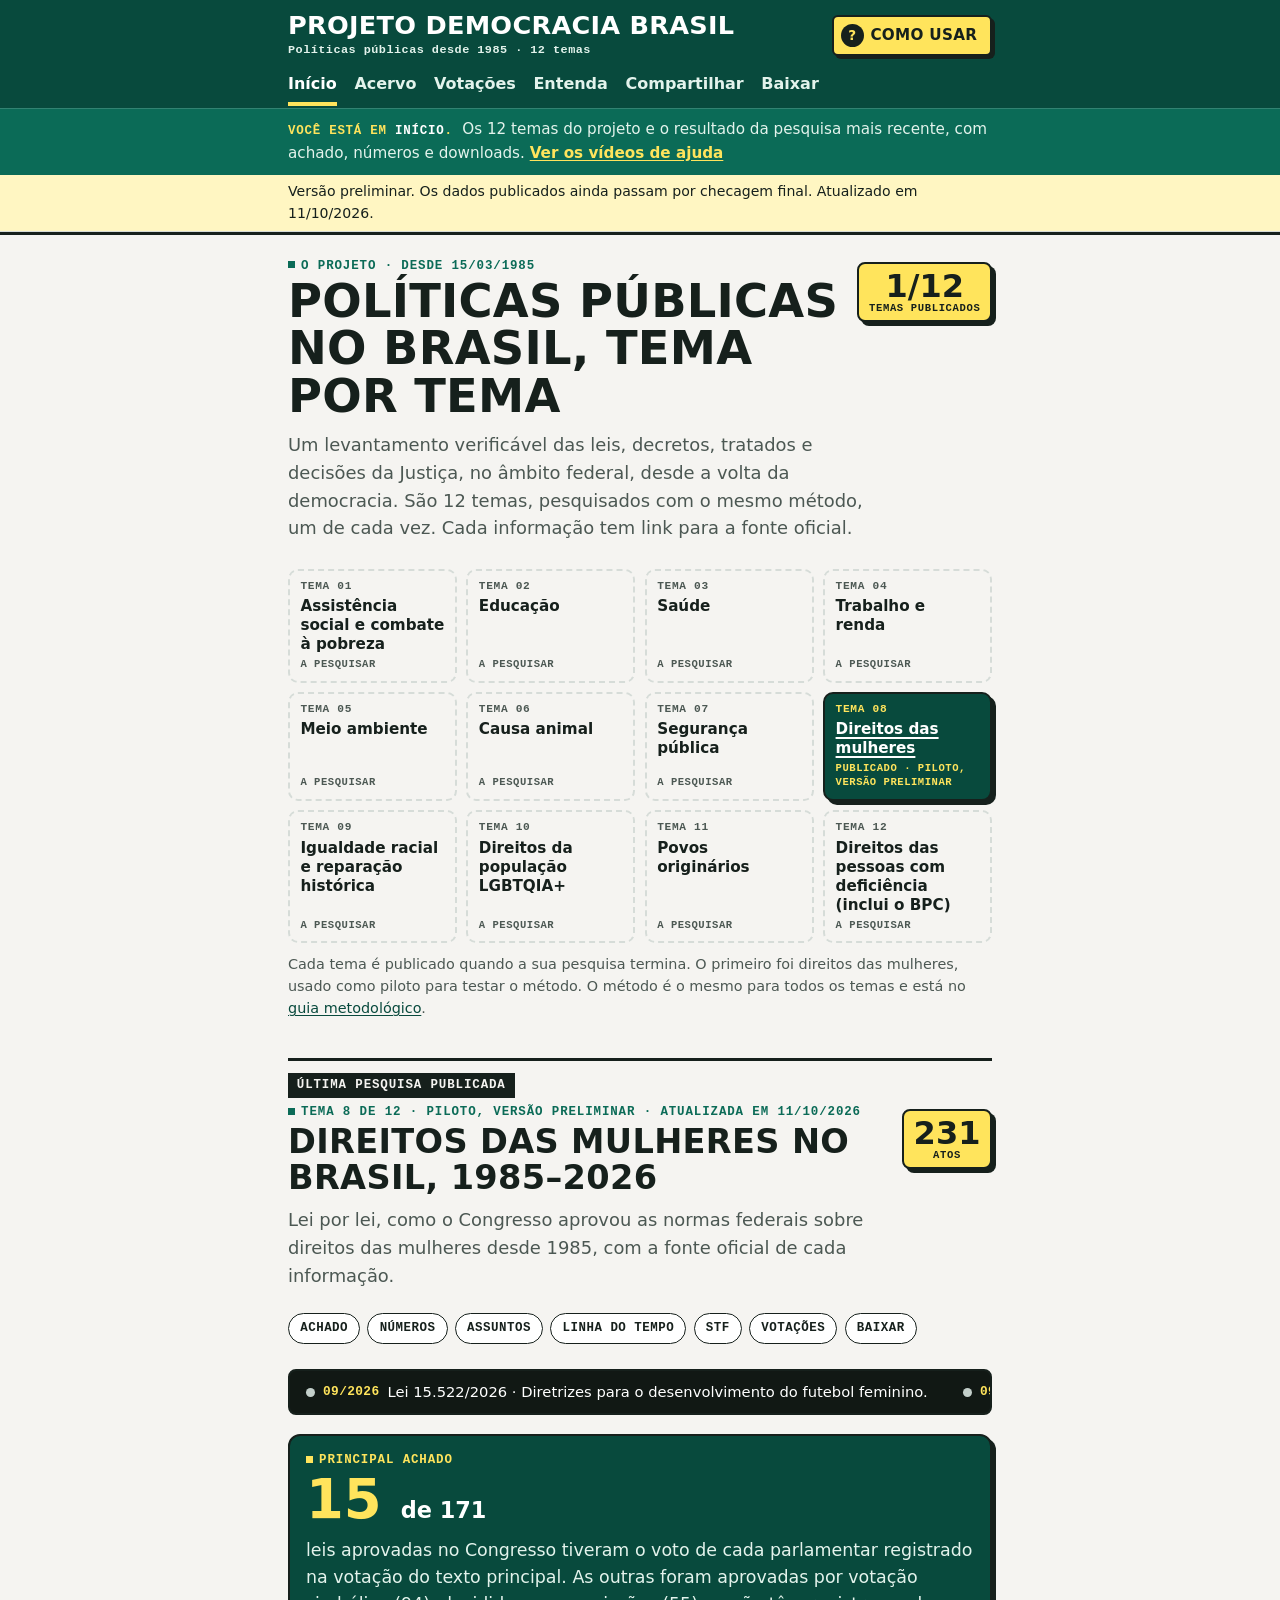
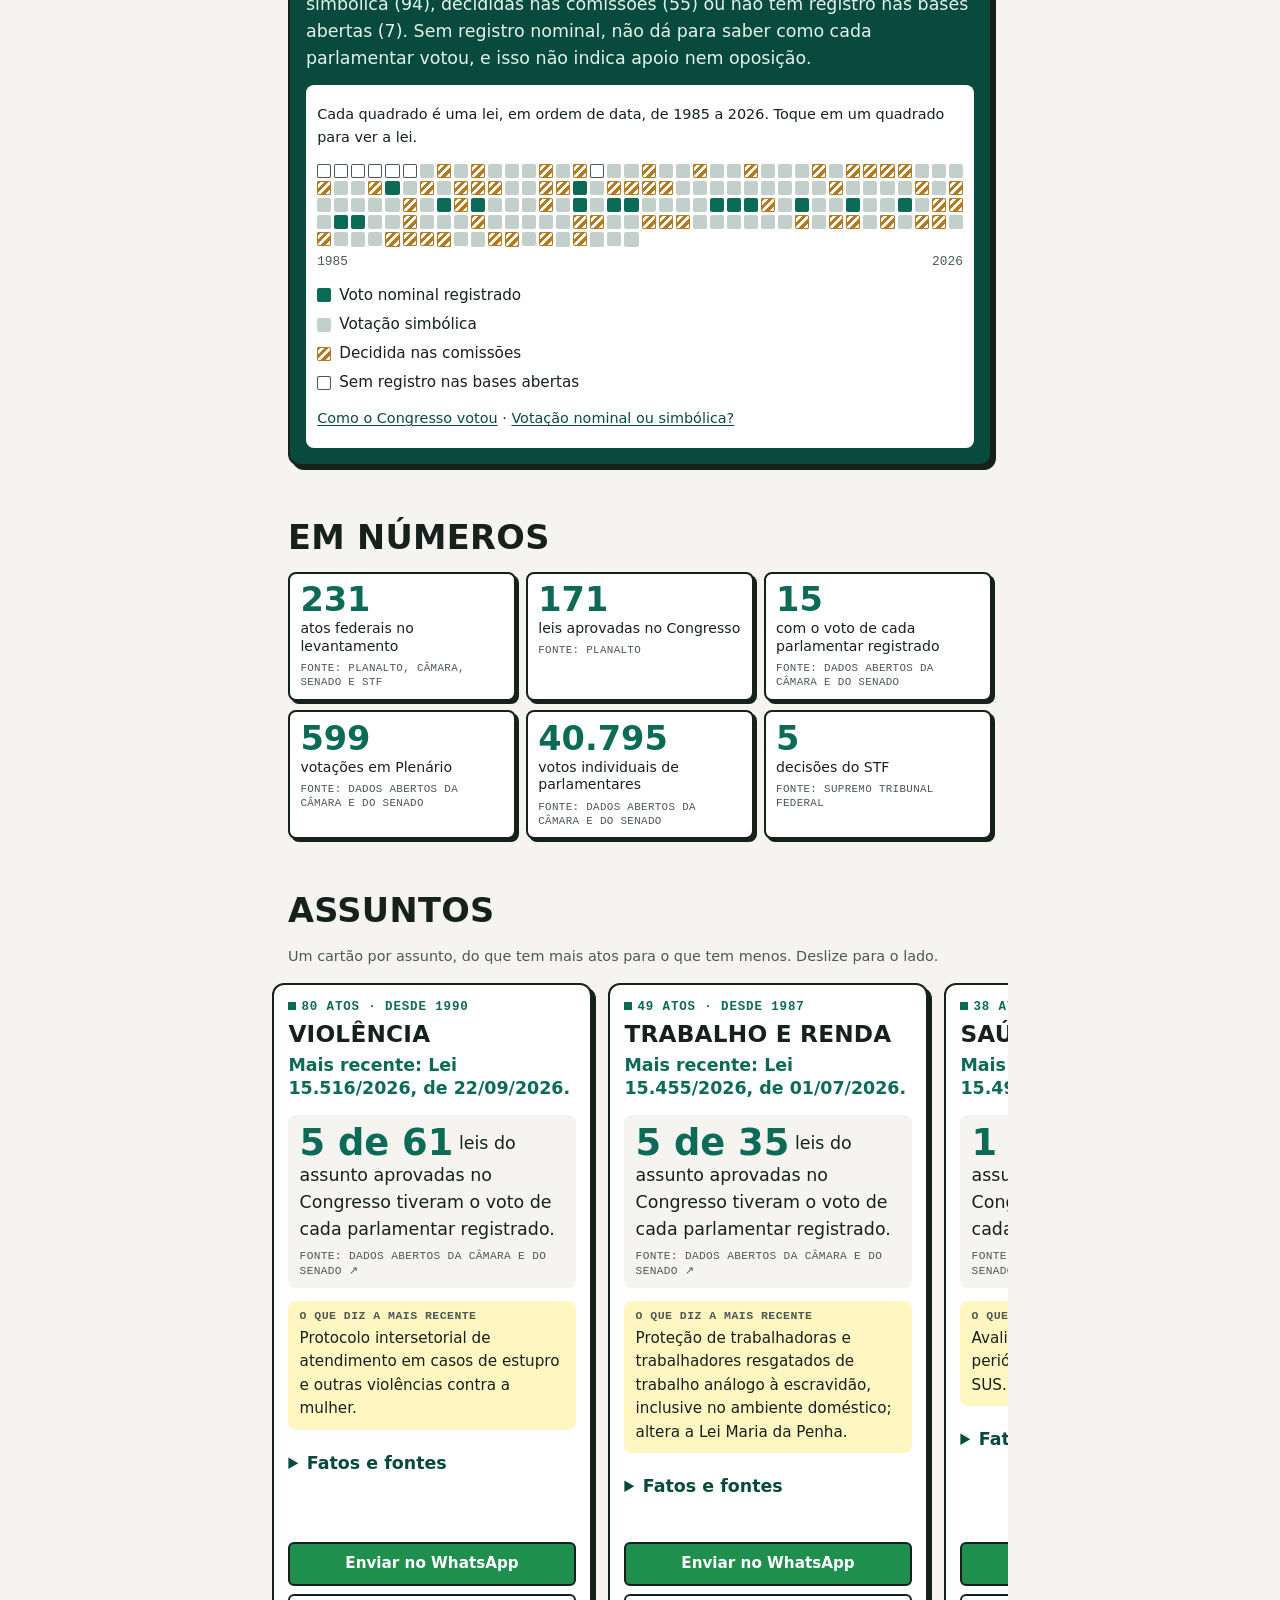
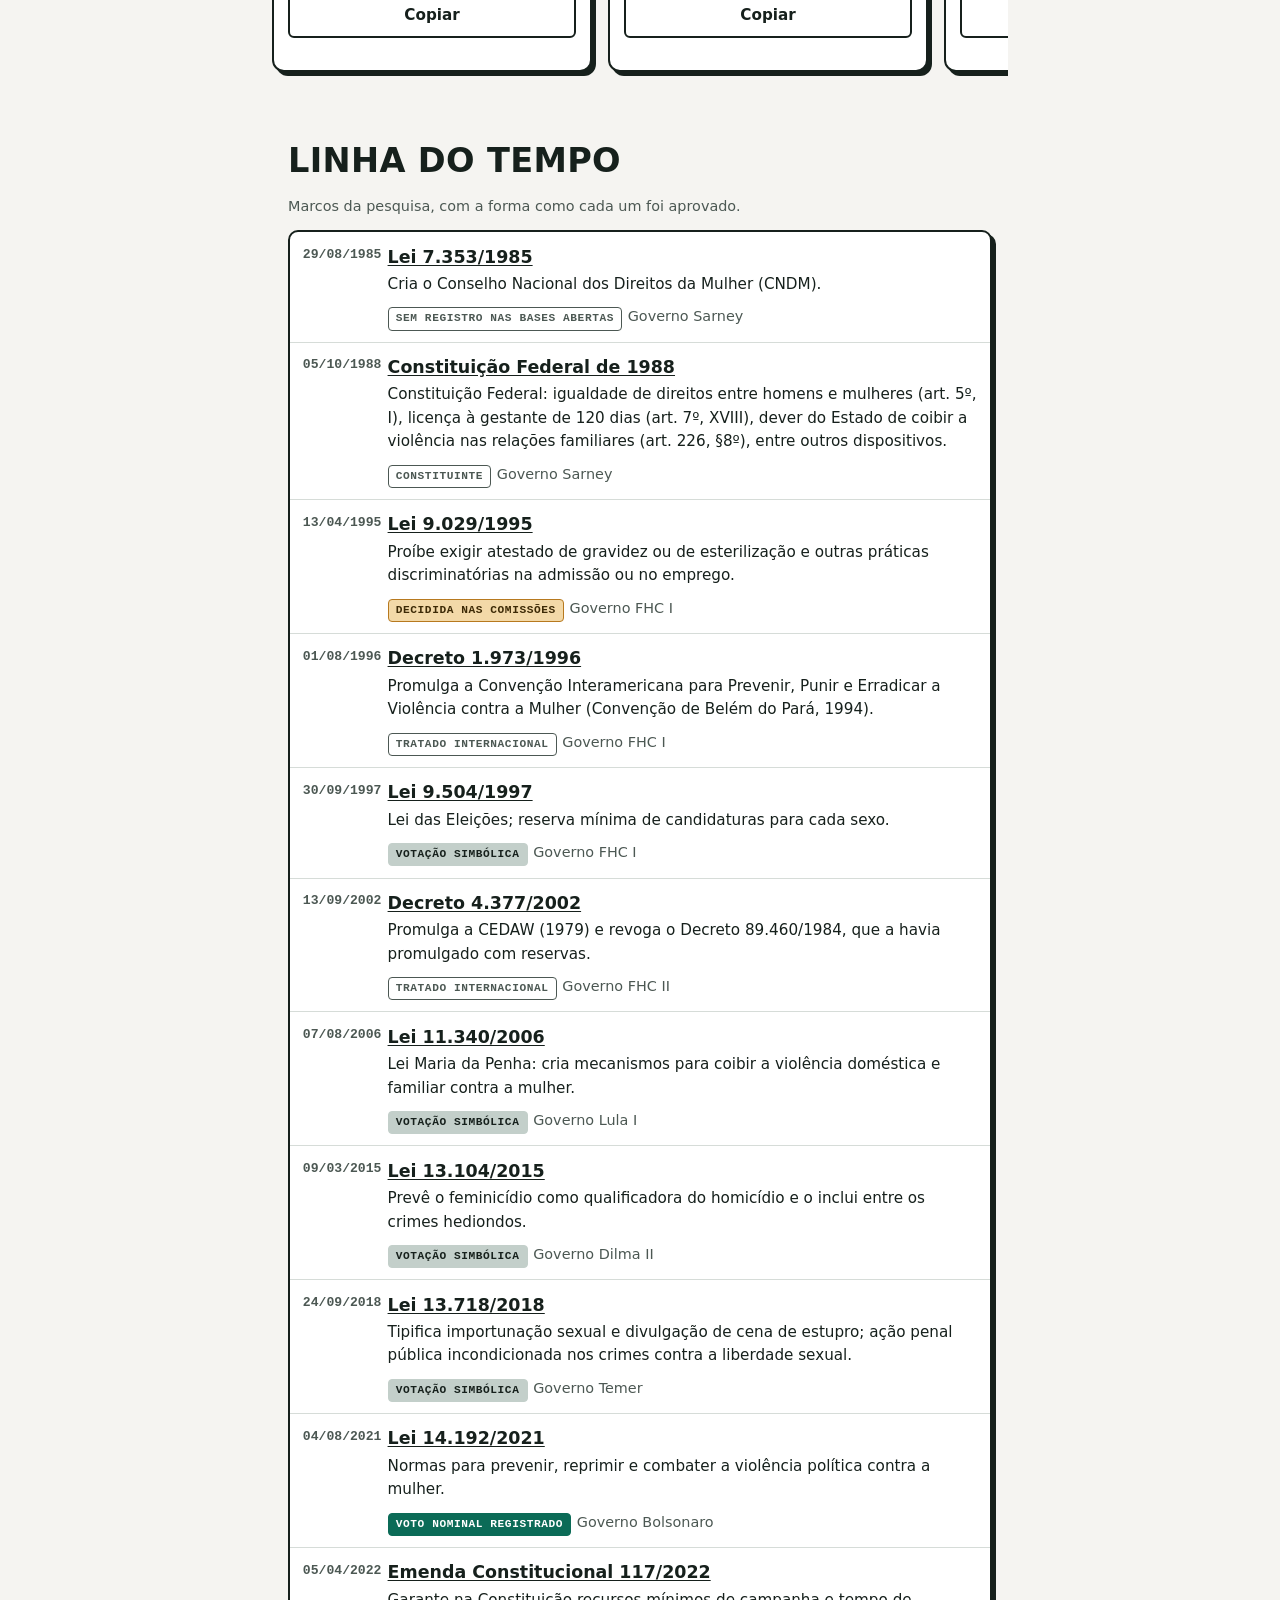
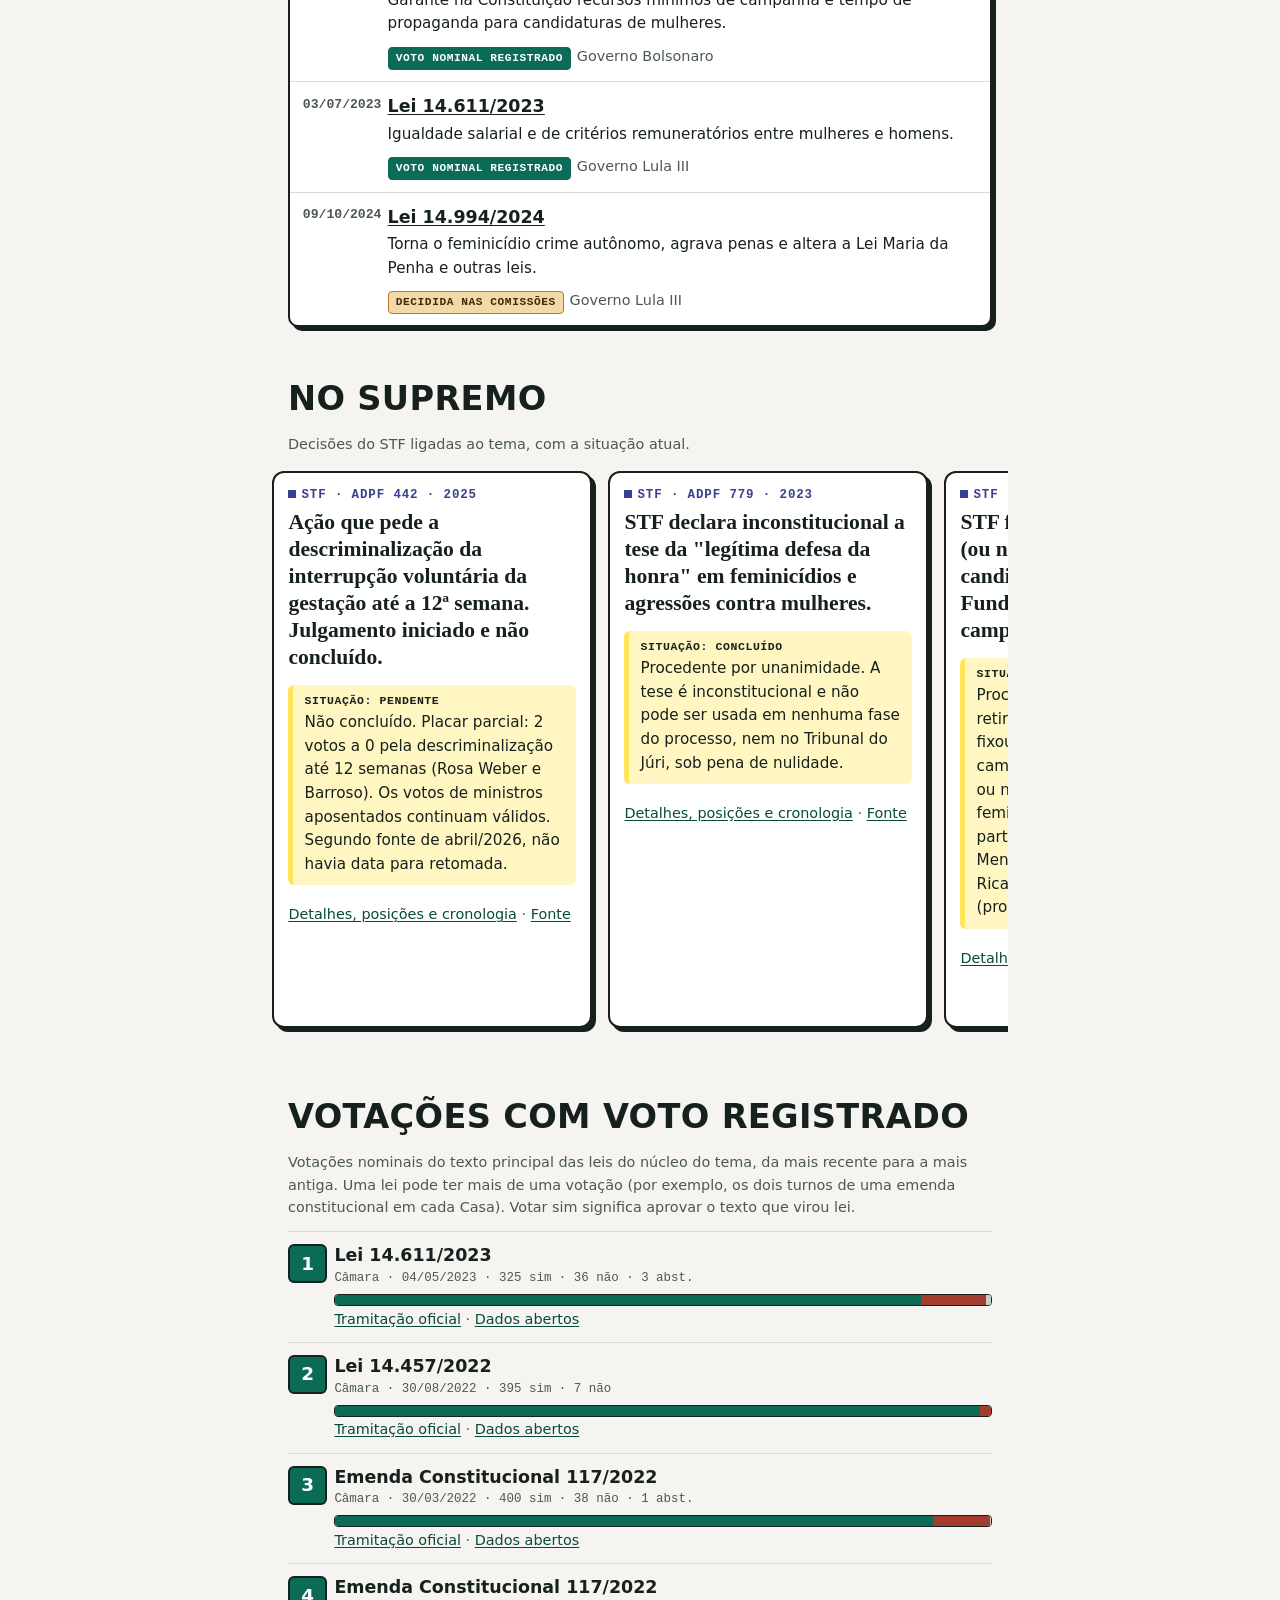
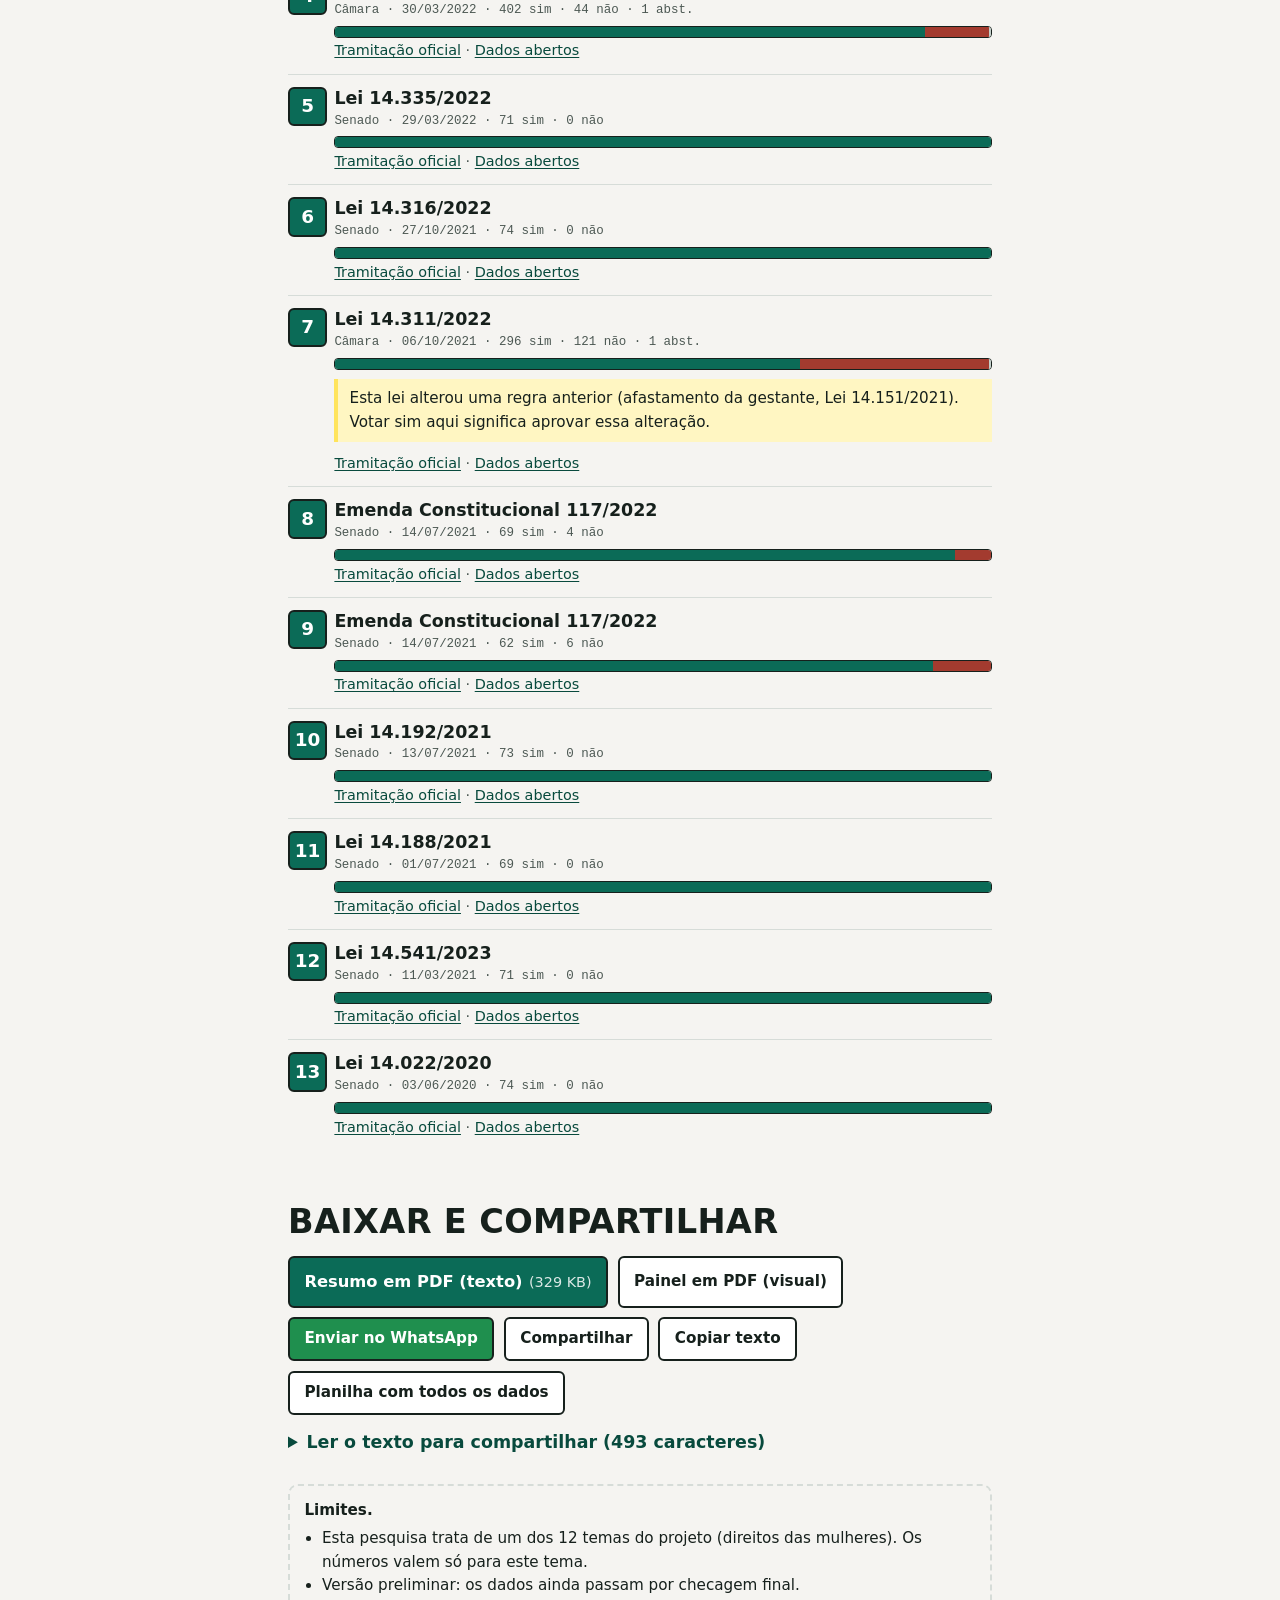
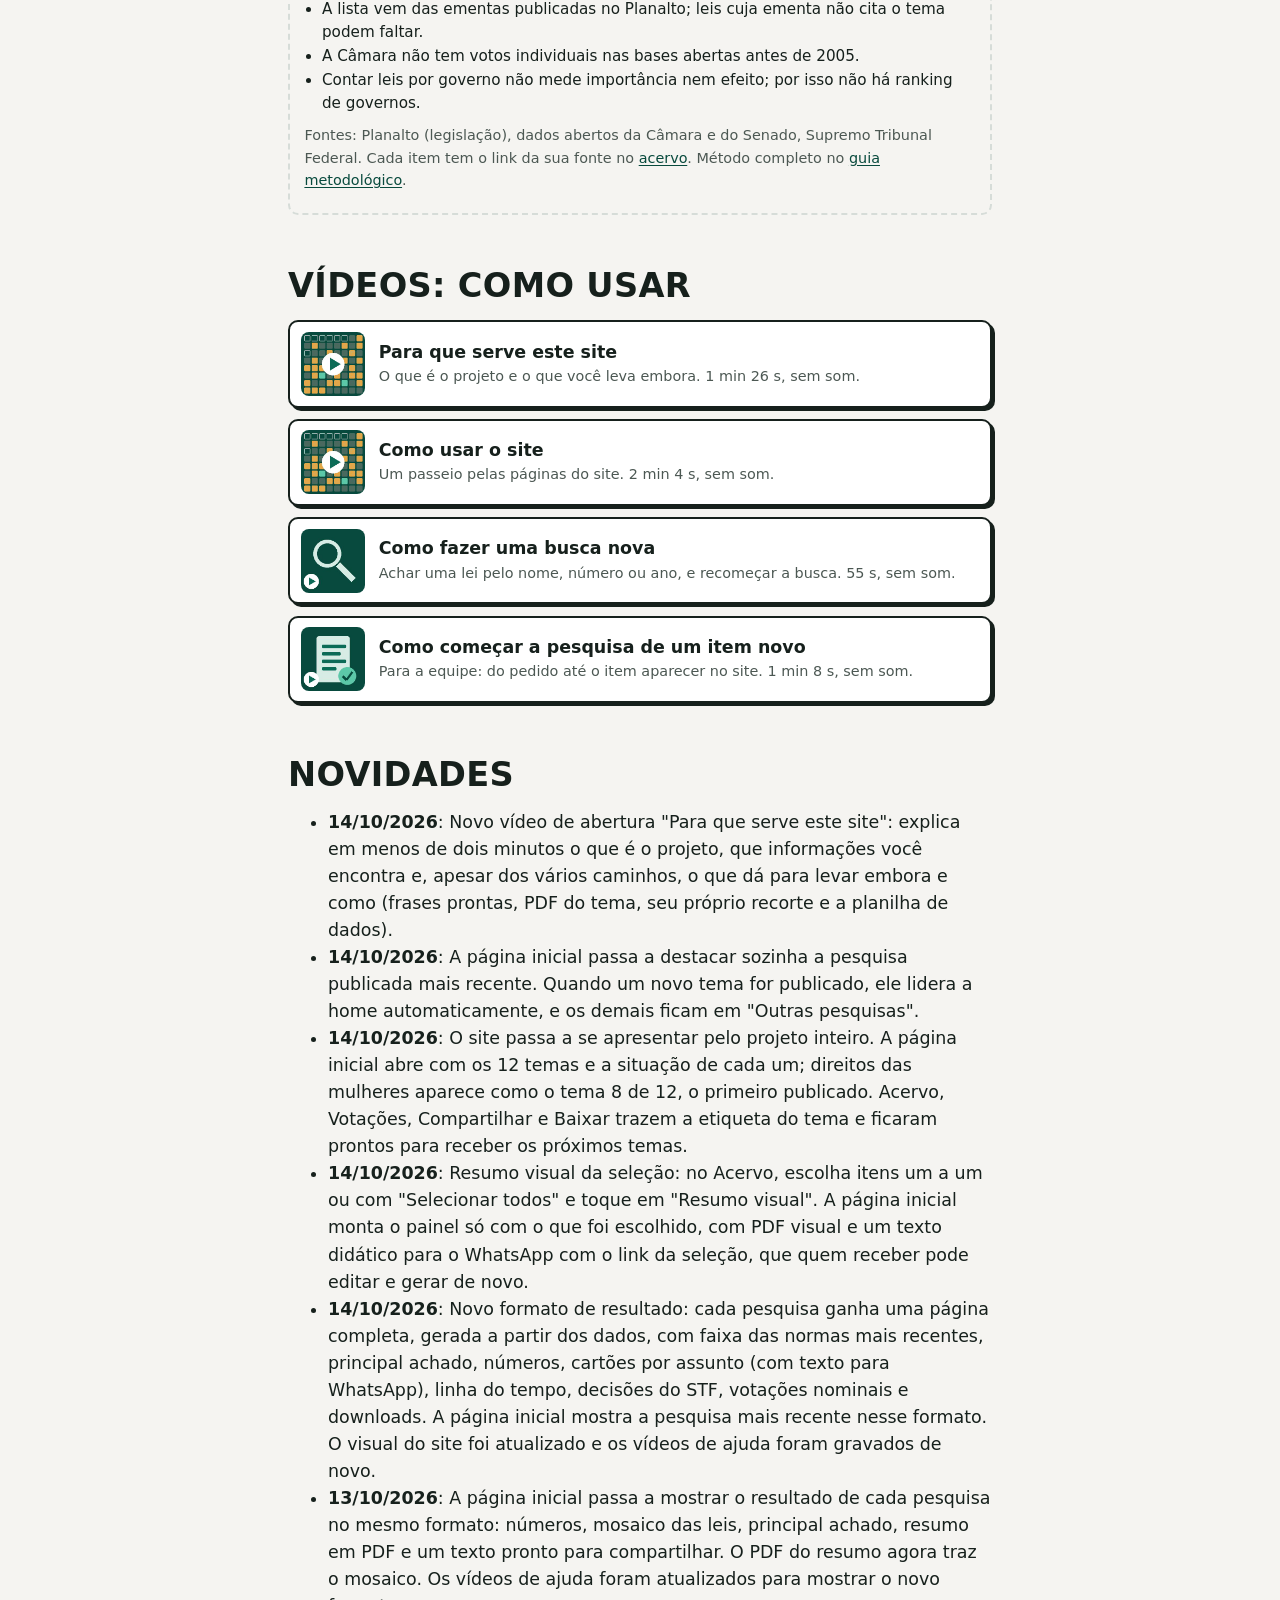
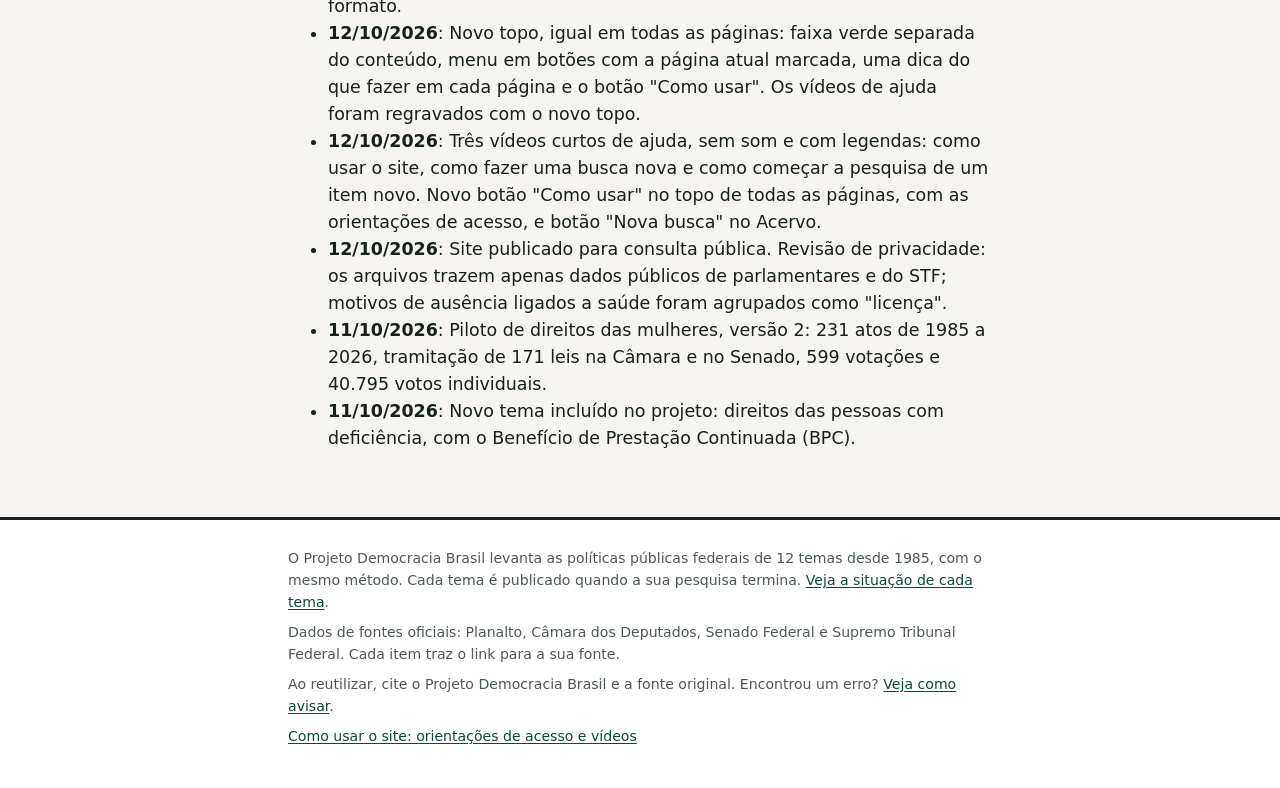
<file: index.html>
<!doctype html>
<html lang="pt-BR">
<head>
<meta charset="utf-8">
<meta name="viewport" content="width=device-width,initial-scale=1">
<title>Projeto Democracia Brasil</title>
<meta name="description" content="Levantamento verificável das políticas públicas federais no Brasil desde 1985, em 12 temas, com fontes oficiais.">
<meta property="og:title" content="Projeto Democracia Brasil">
<meta property="og:description" content="Levantamento verificável das políticas públicas federais no Brasil desde 1985, em 12 temas, com fontes oficiais.">
<meta name="theme-color" content="#084a3d">
<link rel="icon" href="assets/icone.svg" type="image/svg+xml">
<link rel="stylesheet" href="assets/estilo.css?v=e6513063">
</head>
<body>
<a class="pular" href="#conteudo">Pular para o conteúdo</a>
<header class="topo">
<div class="topo-marca"><div class="coluna">
<a class="marca-site" href="index.html">Projeto Democracia Brasil<span class="marca-sub">Políticas públicas desde 1985 · 12 temas</span></a>
<a class="ajuda" href="como-usar.html"><span aria-hidden="true">?</span>Como usar</a>
</div></div>
<nav class="menu" aria-label="Seções"><div class="coluna"><a href="index.html" aria-current="page">Início</a><a href="acervo.html">Acervo</a><a href="votacoes.html">Votações</a><a href="entenda.html">Entenda</a><a href="compartilhar.html">Compartilhar</a><a href="baixar.html">Baixar</a></div></nav>
<div class="orientacao"><div class="coluna"><span class="voce">Você está em <strong>Início</strong>.</span> Os 12 temas do projeto e o resultado da pesquisa mais recente, com achado, números e downloads. <a href="como-usar.html#videos">Ver os vídeos de ajuda</a></div></div>
<div class="aviso"><div class="coluna">Versão preliminar. Os dados publicados ainda passam por checagem final. Atualizado em 11/10/2026.</div></div>
</header>
<main id="conteudo"><div class="coluna">

<section class="projeto" id="temas" aria-labelledby="titulo-projeto">
<div class="r-abertura">
<div><p class="rotulo">O projeto · desde 15/03/1985</p>
<h1 id="titulo-projeto">Políticas públicas no Brasil, tema por tema</h1></div>
<div class="contador" aria-label="1 de 12 temas publicados"><strong>1/12</strong><span>temas publicados</span></div>
<p class="lead">Um levantamento verificável das leis, decretos, tratados e decisões da Justiça, no âmbito federal, desde a volta da democracia. São 12 temas, pesquisados com o mesmo método, um de cada vez. Cada informação tem link para a fonte oficial.</p>
</div>
<ol class="temas" aria-label="Os 12 temas do projeto"><li><span class="num">Tema 01</span><span class="nome">Assistência social e combate à pobreza</span><span class="situ">A pesquisar</span></li><li><span class="num">Tema 02</span><span class="nome">Educação</span><span class="situ">A pesquisar</span></li><li><span class="num">Tema 03</span><span class="nome">Saúde</span><span class="situ">A pesquisar</span></li><li><span class="num">Tema 04</span><span class="nome">Trabalho e renda</span><span class="situ">A pesquisar</span></li><li><span class="num">Tema 05</span><span class="nome">Meio ambiente</span><span class="situ">A pesquisar</span></li><li><span class="num">Tema 06</span><span class="nome">Causa animal</span><span class="situ">A pesquisar</span></li><li><span class="num">Tema 07</span><span class="nome">Segurança pública</span><span class="situ">A pesquisar</span></li><li class="publicado"><a href="pesquisa-direitos-das-mulheres.html"><span class="num">Tema 08</span><span class="nome">Direitos das mulheres</span><span class="situ">Publicado · piloto, versão preliminar</span></a></li><li><span class="num">Tema 09</span><span class="nome">Igualdade racial e reparação histórica</span><span class="situ">A pesquisar</span></li><li><span class="num">Tema 10</span><span class="nome">Direitos da população LGBTQIA+</span><span class="situ">A pesquisar</span></li><li><span class="num">Tema 11</span><span class="nome">Povos originários</span><span class="situ">A pesquisar</span></li><li><span class="num">Tema 12</span><span class="nome">Direitos das pessoas com deficiência (inclui o BPC)</span><span class="situ">A pesquisar</span></li></ol>
<p class="pequeno">Cada tema é publicado quando a sua pesquisa termina. O primeiro foi direitos das mulheres, usado como piloto para testar o método. O método é o mesmo para todos os temas e está no <a href="downloads/guia_metodologico.md">guia metodológico</a>.</p>
</section>

<div id="painel-selecao" hidden></div>
<div id="resultado-destaque">
<p class="divisor"><span>Última pesquisa publicada</span></p>
<section class="resultado" id="pesquisa-direitos-das-mulheres" aria-labelledby="titulo-direitos-das-mulheres">
<div class="r-abertura">
<div><p class="rotulo">Tema 8 de 12 · Piloto, versão preliminar · atualizada em 11/10/2026</p>
<h2 id="titulo-direitos-das-mulheres">Direitos das mulheres no Brasil, 1985–2026</h2></div>
<div class="contador" aria-label="231 atos no levantamento"><strong>231</strong><span>atos</span></div>
<p class="lead">Lei por lei, como o Congresso aprovou as normas federais sobre direitos das mulheres desde 1985, com a fonte oficial de cada informação.</p>
</div>
<nav class="sumario" aria-label="Partes do resultado"><a href="#achado-direitos-das-mulheres">Achado</a><a href="#numeros-direitos-das-mulheres">Números</a><a href="#assuntos-direitos-das-mulheres">Assuntos</a><a href="#tempo-direitos-das-mulheres">Linha do tempo</a><a href="#stf-direitos-das-mulheres">STF</a><a href="#votos-direitos-das-mulheres">Votações</a><a href="#baixar-direitos-das-mulheres">Baixar</a></nav>
<div class="faixa" role="region" aria-label="Normas mais recentes da pesquisa"><div class="trilho"><a href="acervo.html#MUL-2026-021"><i class="simbolica" aria-hidden="true"></i><b>09/2026</b>Lei 15.522/2026 · Diretrizes para o desenvolvimento do futebol feminino.</a><a href="acervo.html#MUL-2026-020"><i class="simbolica" aria-hidden="true"></i><b>09/2026</b>Lei 15.516/2026 · Protocolo intersetorial de atendimento em casos de estupro e outras vi…</a><a href="acervo.html#MUL-2026-019"><i class="simbolica" aria-hidden="true"></i><b>09/2026</b>Lei 15.493/2026 · Avaliação médica completa e periódica da saúde da mulher no SUS.</a><a href="acervo.html#MUL-2026-016"><i class="comissoes" aria-hidden="true"></i><b>07/2026</b>Lei 15.478/2026 · Divulgação do serviço telefônico de denúncias de violência contra a mu…</a><a href="acervo.html#MUL-2026-017"><i class="outro" aria-hidden="true"></i><b>07/2026</b>Decreto 13.083/2026 · Sistema Integrado Mulher Segura e painel público de monitoramento.</a><a href="acervo.html#MUL-2026-018"><i class="outro" aria-hidden="true"></i><b>07/2026</b>Decreto 13.084/2026 · Programa Alerta Mulher Segura; regulamenta a monitoração eletrônica pr…</a><a href="acervo.html#MUL-2026-015"><i class="simbolica" aria-hidden="true"></i><b>07/2026</b>Lei 15.474/2026 · Regras para aerossol de extratos vegetais para defesa pessoal da mulhe…</a><a href="acervo.html#MUL-2026-014"><i class="comissoes" aria-hidden="true"></i><b>07/2026</b>Lei 15.466/2026 · Cria o Banco Nacional de Boas Práticas contra a violência contra a mul…</a><a href="acervo.html#MUL-2026-013"><i class="simbolica" aria-hidden="true"></i><b>07/2026</b>Lei 15.455/2026 · Proteção de trabalhadoras e trabalhadores resgatados de trabalho análo…</a><a href="acervo.html#MUL-2026-012"><i class="comissoes" aria-hidden="true"></i><b>06/2026</b>Lei 15.451/2026 · Prioriza o abastecimento de alimentos à rede de acolhimento de mulhere…</a><a href="acervo.html#MUL-2026-MP15438"><i class="comissoes" aria-hidden="true"></i><b>06/2026</b>Lei 15.438/2026 · Altera a Lei Maria da Penha e o Código Penal: prazo maior para queixa …</a><a href="acervo.html#MUL-2026-011"><i class="simbolica" aria-hidden="true"></i><b>06/2026</b>Lei 15.423/2026 · Divulgação, na Voz do Brasil, dos serviços da rede de enfrentamento à …</a><span aria-hidden="true" style="display:contents"><a tabindex="-1" href="acervo.html#MUL-2026-021"><i class="simbolica" aria-hidden="true"></i><b>09/2026</b>Lei 15.522/2026 · Diretrizes para o desenvolvimento do futebol feminino.</a><a tabindex="-1" href="acervo.html#MUL-2026-020"><i class="simbolica" aria-hidden="true"></i><b>09/2026</b>Lei 15.516/2026 · Protocolo intersetorial de atendimento em casos de estupro e outras vi…</a><a tabindex="-1" href="acervo.html#MUL-2026-019"><i class="simbolica" aria-hidden="true"></i><b>09/2026</b>Lei 15.493/2026 · Avaliação médica completa e periódica da saúde da mulher no SUS.</a><a tabindex="-1" href="acervo.html#MUL-2026-016"><i class="comissoes" aria-hidden="true"></i><b>07/2026</b>Lei 15.478/2026 · Divulgação do serviço telefônico de denúncias de violência contra a mu…</a><a tabindex="-1" href="acervo.html#MUL-2026-017"><i class="outro" aria-hidden="true"></i><b>07/2026</b>Decreto 13.083/2026 · Sistema Integrado Mulher Segura e painel público de monitoramento.</a><a tabindex="-1" href="acervo.html#MUL-2026-018"><i class="outro" aria-hidden="true"></i><b>07/2026</b>Decreto 13.084/2026 · Programa Alerta Mulher Segura; regulamenta a monitoração eletrônica pr…</a><a tabindex="-1" href="acervo.html#MUL-2026-015"><i class="simbolica" aria-hidden="true"></i><b>07/2026</b>Lei 15.474/2026 · Regras para aerossol de extratos vegetais para defesa pessoal da mulhe…</a><a tabindex="-1" href="acervo.html#MUL-2026-014"><i class="comissoes" aria-hidden="true"></i><b>07/2026</b>Lei 15.466/2026 · Cria o Banco Nacional de Boas Práticas contra a violência contra a mul…</a><a tabindex="-1" href="acervo.html#MUL-2026-013"><i class="simbolica" aria-hidden="true"></i><b>07/2026</b>Lei 15.455/2026 · Proteção de trabalhadoras e trabalhadores resgatados de trabalho análo…</a><a tabindex="-1" href="acervo.html#MUL-2026-012"><i class="comissoes" aria-hidden="true"></i><b>06/2026</b>Lei 15.451/2026 · Prioriza o abastecimento de alimentos à rede de acolhimento de mulhere…</a><a tabindex="-1" href="acervo.html#MUL-2026-MP15438"><i class="comissoes" aria-hidden="true"></i><b>06/2026</b>Lei 15.438/2026 · Altera a Lei Maria da Penha e o Código Penal: prazo maior para queixa …</a><a tabindex="-1" href="acervo.html#MUL-2026-011"><i class="simbolica" aria-hidden="true"></i><b>06/2026</b>Lei 15.423/2026 · Divulgação, na Voz do Brasil, dos serviços da rede de enfrentamento à …</a></span></div></div>

<div class="achado" id="achado-direitos-das-mulheres">
<p class="rotulo">Principal achado</p>
<p class="grande">15 <small>de 171</small></p>
<p>leis aprovadas no Congresso tiveram o voto de cada parlamentar registrado na votação do texto principal. As outras foram aprovadas por votação simbólica (94), decididas nas comissões (55) ou não têm registro nas bases abertas (7). Sem registro nominal, não dá para saber como cada parlamentar votou, e isso não indica apoio nem oposição.</p>
<div class="painel">
<p class="pequeno">Cada quadrado é uma lei, em ordem de data, de 1985 a 2026. Toque em um quadrado para ver a lei.</p>
<div class="mosaico" role="list" aria-label="Leis em ordem de data"><a class="s-sem-registro" href="acervo.html#MUL-1985-002" title="Lei 7.353/1985: sem registro nas bases abertas" aria-label="Lei 7.353/1985, sem registro nas bases abertas"></a><a class="s-sem-registro" href="acervo.html#MUL-1985-004" title="Lei 7.417/1985: sem registro nas bases abertas" aria-label="Lei 7.417/1985, sem registro nas bases abertas"></a><a class="s-sem-registro" href="acervo.html#MUL-1985-005" title="Lei 7.437/1985: sem registro nas bases abertas" aria-label="Lei 7.437/1985, sem registro nas bases abertas"></a><a class="s-sem-registro" href="acervo.html#MUL-1987-001" title="Lei 7.622/1987: sem registro nas bases abertas" aria-label="Lei 7.622/1987, sem registro nas bases abertas"></a><a class="s-sem-registro" href="acervo.html#MUL-1987-002" title="Lei 7.644/1987: sem registro nas bases abertas" aria-label="Lei 7.644/1987, sem registro nas bases abertas"></a><a class="s-sem-registro" href="acervo.html#MUL-1989-001" title="Lei 7.855/1989: sem registro nas bases abertas" aria-label="Lei 7.855/1989, sem registro nas bases abertas"></a><a class="s-simbolica" href="acervo.html#MUL-1990-001" title="Lei 8.072/1990: votação simbólica" aria-label="Lei 8.072/1990, votação simbólica"></a><a class="s-comissoes" href="acervo.html#MUL-1991-001" title="Lei 8.194/1991: decidida nas comissões" aria-label="Lei 8.194/1991, decidida nas comissões"></a><a class="s-simbolica" href="acervo.html#MUL-1994-001" title="Lei 8.861/1994: votação simbólica" aria-label="Lei 8.861/1994, votação simbólica"></a><a class="s-comissoes" href="acervo.html#MUL-1995-001" title="Lei 9.029/1995: decidida nas comissões" aria-label="Lei 9.029/1995, decidida nas comissões"></a><a class="s-simbolica" href="acervo.html#MUL-1995-002" title="Lei 9.100/1995: votação simbólica" aria-label="Lei 9.100/1995, votação simbólica"></a><a class="s-simbolica" href="acervo.html#MUL-1996-001" title="Lei 9.263/1996: votação simbólica" aria-label="Lei 9.263/1996, votação simbólica"></a><a class="s-simbolica" href="acervo.html#MUL-1997-001" title="Lei 9.504/1997: votação simbólica" aria-label="Lei 9.504/1997, votação simbólica"></a><a class="s-comissoes" href="acervo.html#MUL-1997-002" title="Lei 9.520/1997: decidida nas comissões" aria-label="Lei 9.520/1997, decidida nas comissões"></a><a class="s-simbolica" href="acervo.html#MUL-1999-001" title="Lei 9.797/1999: votação simbólica" aria-label="Lei 9.797/1999, votação simbólica"></a><a class="s-comissoes" href="acervo.html#MUL-1999-002" title="Lei 9.799/1999: decidida nas comissões" aria-label="Lei 9.799/1999, decidida nas comissões"></a><a class="s-sem-registro" href="acervo.html#MUL-2001-001" title="Lei 10.208/2001: sem registro nas bases abertas" aria-label="Lei 10.208/2001, sem registro nas bases abertas"></a><a class="s-simbolica" href="acervo.html#MUL-2001-002" title="Lei 10.223/2001: votação simbólica" aria-label="Lei 10.223/2001, votação simbólica"></a><a class="s-simbolica" href="acervo.html#MUL-2001-003" title="Lei 10.224/2001: votação simbólica" aria-label="Lei 10.224/2001, votação simbólica"></a><a class="s-comissoes" href="acervo.html#MUL-2001-004" title="Lei 10.244/2001: decidida nas comissões" aria-label="Lei 10.244/2001, decidida nas comissões"></a><a class="s-simbolica" href="acervo.html#MUL-2002-001" title="Lei 10.406/2002: votação simbólica" aria-label="Lei 10.406/2002, votação simbólica"></a><a class="s-simbolica" href="acervo.html#MUL-2002-002" title="Lei 10.421/2002: votação simbólica" aria-label="Lei 10.421/2002, votação simbólica"></a><a class="s-comissoes" href="acervo.html#MUL-2002-003" title="Lei 10.516/2002: decidida nas comissões" aria-label="Lei 10.516/2002, decidida nas comissões"></a><a class="s-simbolica" href="acervo.html#MUL-2003-001" title="Lei 10.683/2003: votação simbólica" aria-label="Lei 10.683/2003, votação simbólica"></a><a class="s-simbolica" href="acervo.html#MUL-2003-003" title="Lei 10.710/2003: votação simbólica" aria-label="Lei 10.710/2003, votação simbólica"></a><a class="s-comissoes" href="acervo.html#MUL-2003-004" title="Lei 10.714/2003: decidida nas comissões" aria-label="Lei 10.714/2003, decidida nas comissões"></a><a class="s-simbolica" href="acervo.html#MUL-2003-005" title="Lei 10.778/2003: votação simbólica" aria-label="Lei 10.778/2003, votação simbólica"></a><a class="s-simbolica" href="acervo.html#MUL-2004-003" title="Lei 10.886/2004: votação simbólica" aria-label="Lei 10.886/2004, votação simbólica"></a><a class="s-simbolica" href="acervo.html#MUL-2005-002" title="Lei 11.106/2005: votação simbólica" aria-label="Lei 11.106/2005, votação simbólica"></a><a class="s-comissoes" href="acervo.html#MUL-2005-003" title="Lei 11.108/2005: decidida nas comissões" aria-label="Lei 11.108/2005, decidida nas comissões"></a><a class="s-simbolica" href="acervo.html#MUL-2006-001" title="Lei 11.340/2006: votação simbólica" aria-label="Lei 11.340/2006, votação simbólica"></a><a class="s-comissoes" href="acervo.html#MUL-2007-001" title="Lei 11.634/2007: decidida nas comissões" aria-label="Lei 11.634/2007, decidida nas comissões"></a><a class="s-comissoes" href="acervo.html#MUL-2008-003" title="Lei 11.664/2008: decidida nas comissões" aria-label="Lei 11.664/2008, decidida nas comissões"></a><a class="s-comissoes" href="acervo.html#MUL-2008-004" title="Lei 11.770/2008: decidida nas comissões" aria-label="Lei 11.770/2008, decidida nas comissões"></a><a class="s-comissoes" href="acervo.html#MUL-2008-005" title="Lei 11.804/2008: decidida nas comissões" aria-label="Lei 11.804/2008, decidida nas comissões"></a><a class="s-simbolica" href="acervo.html#MUL-2009-001" title="Lei 11.942/2009: votação simbólica" aria-label="Lei 11.942/2009, votação simbólica"></a><a class="s-simbolica" href="acervo.html#MUL-2009-002" title="Lei 12.015/2009: votação simbólica" aria-label="Lei 12.015/2009, votação simbólica"></a><a class="s-simbolica" href="acervo.html#MUL-2009-003" title="Lei 12.034/2009: votação simbólica" aria-label="Lei 12.034/2009, votação simbólica"></a><a class="s-comissoes" href="acervo.html#MUL-2009-004" title="Lei 12.121/2009: decidida nas comissões" aria-label="Lei 12.121/2009, decidida nas comissões"></a><a class="s-simbolica" href="acervo.html#MUL-2010-001" title="Lei 12.227/2010: votação simbólica" aria-label="Lei 12.227/2010, votação simbólica"></a><a class="s-simbolica" href="acervo.html#MUL-2011-001" title="Lei 12.470/2011: votação simbólica" aria-label="Lei 12.470/2011, votação simbólica"></a><a class="s-comissoes" href="acervo.html#MUL-2012-002" title="Lei 12.605/2012: decidida nas comissões" aria-label="Lei 12.605/2012, decidida nas comissões"></a><a class="s-nominal" href="acervo.html#MUL-2013-002" title="Emenda Constitucional 72/2013: voto nominal registrado" aria-label="Emenda Constitucional 72/2013, voto nominal registrado"></a><a class="s-simbolica" href="acervo.html#MUL-2013-003" title="Lei 12.802/2013: votação simbólica" aria-label="Lei 12.802/2013, votação simbólica"></a><a class="s-comissoes" href="acervo.html#MUL-2013-004" title="Lei 12.812/2013: decidida nas comissões" aria-label="Lei 12.812/2013, decidida nas comissões"></a><a class="s-simbolica" href="acervo.html#MUL-2013-005" title="Lei 12.845/2013: votação simbólica" aria-label="Lei 12.845/2013, votação simbólica"></a><a class="s-comissoes" href="acervo.html#MUL-2013-008" title="Lei 12.895/2013: decidida nas comissões" aria-label="Lei 12.895/2013, decidida nas comissões"></a><a class="s-comissoes" href="acervo.html#MUL-2014-002" title="Lei 12.964/2014: decidida nas comissões" aria-label="Lei 12.964/2014, decidida nas comissões"></a><a class="s-comissoes" href="acervo.html#MUL-2014-003" title="Lei 13.014/2014: decidida nas comissões" aria-label="Lei 13.014/2014, decidida nas comissões"></a><a class="s-simbolica" href="acervo.html#MUL-2014-004" title="Lei 13.025/2014: votação simbólica" aria-label="Lei 13.025/2014, votação simbólica"></a><a class="s-simbolica" href="acervo.html#MUL-2015-001" title="Lei 13.104/2015: votação simbólica" aria-label="Lei 13.104/2015, votação simbólica"></a><a class="s-comissoes" href="acervo.html#MUL-2015-002" title="Lei 13.109/2015: decidida nas comissões" aria-label="Lei 13.109/2015, decidida nas comissões"></a><a class="s-comissoes" href="acervo.html#MUL-2015-003" title="Lei 13.112/2015: decidida nas comissões" aria-label="Lei 13.112/2015, decidida nas comissões"></a><a class="s-nominal" href="acervo.html#MUL-2015-004" title="Lei Complementar 150/2015: voto nominal registrado" aria-label="Lei Complementar 150/2015, voto nominal registrado"></a><a class="s-simbolica" href="acervo.html#MUL-2015-005" title="Lei 13.165/2015: votação simbólica" aria-label="Lei 13.165/2015, votação simbólica"></a><a class="s-comissoes" href="acervo.html#MUL-2015-006" title="Lei 13.239/2015: decidida nas comissões" aria-label="Lei 13.239/2015, decidida nas comissões"></a><a class="s-comissoes" href="acervo.html#MUL-2016-002" title="Lei 13.287/2016: decidida nas comissões" aria-label="Lei 13.287/2016, decidida nas comissões"></a><a class="s-comissoes" href="acervo.html#MUL-2016-003" title="Lei 13.362/2016: decidida nas comissões" aria-label="Lei 13.362/2016, decidida nas comissões"></a><a class="s-comissoes" href="acervo.html#MUL-2016-004" title="Lei 13.363/2016: decidida nas comissões" aria-label="Lei 13.363/2016, decidida nas comissões"></a><a class="s-simbolica" href="acervo.html#MUL-2017-001" title="Lei 13.427/2017: votação simbólica" aria-label="Lei 13.427/2017, votação simbólica"></a><a class="s-simbolica" href="acervo.html#MUL-2017-002" title="Lei 13.434/2017: votação simbólica" aria-label="Lei 13.434/2017, votação simbólica"></a><a class="s-simbolica" href="acervo.html#MUL-2017-003" title="Lei 13.436/2017: votação simbólica" aria-label="Lei 13.436/2017, votação simbólica"></a><a class="s-simbolica" href="acervo.html#MUL-2017-MP13505" title="Lei 13.505/2017: votação simbólica" aria-label="Lei 13.505/2017, votação simbólica"></a><a class="s-simbolica" href="acervo.html#MUL-2017-004" title="Lei 13.522/2017: votação simbólica" aria-label="Lei 13.522/2017, votação simbólica"></a><a class="s-simbolica" href="acervo.html#MUL-2017-006" title="Lei 13.536/2017: votação simbólica" aria-label="Lei 13.536/2017, votação simbólica"></a><a class="s-simbolica" href="acervo.html#MUL-2018-MP13641" title="Lei 13.641/2018: votação simbólica" aria-label="Lei 13.641/2018, votação simbólica"></a><a class="s-simbolica" href="acervo.html#MUL-2018-002" title="Lei 13.642/2018: votação simbólica" aria-label="Lei 13.642/2018, votação simbólica"></a><a class="s-simbolica" href="acervo.html#MUL-2018-005" title="Lei 13.718/2018: votação simbólica" aria-label="Lei 13.718/2018, votação simbólica"></a><a class="s-comissoes" href="acervo.html#MUL-2018-006" title="Lei 13.721/2018: decidida nas comissões" aria-label="Lei 13.721/2018, decidida nas comissões"></a><a class="s-simbolica" href="acervo.html#MUL-2018-009" title="Lei 13.769/2018: votação simbólica" aria-label="Lei 13.769/2018, votação simbólica"></a><a class="s-simbolica" href="acervo.html#MUL-2018-010" title="Lei 13.770/2018: votação simbólica" aria-label="Lei 13.770/2018, votação simbólica"></a><a class="s-simbolica" href="acervo.html#MUL-2018-MP13772" title="Lei 13.772/2018: votação simbólica" aria-label="Lei 13.772/2018, votação simbólica"></a><a class="s-simbolica" href="acervo.html#MUL-2019-MP13827" title="Lei 13.827/2019: votação simbólica" aria-label="Lei 13.827/2019, votação simbólica"></a><a class="s-comissoes" href="acervo.html#MUL-2019-MP13836" title="Lei 13.836/2019: decidida nas comissões" aria-label="Lei 13.836/2019, decidida nas comissões"></a><a class="s-simbolica" href="acervo.html#MUL-2019-MP13871" title="Lei 13.871/2019: votação simbólica" aria-label="Lei 13.871/2019, votação simbólica"></a><a class="s-comissoes" href="acervo.html#MUL-2019-002" title="Lei 13.872/2019: decidida nas comissões" aria-label="Lei 13.872/2019, decidida nas comissões"></a><a class="s-simbolica" href="acervo.html#MUL-2019-MP13880" title="Lei 13.880/2019: votação simbólica" aria-label="Lei 13.880/2019, votação simbólica"></a><a class="s-simbolica" href="acervo.html#MUL-2019-MP13882" title="Lei 13.882/2019: votação simbólica" aria-label="Lei 13.882/2019, votação simbólica"></a><a class="s-simbolica" href="acervo.html#MUL-2019-MP13894" title="Lei 13.894/2019: votação simbólica" aria-label="Lei 13.894/2019, votação simbólica"></a><a class="s-simbolica" href="acervo.html#MUL-2019-004" title="Lei 13.902/2019: votação simbólica" aria-label="Lei 13.902/2019, votação simbólica"></a><a class="s-simbolica" href="acervo.html#MUL-2019-005" title="Lei 13.931/2019: votação simbólica" aria-label="Lei 13.931/2019, votação simbólica"></a><a class="s-comissoes" href="acervo.html#MUL-2020-001" title="Lei 13.980/2020: decidida nas comissões" aria-label="Lei 13.980/2020, decidida nas comissões"></a><a class="s-simbolica" href="acervo.html#MUL-2020-MP13984" title="Lei 13.984/2020: votação simbólica" aria-label="Lei 13.984/2020, votação simbólica"></a><a class="s-nominal" href="acervo.html#MUL-2020-002" title="Lei 14.022/2020: voto nominal registrado" aria-label="Lei 14.022/2020, voto nominal registrado"></a><a class="s-comissoes" href="acervo.html#MUL-2020-003" title="Lei 14.069/2020: decidida nas comissões" aria-label="Lei 14.069/2020, decidida nas comissões"></a><a class="s-nominal" href="acervo.html#MUL-2021-001" title="Lei 14.132/2021: voto nominal registrado" aria-label="Lei 14.132/2021, voto nominal registrado"></a><a class="s-simbolica" href="acervo.html#MUL-2021-002" title="Lei 14.149/2021: votação simbólica" aria-label="Lei 14.149/2021, votação simbólica"></a><a class="s-simbolica" href="acervo.html#MUL-2021-003" title="Lei 14.151/2021: votação simbólica" aria-label="Lei 14.151/2021, votação simbólica"></a><a class="s-simbolica" href="acervo.html#MUL-2021-004" title="Lei 14.152/2021: votação simbólica" aria-label="Lei 14.152/2021, votação simbólica"></a><a class="s-comissoes" href="acervo.html#MUL-2021-005" title="Lei 14.164/2021: decidida nas comissões" aria-label="Lei 14.164/2021, decidida nas comissões"></a><a class="s-simbolica" href="acervo.html#MUL-2021-006" title="Lei 14.171/2021: votação simbólica" aria-label="Lei 14.171/2021, votação simbólica"></a><a class="s-nominal" href="acervo.html#MUL-2021-007" title="Lei 14.188/2021: voto nominal registrado" aria-label="Lei 14.188/2021, voto nominal registrado"></a><a class="s-simbolica" href="acervo.html#MUL-2021-008" title="Lei 14.190/2021: votação simbólica" aria-label="Lei 14.190/2021, votação simbólica"></a><a class="s-nominal" href="acervo.html#MUL-2021-009" title="Lei 14.192/2021: voto nominal registrado" aria-label="Lei 14.192/2021, voto nominal registrado"></a><a class="s-nominal" href="acervo.html#MUL-2021-010" title="Emenda Constitucional 111/2021: voto nominal registrado" aria-label="Emenda Constitucional 111/2021, voto nominal registrado"></a><a class="s-simbolica" href="acervo.html#MUL-2021-011" title="Lei 14.214/2021: votação simbólica" aria-label="Lei 14.214/2021, votação simbólica"></a><a class="s-simbolica" href="acervo.html#MUL-2021-012" title="Lei 14.232/2021: votação simbólica" aria-label="Lei 14.232/2021, votação simbólica"></a><a class="s-simbolica" href="acervo.html#MUL-2021-013" title="Lei 14.245/2021: votação simbólica" aria-label="Lei 14.245/2021, votação simbólica"></a><a class="s-simbolica" href="acervo.html#MUL-2022-MP14310" title="Lei 14.310/2022: votação simbólica" aria-label="Lei 14.310/2022, votação simbólica"></a><a class="s-nominal" href="acervo.html#MUL-2022-003" title="Lei 14.311/2022: voto nominal registrado" aria-label="Lei 14.311/2022, voto nominal registrado"></a><a class="s-nominal" href="acervo.html#MUL-2022-004" title="Lei 14.316/2022: voto nominal registrado" aria-label="Lei 14.316/2022, voto nominal registrado"></a><a class="s-nominal" href="acervo.html#MUL-2022-005" title="Emenda Constitucional 117/2022: voto nominal registrado" aria-label="Emenda Constitucional 117/2022, voto nominal registrado"></a><a class="s-comissoes" href="acervo.html#MUL-2022-006" title="Lei 14.326/2022: decidida nas comissões" aria-label="Lei 14.326/2022, decidida nas comissões"></a><a class="s-simbolica" href="acervo.html#MUL-2022-007" title="Lei 14.330/2022: votação simbólica" aria-label="Lei 14.330/2022, votação simbólica"></a><a class="s-nominal" href="acervo.html#MUL-2022-008" title="Lei 14.335/2022: voto nominal registrado" aria-label="Lei 14.335/2022, voto nominal registrado"></a><a class="s-simbolica" href="acervo.html#MUL-2022-009" title="Lei 14.443/2022: votação simbólica" aria-label="Lei 14.443/2022, votação simbólica"></a><a class="s-simbolica" href="acervo.html#MUL-2022-010" title="Lei 14.450/2022: votação simbólica" aria-label="Lei 14.450/2022, votação simbólica"></a><a class="s-nominal" href="acervo.html#MUL-2022-011" title="Lei 14.457/2022: voto nominal registrado" aria-label="Lei 14.457/2022, voto nominal registrado"></a><a class="s-simbolica" href="acervo.html#MUL-2023-006" title="Lei 14.538/2023: votação simbólica" aria-label="Lei 14.538/2023, votação simbólica"></a><a class="s-simbolica" href="acervo.html#MUL-2023-007" title="Lei 14.540/2023: votação simbólica" aria-label="Lei 14.540/2023, votação simbólica"></a><a class="s-nominal" href="acervo.html#MUL-2023-008" title="Lei 14.541/2023: voto nominal registrado" aria-label="Lei 14.541/2023, voto nominal registrado"></a><a class="s-simbolica" href="acervo.html#MUL-2023-009" title="Lei 14.542/2023: votação simbólica" aria-label="Lei 14.542/2023, votação simbólica"></a><a class="s-comissoes" href="acervo.html#MUL-2023-MP14550" title="Lei 14.550/2023: decidida nas comissões" aria-label="Lei 14.550/2023, decidida nas comissões"></a><a class="s-comissoes" href="acervo.html#MUL-2023-012" title="Lei 14.583/2023: decidida nas comissões" aria-label="Lei 14.583/2023, decidida nas comissões"></a><a class="s-simbolica" href="acervo.html#MUL-2023-013" title="Lei 14.598/2023: votação simbólica" aria-label="Lei 14.598/2023, votação simbólica"></a><a class="s-nominal" href="acervo.html#MUL-2023-014" title="Lei 14.600/2023: voto nominal registrado" aria-label="Lei 14.600/2023, voto nominal registrado"></a><a class="s-nominal" href="acervo.html#MUL-2023-015" title="Lei 14.611/2023: voto nominal registrado" aria-label="Lei 14.611/2023, voto nominal registrado"></a><a class="s-simbolica" href="acervo.html#MUL-2023-016" title="Lei 14.612/2023: votação simbólica" aria-label="Lei 14.612/2023, votação simbólica"></a><a class="s-simbolica" href="acervo.html#MUL-2023-017" title="Lei 14.614/2023: votação simbólica" aria-label="Lei 14.614/2023, votação simbólica"></a><a class="s-comissoes" href="acervo.html#MUL-2023-022" title="Lei 14.660/2023: decidida nas comissões" aria-label="Lei 14.660/2023, decidida nas comissões"></a><a class="s-simbolica" href="acervo.html#MUL-2023-MP14674" title="Lei 14.674/2023: votação simbólica" aria-label="Lei 14.674/2023, votação simbólica"></a><a class="s-simbolica" href="acervo.html#MUL-2023-023" title="Lei 14.682/2023: votação simbólica" aria-label="Lei 14.682/2023, votação simbólica"></a><a class="s-simbolica" href="acervo.html#MUL-2023-024" title="Lei 14.683/2023: votação simbólica" aria-label="Lei 14.683/2023, votação simbólica"></a><a class="s-comissoes" href="acervo.html#MUL-2023-025" title="Lei 14.713/2023: decidida nas comissões" aria-label="Lei 14.713/2023, decidida nas comissões"></a><a class="s-simbolica" href="acervo.html#MUL-2023-026" title="Lei 14.717/2023: votação simbólica" aria-label="Lei 14.717/2023, votação simbólica"></a><a class="s-simbolica" href="acervo.html#MUL-2023-027" title="Lei 14.721/2023: votação simbólica" aria-label="Lei 14.721/2023, votação simbólica"></a><a class="s-simbolica" href="acervo.html#MUL-2023-029" title="Lei 14.737/2023: votação simbólica" aria-label="Lei 14.737/2023, votação simbólica"></a><a class="s-simbolica" href="acervo.html#MUL-2023-030" title="Lei 14.786/2023: votação simbólica" aria-label="Lei 14.786/2023, votação simbólica"></a><a class="s-simbolica" href="acervo.html#MUL-2024-002" title="Lei 14.847/2024: votação simbólica" aria-label="Lei 14.847/2024, votação simbólica"></a><a class="s-comissoes" href="acervo.html#MUL-2024-MP14857" title="Lei 14.857/2024: decidida nas comissões" aria-label="Lei 14.857/2024, decidida nas comissões"></a><a class="s-comissoes" href="acervo.html#MUL-2024-MP14887" title="Lei 14.887/2024: decidida nas comissões" aria-label="Lei 14.887/2024, decidida nas comissões"></a><a class="s-simbolica" href="acervo.html#MUL-2024-003" title="Lei 14.899/2024: votação simbólica" aria-label="Lei 14.899/2024, votação simbólica"></a><a class="s-simbolica" href="acervo.html#MUL-2024-004" title="Lei 14.925/2024: votação simbólica" aria-label="Lei 14.925/2024, votação simbólica"></a><a class="s-comissoes" href="acervo.html#MUL-2024-006" title="Lei 14.986/2024: decidida nas comissões" aria-label="Lei 14.986/2024, decidida nas comissões"></a><a class="s-comissoes" href="acervo.html#MUL-2024-007" title="Lei 14.994/2024: decidida nas comissões" aria-label="Lei 14.994/2024, decidida nas comissões"></a><a class="s-comissoes" href="acervo.html#MUL-2024-008" title="Lei 15.035/2024: decidida nas comissões" aria-label="Lei 15.035/2024, decidida nas comissões"></a><a class="s-simbolica" href="acervo.html#MUL-2025-001" title="Lei 15.116/2025: votação simbólica" aria-label="Lei 15.116/2025, votação simbólica"></a><a class="s-simbolica" href="acervo.html#MUL-2025-002" title="Lei 15.123/2025: votação simbólica" aria-label="Lei 15.123/2025, votação simbólica"></a><a class="s-simbolica" href="acervo.html#MUL-2025-003" title="Lei 15.124/2025: votação simbólica" aria-label="Lei 15.124/2025, votação simbólica"></a><a class="s-simbolica" href="acervo.html#MUL-2025-MP15125" title="Lei 15.125/2025: votação simbólica" aria-label="Lei 15.125/2025, votação simbólica"></a><a class="s-simbolica" href="acervo.html#MUL-2025-005" title="Lei 15.139/2025: votação simbólica" aria-label="Lei 15.139/2025, votação simbólica"></a><a class="s-simbolica" href="acervo.html#MUL-2025-007" title="Lei 15.160/2025: votação simbólica" aria-label="Lei 15.160/2025, votação simbólica"></a><a class="s-comissoes" href="acervo.html#MUL-2025-008" title="Lei 15.171/2025: decidida nas comissões" aria-label="Lei 15.171/2025, decidida nas comissões"></a><a class="s-simbolica" href="acervo.html#MUL-2025-009" title="Lei 15.177/2025: votação simbólica" aria-label="Lei 15.177/2025, votação simbólica"></a><a class="s-comissoes" href="acervo.html#MUL-2025-010" title="Lei 15.198/2025: decidida nas comissões" aria-label="Lei 15.198/2025, decidida nas comissões"></a><a class="s-comissoes" href="acervo.html#MUL-2025-MP15212" title="Lei 15.212/2025: decidida nas comissões" aria-label="Lei 15.212/2025, decidida nas comissões"></a><a class="s-simbolica" href="acervo.html#MUL-2025-011" title="Lei 15.214/2025: votação simbólica" aria-label="Lei 15.214/2025, votação simbólica"></a><a class="s-comissoes" href="acervo.html#MUL-2025-012" title="Lei 15.222/2025: decidida nas comissões" aria-label="Lei 15.222/2025, decidida nas comissões"></a><a class="s-simbolica" href="acervo.html#MUL-2025-015" title="Lei 15.281/2025: votação simbólica" aria-label="Lei 15.281/2025, votação simbólica"></a><a class="s-comissoes" href="acervo.html#MUL-2025-016" title="Lei 15.284/2025: decidida nas comissões" aria-label="Lei 15.284/2025, decidida nas comissões"></a><a class="s-comissoes" href="acervo.html#MUL-2026-001" title="Lei 15.336/2026: decidida nas comissões" aria-label="Lei 15.336/2026, decidida nas comissões"></a><a class="s-simbolica" href="acervo.html#MUL-2026-004" title="Lei 15.377/2026: votação simbólica" aria-label="Lei 15.377/2026, votação simbólica"></a><a class="s-comissoes" href="acervo.html#MUL-2026-MP15380" title="Lei 15.380/2026: decidida nas comissões" aria-label="Lei 15.380/2026, decidida nas comissões"></a><a class="s-simbolica" href="acervo.html#MUL-2026-MP15383" title="Lei 15.383/2026: votação simbólica" aria-label="Lei 15.383/2026, votação simbólica"></a><a class="s-simbolica" href="acervo.html#MUL-2026-005" title="Lei 15.384/2026: votação simbólica" aria-label="Lei 15.384/2026, votação simbólica"></a><a class="s-simbolica" href="acervo.html#MUL-2026-006" title="Lei 15.409/2026: votação simbólica" aria-label="Lei 15.409/2026, votação simbólica"></a><a class="s-comissoes" href="acervo.html#MUL-2026-007" title="Lei 15.410/2026: decidida nas comissões" aria-label="Lei 15.410/2026, decidida nas comissões"></a><a class="s-comissoes" href="acervo.html#MUL-2026-MP15411" title="Lei 15.411/2026: decidida nas comissões" aria-label="Lei 15.411/2026, decidida nas comissões"></a><a class="s-comissoes" href="acervo.html#MUL-2026-MP15412" title="Lei 15.412/2026: decidida nas comissões" aria-label="Lei 15.412/2026, decidida nas comissões"></a><a class="s-comissoes" href="acervo.html#MUL-2026-009" title="Lei 15.415/2026: decidida nas comissões" aria-label="Lei 15.415/2026, decidida nas comissões"></a><a class="s-simbolica" href="acervo.html#MUL-2026-010" title="Lei 15.421/2026: votação simbólica" aria-label="Lei 15.421/2026, votação simbólica"></a><a class="s-simbolica" href="acervo.html#MUL-2026-011" title="Lei 15.423/2026: votação simbólica" aria-label="Lei 15.423/2026, votação simbólica"></a><a class="s-comissoes" href="acervo.html#MUL-2026-MP15438" title="Lei 15.438/2026: decidida nas comissões" aria-label="Lei 15.438/2026, decidida nas comissões"></a><a class="s-comissoes" href="acervo.html#MUL-2026-012" title="Lei 15.451/2026: decidida nas comissões" aria-label="Lei 15.451/2026, decidida nas comissões"></a><a class="s-simbolica" href="acervo.html#MUL-2026-013" title="Lei 15.455/2026: votação simbólica" aria-label="Lei 15.455/2026, votação simbólica"></a><a class="s-comissoes" href="acervo.html#MUL-2026-014" title="Lei 15.466/2026: decidida nas comissões" aria-label="Lei 15.466/2026, decidida nas comissões"></a><a class="s-simbolica" href="acervo.html#MUL-2026-015" title="Lei 15.474/2026: votação simbólica" aria-label="Lei 15.474/2026, votação simbólica"></a><a class="s-comissoes" href="acervo.html#MUL-2026-016" title="Lei 15.478/2026: decidida nas comissões" aria-label="Lei 15.478/2026, decidida nas comissões"></a><a class="s-simbolica" href="acervo.html#MUL-2026-019" title="Lei 15.493/2026: votação simbólica" aria-label="Lei 15.493/2026, votação simbólica"></a><a class="s-simbolica" href="acervo.html#MUL-2026-020" title="Lei 15.516/2026: votação simbólica" aria-label="Lei 15.516/2026, votação simbólica"></a><a class="s-simbolica" href="acervo.html#MUL-2026-021" title="Lei 15.522/2026: votação simbólica" aria-label="Lei 15.522/2026, votação simbólica"></a></div>
<div class="eixo" aria-hidden="true"><span>1985</span><span>2026</span></div>
<ul class="legenda"><li><i class="s-nominal" aria-hidden="true"></i>Voto nominal registrado</li><li><i class="s-simbolica" aria-hidden="true"></i>Votação simbólica</li><li><i class="s-comissoes" aria-hidden="true"></i>Decidida nas comissões</li><li><i class="s-sem-registro" aria-hidden="true"></i>Sem registro nas bases abertas</li></ul>
<p class="pequeno"><a href="votacoes.html">Como o Congresso votou</a> · <a href="entenda.html#votacao">Votação nominal ou simbólica?</a></p>
</div>
</div>

<h2 id="numeros-direitos-das-mulheres">Em números</h2>
<ul class="grade-numeros"><li><strong>231</strong><span>atos federais no levantamento</span><em>Fonte: Planalto, Câmara, Senado e STF</em></li><li><strong>171</strong><span>leis aprovadas no Congresso</span><em>Fonte: Planalto</em></li><li><strong>15</strong><span>com o voto de cada parlamentar registrado</span><em>Fonte: Dados abertos da Câmara e do Senado</em></li><li><strong>599</strong><span>votações em Plenário</span><em>Fonte: Dados abertos da Câmara e do Senado</em></li><li><strong>40.795</strong><span>votos individuais de parlamentares</span><em>Fonte: Dados abertos da Câmara e do Senado</em></li><li><strong>5</strong><span>decisões do STF</span><em>Fonte: Supremo Tribunal Federal</em></li></ul>

<h2 id="assuntos-direitos-das-mulheres">Assuntos</h2>
<p class="pequeno">Um cartão por assunto, do que tem mais atos para o que tem menos. Deslize para o lado.</p>
<div class="carrossel"><article class="ccard" id="assunto-violencia">
<p class="rotulo">80 atos · desde 1990</p>
<h3>Violência</h3>
<p class="chamada">Mais recente: Lei 15.516/2026, de 22/09/2026.</p>
<div class="dado"><span class="n">5 de 61</span>leis do assunto aprovadas no Congresso tiveram o voto de cada parlamentar registrado.<span class="fonte">Fonte: dados abertos da Câmara e do Senado ↗</span></div>
<div class="recente"><b>O que diz a mais recente</b>Protocolo intersetorial de atendimento em casos de estupro e outras violências contra a mulher.</div>
<details class="mais"><summary>Fatos e fontes</summary><ul class="fatos"><li><a href="acervo.html#MUL-2026-020">Lei 15.516/2026</a> (2026): Protocolo intersetorial de atendimento em casos de estupro e outras violências contra a mulher. <a href="https://www.planalto.gov.br/ccivil_03/_ato2023-2026/2026/lei/L15516.htm" rel="noopener">texto oficial</a></li><li><a href="acervo.html#MUL-2026-016">Lei 15.478/2026</a> (2026): Divulgação do serviço telefônico de denúncias de violência contra a mulher. <a href="https://www.planalto.gov.br/ccivil_03/_ato2023-2026/2026/lei/L15478.htm" rel="noopener">texto oficial</a></li><li><a href="acervo.html#MUL-2026-017">Decreto 13.083/2026</a> (2026): Sistema Integrado Mulher Segura e painel público de monitoramento. <a href="https://www.planalto.gov.br/ccivil_03/_ato2023-2026/2026/decreto/d13083.htm" rel="noopener">texto oficial</a></li><li><a href="acervo.html#MUL-2026-018">Decreto 13.084/2026</a> (2026): Programa Alerta Mulher Segura; regulamenta a monitoração eletrônica prevista na Lei Maria da Penha. <a href="https://www.planalto.gov.br/ccivil_03/_ato2023-2026/2026/decreto/d13084.htm" rel="noopener">texto oficial</a></li><li><a href="acervo.html#MUL-2026-015">Lei 15.474/2026</a> (2026): Regras para aerossol de extratos vegetais para defesa pessoal da mulher. <a href="https://www.planalto.gov.br/ccivil_03/_ato2023-2026/2026/lei/L15474.htm" rel="noopener">texto oficial</a></li></ul>
<p class="pequeno"><a href="acervo.html?assunto=Viol%C3%AAncia">Ver os 80 atos no acervo</a></p></details>
<p class="post" id="t-assunto-violencia" hidden>Projeto Democracia Brasil · Tema 8 de 12: Direitos das mulheres (piloto, versão preliminar) — Violência.

O levantamento reúne 80 atos federais sobre o assunto desde 1990. Das 61 leis aprovadas no Congresso, 5 tiveram o voto de cada parlamentar registrado na votação do texto principal.

Fonte: https://dadosabertos.camara.leg.br
Resumo: https://adrianacorradi.github.io/projeto-democracia-brasil/pesquisa-direitos-das-mulheres.html#assunto-violencia</p>
<div class="acoes"><a class="botao zap" href="https://wa.me/?text=Projeto%20Democracia%20Brasil%20%C2%B7%20Tema%208%20de%2012%3A%20Direitos%20das%20mulheres%20%28piloto%2C%20vers%C3%A3o%20preliminar%29%20%E2%80%94%20Viol%C3%AAncia.%0A%0AO%20levantamento%20re%C3%BAne%2080%20atos%20federais%20sobre%20o%20assunto%20desde%201990.%20Das%2061%20leis%20aprovadas%20no%20Congresso%2C%205%20tiveram%20o%20voto%20de%20cada%20parlamentar%20registrado%20na%20vota%C3%A7%C3%A3o%20do%20texto%20principal.%0A%0AFonte%3A%20https%3A//dadosabertos.camara.leg.br%0AResumo%3A%20https%3A//adrianacorradi.github.io/projeto-democracia-brasil/pesquisa-direitos-das-mulheres.html%23assunto-violencia" target="_blank" rel="noopener">Enviar no WhatsApp</a><button type="button" data-copiar="t-assunto-violencia">Copiar</button></div>
<p class="status" role="status"></p>
</article><article class="ccard" id="assunto-trabalho-e-renda">
<p class="rotulo">49 atos · desde 1987</p>
<h3>Trabalho e renda</h3>
<p class="chamada">Mais recente: Lei 15.455/2026, de 01/07/2026.</p>
<div class="dado"><span class="n">5 de 35</span>leis do assunto aprovadas no Congresso tiveram o voto de cada parlamentar registrado.<span class="fonte">Fonte: dados abertos da Câmara e do Senado ↗</span></div>
<div class="recente"><b>O que diz a mais recente</b>Proteção de trabalhadoras e trabalhadores resgatados de trabalho análogo à escravidão, inclusive no ambiente doméstico; altera a Lei Maria da Penha.</div>
<details class="mais"><summary>Fatos e fontes</summary><ul class="fatos"><li><a href="acervo.html#MUL-2026-013">Lei 15.455/2026</a> (2026): Proteção de trabalhadoras e trabalhadores resgatados de trabalho análogo à escravidão, inclusive no ambiente doméstico; altera a Lei Maria da Penha. <a href="https://www.planalto.gov.br/ccivil_03/_ato2023-2026/2026/lei/L15455.htm" rel="noopener">texto oficial</a></li><li><a href="acervo.html#MUL-2026-009">Lei 15.415/2026</a> (2026): Prazo para concessão do salário-maternidade pago pela Previdência. <a href="https://www.planalto.gov.br/ccivil_03/_ato2023-2026/2026/lei/L15415.htm" rel="noopener">texto oficial</a></li><li><a href="acervo.html#MUL-2025-012">Lei 15.222/2025</a> (2025): Prorroga a licença-maternidade em até 120 dias após a alta hospitalar da mãe e do recém-nascido. <a href="https://www.planalto.gov.br/ccivil_03/_ato2023-2026/2025/lei/L15222.htm" rel="noopener">texto oficial</a></li><li><a href="acervo.html#MUL-2025-009">Lei 15.177/2025</a> (2025): Reserva mínima de mulheres em conselhos de administração das empresas que especifica. <a href="https://www.planalto.gov.br/ccivil_03/_ato2023-2026/2025/lei/L15177.htm" rel="noopener">texto oficial</a></li><li><a href="acervo.html#MUL-2025-006">Decreto 12.516/2025</a> (2025): Altera o Decreto 11.430/2023 (mão de obra de mulheres vítimas de violência em contratações públicas). <a href="https://www.planalto.gov.br/ccivil_03/_ato2023-2026/2025/decreto/D12516.htm" rel="noopener">texto oficial</a></li></ul>
<p class="pequeno"><a href="acervo.html?assunto=Trabalho%20e%20renda">Ver os 49 atos no acervo</a></p></details>
<p class="post" id="t-assunto-trabalho-e-renda" hidden>Projeto Democracia Brasil · Tema 8 de 12: Direitos das mulheres (piloto, versão preliminar) — Trabalho e renda.

O levantamento reúne 49 atos federais sobre o assunto desde 1987. Das 35 leis aprovadas no Congresso, 5 tiveram o voto de cada parlamentar registrado na votação do texto principal.

Fonte: https://dadosabertos.camara.leg.br
Resumo: https://adrianacorradi.github.io/projeto-democracia-brasil/pesquisa-direitos-das-mulheres.html#assunto-trabalho-e-renda</p>
<div class="acoes"><a class="botao zap" href="https://wa.me/?text=Projeto%20Democracia%20Brasil%20%C2%B7%20Tema%208%20de%2012%3A%20Direitos%20das%20mulheres%20%28piloto%2C%20vers%C3%A3o%20preliminar%29%20%E2%80%94%20Trabalho%20e%20renda.%0A%0AO%20levantamento%20re%C3%BAne%2049%20atos%20federais%20sobre%20o%20assunto%20desde%201987.%20Das%2035%20leis%20aprovadas%20no%20Congresso%2C%205%20tiveram%20o%20voto%20de%20cada%20parlamentar%20registrado%20na%20vota%C3%A7%C3%A3o%20do%20texto%20principal.%0A%0AFonte%3A%20https%3A//dadosabertos.camara.leg.br%0AResumo%3A%20https%3A//adrianacorradi.github.io/projeto-democracia-brasil/pesquisa-direitos-das-mulheres.html%23assunto-trabalho-e-renda" target="_blank" rel="noopener">Enviar no WhatsApp</a><button type="button" data-copiar="t-assunto-trabalho-e-renda">Copiar</button></div>
<p class="status" role="status"></p>
</article><article class="ccard" id="assunto-saude">
<p class="rotulo">38 atos · desde 1999</p>
<h3>Saúde</h3>
<p class="chamada">Mais recente: Lei 15.493/2026, de 02/09/2026.</p>
<div class="dado"><span class="n">1 de 35</span>leis do assunto aprovadas no Congresso tiveram o voto de cada parlamentar registrado.<span class="fonte">Fonte: dados abertos da Câmara e do Senado ↗</span></div>
<div class="recente"><b>O que diz a mais recente</b>Avaliação médica completa e periódica da saúde da mulher no SUS.</div>
<details class="mais"><summary>Fatos e fontes</summary><ul class="fatos"><li><a href="acervo.html#MUL-2026-019">Lei 15.493/2026</a> (2026): Avaliação médica completa e periódica da saúde da mulher no SUS. <a href="https://www.planalto.gov.br/ccivil_03/_ato2023-2026/2026/lei/L15493.htm" rel="noopener">texto oficial</a></li><li><a href="acervo.html#MUL-2026-004">Lei 15.377/2026</a> (2026): Empresas devem informar empregados sobre vacinação, HPV e cânceres de mama, colo do útero e próstata. <a href="https://www.planalto.gov.br/ccivil_03/_ato2023-2026/2026/lei/L15377.htm" rel="noopener">texto oficial</a></li><li><a href="acervo.html#MUL-2025-016">Lei 15.284/2025</a> (2025): Assegura mamografia a todas as mulheres a partir dos 40 anos. <a href="https://www.planalto.gov.br/ccivil_03/_ato2023-2026/2025/lei/L15284.htm" rel="noopener">texto oficial</a></li><li><a href="acervo.html#MUL-2025-015">Lei 15.281/2025</a> (2025): Estratégia de saúde voltada às mulheres alcoolistas. <a href="https://www.planalto.gov.br/ccivil_03/_ato2023-2026/2025/lei/L15281.htm" rel="noopener">texto oficial</a></li><li><a href="acervo.html#MUL-2025-010">Lei 15.198/2025</a> (2025): Ações de enfrentamento do parto prematuro; institui o Novembro Roxo. <a href="https://www.planalto.gov.br/ccivil_03/_ato2023-2026/2025/lei/L15198.htm" rel="noopener">texto oficial</a></li></ul>
<p class="pequeno"><a href="acervo.html?assunto=Sa%C3%BAde">Ver os 38 atos no acervo</a></p></details>
<p class="post" id="t-assunto-saude" hidden>Projeto Democracia Brasil · Tema 8 de 12: Direitos das mulheres (piloto, versão preliminar) — Saúde.

O levantamento reúne 38 atos federais sobre o assunto desde 1999. Das 35 leis aprovadas no Congresso, 1 teve o voto de cada parlamentar registrado na votação do texto principal.

Fonte: https://dadosabertos.camara.leg.br
Resumo: https://adrianacorradi.github.io/projeto-democracia-brasil/pesquisa-direitos-das-mulheres.html#assunto-saude</p>
<div class="acoes"><a class="botao zap" href="https://wa.me/?text=Projeto%20Democracia%20Brasil%20%C2%B7%20Tema%208%20de%2012%3A%20Direitos%20das%20mulheres%20%28piloto%2C%20vers%C3%A3o%20preliminar%29%20%E2%80%94%20Sa%C3%BAde.%0A%0AO%20levantamento%20re%C3%BAne%2038%20atos%20federais%20sobre%20o%20assunto%20desde%201999.%20Das%2035%20leis%20aprovadas%20no%20Congresso%2C%201%20teve%20o%20voto%20de%20cada%20parlamentar%20registrado%20na%20vota%C3%A7%C3%A3o%20do%20texto%20principal.%0A%0AFonte%3A%20https%3A//dadosabertos.camara.leg.br%0AResumo%3A%20https%3A//adrianacorradi.github.io/projeto-democracia-brasil/pesquisa-direitos-das-mulheres.html%23assunto-saude" target="_blank" rel="noopener">Enviar no WhatsApp</a><button type="button" data-copiar="t-assunto-saude">Copiar</button></div>
<p class="status" role="status"></p>
</article><article class="ccard" id="assunto-institucional">
<p class="rotulo">21 atos · desde 1985</p>
<h3>Institucional</h3>
<p class="chamada">Mais recente: Lei 15.336/2026, de 08/01/2026.</p>
<div class="dado"><span class="n">1 de 7</span>leis do assunto aprovadas no Congresso tiveram o voto de cada parlamentar registrado.<span class="fonte">Fonte: dados abertos da Câmara e do Senado ↗</span></div>
<div class="recente"><b>O que diz a mais recente</b>Publicação periódica de relatórios do registro unificado de dados sobre violência contra as mulheres.</div>
<details class="mais"><summary>Fatos e fontes</summary><ul class="fatos"><li><a href="acervo.html#MUL-2026-001">Lei 15.336/2026</a> (2026): Publicação periódica de relatórios do registro unificado de dados sobre violência contra as mulheres. <a href="https://www.planalto.gov.br/ccivil_03/_ato2023-2026/2026/lei/L15336.htm" rel="noopener">texto oficial</a></li><li><a href="acervo.html#MUL-2025-011">Lei 15.214/2025</a> (2025): Cria o Selo Cidade Mulher para municípios com políticas efetivas para mulheres. <a href="https://www.planalto.gov.br/ccivil_03/_ato2023-2026/2025/lei/L15214.htm" rel="noopener">texto oficial</a></li><li><a href="acervo.html#MUL-2025-004">Decreto 12.443/2025</a> (2025): Revoga os Decretos 9.585 e 9.586 de 2018 (V Conferência e Sistema Nacional de Políticas para as Mulheres). <a href="https://www.planalto.gov.br/ccivil_03/_ato2023-2026/2025/decreto/D12443.htm" rel="noopener">texto oficial</a></li><li><a href="acervo.html#MUL-2023-014">Lei 14.600/2023</a> (2023): Organização da Presidência e dos Ministérios; inclui o Ministério das Mulheres. <a href="https://www.planalto.gov.br/ccivil_03/_ato2023-2026/2023/lei/L14600.htm" rel="noopener">texto oficial</a></li><li><a href="acervo.html#MUL-2021-012">Lei 14.232/2021</a> (2021): Política Nacional de Dados e Informações sobre Violência contra as Mulheres (PNAINFO). <a href="https://www.planalto.gov.br/ccivil_03/_ato2019-2022/2021/lei/L14232.htm" rel="noopener">texto oficial</a></li></ul>
<p class="pequeno"><a href="acervo.html?assunto=Institucional">Ver os 21 atos no acervo</a></p></details>
<p class="post" id="t-assunto-institucional" hidden>Projeto Democracia Brasil · Tema 8 de 12: Direitos das mulheres (piloto, versão preliminar) — Institucional.

O levantamento reúne 21 atos federais sobre o assunto desde 1985. Das 7 leis aprovadas no Congresso, 1 teve o voto de cada parlamentar registrado na votação do texto principal.

Fonte: https://dadosabertos.camara.leg.br
Resumo: https://adrianacorradi.github.io/projeto-democracia-brasil/pesquisa-direitos-das-mulheres.html#assunto-institucional</p>
<div class="acoes"><a class="botao zap" href="https://wa.me/?text=Projeto%20Democracia%20Brasil%20%C2%B7%20Tema%208%20de%2012%3A%20Direitos%20das%20mulheres%20%28piloto%2C%20vers%C3%A3o%20preliminar%29%20%E2%80%94%20Institucional.%0A%0AO%20levantamento%20re%C3%BAne%2021%20atos%20federais%20sobre%20o%20assunto%20desde%201985.%20Das%207%20leis%20aprovadas%20no%20Congresso%2C%201%20teve%20o%20voto%20de%20cada%20parlamentar%20registrado%20na%20vota%C3%A7%C3%A3o%20do%20texto%20principal.%0A%0AFonte%3A%20https%3A//dadosabertos.camara.leg.br%0AResumo%3A%20https%3A//adrianacorradi.github.io/projeto-democracia-brasil/pesquisa-direitos-das-mulheres.html%23assunto-institucional" target="_blank" rel="noopener">Enviar no WhatsApp</a><button type="button" data-copiar="t-assunto-institucional">Copiar</button></div>
<p class="status" role="status"></p>
</article><article class="ccard" id="assunto-justica-e-sistema-prisional">
<p class="rotulo">10 atos · desde 1985</p>
<h3>Justiça e sistema prisional</h3>
<p class="chamada">Mais recente: Lei 15.410/2026, de 20/05/2026.</p>
<div class="dado"><span class="n">0 de 8</span>leis do assunto aprovadas no Congresso tiveram o voto de cada parlamentar registrado.<span class="fonte">Fonte: dados abertos da Câmara e do Senado ↗</span></div>
<div class="recente"><b>O que diz a mais recente</b>Altera a Lei de Execução Penal para reforçar a proteção da mulher vítima de violência doméstica.</div>
<details class="mais"><summary>Fatos e fontes</summary><ul class="fatos"><li><a href="acervo.html#MUL-2026-007">Lei 15.410/2026</a> (2026): Altera a Lei de Execução Penal para reforçar a proteção da mulher vítima de violência doméstica. <a href="https://www.planalto.gov.br/ccivil_03/_ato2023-2026/2026/lei/L15410.htm" rel="noopener">texto oficial</a></li><li><a href="acervo.html#MUL-2022-006">Lei 14.326/2022</a> (2022): Tratamento humanitário à mulher presa gestante ou puérpera. <a href="https://www.planalto.gov.br/ccivil_03/_ato2019-2022/2022/lei/L14326.htm" rel="noopener">texto oficial</a></li><li><a href="acervo.html#MUL-2019-001">Decreto 9.871/2019</a> (2019): Comitê Gestor da Política Nacional de Atenção às Mulheres em Situação de Privação de Liberdade e Egressas. <a href="https://www.planalto.gov.br/ccivil_03/_ato2019-2022/2019/decreto/D9871.htm" rel="noopener">texto oficial</a></li><li><a href="acervo.html#MUL-2018-009">Lei 13.769/2018</a> (2018): Substituição da prisão preventiva por domiciliar para gestantes e mães responsáveis por crianças ou pessoas com deficiência. <a href="https://www.planalto.gov.br/ccivil_03/_ato2015-2018/2018/lei/L13769.htm" rel="noopener">texto oficial</a></li><li><a href="acervo.html#MUL-2018-003">Decreto 9.370/2018</a> (2018): Indulto especial e comutação de penas a mulheres presas que menciona, por ocasião do Dia das Mães. <a href="https://www.planalto.gov.br/ccivil_03/_Ato2015-2018/2018/Decreto/D9370.htm" rel="noopener">texto oficial</a></li></ul>
<p class="pequeno"><a href="acervo.html?assunto=Justi%C3%A7a%20e%20sistema%20prisional">Ver os 10 atos no acervo</a></p></details>
<p class="post" id="t-assunto-justica-e-sistema-prisional" hidden>Projeto Democracia Brasil · Tema 8 de 12: Direitos das mulheres (piloto, versão preliminar) — Justiça e sistema prisional.

O levantamento reúne 10 atos federais sobre o assunto desde 1985. Das 8 leis aprovadas no Congresso, nenhuma teve o voto de cada parlamentar registrado na votação do texto principal.

Fonte: https://dadosabertos.camara.leg.br
Resumo: https://adrianacorradi.github.io/projeto-democracia-brasil/pesquisa-direitos-das-mulheres.html#assunto-justica-e-sistema-prisional</p>
<div class="acoes"><a class="botao zap" href="https://wa.me/?text=Projeto%20Democracia%20Brasil%20%C2%B7%20Tema%208%20de%2012%3A%20Direitos%20das%20mulheres%20%28piloto%2C%20vers%C3%A3o%20preliminar%29%20%E2%80%94%20Justi%C3%A7a%20e%20sistema%20prisional.%0A%0AO%20levantamento%20re%C3%BAne%2010%20atos%20federais%20sobre%20o%20assunto%20desde%201985.%20Das%208%20leis%20aprovadas%20no%20Congresso%2C%20nenhuma%20teve%20o%20voto%20de%20cada%20parlamentar%20registrado%20na%20vota%C3%A7%C3%A3o%20do%20texto%20principal.%0A%0AFonte%3A%20https%3A//dadosabertos.camara.leg.br%0AResumo%3A%20https%3A//adrianacorradi.github.io/projeto-democracia-brasil/pesquisa-direitos-das-mulheres.html%23assunto-justica-e-sistema-prisional" target="_blank" rel="noopener">Enviar no WhatsApp</a><button type="button" data-copiar="t-assunto-justica-e-sistema-prisional">Copiar</button></div>
<p class="status" role="status"></p>
</article><article class="ccard" id="assunto-representacao-politica">
<p class="rotulo">9 atos · desde 1995</p>
<h3>Representação política</h3>
<p class="chamada">Mais recente: Decreto 11.485/2023, de 06/04/2023.</p>
<div class="dado"><span class="n">3 de 7</span>leis do assunto aprovadas no Congresso tiveram o voto de cada parlamentar registrado.<span class="fonte">Fonte: dados abertos da Câmara e do Senado ↗</span></div>
<div class="recente"><b>O que diz a mais recente</b>Grupo de trabalho para propor a Política Nacional de Enfrentamento à Violência Política contra as Mulheres.</div>
<details class="mais"><summary>Fatos e fontes</summary><ul class="fatos"><li><a href="acervo.html#MUL-2023-010">Decreto 11.485/2023</a> (2023): Grupo de trabalho para propor a Política Nacional de Enfrentamento à Violência Política contra as Mulheres. <a href="https://www.planalto.gov.br/ccivil_03/_ato2023-2026/2023/decreto/D11485.htm" rel="noopener">texto oficial</a></li><li><a href="acervo.html#MUL-2022-005">Emenda Constitucional 117/2022</a> (2022): Garante na Constituição recursos mínimos de campanha e tempo de propaganda para candidaturas de mulheres. <a href="https://www.planalto.gov.br/ccivil_03/constituicao/emendas/emc/emc117.htm" rel="noopener">texto oficial</a></li><li><a href="acervo.html#MUL-2021-010">Emenda Constitucional 111/2021</a> (2021): Reforma eleitoral; votos dados a mulheres e a pessoas negras contam em dobro para a distribuição de recursos partidários. <a href="https://www.planalto.gov.br/ccivil_03/constituicao/emendas/emc/emc111.htm" rel="noopener">texto oficial</a></li><li><a href="acervo.html#MUL-2021-009">Lei 14.192/2021</a> (2021): Normas para prevenir, reprimir e combater a violência política contra a mulher. <a href="https://www.planalto.gov.br/ccivil_03/_ato2019-2022/2021/lei/L14192.htm" rel="noopener">texto oficial</a></li><li><a href="acervo.html#MUL-2018-001">STF — ADI 5617</a> (2018): STF fixa em no mínimo 30% (ou na proporção das candidaturas) os recursos do Fundo Partidário para campanhas de mulheres. <a href="https://apps.tre-sc.jus.br/site/fileadmin/arquivos/jurisprudencia/clipping/2018/37_18/02.pdf" rel="noopener">texto oficial</a></li></ul>
<p class="pequeno"><a href="acervo.html?assunto=Representa%C3%A7%C3%A3o%20pol%C3%ADtica">Ver os 9 atos no acervo</a></p></details>
<p class="post" id="t-assunto-representacao-politica" hidden>Projeto Democracia Brasil · Tema 8 de 12: Direitos das mulheres (piloto, versão preliminar) — Representação política.

O levantamento reúne 9 atos federais sobre o assunto desde 1995. Das 7 leis aprovadas no Congresso, 3 tiveram o voto de cada parlamentar registrado na votação do texto principal.

Fonte: https://dadosabertos.camara.leg.br
Resumo: https://adrianacorradi.github.io/projeto-democracia-brasil/pesquisa-direitos-das-mulheres.html#assunto-representacao-politica</p>
<div class="acoes"><a class="botao zap" href="https://wa.me/?text=Projeto%20Democracia%20Brasil%20%C2%B7%20Tema%208%20de%2012%3A%20Direitos%20das%20mulheres%20%28piloto%2C%20vers%C3%A3o%20preliminar%29%20%E2%80%94%20Representa%C3%A7%C3%A3o%20pol%C3%ADtica.%0A%0AO%20levantamento%20re%C3%BAne%209%20atos%20federais%20sobre%20o%20assunto%20desde%201995.%20Das%207%20leis%20aprovadas%20no%20Congresso%2C%203%20tiveram%20o%20voto%20de%20cada%20parlamentar%20registrado%20na%20vota%C3%A7%C3%A3o%20do%20texto%20principal.%0A%0AFonte%3A%20https%3A//dadosabertos.camara.leg.br%0AResumo%3A%20https%3A//adrianacorradi.github.io/projeto-democracia-brasil/pesquisa-direitos-das-mulheres.html%23assunto-representacao-politica" target="_blank" rel="noopener">Enviar no WhatsApp</a><button type="button" data-copiar="t-assunto-representacao-politica">Copiar</button></div>
<p class="status" role="status"></p>
</article><article class="ccard" id="assunto-direitos-civis-e-familia">
<p class="rotulo">8 atos · desde 1985</p>
<h3>Direitos civis e família</h3>
<p class="chamada">Mais recente: Lei 14.713/2023, de 30/10/2023.</p>
<div class="dado"><span class="n">0 de 5</span>leis do assunto aprovadas no Congresso tiveram o voto de cada parlamentar registrado.<span class="fonte">Fonte: dados abertos da Câmara e do Senado ↗</span></div>
<div class="recente"><b>O que diz a mais recente</b>Risco de violência doméstica como impedimento à guarda compartilhada.</div>
<details class="mais"><summary>Fatos e fontes</summary><ul class="fatos"><li><a href="acervo.html#MUL-2023-025">Lei 14.713/2023</a> (2023): Risco de violência doméstica como impedimento à guarda compartilhada. <a href="https://www.planalto.gov.br/ccivil_03/_ato2023-2026/2023/lei/L14713.htm" rel="noopener">texto oficial</a></li><li><a href="acervo.html#MUL-2015-003">Lei 13.112/2015</a> (2015): Permite à mulher, em igualdade de condições, registrar o nascimento do filho. <a href="https://www.planalto.gov.br/ccivil_03/_ato2015-2018/2015/lei/L13112.htm" rel="noopener">texto oficial</a></li><li><a href="acervo.html#MUL-2008-005">Lei 11.804/2008</a> (2008): Disciplina o direito a alimentos gravídicos. <a href="https://www.planalto.gov.br/ccivil_03/_ato2007-2010/2008/lei/L11804.htm" rel="noopener">texto oficial</a></li><li><a href="acervo.html#MUL-2002-005">Decreto 4.377/2002</a> (2002): Promulga a CEDAW (1979) e revoga o Decreto 89.460/1984, que a havia promulgado com reservas. <a href="https://www.planalto.gov.br/ccivil_03/decreto/2002/D4377.htm" rel="noopener">texto oficial</a></li><li><a href="acervo.html#MUL-2002-004">Decreto 4.316/2002</a> (2002): Promulga o Protocolo Facultativo à Convenção sobre a Eliminação de Todas as Formas de Discriminação contra a Mulher (CEDAW). <a href="https://www.planalto.gov.br/ccivil_03/decreto/2002/D4316.htm" rel="noopener">texto oficial</a></li></ul>
<p class="pequeno"><a href="acervo.html?assunto=Direitos%20civis%20e%20fam%C3%ADlia">Ver os 8 atos no acervo</a></p></details>
<p class="post" id="t-assunto-direitos-civis-e-familia" hidden>Projeto Democracia Brasil · Tema 8 de 12: Direitos das mulheres (piloto, versão preliminar) — Direitos civis e família.

O levantamento reúne 8 atos federais sobre o assunto desde 1985. Das 5 leis aprovadas no Congresso, nenhuma teve o voto de cada parlamentar registrado na votação do texto principal.

Fonte: https://dadosabertos.camara.leg.br
Resumo: https://adrianacorradi.github.io/projeto-democracia-brasil/pesquisa-direitos-das-mulheres.html#assunto-direitos-civis-e-familia</p>
<div class="acoes"><a class="botao zap" href="https://wa.me/?text=Projeto%20Democracia%20Brasil%20%C2%B7%20Tema%208%20de%2012%3A%20Direitos%20das%20mulheres%20%28piloto%2C%20vers%C3%A3o%20preliminar%29%20%E2%80%94%20Direitos%20civis%20e%20fam%C3%ADlia.%0A%0AO%20levantamento%20re%C3%BAne%208%20atos%20federais%20sobre%20o%20assunto%20desde%201985.%20Das%205%20leis%20aprovadas%20no%20Congresso%2C%20nenhuma%20teve%20o%20voto%20de%20cada%20parlamentar%20registrado%20na%20vota%C3%A7%C3%A3o%20do%20texto%20principal.%0A%0AFonte%3A%20https%3A//dadosabertos.camara.leg.br%0AResumo%3A%20https%3A//adrianacorradi.github.io/projeto-democracia-brasil/pesquisa-direitos-das-mulheres.html%23assunto-direitos-civis-e-familia" target="_blank" rel="noopener">Enviar no WhatsApp</a><button type="button" data-copiar="t-assunto-direitos-civis-e-familia">Copiar</button></div>
<p class="status" role="status"></p>
</article><article class="ccard" id="assunto-educacao-e-cultura">
<p class="rotulo">6 atos · desde 2012</p>
<h3>Educação e cultura</h3>
<p class="chamada">Mais recente: Lei 15.124/2025, de 24/04/2025.</p>
<div class="dado"><span class="n">0 de 6</span>leis do assunto aprovadas no Congresso tiveram o voto de cada parlamentar registrado.<span class="fonte">Fonte: dados abertos da Câmara e do Senado ↗</span></div>
<div class="recente"><b>O que diz a mais recente</b>Veda discriminação contra estudantes e pesquisadores por gestação, parto, nascimento ou adoção em seleções de bolsas.</div>
<details class="mais"><summary>Fatos e fontes</summary><ul class="fatos"><li><a href="acervo.html#MUL-2025-003">Lei 15.124/2025</a> (2025): Veda discriminação contra estudantes e pesquisadores por gestação, parto, nascimento ou adoção em seleções de bolsas. <a href="https://www.planalto.gov.br/ccivil_03/_ato2023-2026/2025/lei/L15124.htm" rel="noopener">texto oficial</a></li><li><a href="acervo.html#MUL-2024-006">Lei 14.986/2024</a> (2024): Inclui experiências e perspectivas femininas nos conteúdos curriculares. <a href="https://www.planalto.gov.br/ccivil_03/_ato2023-2026/2024/lei/L14986.htm" rel="noopener">texto oficial</a></li><li><a href="acervo.html#MUL-2024-004">Lei 14.925/2024</a> (2024): Prorrogação de prazos de cursos e pesquisas por parto, nascimento de filho ou adoção. <a href="https://www.planalto.gov.br/ccivil_03/_ato2023-2026/2024/lei/L14925.htm" rel="noopener">texto oficial</a></li><li><a href="acervo.html#MUL-2023-012">Lei 14.583/2023</a> (2023): Difusão, por órgãos públicos, de direitos fundamentais, especialmente de mulheres, crianças, adolescentes e idosos. <a href="https://www.planalto.gov.br/ccivil_03/_ato2023-2026/2023/lei/L14583.htm" rel="noopener">texto oficial</a></li><li><a href="acervo.html#MUL-2021-005">Lei 14.164/2021</a> (2021): Inclui na educação básica conteúdo sobre prevenção da violência contra a mulher. <a href="https://www.planalto.gov.br/ccivil_03/_ato2019-2022/2021/lei/L14164.htm" rel="noopener">texto oficial</a></li></ul>
<p class="pequeno"><a href="acervo.html?assunto=Educa%C3%A7%C3%A3o%20e%20cultura">Ver os 6 atos no acervo</a></p></details>
<p class="post" id="t-assunto-educacao-e-cultura" hidden>Projeto Democracia Brasil · Tema 8 de 12: Direitos das mulheres (piloto, versão preliminar) — Educação e cultura.

O levantamento reúne 6 atos federais sobre o assunto desde 2012. Das 6 leis aprovadas no Congresso, nenhuma teve o voto de cada parlamentar registrado na votação do texto principal.

Fonte: https://dadosabertos.camara.leg.br
Resumo: https://adrianacorradi.github.io/projeto-democracia-brasil/pesquisa-direitos-das-mulheres.html#assunto-educacao-e-cultura</p>
<div class="acoes"><a class="botao zap" href="https://wa.me/?text=Projeto%20Democracia%20Brasil%20%C2%B7%20Tema%208%20de%2012%3A%20Direitos%20das%20mulheres%20%28piloto%2C%20vers%C3%A3o%20preliminar%29%20%E2%80%94%20Educa%C3%A7%C3%A3o%20e%20cultura.%0A%0AO%20levantamento%20re%C3%BAne%206%20atos%20federais%20sobre%20o%20assunto%20desde%202012.%20Das%206%20leis%20aprovadas%20no%20Congresso%2C%20nenhuma%20teve%20o%20voto%20de%20cada%20parlamentar%20registrado%20na%20vota%C3%A7%C3%A3o%20do%20texto%20principal.%0A%0AFonte%3A%20https%3A//dadosabertos.camara.leg.br%0AResumo%3A%20https%3A//adrianacorradi.github.io/projeto-democracia-brasil/pesquisa-direitos-das-mulheres.html%23assunto-educacao-e-cultura" target="_blank" rel="noopener">Enviar no WhatsApp</a><button type="button" data-copiar="t-assunto-educacao-e-cultura">Copiar</button></div>
<p class="status" role="status"></p>
</article><article class="ccard" id="assunto-esporte">
<p class="rotulo">4 atos · desde 2023</p>
<h3>Esporte</h3>
<p class="chamada">Mais recente: Lei 15.522/2026, de 28/09/2026.</p>
<div class="dado"><span class="n">0 de 3</span>leis do assunto aprovadas no Congresso tiveram o voto de cada parlamentar registrado.<span class="fonte">Fonte: dados abertos da Câmara e do Senado ↗</span></div>
<div class="recente"><b>O que diz a mais recente</b>Diretrizes para o desenvolvimento do futebol feminino.</div>
<details class="mais"><summary>Fatos e fontes</summary><ul class="fatos"><li><a href="acervo.html#MUL-2026-021">Lei 15.522/2026</a> (2026): Diretrizes para o desenvolvimento do futebol feminino. <a href="https://www.planalto.gov.br/ccivil_03/_ato2023-2026/2026/lei/L15522.htm" rel="noopener">texto oficial</a></li><li><a href="acervo.html#MUL-2026-010">Lei 15.421/2026</a> (2026): Medidas para a Copa do Mundo Feminina FIFA 2027 e prêmio às jogadoras dos torneios de 1988 e 1991. <a href="https://www.planalto.gov.br/ccivil_03/_ato2023-2026/2026/lei/L15421.htm" rel="noopener">texto oficial</a></li><li><a href="acervo.html#MUL-2023-017">Lei 14.614/2023</a> (2023): Garante às atletas gestantes ou puérperas do Bolsa-Atleta o respeito à maternidade. <a href="https://www.planalto.gov.br/ccivil_03/_ato2023-2026/2023/lei/L14614.htm" rel="noopener">texto oficial</a></li><li><a href="acervo.html#MUL-2023-005">Decreto 11.458/2023</a> (2023): Estratégia Nacional para o Futebol Feminino. <a href="https://www.planalto.gov.br/ccivil_03/_ato2023-2026/2023/decreto/D11458.htm" rel="noopener">texto oficial</a></li></ul>
<p class="pequeno"><a href="acervo.html?assunto=Esporte">Ver os 4 atos no acervo</a></p></details>
<p class="post" id="t-assunto-esporte" hidden>Projeto Democracia Brasil · Tema 8 de 12: Direitos das mulheres (piloto, versão preliminar) — Esporte.

O levantamento reúne 4 atos federais sobre o assunto desde 2023. Das 3 leis aprovadas no Congresso, nenhuma teve o voto de cada parlamentar registrado na votação do texto principal.

Fonte: https://dadosabertos.camara.leg.br
Resumo: https://adrianacorradi.github.io/projeto-democracia-brasil/pesquisa-direitos-das-mulheres.html#assunto-esporte</p>
<div class="acoes"><a class="botao zap" href="https://wa.me/?text=Projeto%20Democracia%20Brasil%20%C2%B7%20Tema%208%20de%2012%3A%20Direitos%20das%20mulheres%20%28piloto%2C%20vers%C3%A3o%20preliminar%29%20%E2%80%94%20Esporte.%0A%0AO%20levantamento%20re%C3%BAne%204%20atos%20federais%20sobre%20o%20assunto%20desde%202023.%20Das%203%20leis%20aprovadas%20no%20Congresso%2C%20nenhuma%20teve%20o%20voto%20de%20cada%20parlamentar%20registrado%20na%20vota%C3%A7%C3%A3o%20do%20texto%20principal.%0A%0AFonte%3A%20https%3A//dadosabertos.camara.leg.br%0AResumo%3A%20https%3A//adrianacorradi.github.io/projeto-democracia-brasil/pesquisa-direitos-das-mulheres.html%23assunto-esporte" target="_blank" rel="noopener">Enviar no WhatsApp</a><button type="button" data-copiar="t-assunto-esporte">Copiar</button></div>
<p class="status" role="status"></p>
</article><article class="ccard" id="assunto-direitos-reprodutivos">
<p class="rotulo">4 atos · desde 1996</p>
<h3>Direitos reprodutivos</h3>
<p class="chamada">Mais recente: STF — ADPF 442, de 17/10/2025.</p>
<div class="dado"><span class="n">0 de 2</span>leis do assunto aprovadas no Congresso tiveram o voto de cada parlamentar registrado.<span class="fonte">Fonte: dados abertos da Câmara e do Senado ↗</span></div>
<div class="recente"><b>O que diz a mais recente</b>Ação que pede a descriminalização da interrupção voluntária da gestação até a 12ª semana. Julgamento iniciado e não concluído.</div>
<details class="mais"><summary>Fatos e fontes</summary><ul class="fatos"><li><a href="acervo.html#MUL-2025-014">STF — ADPF 442</a> (2025): Ação que pede a descriminalização da interrupção voluntária da gestação até a 12ª semana. Julgamento iniciado e não concluído. <a href="https://www.poder360.com.br/poder-justica/fachin-retira-descriminalizacao-do-aborto-da-pauta-apos-barroso-votar/" rel="noopener">texto oficial</a></li><li><a href="acervo.html#MUL-2022-009">Lei 14.443/2022</a> (2022): Altera a lei do planejamento familiar: prazo para oferta de contraceptivos e novas condições para a esterilização. <a href="https://www.planalto.gov.br/ccivil_03/_ato2019-2022/2022/lei/L14443.htm" rel="noopener">texto oficial</a></li><li><a href="acervo.html#MUL-2012-003">STF — ADPF 54</a> (2012): STF decide que a interrupção da gestação de feto anencéfalo não é crime. <a href="https://www.dizerodireito.com.br/2012/04/decisao-do-stf-na-adpf-54-nao-existe.html" rel="noopener">texto oficial</a></li><li><a href="acervo.html#MUL-1996-001">Lei 9.263/1996</a> (1996): Regula o planejamento familiar (art. 226, §7º, da Constituição), inclusive regras de esterilização. <a href="https://www.planalto.gov.br/ccivil_03/Leis/L9263.htm" rel="noopener">texto oficial</a></li></ul>
<p class="pequeno"><a href="acervo.html?assunto=Direitos%20reprodutivos">Ver os 4 atos no acervo</a></p></details>
<p class="post" id="t-assunto-direitos-reprodutivos" hidden>Projeto Democracia Brasil · Tema 8 de 12: Direitos das mulheres (piloto, versão preliminar) — Direitos reprodutivos.

O levantamento reúne 4 atos federais sobre o assunto desde 1996. Das 2 leis aprovadas no Congresso, nenhuma teve o voto de cada parlamentar registrado na votação do texto principal.

Fonte: https://dadosabertos.camara.leg.br
Resumo: https://adrianacorradi.github.io/projeto-democracia-brasil/pesquisa-direitos-das-mulheres.html#assunto-direitos-reprodutivos</p>
<div class="acoes"><a class="botao zap" href="https://wa.me/?text=Projeto%20Democracia%20Brasil%20%C2%B7%20Tema%208%20de%2012%3A%20Direitos%20das%20mulheres%20%28piloto%2C%20vers%C3%A3o%20preliminar%29%20%E2%80%94%20Direitos%20reprodutivos.%0A%0AO%20levantamento%20re%C3%BAne%204%20atos%20federais%20sobre%20o%20assunto%20desde%201996.%20Das%202%20leis%20aprovadas%20no%20Congresso%2C%20nenhuma%20teve%20o%20voto%20de%20cada%20parlamentar%20registrado%20na%20vota%C3%A7%C3%A3o%20do%20texto%20principal.%0A%0AFonte%3A%20https%3A//dadosabertos.camara.leg.br%0AResumo%3A%20https%3A//adrianacorradi.github.io/projeto-democracia-brasil/pesquisa-direitos-das-mulheres.html%23assunto-direitos-reprodutivos" target="_blank" rel="noopener">Enviar no WhatsApp</a><button type="button" data-copiar="t-assunto-direitos-reprodutivos">Copiar</button></div>
<p class="status" role="status"></p>
</article><article class="ccard" id="assunto-assistencia-e-renda">
<p class="rotulo">2 atos · desde 2014</p>
<h3>Assistência e renda</h3>
<p class="chamada">Mais recente: Lei 14.171/2021, de 10/06/2021.</p>
<div class="dado"><span class="n">0 de 2</span>leis do assunto aprovadas no Congresso tiveram o voto de cada parlamentar registrado.<span class="fonte">Fonte: dados abertos da Câmara e do Senado ↗</span></div>
<div class="recente"><b>O que diz a mais recente</b>Proteção à mulher provedora de família monoparental no recebimento do auxílio emergencial.</div>
<details class="mais"><summary>Fatos e fontes</summary><ul class="fatos"><li><a href="acervo.html#MUL-2021-006">Lei 14.171/2021</a> (2021): Proteção à mulher provedora de família monoparental no recebimento do auxílio emergencial. <a href="https://www.planalto.gov.br/ccivil_03/_ato2019-2022/2021/lei/L14171.htm" rel="noopener">texto oficial</a></li><li><a href="acervo.html#MUL-2014-003">Lei 13.014/2014</a> (2014): Benefícios da assistência social pagos preferencialmente à mulher responsável pela família. <a href="https://www.planalto.gov.br/ccivil_03/_Ato2011-2014/2014/Lei/L13014.htm" rel="noopener">texto oficial</a></li></ul>
<p class="pequeno"><a href="acervo.html?assunto=Assist%C3%AAncia%20e%20renda">Ver os 2 atos no acervo</a></p></details>
<p class="post" id="t-assunto-assistencia-e-renda" hidden>Projeto Democracia Brasil · Tema 8 de 12: Direitos das mulheres (piloto, versão preliminar) — Assistência e renda.

O levantamento reúne 2 atos federais sobre o assunto desde 2014. Das 2 leis aprovadas no Congresso, nenhuma teve o voto de cada parlamentar registrado na votação do texto principal.

Fonte: https://dadosabertos.camara.leg.br
Resumo: https://adrianacorradi.github.io/projeto-democracia-brasil/pesquisa-direitos-das-mulheres.html#assunto-assistencia-e-renda</p>
<div class="acoes"><a class="botao zap" href="https://wa.me/?text=Projeto%20Democracia%20Brasil%20%C2%B7%20Tema%208%20de%2012%3A%20Direitos%20das%20mulheres%20%28piloto%2C%20vers%C3%A3o%20preliminar%29%20%E2%80%94%20Assist%C3%AAncia%20e%20renda.%0A%0AO%20levantamento%20re%C3%BAne%202%20atos%20federais%20sobre%20o%20assunto%20desde%202014.%20Das%202%20leis%20aprovadas%20no%20Congresso%2C%20nenhuma%20teve%20o%20voto%20de%20cada%20parlamentar%20registrado%20na%20vota%C3%A7%C3%A3o%20do%20texto%20principal.%0A%0AFonte%3A%20https%3A//dadosabertos.camara.leg.br%0AResumo%3A%20https%3A//adrianacorradi.github.io/projeto-democracia-brasil/pesquisa-direitos-das-mulheres.html%23assunto-assistencia-e-renda" target="_blank" rel="noopener">Enviar no WhatsApp</a><button type="button" data-copiar="t-assunto-assistencia-e-renda">Copiar</button></div>
<p class="status" role="status"></p>
</article></div>

<h2 id="tempo-direitos-das-mulheres">Linha do tempo</h2>
<p class="pequeno">Marcos da pesquisa, com a forma como cada um foi aprovado.</p>
<ol class="tempo"><li><time datetime="1985-08-29">29/08/1985</time><div><div class="t-ato"><a href="acervo.html#MUL-1985-002">Lei 7.353/1985</a></div><p>Cria o Conselho Nacional dos Direitos da Mulher (CNDM).</p><span class="selo sem-registro">Sem registro nas bases abertas</span> <span class="pequeno">Governo Sarney</span></div></li><li><time datetime="1988-10-05">05/10/1988</time><div><div class="t-ato"><a href="acervo.html#MUL-1988-002">Constituição Federal de 1988</a></div><p>Constituição Federal: igualdade de direitos entre homens e mulheres (art. 5º, I), licença à gestante de 120 dias (art. 7º, XVIII), dever do Estado de coibir a violência nas relações familiares (art. 226, §8º), entre outros dispositivos.</p><span class="selo outro">Constituinte</span> <span class="pequeno">Governo Sarney</span></div></li><li><time datetime="1995-04-13">13/04/1995</time><div><div class="t-ato"><a href="acervo.html#MUL-1995-001">Lei 9.029/1995</a></div><p>Proíbe exigir atestado de gravidez ou de esterilização e outras práticas discriminatórias na admissão ou no emprego.</p><span class="selo comissoes">Decidida nas comissões</span> <span class="pequeno">Governo FHC I</span></div></li><li><time datetime="1996-08-01">01/08/1996</time><div><div class="t-ato"><a href="acervo.html#MUL-1996-002">Decreto 1.973/1996</a></div><p>Promulga a Convenção Interamericana para Prevenir, Punir e Erradicar a Violência contra a Mulher (Convenção de Belém do Pará, 1994).</p><span class="selo outro">Tratado internacional</span> <span class="pequeno">Governo FHC I</span></div></li><li><time datetime="1997-09-30">30/09/1997</time><div><div class="t-ato"><a href="acervo.html#MUL-1997-001">Lei 9.504/1997</a></div><p>Lei das Eleições; reserva mínima de candidaturas para cada sexo.</p><span class="selo simbolica">Votação simbólica</span> <span class="pequeno">Governo FHC I</span></div></li><li><time datetime="2002-09-13">13/09/2002</time><div><div class="t-ato"><a href="acervo.html#MUL-2002-005">Decreto 4.377/2002</a></div><p>Promulga a CEDAW (1979) e revoga o Decreto 89.460/1984, que a havia promulgado com reservas.</p><span class="selo outro">Tratado internacional</span> <span class="pequeno">Governo FHC II</span></div></li><li><time datetime="2006-08-07">07/08/2006</time><div><div class="t-ato"><a href="acervo.html#MUL-2006-001">Lei 11.340/2006</a></div><p>Lei Maria da Penha: cria mecanismos para coibir a violência doméstica e familiar contra a mulher.</p><span class="selo simbolica">Votação simbólica</span> <span class="pequeno">Governo Lula I</span></div></li><li><time datetime="2015-03-09">09/03/2015</time><div><div class="t-ato"><a href="acervo.html#MUL-2015-001">Lei 13.104/2015</a></div><p>Prevê o feminicídio como qualificadora do homicídio e o inclui entre os crimes hediondos.</p><span class="selo simbolica">Votação simbólica</span> <span class="pequeno">Governo Dilma II</span></div></li><li><time datetime="2018-09-24">24/09/2018</time><div><div class="t-ato"><a href="acervo.html#MUL-2018-005">Lei 13.718/2018</a></div><p>Tipifica importunação sexual e divulgação de cena de estupro; ação penal pública incondicionada nos crimes contra a liberdade sexual.</p><span class="selo simbolica">Votação simbólica</span> <span class="pequeno">Governo Temer</span></div></li><li><time datetime="2021-08-04">04/08/2021</time><div><div class="t-ato"><a href="acervo.html#MUL-2021-009">Lei 14.192/2021</a></div><p>Normas para prevenir, reprimir e combater a violência política contra a mulher.</p><span class="selo nominal">Voto nominal registrado</span> <span class="pequeno">Governo Bolsonaro</span></div></li><li><time datetime="2022-04-05">05/04/2022</time><div><div class="t-ato"><a href="acervo.html#MUL-2022-005">Emenda Constitucional 117/2022</a></div><p>Garante na Constituição recursos mínimos de campanha e tempo de propaganda para candidaturas de mulheres.</p><span class="selo nominal">Voto nominal registrado</span> <span class="pequeno">Governo Bolsonaro</span></div></li><li><time datetime="2023-07-03">03/07/2023</time><div><div class="t-ato"><a href="acervo.html#MUL-2023-015">Lei 14.611/2023</a></div><p>Igualdade salarial e de critérios remuneratórios entre mulheres e homens.</p><span class="selo nominal">Voto nominal registrado</span> <span class="pequeno">Governo Lula III</span></div></li><li><time datetime="2024-10-09">09/10/2024</time><div><div class="t-ato"><a href="acervo.html#MUL-2024-007">Lei 14.994/2024</a></div><p>Torna o feminicídio crime autônomo, agrava penas e altera a Lei Maria da Penha e outras leis.</p><span class="selo comissoes">Decidida nas comissões</span> <span class="pequeno">Governo Lula III</span></div></li></ol>

<h2 id="stf-direitos-das-mulheres">No Supremo</h2><p class="pequeno">Decisões do STF ligadas ao tema, com a situação atual.</p><div class="carrossel"><article class="ccard stf">
<p class="rotulo">STF · ADPF 442 · 2025</p>
<h3>Ação que pede a descriminalização da interrupção voluntária da gestação até a 12ª semana. Julgamento iniciado e não concluído.</h3>
<div class="fato"><b>Situação: Pendente</b>Não concluído. Placar parcial: 2 votos a 0 pela descriminalização até 12 semanas (Rosa Weber e Barroso). Os votos de ministros aposentados continuam válidos. Segundo fonte de abril/2026, não havia data para retomada.</div>
<p class="pequeno"><a href="acervo.html#MUL-2025-014">Detalhes, posições e cronologia</a> · <a href="https://www.poder360.com.br/poder-justica/fachin-retira-descriminalizacao-do-aborto-da-pauta-apos-barroso-votar/" rel="noopener">Fonte</a></p>
</article><article class="ccard stf">
<p class="rotulo">STF · ADPF 779 · 2023</p>
<h3>STF declara inconstitucional a tese da &quot;legítima defesa da honra&quot; em feminicídios e agressões contra mulheres.</h3>
<div class="fato"><b>Situação: Concluído</b>Procedente por unanimidade. A tese é inconstitucional e não pode ser usada em nenhuma fase do processo, nem no Tribunal do Júri, sob pena de nulidade.</div>
<p class="pequeno"><a href="acervo.html#MUL-2023-018">Detalhes, posições e cronologia</a> · <a href="https://www.sedep.com.br/?p=141626" rel="noopener">Fonte</a></p>
</article><article class="ccard stf">
<p class="rotulo">STF · ADI 5617 · 2018</p>
<h3>STF fixa em no mínimo 30% (ou na proporção das candidaturas) os recursos do Fundo Partidário para campanhas de mulheres.</h3>
<div class="fato"><b>Situação: Concluído</b>Procedente por maioria. O STF retirou o limite de três eleições e fixou o mínimo de recursos para campanhas de mulheres em 30%, ou na proporção das candidaturas femininas, se maior. Vencidos em parte: Marco Aurélio e Gilmar Mendes (procedência parcial) e Ricardo Lewandowski (procedência mais ampla).</div>
<p class="pequeno"><a href="acervo.html#MUL-2018-001">Detalhes, posições e cronologia</a> · <a href="https://apps.tre-sc.jus.br/site/fileadmin/arquivos/jurisprudencia/clipping/2018/37_18/02.pdf" rel="noopener">Fonte</a></p>
</article><article class="ccard stf">
<p class="rotulo">STF · ADPF 54 · 2012</p>
<h3>STF decide que a interrupção da gestação de feto anencéfalo não é crime.</h3>
<div class="fato"><b>Situação: Concluído</b>Procedente por 8 votos a 2: interromper a gestação de feto anencéfalo não é crime, e não é preciso autorização judicial, bastando o diagnóstico. Dias Toffoli não votou (impedido por ter atuado no caso como Advogado-Geral da União).</div>
<p class="pequeno"><a href="acervo.html#MUL-2012-003">Detalhes, posições e cronologia</a> · <a href="https://www.dizerodireito.com.br/2012/04/decisao-do-stf-na-adpf-54-nao-existe.html" rel="noopener">Fonte</a></p>
</article><article class="ccard stf">
<p class="rotulo">STF · ADI 4424 e ADC 19 · 2012</p>
<h3>STF confirma a constitucionalidade da Lei Maria da Penha (ADC 19) e decide que a lesão corporal leve em violência doméstica contra a mulher é de ação penal pública incondicionada (ADI 4424).</h3>
<div class="fato"><b>Situação: Concluído</b>ADC 19 procedente por unanimidade. ADI 4424 procedente por maioria, vencido o ministro Cezar Peluso: a ação penal nesses casos passa a ser pública incondicionada, sem depender de representação da vítima.</div>
<p class="pequeno"><a href="acervo.html#MUL-2012-001">Detalhes, posições e cronologia</a> · <a href="https://www.migalhas.com.br/quentes/149908/stf-reescreve-lei-maria-da-penha" rel="noopener">Fonte</a></p>
</article></div>

<h2 id="votos-direitos-das-mulheres">Votações com voto registrado</h2><p class="pequeno">Votações nominais do texto principal das leis do núcleo do tema, da mais recente para a mais antiga. Uma lei pode ter mais de uma votação (por exemplo, os dois turnos de uma emenda constitucional em cada Casa). Votar sim significa aprovar o texto que virou lei.</p><ol class="ranking"><li><div><div class="r-titulo">Lei 14.611/2023</div>
<div class="r-meta">Câmara · 04/05/2023 · 325 sim · 36 não · 3 abst.</div>
<div class="barra" aria-hidden="true"><span class="b-sim" style="width:89.29%"></span><span class="b-nao" style="width:9.89%"></span><span class="b-abst" style="width:0.82%"></span></div>

<div class="pequeno"><a href="https://www.camara.leg.br/proposicoesWeb/fichadetramitacao?idProposicao=2351179" rel="noopener">Tramitação oficial</a> · <a href="https://dadosabertos.camara.leg.br/api/v2/votacoes/2351179-51/votos" rel="noopener">Dados abertos</a></div></div></li><li><div><div class="r-titulo">Lei 14.457/2022</div>
<div class="r-meta">Câmara · 30/08/2022 · 395 sim · 7 não</div>
<div class="barra" aria-hidden="true"><span class="b-sim" style="width:98.26%"></span><span class="b-nao" style="width:1.74%"></span></div>

<div class="pequeno"><a href="https://www.camara.leg.br/proposicoesWeb/fichadetramitacao?idProposicao=2321689" rel="noopener">Tramitação oficial</a> · <a href="https://dadosabertos.camara.leg.br/api/v2/votacoes/2321689-50/votos" rel="noopener">Dados abertos</a></div></div></li><li><div><div class="r-titulo">Emenda Constitucional 117/2022</div>
<div class="r-meta">Câmara · 30/03/2022 · 400 sim · 38 não · 1 abst.</div>
<div class="barra" aria-hidden="true"><span class="b-sim" style="width:91.12%"></span><span class="b-nao" style="width:8.66%"></span><span class="b-abst" style="width:0.23%"></span></div>

<div class="pequeno"><a href="https://www.camara.leg.br/proposicoesWeb/fichadetramitacao?idProposicao=2293703" rel="noopener">Tramitação oficial</a> · <a href="https://dadosabertos.camara.leg.br/api/v2/votacoes/2293703-138/votos" rel="noopener">Dados abertos</a></div></div></li><li><div><div class="r-titulo">Emenda Constitucional 117/2022</div>
<div class="r-meta">Câmara · 30/03/2022 · 402 sim · 44 não · 1 abst.</div>
<div class="barra" aria-hidden="true"><span class="b-sim" style="width:89.93%"></span><span class="b-nao" style="width:9.84%"></span><span class="b-abst" style="width:0.22%"></span></div>

<div class="pequeno"><a href="https://www.camara.leg.br/proposicoesWeb/fichadetramitacao?idProposicao=2293703" rel="noopener">Tramitação oficial</a> · <a href="https://dadosabertos.camara.leg.br/api/v2/votacoes/2293703-120/votos" rel="noopener">Dados abertos</a></div></div></li><li><div><div class="r-titulo">Lei 14.335/2022</div>
<div class="r-meta">Senado · 29/03/2022 · 71 sim · 0 não</div>
<div class="barra" aria-hidden="true"><span class="b-sim" style="width:100.00%"></span></div>

<div class="pequeno"><a href="https://www25.senado.leg.br/web/atividade/materias/-/materia/119334" rel="noopener">Tramitação oficial</a> · <a href="https://legis.senado.leg.br/dadosabertos/votacao?codigoMateria=119334" rel="noopener">Dados abertos</a></div></div></li><li><div><div class="r-titulo">Lei 14.316/2022</div>
<div class="r-meta">Senado · 27/10/2021 · 74 sim · 0 não</div>
<div class="barra" aria-hidden="true"><span class="b-sim" style="width:100.00%"></span></div>

<div class="pequeno"><a href="https://www25.senado.leg.br/web/atividade/materias/-/materia/146093" rel="noopener">Tramitação oficial</a> · <a href="https://legis.senado.leg.br/dadosabertos/votacao?codigoMateria=146093" rel="noopener">Dados abertos</a></div></div></li><li><div><div class="r-titulo">Lei 14.311/2022</div>
<div class="r-meta">Câmara · 06/10/2021 · 296 sim · 121 não · 1 abst.</div>
<div class="barra" aria-hidden="true"><span class="b-sim" style="width:70.81%"></span><span class="b-nao" style="width:28.95%"></span><span class="b-abst" style="width:0.24%"></span></div>
<p class="nota">Esta lei alterou uma regra anterior (afastamento da gestante, Lei 14.151/2021). Votar sim aqui significa aprovar essa alteração.</p>
<div class="pequeno"><a href="https://www.camara.leg.br/proposicoesWeb/fichadetramitacao?idProposicao=2285889" rel="noopener">Tramitação oficial</a> · <a href="https://dadosabertos.camara.leg.br/api/v2/votacoes/2285889-91/votos" rel="noopener">Dados abertos</a></div></div></li><li><div><div class="r-titulo">Emenda Constitucional 117/2022</div>
<div class="r-meta">Senado · 14/07/2021 · 69 sim · 4 não</div>
<div class="barra" aria-hidden="true"><span class="b-sim" style="width:94.52%"></span><span class="b-nao" style="width:5.48%"></span></div>

<div class="pequeno"><a href="https://www25.senado.leg.br/web/atividade/materias/-/materia/148962" rel="noopener">Tramitação oficial</a> · <a href="https://legis.senado.leg.br/dadosabertos/votacao?codigoMateria=148962" rel="noopener">Dados abertos</a></div></div></li><li><div><div class="r-titulo">Emenda Constitucional 117/2022</div>
<div class="r-meta">Senado · 14/07/2021 · 62 sim · 6 não</div>
<div class="barra" aria-hidden="true"><span class="b-sim" style="width:91.18%"></span><span class="b-nao" style="width:8.82%"></span></div>

<div class="pequeno"><a href="https://www25.senado.leg.br/web/atividade/materias/-/materia/148962" rel="noopener">Tramitação oficial</a> · <a href="https://legis.senado.leg.br/dadosabertos/votacao?codigoMateria=148962" rel="noopener">Dados abertos</a></div></div></li><li><div><div class="r-titulo">Lei 14.192/2021</div>
<div class="r-meta">Senado · 13/07/2021 · 73 sim · 0 não</div>
<div class="barra" aria-hidden="true"><span class="b-sim" style="width:100.00%"></span></div>

<div class="pequeno"><a href="https://www25.senado.leg.br/web/atividade/materias/-/materia/146095" rel="noopener">Tramitação oficial</a> · <a href="https://legis.senado.leg.br/dadosabertos/votacao?codigoMateria=146095" rel="noopener">Dados abertos</a></div></div></li><li><div><div class="r-titulo">Lei 14.188/2021</div>
<div class="r-meta">Senado · 01/07/2021 · 69 sim · 0 não</div>
<div class="barra" aria-hidden="true"><span class="b-sim" style="width:100.00%"></span></div>

<div class="pequeno"><a href="https://www25.senado.leg.br/web/atividade/materias/-/materia/148849" rel="noopener">Tramitação oficial</a> · <a href="https://legis.senado.leg.br/dadosabertos/votacao?codigoMateria=148849" rel="noopener">Dados abertos</a></div></div></li><li><div><div class="r-titulo">Lei 14.541/2023</div>
<div class="r-meta">Senado · 11/03/2021 · 71 sim · 0 não</div>
<div class="barra" aria-hidden="true"><span class="b-sim" style="width:100.00%"></span></div>

<div class="pequeno"><a href="https://www25.senado.leg.br/web/atividade/materias/-/materia/141133" rel="noopener">Tramitação oficial</a> · <a href="https://legis.senado.leg.br/dadosabertos/votacao?codigoMateria=141133" rel="noopener">Dados abertos</a></div></div></li><li><div><div class="r-titulo">Lei 14.022/2020</div>
<div class="r-meta">Senado · 03/06/2020 · 74 sim · 0 não</div>
<div class="barra" aria-hidden="true"><span class="b-sim" style="width:100.00%"></span></div>

<div class="pequeno"><a href="https://www25.senado.leg.br/web/atividade/materias/-/materia/142091" rel="noopener">Tramitação oficial</a> · <a href="https://legis.senado.leg.br/dadosabertos/votacao?codigoMateria=142091" rel="noopener">Dados abertos</a></div></div></li></ol>

<h2 id="baixar-direitos-das-mulheres" class="so-tela">Baixar e compartilhar</h2>
<div class="acoes-pesquisa">
<a class="botao cheio" href="downloads/resumo_piloto_direitos_mulheres.pdf" download>Resumo em PDF (texto) <span class="pequeno">(329 KB)</span></a>
<button type="button" data-imprimir="pesquisa-direitos-das-mulheres">Painel em PDF (visual)</button>
<a class="botao zap" href="https://wa.me/?text=Projeto%20Democracia%20Brasil%20%C2%B7%20Tema%208%20de%2012%3A%20Direitos%20das%20mulheres%20%28piloto%2C%20vers%C3%A3o%20preliminar%29.%0A%0ADesde%201985%2C%20das%20171%20leis%2C%20leis%20complementares%20e%20emendas%20constitucionais%20sobre%20o%20tema%2C%20s%C3%B3%2015%20tiveram%20o%20voto%20de%20cada%20parlamentar%20registrado%20no%20texto%20principal.%20As%20outras%3A%20vota%C3%A7%C3%A3o%20simb%C3%B3lica%20%2894%29%2C%20s%C3%B3%20nas%20comiss%C3%B5es%20%2855%29%20ou%20sem%20registro%20nas%20bases%20abertas%20%287%29.%0A%0AFonte%3A%20https%3A//dadosabertos.camara.leg.br%0AResumo%3A%20https%3A//adrianacorradi.github.io/projeto-democracia-brasil/pesquisa-direitos-das-mulheres.html" target="_blank" rel="noopener">Enviar no WhatsApp</a>
<button type="button" data-copiar="texto-direitos-das-mulheres" data-share>Compartilhar</button>
<button type="button" data-copiar="texto-direitos-das-mulheres">Copiar texto</button>
<a class="botao" href="downloads/planilha_piloto_direitos_mulheres.xlsx" download>Planilha com todos os dados</a>
</div>
<p class="status" id="status-direitos-das-mulheres" role="status"></p>
<details class="mais"><summary>Ler o texto para compartilhar (493 caracteres)</summary><p class="post" id="texto-direitos-das-mulheres">Projeto Democracia Brasil · Tema 8 de 12: Direitos das mulheres (piloto, versão preliminar).

Desde 1985, das 171 leis, leis complementares e emendas constitucionais sobre o tema, só 15 tiveram o voto de cada parlamentar registrado no texto principal. As outras: votação simbólica (94), só nas comissões (55) ou sem registro nas bases abertas (7).

Fonte: https://dadosabertos.camara.leg.br
Resumo: https://adrianacorradi.github.io/projeto-democracia-brasil/pesquisa-direitos-das-mulheres.html</p></details>

<div class="limites"><strong>Limites.</strong>
<ul>
<li>Esta pesquisa trata de um dos 12 temas do projeto (direitos das mulheres). Os números valem só para este tema.</li>
<li>Versão preliminar: os dados ainda passam por checagem final.</li>
<li>A lista vem das ementas publicadas no Planalto; leis cuja ementa não cita o tema podem faltar.</li>
<li>A Câmara não tem votos individuais nas bases abertas antes de 2005.</li>
<li>Contar leis por governo não mede importância nem efeito; por isso não há ranking de governos.</li>
</ul>
<p class="pequeno">Fontes: Planalto (legislação), dados abertos da Câmara e do Senado, Supremo Tribunal Federal. Cada item tem o link da sua fonte no <a href="acervo.html">acervo</a>. Método completo no <a href="downloads/guia_metodologico.md">guia metodológico</a>.</p>
</div>
</section>
</div>


<h2 id="videos">Vídeos: como usar</h2>
<div class="videos"><details class="video-tutorial" id="video-para-que-serve">
<summary><img src="assets/video-para-que-serve-mini.jpg" alt="" width="64" height="64"><span><strong>Para que serve este site</strong><br><span class="pequeno">O que é o projeto e o que você leva embora. 1 min 26 s, sem som.</span></span></summary>
<div class="video-caixa">
<video controls preload="none" playsinline data-poster="assets/video-para-que-serve-capa.jpg" width="540" height="960" aria-describedby="roteiro-para-que-serve">
<source src="assets/video-para-que-serve.mp4" type="video/mp4">
Seu navegador não toca este vídeo. <a href="assets/video-para-que-serve.mp4">Baixe o vídeo</a>.
</video>
<p class="pequeno"><a href="assets/video-para-que-serve.mp4" download>Baixar o vídeo</a> (2,1 MB). Sem som, com legendas.</p>
<details class="mais" id="roteiro-para-que-serve"><summary>Ler o que o vídeo mostra</summary><ol><li><strong>O que é.</strong> Este site reúne, lei por lei, as políticas públicas federais do Brasil desde 1985, sempre com a fonte oficial.</li><li><strong>Início.</strong> São 12 temas. Cada um é pesquisado com o mesmo método e entra no site quando a pesquisa fica pronta.</li><li><strong>Início.</strong> Cada tema publicado traz o resultado completo: o principal achado, os números e as leis, com a fonte.</li><li><strong>O que você leva.</strong> Apesar dos vários caminhos, você leva quatro coisas daqui. Veja cada uma e onde encontrar.</li><li><strong>1 · Compartilhar.</strong> Frases prontas, com a fonte oficial, para copiar ou enviar no WhatsApp. Ficam na página “Compartilhar”.</li><li><strong>2 · Baixar o tema.</strong> O tema inteiro em PDF: um resumo em texto e um painel visual. Ficam no fim de cada resultado.</li><li><strong>3 · Seu recorte.</strong> No “Acervo”, escolha as leis que quiser e toque em “Resumo visual”: um painel só do seu recorte.</li><li><strong>3 · Seu recorte.</strong> Do seu recorte você baixa o PDF, envia no WhatsApp ou copia um link que a pessoa pode editar.</li><li><strong>4 · Os dados.</strong> A planilha completa e os dados em CSV, para a sua própria análise, ficam na página “Baixar”.</li></ol></details>
</div>
</details><details class="video-tutorial" id="video-como-usar">
<summary><img src="assets/video-como-usar-mini.jpg" alt="" width="64" height="64"><span><strong>Como usar o site</strong><br><span class="pequeno">Um passeio pelas páginas do site. 2 min 4 s, sem som.</span></span></summary>
<div class="video-caixa">
<video controls preload="none" playsinline data-poster="assets/video-como-usar-capa.jpg" width="540" height="960" aria-describedby="roteiro-como-usar">
<source src="assets/video-como-usar.mp4" type="video/mp4">
Seu navegador não toca este vídeo. <a href="assets/video-como-usar.mp4">Baixe o vídeo</a>.
</video>
<p class="pequeno"><a href="assets/video-como-usar.mp4" download>Baixar o vídeo</a> (4,3 MB). Sem som, com legendas.</p>
<details class="mais" id="roteiro-como-usar"><summary>Ler o que o vídeo mostra</summary><ol><li><strong>Em todas as páginas.</strong> No alto de cada página ficam o menu, uma dica do que fazer ali e o botão “Como usar”.</li><li><strong>Início.</strong> A página inicial abre pelos 12 temas do projeto. Cada um mostra se já foi pesquisado.</li><li><strong>Início.</strong> Abaixo dos temas, a pesquisa mais recente, com o resultado completo e o principal achado.</li><li><strong>Início.</strong> A cor mostra como a lei foi votada. Verde: o voto de cada parlamentar foi registrado.</li><li><strong>Início.</strong> Os cartões de assunto deslizam para o lado. Cada um traz um número, a fonte e botões para enviar.</li><li><strong>Início.</strong> No fim do resultado, baixe o resumo em PDF ou compartilhe o texto pronto, com a fonte oficial.</li><li><strong>Início.</strong> Toque em um quadrado para abrir a lei.</li><li><strong>Acervo.</strong> A ficha mostra quem propôs, como a lei foi votada na Câmara e no Senado e o link para o texto oficial.</li><li><strong>Acervo.</strong> No Acervo, busque por palavra, número da lei ou ano.</li><li><strong>Acervo.</strong> Em “Filtrar”, escolha o tipo de ato, o governo, o assunto ou a forma de votação.</li><li><strong>Acervo.</strong> Escolha leis uma a uma ou toque em “Selecionar todos”. Depois, toque em “Resumo visual”.</li><li><strong>Resumo visual.</strong> O painel mostra só as leis escolhidas. Baixe em PDF ou envie no WhatsApp, com o link para editar.</li><li><strong>Votações.</strong> Veja o placar das votações com voto registrado e como votou cada partido.</li><li><strong>Entenda.</strong> O caminho de uma lei e o significado de cada termo, em linguagem simples.</li><li><strong>Compartilhar.</strong> Textos curtos com a fonte oficial, prontos para copiar e enviar.</li><li><strong>Baixar.</strong> O resumo em PDF, a planilha completa e os dados abertos para baixar.</li></ol></details>
</div>
</details><details class="video-tutorial" id="video-nova-busca">
<summary><img src="assets/video-nova-busca-mini.jpg" alt="" width="64" height="64"><span><strong>Como fazer uma busca nova</strong><br><span class="pequeno">Achar uma lei pelo nome, número ou ano, e recomeçar a busca. 55 s, sem som.</span></span></summary>
<div class="video-caixa">
<video controls preload="none" playsinline data-poster="assets/video-nova-busca-capa.jpg" width="540" height="960" aria-describedby="roteiro-nova-busca">
<source src="assets/video-nova-busca.mp4" type="video/mp4">
Seu navegador não toca este vídeo. <a href="assets/video-nova-busca.mp4">Baixe o vídeo</a>.
</video>
<p class="pequeno"><a href="assets/video-nova-busca.mp4" download>Baixar o vídeo</a> (0,9 MB). Sem som, com legendas.</p>
<details class="mais" id="roteiro-nova-busca"><summary>Ler o que o vídeo mostra</summary><ol><li><strong>Acervo.</strong> Para procurar uma lei, toque em Acervo, no menu do alto da página.</li><li><strong>Acervo.</strong> Toque na caixa de busca e escreva uma palavra, o número da lei ou o ano.</li><li><strong>Acervo.</strong> A lista mostra só o que foi encontrado. O total aparece logo abaixo da busca.</li><li><strong>Acervo.</strong> Toque em “Detalhes e fontes” para ver a ficha e o link do texto oficial.</li><li><strong>Acervo.</strong> Para procurar outro item, toque em “Nova busca”. O texto e os filtros voltam ao início.</li><li><strong>Acervo.</strong> Agora escreva o novo termo. Exemplo: o número de uma lei, como 9.504.</li><li><strong>Acervo.</strong> Quer ver só um tipo de ato, um governo ou um assunto? Use “Filtrar”.</li></ol></details>
</div>
</details><details class="video-tutorial" id="video-pesquisa-item-novo">
<summary><img src="assets/video-pesquisa-item-novo-mini.jpg" alt="" width="64" height="64"><span><strong>Como começar a pesquisa de um item novo</strong><br><span class="pequeno">Para a equipe: do pedido até o item aparecer no site. 1 min 8 s, sem som.</span></span></summary>
<div class="video-caixa">
<video controls preload="none" playsinline data-poster="assets/video-pesquisa-item-novo-capa.jpg" width="540" height="960" aria-describedby="roteiro-pesquisa-item-novo">
<source src="assets/video-pesquisa-item-novo.mp4" type="video/mp4">
Seu navegador não toca este vídeo. <a href="assets/video-pesquisa-item-novo.mp4">Baixe o vídeo</a>.
</video>
<p class="pequeno"><a href="assets/video-pesquisa-item-novo.mp4" download>Baixar o vídeo</a> (1,5 MB). Sem som, com legendas.</p>
<details class="mais" id="roteiro-pesquisa-item-novo"><summary>Ler o que o vídeo mostra</summary><ol><li><strong>Antes de começar.</strong> Abra o Projeto Democracia Brasil no app do Claude, no computador, e comece uma conversa nova.</li><li><strong>O pedido.</strong> Escreva qual é o item e o tema. Peça para seguir o guia metodológico e a regra de fechamento.</li><li><strong>A ficha.</strong> A ficha é conferida no texto oficial: data, governo na data, autor e papel do governo, com as fontes.</li><li><strong>As votações.</strong> Depois, a tramitação e as votações: nominal, simbólica ou nas comissões, com placar e votos por partido.</li><li><strong>As saídas.</strong> O item entra na planilha e no site. O resultado da pesquisa, o PDF e os textos são atualizados.</li><li><strong>Pesquisa nova.</strong> Se for um tema novo, a pesquisa ganha a própria página de resultado, no mesmo formato.</li><li><strong>A conferência.</strong> No fim, a resposta lista o que foi atualizado e o que ficou pendente. Confira as fontes antes de divulgar.</li></ol></details>
</div>
</details></div>

<h2 id="novidades">Novidades</h2>
<ul><li><strong>14/10/2026</strong>: Novo vídeo de abertura &quot;Para que serve este site&quot;: explica em menos de dois minutos o que é o projeto, que informações você encontra e, apesar dos vários caminhos, o que dá para levar embora e como (frases prontas, PDF do tema, seu próprio recorte e a planilha de dados).</li><li><strong>14/10/2026</strong>: A página inicial passa a destacar sozinha a pesquisa publicada mais recente. Quando um novo tema for publicado, ele lidera a home automaticamente, e os demais ficam em &quot;Outras pesquisas&quot;.</li><li><strong>14/10/2026</strong>: O site passa a se apresentar pelo projeto inteiro. A página inicial abre com os 12 temas e a situação de cada um; direitos das mulheres aparece como o tema 8 de 12, o primeiro publicado. Acervo, Votações, Compartilhar e Baixar trazem a etiqueta do tema e ficaram prontos para receber os próximos temas.</li><li><strong>14/10/2026</strong>: Resumo visual da seleção: no Acervo, escolha itens um a um ou com &quot;Selecionar todos&quot; e toque em &quot;Resumo visual&quot;. A página inicial monta o painel só com o que foi escolhido, com PDF visual e um texto didático para o WhatsApp com o link da seleção, que quem receber pode editar e gerar de novo.</li><li><strong>14/10/2026</strong>: Novo formato de resultado: cada pesquisa ganha uma página completa, gerada a partir dos dados, com faixa das normas mais recentes, principal achado, números, cartões por assunto (com texto para WhatsApp), linha do tempo, decisões do STF, votações nominais e downloads. A página inicial mostra a pesquisa mais recente nesse formato. O visual do site foi atualizado e os vídeos de ajuda foram gravados de novo.</li><li><strong>13/10/2026</strong>: A página inicial passa a mostrar o resultado de cada pesquisa no mesmo formato: números, mosaico das leis, principal achado, resumo em PDF e um texto pronto para compartilhar. O PDF do resumo agora traz o mosaico. Os vídeos de ajuda foram atualizados para mostrar o novo formato.</li><li><strong>12/10/2026</strong>: Novo topo, igual em todas as páginas: faixa verde separada do conteúdo, menu em botões com a página atual marcada, uma dica do que fazer em cada página e o botão &quot;Como usar&quot;. Os vídeos de ajuda foram regravados com o novo topo.</li><li><strong>12/10/2026</strong>: Três vídeos curtos de ajuda, sem som e com legendas: como usar o site, como fazer uma busca nova e como começar a pesquisa de um item novo. Novo botão &quot;Como usar&quot; no topo de todas as páginas, com as orientações de acesso, e botão &quot;Nova busca&quot; no Acervo.</li><li><strong>12/10/2026</strong>: Site publicado para consulta pública. Revisão de privacidade: os arquivos trazem apenas dados públicos de parlamentares e do STF; motivos de ausência ligados a saúde foram agrupados como &quot;licença&quot;.</li><li><strong>11/10/2026</strong>: Piloto de direitos das mulheres, versão 2: 231 atos de 1985 a 2026, tramitação de 171 leis na Câmara e no Senado, 599 votações e 40.795 votos individuais.</li><li><strong>11/10/2026</strong>: Novo tema incluído no projeto: direitos das pessoas com deficiência, com o Benefício de Prestação Continuada (BPC).</li></ul>

</div></main>
<footer class="rodape"><div class="coluna">
<p>O Projeto Democracia Brasil levanta as políticas públicas federais de 12 temas desde 1985, com o mesmo método. Cada tema é publicado quando a sua pesquisa termina. <a href="index.html#temas">Veja a situação de cada tema</a>.</p>
<p>Dados de fontes oficiais: Planalto, Câmara dos Deputados, Senado Federal e Supremo Tribunal Federal. Cada item traz o link para a sua fonte.</p>
<p>Ao reutilizar, cite o Projeto Democracia Brasil e a fonte original. Encontrou um erro? <a href="como-usar.html#erro">Veja como avisar</a>.</p>
<p><a href="como-usar.html">Como usar o site: orientações de acesso e vídeos</a></p>
</div></footer>
<script src="assets/app.js?v=cb744279" defer></script>
</body>
</html>
</file>
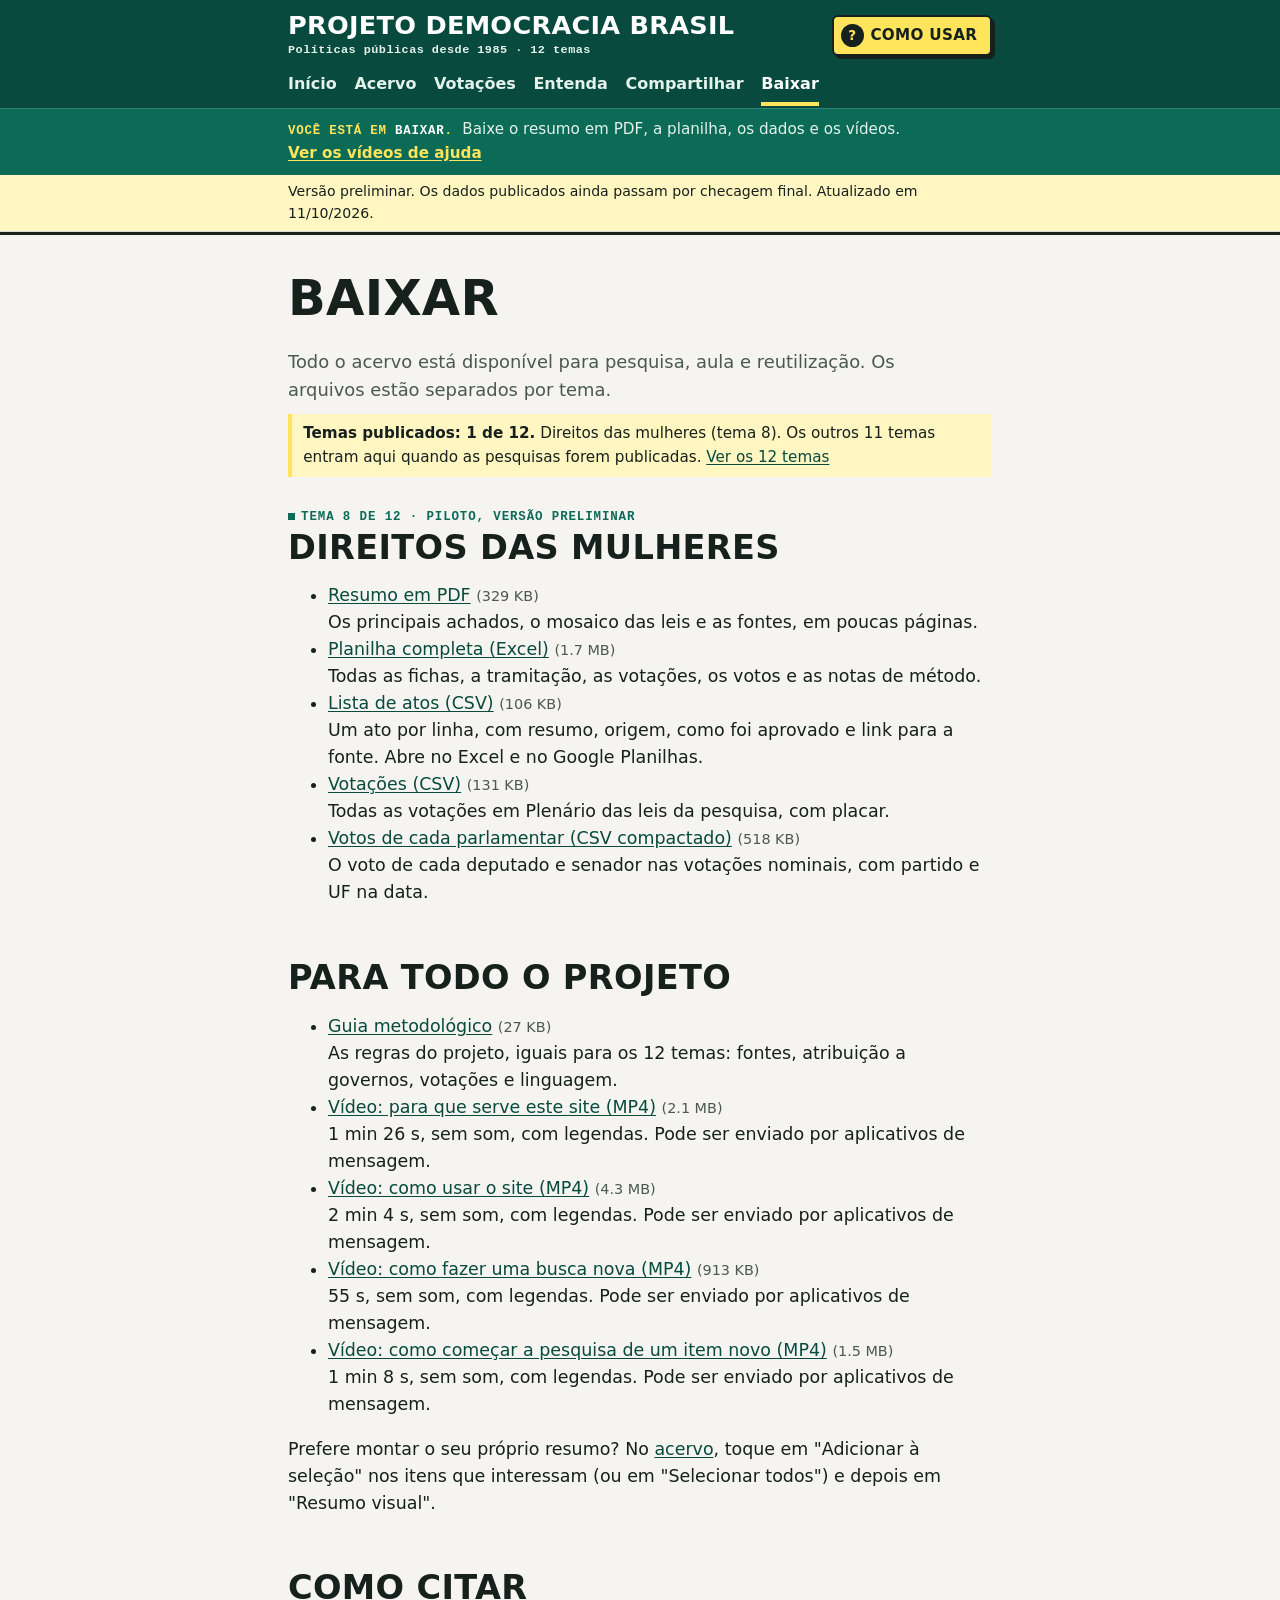
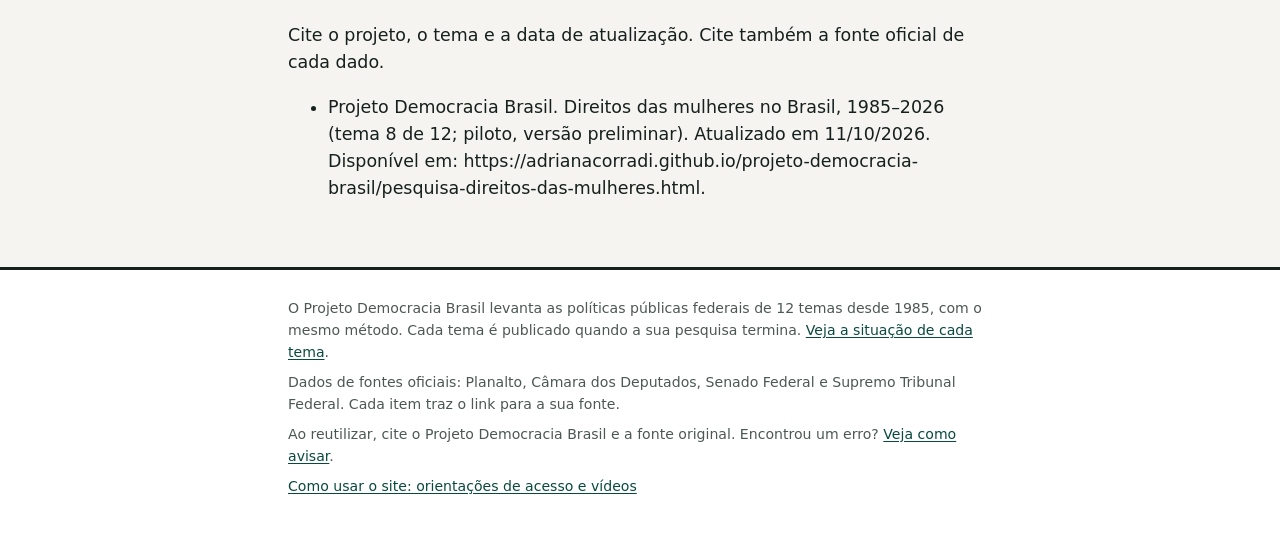
<file: baixar.html>
<!doctype html>
<html lang="pt-BR">
<head>
<meta charset="utf-8">
<meta name="viewport" content="width=device-width,initial-scale=1">
<title>Baixar — Projeto Democracia Brasil</title>
<meta name="description" content="Downloads de cada tema publicado (resumo em PDF, planilha e listas em CSV) e o guia metodológico do projeto.">
<meta property="og:title" content="Baixar — Projeto Democracia Brasil">
<meta property="og:description" content="Downloads de cada tema publicado (resumo em PDF, planilha e listas em CSV) e o guia metodológico do projeto.">
<meta name="theme-color" content="#084a3d">
<link rel="icon" href="assets/icone.svg" type="image/svg+xml">
<link rel="stylesheet" href="assets/estilo.css?v=e6513063">
</head>
<body>
<a class="pular" href="#conteudo">Pular para o conteúdo</a>
<header class="topo">
<div class="topo-marca"><div class="coluna">
<a class="marca-site" href="index.html">Projeto Democracia Brasil<span class="marca-sub">Políticas públicas desde 1985 · 12 temas</span></a>
<a class="ajuda" href="como-usar.html"><span aria-hidden="true">?</span>Como usar</a>
</div></div>
<nav class="menu" aria-label="Seções"><div class="coluna"><a href="index.html">Início</a><a href="acervo.html">Acervo</a><a href="votacoes.html">Votações</a><a href="entenda.html">Entenda</a><a href="compartilhar.html">Compartilhar</a><a href="baixar.html" aria-current="page">Baixar</a></div></nav>
<div class="orientacao"><div class="coluna"><span class="voce">Você está em <strong>Baixar</strong>.</span> Baixe o resumo em PDF, a planilha, os dados e os vídeos. <a href="como-usar.html#videos">Ver os vídeos de ajuda</a></div></div>
<div class="aviso"><div class="coluna">Versão preliminar. Os dados publicados ainda passam por checagem final. Atualizado em 11/10/2026.</div></div>
</header>
<main id="conteudo"><div class="coluna">

<h1>Baixar</h1>
<p class="lead">Todo o acervo está disponível para pesquisa, aula e reutilização. Os arquivos estão separados por tema.</p>
<p class="nota nota-tema"><strong>Temas publicados: 1 de 12.</strong> Direitos das mulheres (tema 8). Os outros 11 temas entram aqui quando as pesquisas forem publicadas. <a href="index.html#temas">Ver os 12 temas</a></p>
<section class="tema-bloco" id="baixar-direitos-das-mulheres" aria-labelledby="bt-direitos-das-mulheres">
<p class="rotulo">Tema 8 de 12 · Piloto, versão preliminar</p>
<h2 id="bt-direitos-das-mulheres">Direitos das mulheres</h2>
<ul><li><a href="downloads/resumo_piloto_direitos_mulheres.pdf" download>Resumo em PDF</a> <span class="pequeno">(329 KB)</span><br>Os principais achados, o mosaico das leis e as fontes, em poucas páginas.</li><li><a href="downloads/planilha_piloto_direitos_mulheres.xlsx" download>Planilha completa (Excel)</a> <span class="pequeno">(1.7 MB)</span><br>Todas as fichas, a tramitação, as votações, os votos e as notas de método.</li><li><a href="downloads/atos_direitos_mulheres.csv" download>Lista de atos (CSV)</a> <span class="pequeno">(106 KB)</span><br>Um ato por linha, com resumo, origem, como foi aprovado e link para a fonte. Abre no Excel e no Google Planilhas.</li><li><a href="downloads/votacoes_plenario.csv" download>Votações (CSV)</a> <span class="pequeno">(131 KB)</span><br>Todas as votações em Plenário das leis da pesquisa, com placar.</li><li><a href="downloads/votos_nominais.zip" download>Votos de cada parlamentar (CSV compactado)</a> <span class="pequeno">(518 KB)</span><br>O voto de cada deputado e senador nas votações nominais, com partido e UF na data.</li></ul>
</section>
<h2 id="baixar-projeto">Para todo o projeto</h2>
<ul><li><a href="downloads/guia_metodologico.md" download>Guia metodológico</a> <span class="pequeno">(27 KB)</span><br>As regras do projeto, iguais para os 12 temas: fontes, atribuição a governos, votações e linguagem.</li><li><a href="assets/video-para-que-serve.mp4" download>Vídeo: para que serve este site (MP4)</a> <span class="pequeno">(2.1 MB)</span><br>1 min 26 s, sem som, com legendas. Pode ser enviado por aplicativos de mensagem.</li><li><a href="assets/video-como-usar.mp4" download>Vídeo: como usar o site (MP4)</a> <span class="pequeno">(4.3 MB)</span><br>2 min 4 s, sem som, com legendas. Pode ser enviado por aplicativos de mensagem.</li><li><a href="assets/video-nova-busca.mp4" download>Vídeo: como fazer uma busca nova (MP4)</a> <span class="pequeno">(913 KB)</span><br>55 s, sem som, com legendas. Pode ser enviado por aplicativos de mensagem.</li><li><a href="assets/video-pesquisa-item-novo.mp4" download>Vídeo: como começar a pesquisa de um item novo (MP4)</a> <span class="pequeno">(1.5 MB)</span><br>1 min 8 s, sem som, com legendas. Pode ser enviado por aplicativos de mensagem.</li></ul>
<p>Prefere montar o seu próprio resumo? No <a href="acervo.html">acervo</a>, toque em "Adicionar à seleção" nos itens que interessam (ou em "Selecionar todos") e depois em "Resumo visual".</p>
<h2>Como citar</h2>
<p>Cite o projeto, o tema e a data de atualização. Cite também a fonte oficial de cada dado.</p>
<ul><li>Projeto Democracia Brasil. Direitos das mulheres no Brasil, 1985–2026 (tema 8 de 12; piloto, versão preliminar). Atualizado em 11/10/2026. Disponível em: https://adrianacorradi.github.io/projeto-democracia-brasil/pesquisa-direitos-das-mulheres.html.</li></ul>

</div></main>
<footer class="rodape"><div class="coluna">
<p>O Projeto Democracia Brasil levanta as políticas públicas federais de 12 temas desde 1985, com o mesmo método. Cada tema é publicado quando a sua pesquisa termina. <a href="index.html#temas">Veja a situação de cada tema</a>.</p>
<p>Dados de fontes oficiais: Planalto, Câmara dos Deputados, Senado Federal e Supremo Tribunal Federal. Cada item traz o link para a sua fonte.</p>
<p>Ao reutilizar, cite o Projeto Democracia Brasil e a fonte original. Encontrou um erro? <a href="como-usar.html#erro">Veja como avisar</a>.</p>
<p><a href="como-usar.html">Como usar o site: orientações de acesso e vídeos</a></p>
</div></footer>

</body>
</html>
</file>
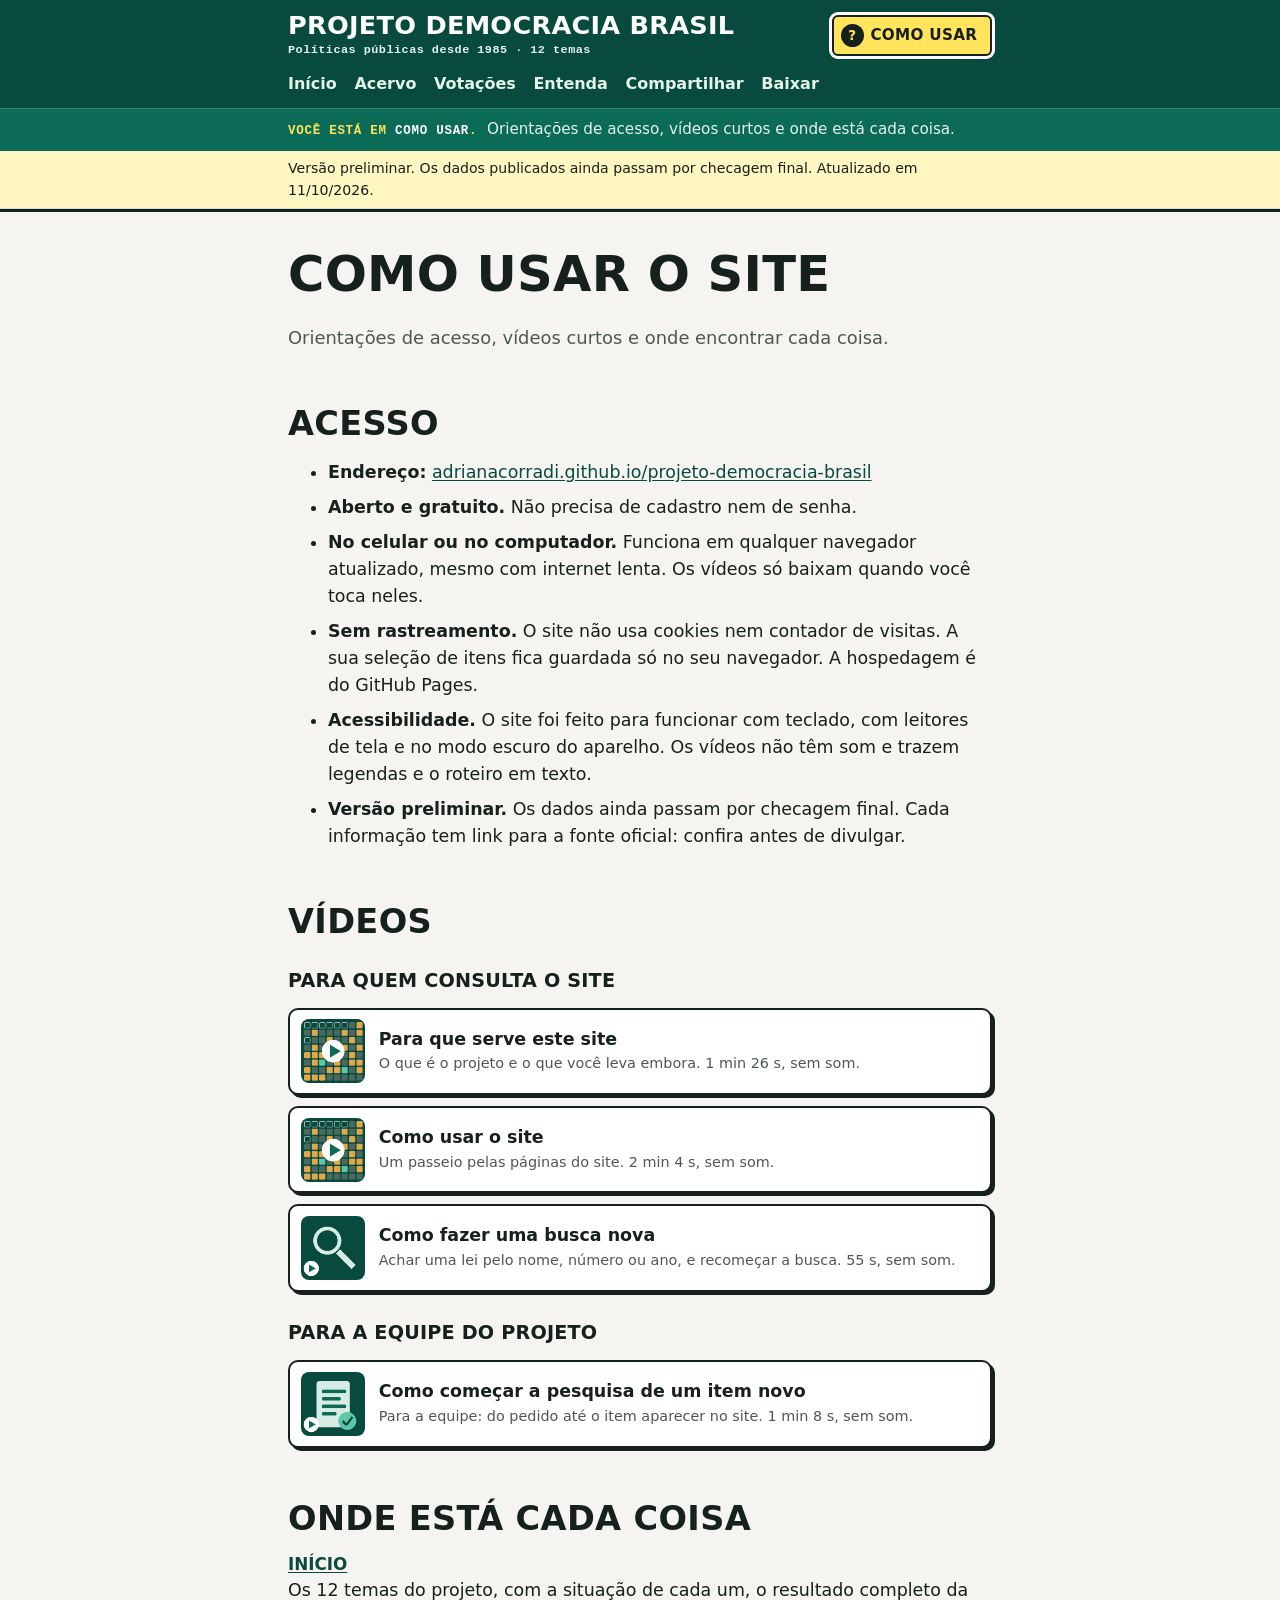
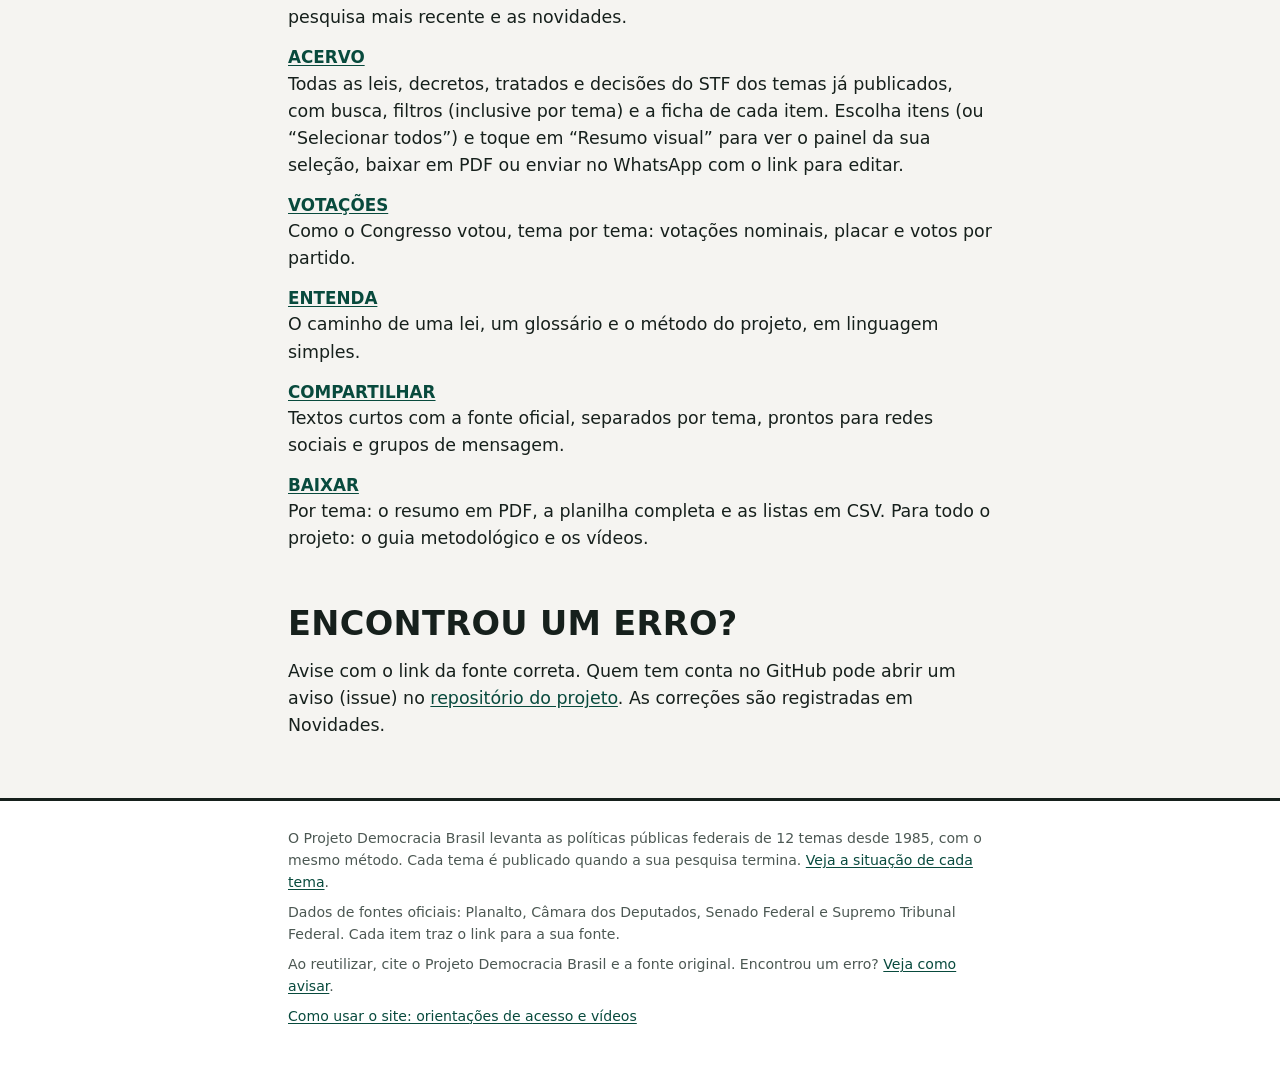
<file: como-usar.html>
<!doctype html>
<html lang="pt-BR">
<head>
<meta charset="utf-8">
<meta name="viewport" content="width=device-width,initial-scale=1">
<title>Como usar — Projeto Democracia Brasil</title>
<meta name="description" content="Orientações de acesso, vídeos curtos e onde encontrar cada informação no site.">
<meta property="og:title" content="Como usar — Projeto Democracia Brasil">
<meta property="og:description" content="Orientações de acesso, vídeos curtos e onde encontrar cada informação no site.">
<meta name="theme-color" content="#084a3d">
<link rel="icon" href="assets/icone.svg" type="image/svg+xml">
<link rel="stylesheet" href="assets/estilo.css?v=e6513063">
</head>
<body>
<a class="pular" href="#conteudo">Pular para o conteúdo</a>
<header class="topo">
<div class="topo-marca"><div class="coluna">
<a class="marca-site" href="index.html">Projeto Democracia Brasil<span class="marca-sub">Políticas públicas desde 1985 · 12 temas</span></a>
<a class="ajuda" href="como-usar.html" aria-current="page"><span aria-hidden="true">?</span>Como usar</a>
</div></div>
<nav class="menu" aria-label="Seções"><div class="coluna"><a href="index.html">Início</a><a href="acervo.html">Acervo</a><a href="votacoes.html">Votações</a><a href="entenda.html">Entenda</a><a href="compartilhar.html">Compartilhar</a><a href="baixar.html">Baixar</a></div></nav>
<div class="orientacao"><div class="coluna"><span class="voce">Você está em <strong>Como usar</strong>.</span> Orientações de acesso, vídeos curtos e onde está cada coisa.</div></div>
<div class="aviso"><div class="coluna">Versão preliminar. Os dados publicados ainda passam por checagem final. Atualizado em 11/10/2026.</div></div>
</header>
<main id="conteudo"><div class="coluna">

<h1>Como usar o site</h1>
<p class="lead">Orientações de acesso, vídeos curtos e onde encontrar cada coisa.</p>

<h2 id="acesso">Acesso</h2>
<ul class="acesso">
<li><strong>Endereço:</strong> <a href="https://adrianacorradi.github.io/projeto-democracia-brasil/">adrianacorradi.github.io/projeto-democracia-brasil</a></li>
<li><strong>Aberto e gratuito.</strong> Não precisa de cadastro nem de senha.</li>
<li><strong>No celular ou no computador.</strong> Funciona em qualquer navegador atualizado, mesmo com internet lenta. Os vídeos só baixam quando você toca neles.</li>
<li><strong>Sem rastreamento.</strong> O site não usa cookies nem contador de visitas. A sua seleção de itens fica guardada só no seu navegador. A hospedagem é do GitHub Pages.</li>
<li><strong>Acessibilidade.</strong> O site foi feito para funcionar com teclado, com leitores de tela e no modo escuro do aparelho. Os vídeos não têm som e trazem legendas e o roteiro em texto.</li>
<li><strong>Versão preliminar.</strong> Os dados ainda passam por checagem final. Cada informação tem link para a fonte oficial: confira antes de divulgar.</li>
</ul>

<h2 id="videos">Vídeos</h2>
<h3>Para quem consulta o site</h3>
<div class="videos"><details class="video-tutorial" id="video-para-que-serve">
<summary><img src="assets/video-para-que-serve-mini.jpg" alt="" width="64" height="64"><span><strong>Para que serve este site</strong><br><span class="pequeno">O que é o projeto e o que você leva embora. 1 min 26 s, sem som.</span></span></summary>
<div class="video-caixa">
<video controls preload="none" playsinline data-poster="assets/video-para-que-serve-capa.jpg" width="540" height="960" aria-describedby="roteiro-para-que-serve">
<source src="assets/video-para-que-serve.mp4" type="video/mp4">
Seu navegador não toca este vídeo. <a href="assets/video-para-que-serve.mp4">Baixe o vídeo</a>.
</video>
<p class="pequeno"><a href="assets/video-para-que-serve.mp4" download>Baixar o vídeo</a> (2,1 MB). Sem som, com legendas.</p>
<details class="mais" id="roteiro-para-que-serve"><summary>Ler o que o vídeo mostra</summary><ol><li><strong>O que é.</strong> Este site reúne, lei por lei, as políticas públicas federais do Brasil desde 1985, sempre com a fonte oficial.</li><li><strong>Início.</strong> São 12 temas. Cada um é pesquisado com o mesmo método e entra no site quando a pesquisa fica pronta.</li><li><strong>Início.</strong> Cada tema publicado traz o resultado completo: o principal achado, os números e as leis, com a fonte.</li><li><strong>O que você leva.</strong> Apesar dos vários caminhos, você leva quatro coisas daqui. Veja cada uma e onde encontrar.</li><li><strong>1 · Compartilhar.</strong> Frases prontas, com a fonte oficial, para copiar ou enviar no WhatsApp. Ficam na página “Compartilhar”.</li><li><strong>2 · Baixar o tema.</strong> O tema inteiro em PDF: um resumo em texto e um painel visual. Ficam no fim de cada resultado.</li><li><strong>3 · Seu recorte.</strong> No “Acervo”, escolha as leis que quiser e toque em “Resumo visual”: um painel só do seu recorte.</li><li><strong>3 · Seu recorte.</strong> Do seu recorte você baixa o PDF, envia no WhatsApp ou copia um link que a pessoa pode editar.</li><li><strong>4 · Os dados.</strong> A planilha completa e os dados em CSV, para a sua própria análise, ficam na página “Baixar”.</li></ol></details>
</div>
</details><details class="video-tutorial" id="video-como-usar">
<summary><img src="assets/video-como-usar-mini.jpg" alt="" width="64" height="64"><span><strong>Como usar o site</strong><br><span class="pequeno">Um passeio pelas páginas do site. 2 min 4 s, sem som.</span></span></summary>
<div class="video-caixa">
<video controls preload="none" playsinline data-poster="assets/video-como-usar-capa.jpg" width="540" height="960" aria-describedby="roteiro-como-usar">
<source src="assets/video-como-usar.mp4" type="video/mp4">
Seu navegador não toca este vídeo. <a href="assets/video-como-usar.mp4">Baixe o vídeo</a>.
</video>
<p class="pequeno"><a href="assets/video-como-usar.mp4" download>Baixar o vídeo</a> (4,3 MB). Sem som, com legendas.</p>
<details class="mais" id="roteiro-como-usar"><summary>Ler o que o vídeo mostra</summary><ol><li><strong>Em todas as páginas.</strong> No alto de cada página ficam o menu, uma dica do que fazer ali e o botão “Como usar”.</li><li><strong>Início.</strong> A página inicial abre pelos 12 temas do projeto. Cada um mostra se já foi pesquisado.</li><li><strong>Início.</strong> Abaixo dos temas, a pesquisa mais recente, com o resultado completo e o principal achado.</li><li><strong>Início.</strong> A cor mostra como a lei foi votada. Verde: o voto de cada parlamentar foi registrado.</li><li><strong>Início.</strong> Os cartões de assunto deslizam para o lado. Cada um traz um número, a fonte e botões para enviar.</li><li><strong>Início.</strong> No fim do resultado, baixe o resumo em PDF ou compartilhe o texto pronto, com a fonte oficial.</li><li><strong>Início.</strong> Toque em um quadrado para abrir a lei.</li><li><strong>Acervo.</strong> A ficha mostra quem propôs, como a lei foi votada na Câmara e no Senado e o link para o texto oficial.</li><li><strong>Acervo.</strong> No Acervo, busque por palavra, número da lei ou ano.</li><li><strong>Acervo.</strong> Em “Filtrar”, escolha o tipo de ato, o governo, o assunto ou a forma de votação.</li><li><strong>Acervo.</strong> Escolha leis uma a uma ou toque em “Selecionar todos”. Depois, toque em “Resumo visual”.</li><li><strong>Resumo visual.</strong> O painel mostra só as leis escolhidas. Baixe em PDF ou envie no WhatsApp, com o link para editar.</li><li><strong>Votações.</strong> Veja o placar das votações com voto registrado e como votou cada partido.</li><li><strong>Entenda.</strong> O caminho de uma lei e o significado de cada termo, em linguagem simples.</li><li><strong>Compartilhar.</strong> Textos curtos com a fonte oficial, prontos para copiar e enviar.</li><li><strong>Baixar.</strong> O resumo em PDF, a planilha completa e os dados abertos para baixar.</li></ol></details>
</div>
</details><details class="video-tutorial" id="video-nova-busca">
<summary><img src="assets/video-nova-busca-mini.jpg" alt="" width="64" height="64"><span><strong>Como fazer uma busca nova</strong><br><span class="pequeno">Achar uma lei pelo nome, número ou ano, e recomeçar a busca. 55 s, sem som.</span></span></summary>
<div class="video-caixa">
<video controls preload="none" playsinline data-poster="assets/video-nova-busca-capa.jpg" width="540" height="960" aria-describedby="roteiro-nova-busca">
<source src="assets/video-nova-busca.mp4" type="video/mp4">
Seu navegador não toca este vídeo. <a href="assets/video-nova-busca.mp4">Baixe o vídeo</a>.
</video>
<p class="pequeno"><a href="assets/video-nova-busca.mp4" download>Baixar o vídeo</a> (0,9 MB). Sem som, com legendas.</p>
<details class="mais" id="roteiro-nova-busca"><summary>Ler o que o vídeo mostra</summary><ol><li><strong>Acervo.</strong> Para procurar uma lei, toque em Acervo, no menu do alto da página.</li><li><strong>Acervo.</strong> Toque na caixa de busca e escreva uma palavra, o número da lei ou o ano.</li><li><strong>Acervo.</strong> A lista mostra só o que foi encontrado. O total aparece logo abaixo da busca.</li><li><strong>Acervo.</strong> Toque em “Detalhes e fontes” para ver a ficha e o link do texto oficial.</li><li><strong>Acervo.</strong> Para procurar outro item, toque em “Nova busca”. O texto e os filtros voltam ao início.</li><li><strong>Acervo.</strong> Agora escreva o novo termo. Exemplo: o número de uma lei, como 9.504.</li><li><strong>Acervo.</strong> Quer ver só um tipo de ato, um governo ou um assunto? Use “Filtrar”.</li></ol></details>
</div>
</details></div>
<h3>Para a equipe do projeto</h3>
<div class="videos"><details class="video-tutorial" id="video-pesquisa-item-novo">
<summary><img src="assets/video-pesquisa-item-novo-mini.jpg" alt="" width="64" height="64"><span><strong>Como começar a pesquisa de um item novo</strong><br><span class="pequeno">Para a equipe: do pedido até o item aparecer no site. 1 min 8 s, sem som.</span></span></summary>
<div class="video-caixa">
<video controls preload="none" playsinline data-poster="assets/video-pesquisa-item-novo-capa.jpg" width="540" height="960" aria-describedby="roteiro-pesquisa-item-novo">
<source src="assets/video-pesquisa-item-novo.mp4" type="video/mp4">
Seu navegador não toca este vídeo. <a href="assets/video-pesquisa-item-novo.mp4">Baixe o vídeo</a>.
</video>
<p class="pequeno"><a href="assets/video-pesquisa-item-novo.mp4" download>Baixar o vídeo</a> (1,5 MB). Sem som, com legendas.</p>
<details class="mais" id="roteiro-pesquisa-item-novo"><summary>Ler o que o vídeo mostra</summary><ol><li><strong>Antes de começar.</strong> Abra o Projeto Democracia Brasil no app do Claude, no computador, e comece uma conversa nova.</li><li><strong>O pedido.</strong> Escreva qual é o item e o tema. Peça para seguir o guia metodológico e a regra de fechamento.</li><li><strong>A ficha.</strong> A ficha é conferida no texto oficial: data, governo na data, autor e papel do governo, com as fontes.</li><li><strong>As votações.</strong> Depois, a tramitação e as votações: nominal, simbólica ou nas comissões, com placar e votos por partido.</li><li><strong>As saídas.</strong> O item entra na planilha e no site. O resultado da pesquisa, o PDF e os textos são atualizados.</li><li><strong>Pesquisa nova.</strong> Se for um tema novo, a pesquisa ganha a própria página de resultado, no mesmo formato.</li><li><strong>A conferência.</strong> No fim, a resposta lista o que foi atualizado e o que ficou pendente. Confira as fontes antes de divulgar.</li></ol></details>
</div>
</details></div>

<h2 id="onde">Onde está cada coisa</h2>
<dl class="glossario"><dt><a href="index.html">Início</a></dt><dd>Os 12 temas do projeto, com a situação de cada um, o resultado completo da pesquisa mais recente e as novidades.</dd><dt><a href="acervo.html">Acervo</a></dt><dd>Todas as leis, decretos, tratados e decisões do STF dos temas já publicados, com busca, filtros (inclusive por tema) e a ficha de cada item. Escolha itens (ou “Selecionar todos”) e toque em “Resumo visual” para ver o painel da sua seleção, baixar em PDF ou enviar no WhatsApp com o link para editar.</dd><dt><a href="votacoes.html">Votações</a></dt><dd>Como o Congresso votou, tema por tema: votações nominais, placar e votos por partido.</dd><dt><a href="entenda.html">Entenda</a></dt><dd>O caminho de uma lei, um glossário e o método do projeto, em linguagem simples.</dd><dt><a href="compartilhar.html">Compartilhar</a></dt><dd>Textos curtos com a fonte oficial, separados por tema, prontos para redes sociais e grupos de mensagem.</dd><dt><a href="baixar.html">Baixar</a></dt><dd>Por tema: o resumo em PDF, a planilha completa e as listas em CSV. Para todo o projeto: o guia metodológico e os vídeos.</dd></dl>

<h2 id="erro">Encontrou um erro?</h2>
<p>Avise com o link da fonte correta. Quem tem conta no GitHub pode abrir um aviso (issue) no <a href="https://github.com/adrianacorradi/projeto-democracia-brasil/issues">repositório do projeto</a>. As correções são registradas em Novidades.</p>

</div></main>
<footer class="rodape"><div class="coluna">
<p>O Projeto Democracia Brasil levanta as políticas públicas federais de 12 temas desde 1985, com o mesmo método. Cada tema é publicado quando a sua pesquisa termina. <a href="index.html#temas">Veja a situação de cada tema</a>.</p>
<p>Dados de fontes oficiais: Planalto, Câmara dos Deputados, Senado Federal e Supremo Tribunal Federal. Cada item traz o link para a sua fonte.</p>
<p>Ao reutilizar, cite o Projeto Democracia Brasil e a fonte original. Encontrou um erro? <a href="como-usar.html#erro">Veja como avisar</a>.</p>
<p><a href="como-usar.html">Como usar o site: orientações de acesso e vídeos</a></p>
</div></footer>
<script src="assets/app.js?v=cb744279" defer></script>
</body>
</html>
</file>
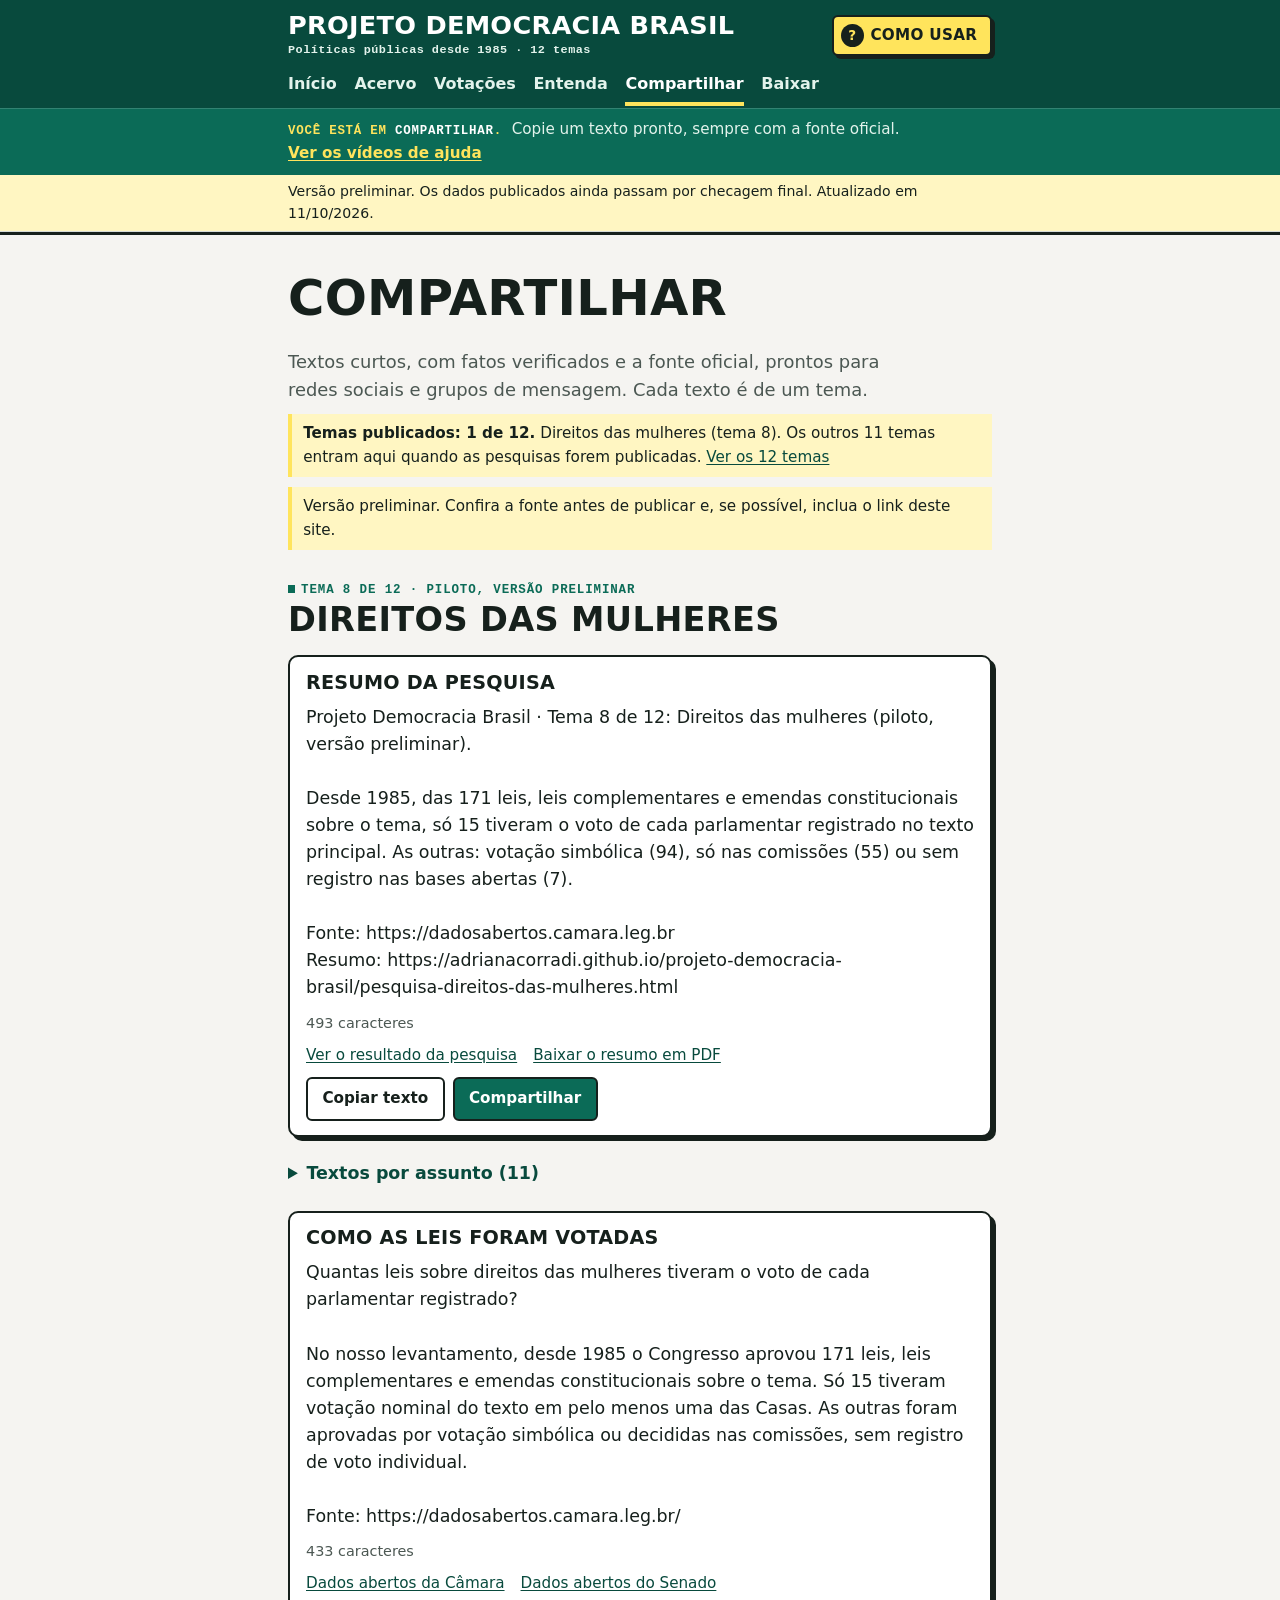
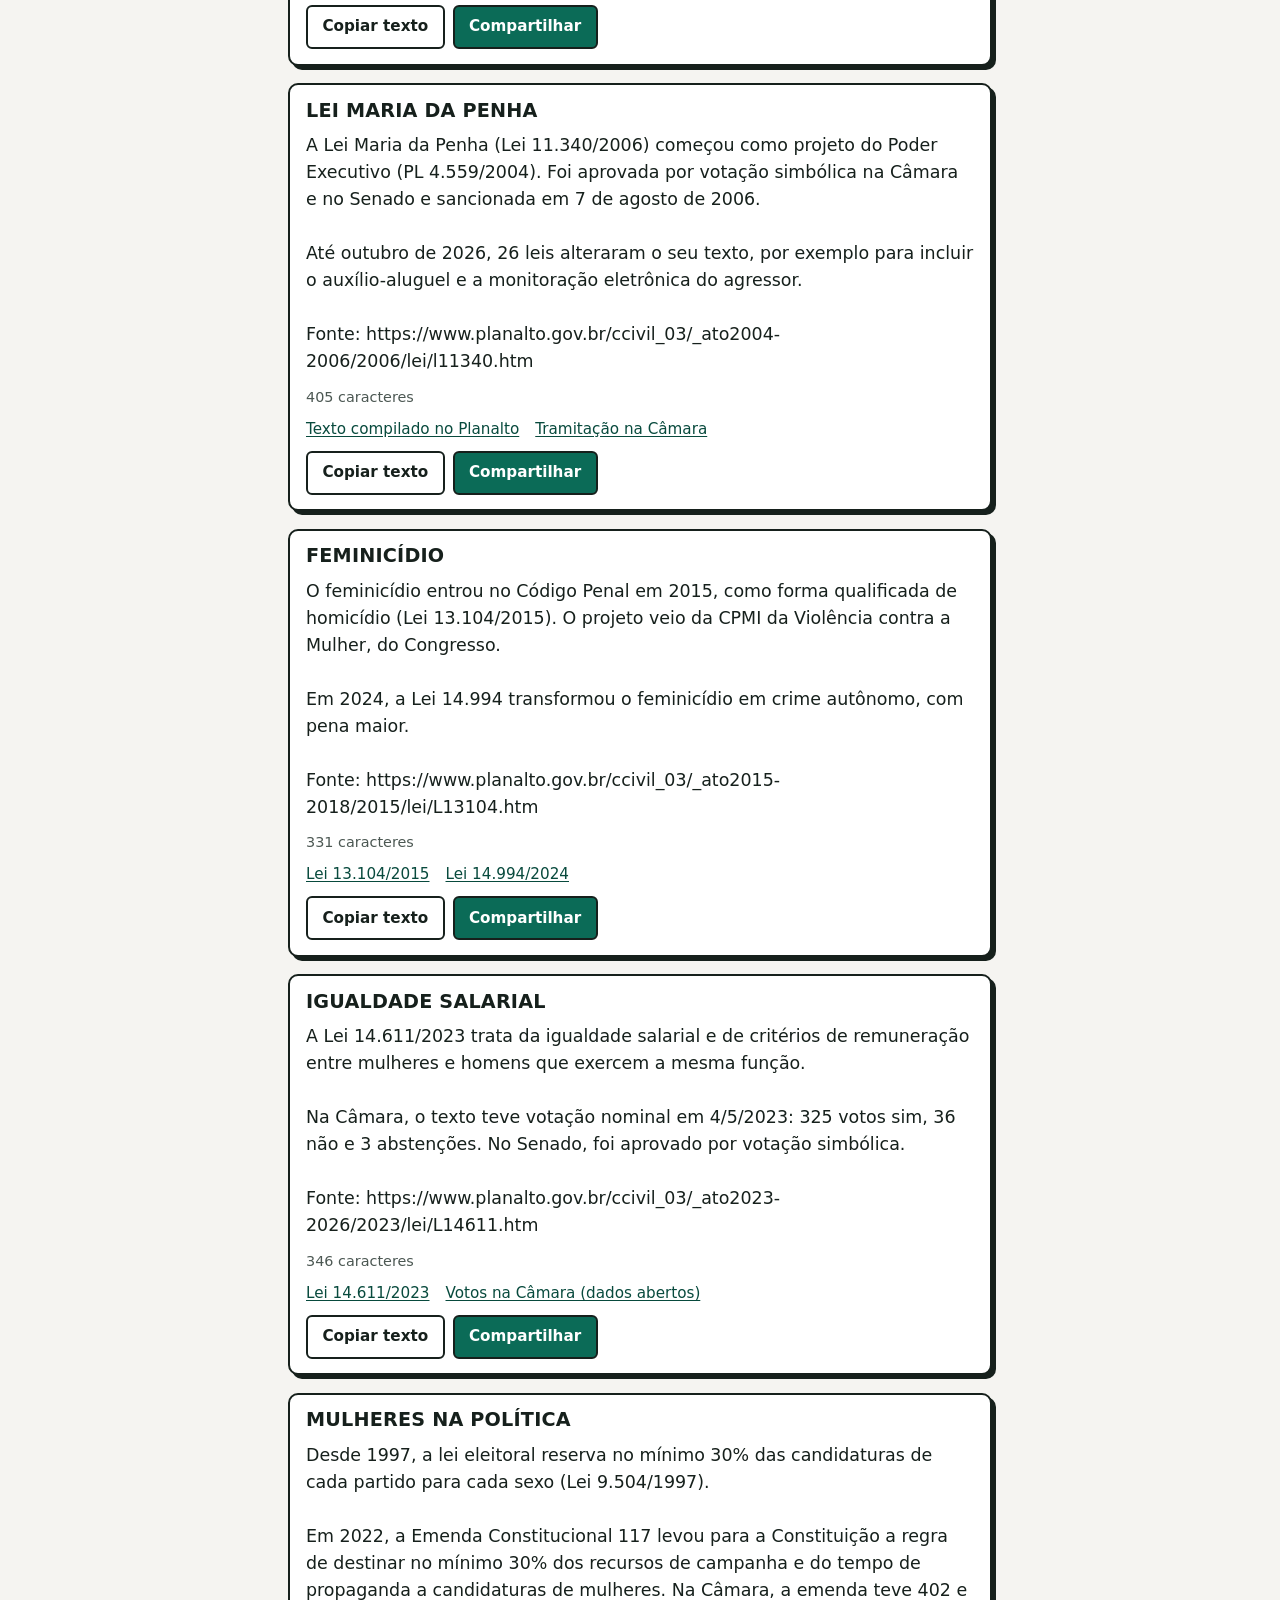
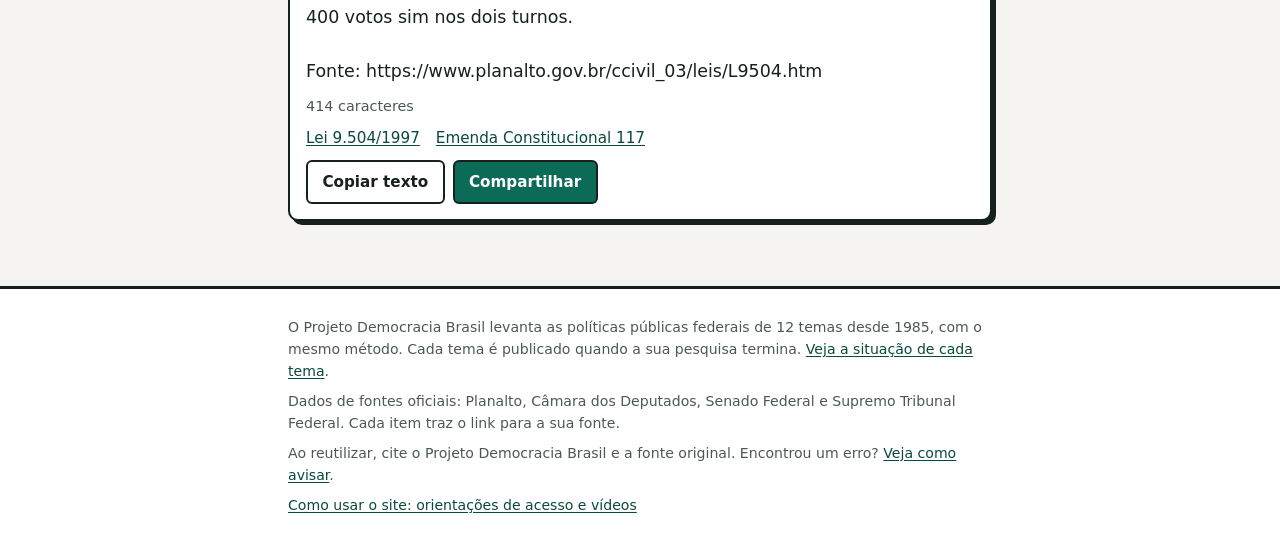
<file: compartilhar.html>
<!doctype html>
<html lang="pt-BR">
<head>
<meta charset="utf-8">
<meta name="viewport" content="width=device-width,initial-scale=1">
<title>Compartilhar — Projeto Democracia Brasil</title>
<meta name="description" content="Textos prontos com fatos verificados de cada tema publicado, sempre com a fonte oficial.">
<meta property="og:title" content="Compartilhar — Projeto Democracia Brasil">
<meta property="og:description" content="Textos prontos com fatos verificados de cada tema publicado, sempre com a fonte oficial.">
<meta name="theme-color" content="#084a3d">
<link rel="icon" href="assets/icone.svg" type="image/svg+xml">
<link rel="stylesheet" href="assets/estilo.css?v=e6513063">
</head>
<body>
<a class="pular" href="#conteudo">Pular para o conteúdo</a>
<header class="topo">
<div class="topo-marca"><div class="coluna">
<a class="marca-site" href="index.html">Projeto Democracia Brasil<span class="marca-sub">Políticas públicas desde 1985 · 12 temas</span></a>
<a class="ajuda" href="como-usar.html"><span aria-hidden="true">?</span>Como usar</a>
</div></div>
<nav class="menu" aria-label="Seções"><div class="coluna"><a href="index.html">Início</a><a href="acervo.html">Acervo</a><a href="votacoes.html">Votações</a><a href="entenda.html">Entenda</a><a href="compartilhar.html" aria-current="page">Compartilhar</a><a href="baixar.html">Baixar</a></div></nav>
<div class="orientacao"><div class="coluna"><span class="voce">Você está em <strong>Compartilhar</strong>.</span> Copie um texto pronto, sempre com a fonte oficial. <a href="como-usar.html#videos">Ver os vídeos de ajuda</a></div></div>
<div class="aviso"><div class="coluna">Versão preliminar. Os dados publicados ainda passam por checagem final. Atualizado em 11/10/2026.</div></div>
</header>
<main id="conteudo"><div class="coluna">

<h1>Compartilhar</h1>
<p class="lead">Textos curtos, com fatos verificados e a fonte oficial, prontos para redes sociais e grupos de mensagem. Cada texto é de um tema.</p>
<p class="nota nota-tema"><strong>Temas publicados: 1 de 12.</strong> Direitos das mulheres (tema 8). Os outros 11 temas entram aqui quando as pesquisas forem publicadas. <a href="index.html#temas">Ver os 12 temas</a></p>
<p class="nota">Versão preliminar. Confira a fonte antes de publicar e, se possível, inclua o link deste site.</p>
<section class="tema-bloco" id="compartilhar-direitos-das-mulheres" aria-labelledby="ct-direitos-das-mulheres">
<p class="rotulo">Tema 8 de 12 · Piloto, versão preliminar</p>
<h2 id="ct-direitos-das-mulheres">Direitos das mulheres</h2>
<div class="cartao" id="resumo-direitos-das-mulheres">
<h3>Resumo da pesquisa</h3>
<p class="post" id="t-resumo-direitos-das-mulheres">Projeto Democracia Brasil · Tema 8 de 12: Direitos das mulheres (piloto, versão preliminar).

Desde 1985, das 171 leis, leis complementares e emendas constitucionais sobre o tema, só 15 tiveram o voto de cada parlamentar registrado no texto principal. As outras: votação simbólica (94), só nas comissões (55) ou sem registro nas bases abertas (7).

Fonte: https://dadosabertos.camara.leg.br
Resumo: https://adrianacorradi.github.io/projeto-democracia-brasil/pesquisa-direitos-das-mulheres.html</p>
<p class="pequeno">493 caracteres</p>
<p class="fontes"><a href="pesquisa-direitos-das-mulheres.html">Ver o resultado da pesquisa</a><a href="downloads/resumo_piloto_direitos_mulheres.pdf" download>Baixar o resumo em PDF</a></p>
<div class="acoes"><button type="button" data-copiar="t-resumo-direitos-das-mulheres">Copiar texto</button><button type="button" class="cheio" data-copiar="t-resumo-direitos-das-mulheres" data-share>Compartilhar</button></div>
</div><details class="mais"><summary>Textos por assunto (11)</summary><div class="cartao"><h3>Violência</h3><p class="post" id="t-direitos-das-mulheres-violencia">Projeto Democracia Brasil · Tema 8 de 12: Direitos das mulheres (piloto, versão preliminar) — Violência.

O levantamento reúne 80 atos federais sobre o assunto desde 1990. Das 61 leis aprovadas no Congresso, 5 tiveram o voto de cada parlamentar registrado na votação do texto principal.

Fonte: https://dadosabertos.camara.leg.br
Resumo: https://adrianacorradi.github.io/projeto-democracia-brasil/pesquisa-direitos-das-mulheres.html#assunto-violencia</p>
<p class="pequeno">450 caracteres</p><div class="acoes"><a class="botao zap" href="https://wa.me/?text=Projeto%20Democracia%20Brasil%20%C2%B7%20Tema%208%20de%2012%3A%20Direitos%20das%20mulheres%20%28piloto%2C%20vers%C3%A3o%20preliminar%29%20%E2%80%94%20Viol%C3%AAncia.%0A%0AO%20levantamento%20re%C3%BAne%2080%20atos%20federais%20sobre%20o%20assunto%20desde%201990.%20Das%2061%20leis%20aprovadas%20no%20Congresso%2C%205%20tiveram%20o%20voto%20de%20cada%20parlamentar%20registrado%20na%20vota%C3%A7%C3%A3o%20do%20texto%20principal.%0A%0AFonte%3A%20https%3A//dadosabertos.camara.leg.br%0AResumo%3A%20https%3A//adrianacorradi.github.io/projeto-democracia-brasil/pesquisa-direitos-das-mulheres.html%23assunto-violencia" target="_blank" rel="noopener">Enviar no WhatsApp</a><button type="button" data-copiar="t-direitos-das-mulheres-violencia">Copiar</button></div><p class="status" role="status"></p></div><div class="cartao"><h3>Trabalho e renda</h3><p class="post" id="t-direitos-das-mulheres-trabalho-e-renda">Projeto Democracia Brasil · Tema 8 de 12: Direitos das mulheres (piloto, versão preliminar) — Trabalho e renda.

O levantamento reúne 49 atos federais sobre o assunto desde 1987. Das 35 leis aprovadas no Congresso, 5 tiveram o voto de cada parlamentar registrado na votação do texto principal.

Fonte: https://dadosabertos.camara.leg.br
Resumo: https://adrianacorradi.github.io/projeto-democracia-brasil/pesquisa-direitos-das-mulheres.html#assunto-trabalho-e-renda</p>
<p class="pequeno">464 caracteres</p><div class="acoes"><a class="botao zap" href="https://wa.me/?text=Projeto%20Democracia%20Brasil%20%C2%B7%20Tema%208%20de%2012%3A%20Direitos%20das%20mulheres%20%28piloto%2C%20vers%C3%A3o%20preliminar%29%20%E2%80%94%20Trabalho%20e%20renda.%0A%0AO%20levantamento%20re%C3%BAne%2049%20atos%20federais%20sobre%20o%20assunto%20desde%201987.%20Das%2035%20leis%20aprovadas%20no%20Congresso%2C%205%20tiveram%20o%20voto%20de%20cada%20parlamentar%20registrado%20na%20vota%C3%A7%C3%A3o%20do%20texto%20principal.%0A%0AFonte%3A%20https%3A//dadosabertos.camara.leg.br%0AResumo%3A%20https%3A//adrianacorradi.github.io/projeto-democracia-brasil/pesquisa-direitos-das-mulheres.html%23assunto-trabalho-e-renda" target="_blank" rel="noopener">Enviar no WhatsApp</a><button type="button" data-copiar="t-direitos-das-mulheres-trabalho-e-renda">Copiar</button></div><p class="status" role="status"></p></div><div class="cartao"><h3>Saúde</h3><p class="post" id="t-direitos-das-mulheres-saude">Projeto Democracia Brasil · Tema 8 de 12: Direitos das mulheres (piloto, versão preliminar) — Saúde.

O levantamento reúne 38 atos federais sobre o assunto desde 1999. Das 35 leis aprovadas no Congresso, 1 teve o voto de cada parlamentar registrado na votação do texto principal.

Fonte: https://dadosabertos.camara.leg.br
Resumo: https://adrianacorradi.github.io/projeto-democracia-brasil/pesquisa-direitos-das-mulheres.html#assunto-saude</p>
<p class="pequeno">439 caracteres</p><div class="acoes"><a class="botao zap" href="https://wa.me/?text=Projeto%20Democracia%20Brasil%20%C2%B7%20Tema%208%20de%2012%3A%20Direitos%20das%20mulheres%20%28piloto%2C%20vers%C3%A3o%20preliminar%29%20%E2%80%94%20Sa%C3%BAde.%0A%0AO%20levantamento%20re%C3%BAne%2038%20atos%20federais%20sobre%20o%20assunto%20desde%201999.%20Das%2035%20leis%20aprovadas%20no%20Congresso%2C%201%20teve%20o%20voto%20de%20cada%20parlamentar%20registrado%20na%20vota%C3%A7%C3%A3o%20do%20texto%20principal.%0A%0AFonte%3A%20https%3A//dadosabertos.camara.leg.br%0AResumo%3A%20https%3A//adrianacorradi.github.io/projeto-democracia-brasil/pesquisa-direitos-das-mulheres.html%23assunto-saude" target="_blank" rel="noopener">Enviar no WhatsApp</a><button type="button" data-copiar="t-direitos-das-mulheres-saude">Copiar</button></div><p class="status" role="status"></p></div><div class="cartao"><h3>Institucional</h3><p class="post" id="t-direitos-das-mulheres-institucional">Projeto Democracia Brasil · Tema 8 de 12: Direitos das mulheres (piloto, versão preliminar) — Institucional.

O levantamento reúne 21 atos federais sobre o assunto desde 1985. Das 7 leis aprovadas no Congresso, 1 teve o voto de cada parlamentar registrado na votação do texto principal.

Fonte: https://dadosabertos.camara.leg.br
Resumo: https://adrianacorradi.github.io/projeto-democracia-brasil/pesquisa-direitos-das-mulheres.html#assunto-institucional</p>
<p class="pequeno">454 caracteres</p><div class="acoes"><a class="botao zap" href="https://wa.me/?text=Projeto%20Democracia%20Brasil%20%C2%B7%20Tema%208%20de%2012%3A%20Direitos%20das%20mulheres%20%28piloto%2C%20vers%C3%A3o%20preliminar%29%20%E2%80%94%20Institucional.%0A%0AO%20levantamento%20re%C3%BAne%2021%20atos%20federais%20sobre%20o%20assunto%20desde%201985.%20Das%207%20leis%20aprovadas%20no%20Congresso%2C%201%20teve%20o%20voto%20de%20cada%20parlamentar%20registrado%20na%20vota%C3%A7%C3%A3o%20do%20texto%20principal.%0A%0AFonte%3A%20https%3A//dadosabertos.camara.leg.br%0AResumo%3A%20https%3A//adrianacorradi.github.io/projeto-democracia-brasil/pesquisa-direitos-das-mulheres.html%23assunto-institucional" target="_blank" rel="noopener">Enviar no WhatsApp</a><button type="button" data-copiar="t-direitos-das-mulheres-institucional">Copiar</button></div><p class="status" role="status"></p></div><div class="cartao"><h3>Justiça e sistema prisional</h3><p class="post" id="t-direitos-das-mulheres-justica-e-sistema-prisional">Projeto Democracia Brasil · Tema 8 de 12: Direitos das mulheres (piloto, versão preliminar) — Justiça e sistema prisional.

O levantamento reúne 10 atos federais sobre o assunto desde 1985. Das 8 leis aprovadas no Congresso, nenhuma teve o voto de cada parlamentar registrado na votação do texto principal.

Fonte: https://dadosabertos.camara.leg.br
Resumo: https://adrianacorradi.github.io/projeto-democracia-brasil/pesquisa-direitos-das-mulheres.html#assunto-justica-e-sistema-prisional</p>
<p class="pequeno">488 caracteres</p><div class="acoes"><a class="botao zap" href="https://wa.me/?text=Projeto%20Democracia%20Brasil%20%C2%B7%20Tema%208%20de%2012%3A%20Direitos%20das%20mulheres%20%28piloto%2C%20vers%C3%A3o%20preliminar%29%20%E2%80%94%20Justi%C3%A7a%20e%20sistema%20prisional.%0A%0AO%20levantamento%20re%C3%BAne%2010%20atos%20federais%20sobre%20o%20assunto%20desde%201985.%20Das%208%20leis%20aprovadas%20no%20Congresso%2C%20nenhuma%20teve%20o%20voto%20de%20cada%20parlamentar%20registrado%20na%20vota%C3%A7%C3%A3o%20do%20texto%20principal.%0A%0AFonte%3A%20https%3A//dadosabertos.camara.leg.br%0AResumo%3A%20https%3A//adrianacorradi.github.io/projeto-democracia-brasil/pesquisa-direitos-das-mulheres.html%23assunto-justica-e-sistema-prisional" target="_blank" rel="noopener">Enviar no WhatsApp</a><button type="button" data-copiar="t-direitos-das-mulheres-justica-e-sistema-prisional">Copiar</button></div><p class="status" role="status"></p></div><div class="cartao"><h3>Representação política</h3><p class="post" id="t-direitos-das-mulheres-representacao-politica">Projeto Democracia Brasil · Tema 8 de 12: Direitos das mulheres (piloto, versão preliminar) — Representação política.

O levantamento reúne 9 atos federais sobre o assunto desde 1995. Das 7 leis aprovadas no Congresso, 3 tiveram o voto de cada parlamentar registrado na votação do texto principal.

Fonte: https://dadosabertos.camara.leg.br
Resumo: https://adrianacorradi.github.io/projeto-democracia-brasil/pesquisa-direitos-das-mulheres.html#assunto-representacao-politica</p>
<p class="pequeno">474 caracteres</p><div class="acoes"><a class="botao zap" href="https://wa.me/?text=Projeto%20Democracia%20Brasil%20%C2%B7%20Tema%208%20de%2012%3A%20Direitos%20das%20mulheres%20%28piloto%2C%20vers%C3%A3o%20preliminar%29%20%E2%80%94%20Representa%C3%A7%C3%A3o%20pol%C3%ADtica.%0A%0AO%20levantamento%20re%C3%BAne%209%20atos%20federais%20sobre%20o%20assunto%20desde%201995.%20Das%207%20leis%20aprovadas%20no%20Congresso%2C%203%20tiveram%20o%20voto%20de%20cada%20parlamentar%20registrado%20na%20vota%C3%A7%C3%A3o%20do%20texto%20principal.%0A%0AFonte%3A%20https%3A//dadosabertos.camara.leg.br%0AResumo%3A%20https%3A//adrianacorradi.github.io/projeto-democracia-brasil/pesquisa-direitos-das-mulheres.html%23assunto-representacao-politica" target="_blank" rel="noopener">Enviar no WhatsApp</a><button type="button" data-copiar="t-direitos-das-mulheres-representacao-politica">Copiar</button></div><p class="status" role="status"></p></div><div class="cartao"><h3>Direitos civis e família</h3><p class="post" id="t-direitos-das-mulheres-direitos-civis-e-familia">Projeto Democracia Brasil · Tema 8 de 12: Direitos das mulheres (piloto, versão preliminar) — Direitos civis e família.

O levantamento reúne 8 atos federais sobre o assunto desde 1985. Das 5 leis aprovadas no Congresso, nenhuma teve o voto de cada parlamentar registrado na votação do texto principal.

Fonte: https://dadosabertos.camara.leg.br
Resumo: https://adrianacorradi.github.io/projeto-democracia-brasil/pesquisa-direitos-das-mulheres.html#assunto-direitos-civis-e-familia</p>
<p class="pequeno">481 caracteres</p><div class="acoes"><a class="botao zap" href="https://wa.me/?text=Projeto%20Democracia%20Brasil%20%C2%B7%20Tema%208%20de%2012%3A%20Direitos%20das%20mulheres%20%28piloto%2C%20vers%C3%A3o%20preliminar%29%20%E2%80%94%20Direitos%20civis%20e%20fam%C3%ADlia.%0A%0AO%20levantamento%20re%C3%BAne%208%20atos%20federais%20sobre%20o%20assunto%20desde%201985.%20Das%205%20leis%20aprovadas%20no%20Congresso%2C%20nenhuma%20teve%20o%20voto%20de%20cada%20parlamentar%20registrado%20na%20vota%C3%A7%C3%A3o%20do%20texto%20principal.%0A%0AFonte%3A%20https%3A//dadosabertos.camara.leg.br%0AResumo%3A%20https%3A//adrianacorradi.github.io/projeto-democracia-brasil/pesquisa-direitos-das-mulheres.html%23assunto-direitos-civis-e-familia" target="_blank" rel="noopener">Enviar no WhatsApp</a><button type="button" data-copiar="t-direitos-das-mulheres-direitos-civis-e-familia">Copiar</button></div><p class="status" role="status"></p></div><div class="cartao"><h3>Educação e cultura</h3><p class="post" id="t-direitos-das-mulheres-educacao-e-cultura">Projeto Democracia Brasil · Tema 8 de 12: Direitos das mulheres (piloto, versão preliminar) — Educação e cultura.

O levantamento reúne 6 atos federais sobre o assunto desde 2012. Das 6 leis aprovadas no Congresso, nenhuma teve o voto de cada parlamentar registrado na votação do texto principal.

Fonte: https://dadosabertos.camara.leg.br
Resumo: https://adrianacorradi.github.io/projeto-democracia-brasil/pesquisa-direitos-das-mulheres.html#assunto-educacao-e-cultura</p>
<p class="pequeno">469 caracteres</p><div class="acoes"><a class="botao zap" href="https://wa.me/?text=Projeto%20Democracia%20Brasil%20%C2%B7%20Tema%208%20de%2012%3A%20Direitos%20das%20mulheres%20%28piloto%2C%20vers%C3%A3o%20preliminar%29%20%E2%80%94%20Educa%C3%A7%C3%A3o%20e%20cultura.%0A%0AO%20levantamento%20re%C3%BAne%206%20atos%20federais%20sobre%20o%20assunto%20desde%202012.%20Das%206%20leis%20aprovadas%20no%20Congresso%2C%20nenhuma%20teve%20o%20voto%20de%20cada%20parlamentar%20registrado%20na%20vota%C3%A7%C3%A3o%20do%20texto%20principal.%0A%0AFonte%3A%20https%3A//dadosabertos.camara.leg.br%0AResumo%3A%20https%3A//adrianacorradi.github.io/projeto-democracia-brasil/pesquisa-direitos-das-mulheres.html%23assunto-educacao-e-cultura" target="_blank" rel="noopener">Enviar no WhatsApp</a><button type="button" data-copiar="t-direitos-das-mulheres-educacao-e-cultura">Copiar</button></div><p class="status" role="status"></p></div><div class="cartao"><h3>Esporte</h3><p class="post" id="t-direitos-das-mulheres-esporte">Projeto Democracia Brasil · Tema 8 de 12: Direitos das mulheres (piloto, versão preliminar) — Esporte.

O levantamento reúne 4 atos federais sobre o assunto desde 2023. Das 3 leis aprovadas no Congresso, nenhuma teve o voto de cada parlamentar registrado na votação do texto principal.

Fonte: https://dadosabertos.camara.leg.br
Resumo: https://adrianacorradi.github.io/projeto-democracia-brasil/pesquisa-direitos-das-mulheres.html#assunto-esporte</p>
<p class="pequeno">447 caracteres</p><div class="acoes"><a class="botao zap" href="https://wa.me/?text=Projeto%20Democracia%20Brasil%20%C2%B7%20Tema%208%20de%2012%3A%20Direitos%20das%20mulheres%20%28piloto%2C%20vers%C3%A3o%20preliminar%29%20%E2%80%94%20Esporte.%0A%0AO%20levantamento%20re%C3%BAne%204%20atos%20federais%20sobre%20o%20assunto%20desde%202023.%20Das%203%20leis%20aprovadas%20no%20Congresso%2C%20nenhuma%20teve%20o%20voto%20de%20cada%20parlamentar%20registrado%20na%20vota%C3%A7%C3%A3o%20do%20texto%20principal.%0A%0AFonte%3A%20https%3A//dadosabertos.camara.leg.br%0AResumo%3A%20https%3A//adrianacorradi.github.io/projeto-democracia-brasil/pesquisa-direitos-das-mulheres.html%23assunto-esporte" target="_blank" rel="noopener">Enviar no WhatsApp</a><button type="button" data-copiar="t-direitos-das-mulheres-esporte">Copiar</button></div><p class="status" role="status"></p></div><div class="cartao"><h3>Direitos reprodutivos</h3><p class="post" id="t-direitos-das-mulheres-direitos-reprodutivos">Projeto Democracia Brasil · Tema 8 de 12: Direitos das mulheres (piloto, versão preliminar) — Direitos reprodutivos.

O levantamento reúne 4 atos federais sobre o assunto desde 1996. Das 2 leis aprovadas no Congresso, nenhuma teve o voto de cada parlamentar registrado na votação do texto principal.

Fonte: https://dadosabertos.camara.leg.br
Resumo: https://adrianacorradi.github.io/projeto-democracia-brasil/pesquisa-direitos-das-mulheres.html#assunto-direitos-reprodutivos</p>
<p class="pequeno">475 caracteres</p><div class="acoes"><a class="botao zap" href="https://wa.me/?text=Projeto%20Democracia%20Brasil%20%C2%B7%20Tema%208%20de%2012%3A%20Direitos%20das%20mulheres%20%28piloto%2C%20vers%C3%A3o%20preliminar%29%20%E2%80%94%20Direitos%20reprodutivos.%0A%0AO%20levantamento%20re%C3%BAne%204%20atos%20federais%20sobre%20o%20assunto%20desde%201996.%20Das%202%20leis%20aprovadas%20no%20Congresso%2C%20nenhuma%20teve%20o%20voto%20de%20cada%20parlamentar%20registrado%20na%20vota%C3%A7%C3%A3o%20do%20texto%20principal.%0A%0AFonte%3A%20https%3A//dadosabertos.camara.leg.br%0AResumo%3A%20https%3A//adrianacorradi.github.io/projeto-democracia-brasil/pesquisa-direitos-das-mulheres.html%23assunto-direitos-reprodutivos" target="_blank" rel="noopener">Enviar no WhatsApp</a><button type="button" data-copiar="t-direitos-das-mulheres-direitos-reprodutivos">Copiar</button></div><p class="status" role="status"></p></div><div class="cartao"><h3>Assistência e renda</h3><p class="post" id="t-direitos-das-mulheres-assistencia-e-renda">Projeto Democracia Brasil · Tema 8 de 12: Direitos das mulheres (piloto, versão preliminar) — Assistência e renda.

O levantamento reúne 2 atos federais sobre o assunto desde 2014. Das 2 leis aprovadas no Congresso, nenhuma teve o voto de cada parlamentar registrado na votação do texto principal.

Fonte: https://dadosabertos.camara.leg.br
Resumo: https://adrianacorradi.github.io/projeto-democracia-brasil/pesquisa-direitos-das-mulheres.html#assunto-assistencia-e-renda</p>
<p class="pequeno">471 caracteres</p><div class="acoes"><a class="botao zap" href="https://wa.me/?text=Projeto%20Democracia%20Brasil%20%C2%B7%20Tema%208%20de%2012%3A%20Direitos%20das%20mulheres%20%28piloto%2C%20vers%C3%A3o%20preliminar%29%20%E2%80%94%20Assist%C3%AAncia%20e%20renda.%0A%0AO%20levantamento%20re%C3%BAne%202%20atos%20federais%20sobre%20o%20assunto%20desde%202014.%20Das%202%20leis%20aprovadas%20no%20Congresso%2C%20nenhuma%20teve%20o%20voto%20de%20cada%20parlamentar%20registrado%20na%20vota%C3%A7%C3%A3o%20do%20texto%20principal.%0A%0AFonte%3A%20https%3A//dadosabertos.camara.leg.br%0AResumo%3A%20https%3A//adrianacorradi.github.io/projeto-democracia-brasil/pesquisa-direitos-das-mulheres.html%23assunto-assistencia-e-renda" target="_blank" rel="noopener">Enviar no WhatsApp</a><button type="button" data-copiar="t-direitos-das-mulheres-assistencia-e-renda">Copiar</button></div><p class="status" role="status"></p></div></details><div class="cartao" id="post-votacao">
<h3>Como as leis foram votadas</h3>
<p class="post" id="t-post-votacao">Quantas leis sobre direitos das mulheres tiveram o voto de cada parlamentar registrado?

No nosso levantamento, desde 1985 o Congresso aprovou 171 leis, leis complementares e emendas constitucionais sobre o tema. Só 15 tiveram votação nominal do texto em pelo menos uma das Casas. As outras foram aprovadas por votação simbólica ou decididas nas comissões, sem registro de voto individual.

Fonte: https://dadosabertos.camara.leg.br/</p>
<p class="pequeno">433 caracteres</p>
<p class="fontes"><a href="https://dadosabertos.camara.leg.br/" rel="noopener">Dados abertos da Câmara</a><a href="https://legis.senado.leg.br/dadosabertos/" rel="noopener">Dados abertos do Senado</a></p>
<div class="acoes"><button type="button" data-copiar="t-post-votacao">Copiar texto</button><button type="button" class="cheio" data-copiar="t-post-votacao" data-share>Compartilhar</button></div>
</div><div class="cartao" id="post-maria-da-penha">
<h3>Lei Maria da Penha</h3>
<p class="post" id="t-post-maria-da-penha">A Lei Maria da Penha (Lei 11.340/2006) começou como projeto do Poder Executivo (PL 4.559/2004). Foi aprovada por votação simbólica na Câmara e no Senado e sancionada em 7 de agosto de 2006.

Até outubro de 2026, 26 leis alteraram o seu texto, por exemplo para incluir o auxílio-aluguel e a monitoração eletrônica do agressor.

Fonte: https://www.planalto.gov.br/ccivil_03/_ato2004-2006/2006/lei/l11340.htm</p>
<p class="pequeno">405 caracteres</p>
<p class="fontes"><a href="https://www.planalto.gov.br/ccivil_03/_ato2004-2006/2006/lei/l11340.htm" rel="noopener">Texto compilado no Planalto</a><a href="https://www.camara.leg.br/proposicoesWeb/fichadetramitacao?idProposicao=272058" rel="noopener">Tramitação na Câmara</a></p>
<div class="acoes"><button type="button" data-copiar="t-post-maria-da-penha">Copiar texto</button><button type="button" class="cheio" data-copiar="t-post-maria-da-penha" data-share>Compartilhar</button></div>
</div><div class="cartao" id="post-feminicidio">
<h3>Feminicídio</h3>
<p class="post" id="t-post-feminicidio">O feminicídio entrou no Código Penal em 2015, como forma qualificada de homicídio (Lei 13.104/2015). O projeto veio da CPMI da Violência contra a Mulher, do Congresso.

Em 2024, a Lei 14.994 transformou o feminicídio em crime autônomo, com pena maior.

Fonte: https://www.planalto.gov.br/ccivil_03/_ato2015-2018/2015/lei/L13104.htm</p>
<p class="pequeno">331 caracteres</p>
<p class="fontes"><a href="https://www.planalto.gov.br/ccivil_03/_ato2015-2018/2015/lei/L13104.htm" rel="noopener">Lei 13.104/2015</a><a href="https://www.planalto.gov.br/ccivil_03/_ato2023-2026/2024/lei/L14994.htm" rel="noopener">Lei 14.994/2024</a></p>
<div class="acoes"><button type="button" data-copiar="t-post-feminicidio">Copiar texto</button><button type="button" class="cheio" data-copiar="t-post-feminicidio" data-share>Compartilhar</button></div>
</div><div class="cartao" id="post-igualdade-salarial">
<h3>Igualdade salarial</h3>
<p class="post" id="t-post-igualdade-salarial">A Lei 14.611/2023 trata da igualdade salarial e de critérios de remuneração entre mulheres e homens que exercem a mesma função.

Na Câmara, o texto teve votação nominal em 4/5/2023: 325 votos sim, 36 não e 3 abstenções. No Senado, foi aprovado por votação simbólica.

Fonte: https://www.planalto.gov.br/ccivil_03/_ato2023-2026/2023/lei/L14611.htm</p>
<p class="pequeno">346 caracteres</p>
<p class="fontes"><a href="https://www.planalto.gov.br/ccivil_03/_ato2023-2026/2023/lei/L14611.htm" rel="noopener">Lei 14.611/2023</a><a href="https://dadosabertos.camara.leg.br/api/v2/votacoes/2351179-51/votos" rel="noopener">Votos na Câmara (dados abertos)</a></p>
<div class="acoes"><button type="button" data-copiar="t-post-igualdade-salarial">Copiar texto</button><button type="button" class="cheio" data-copiar="t-post-igualdade-salarial" data-share>Compartilhar</button></div>
</div><div class="cartao" id="post-candidaturas">
<h3>Mulheres na política</h3>
<p class="post" id="t-post-candidaturas">Desde 1997, a lei eleitoral reserva no mínimo 30% das candidaturas de cada partido para cada sexo (Lei 9.504/1997).

Em 2022, a Emenda Constitucional 117 levou para a Constituição a regra de destinar no mínimo 30% dos recursos de campanha e do tempo de propaganda a candidaturas de mulheres. Na Câmara, a emenda teve 402 e 400 votos sim nos dois turnos.

Fonte: https://www.planalto.gov.br/ccivil_03/leis/L9504.htm</p>
<p class="pequeno">414 caracteres</p>
<p class="fontes"><a href="https://www.planalto.gov.br/ccivil_03/leis/L9504.htm" rel="noopener">Lei 9.504/1997</a><a href="https://www.planalto.gov.br/ccivil_03/constituicao/emendas/emc/emc117.htm" rel="noopener">Emenda Constitucional 117</a></p>
<div class="acoes"><button type="button" data-copiar="t-post-candidaturas">Copiar texto</button><button type="button" class="cheio" data-copiar="t-post-candidaturas" data-share>Compartilhar</button></div>
</div></section>
<p class="status" id="status" role="status"></p>

</div></main>
<footer class="rodape"><div class="coluna">
<p>O Projeto Democracia Brasil levanta as políticas públicas federais de 12 temas desde 1985, com o mesmo método. Cada tema é publicado quando a sua pesquisa termina. <a href="index.html#temas">Veja a situação de cada tema</a>.</p>
<p>Dados de fontes oficiais: Planalto, Câmara dos Deputados, Senado Federal e Supremo Tribunal Federal. Cada item traz o link para a sua fonte.</p>
<p>Ao reutilizar, cite o Projeto Democracia Brasil e a fonte original. Encontrou um erro? <a href="como-usar.html#erro">Veja como avisar</a>.</p>
<p><a href="como-usar.html">Como usar o site: orientações de acesso e vídeos</a></p>
</div></footer>
<script src="assets/app.js?v=cb744279" defer></script>
</body>
</html>
</file>
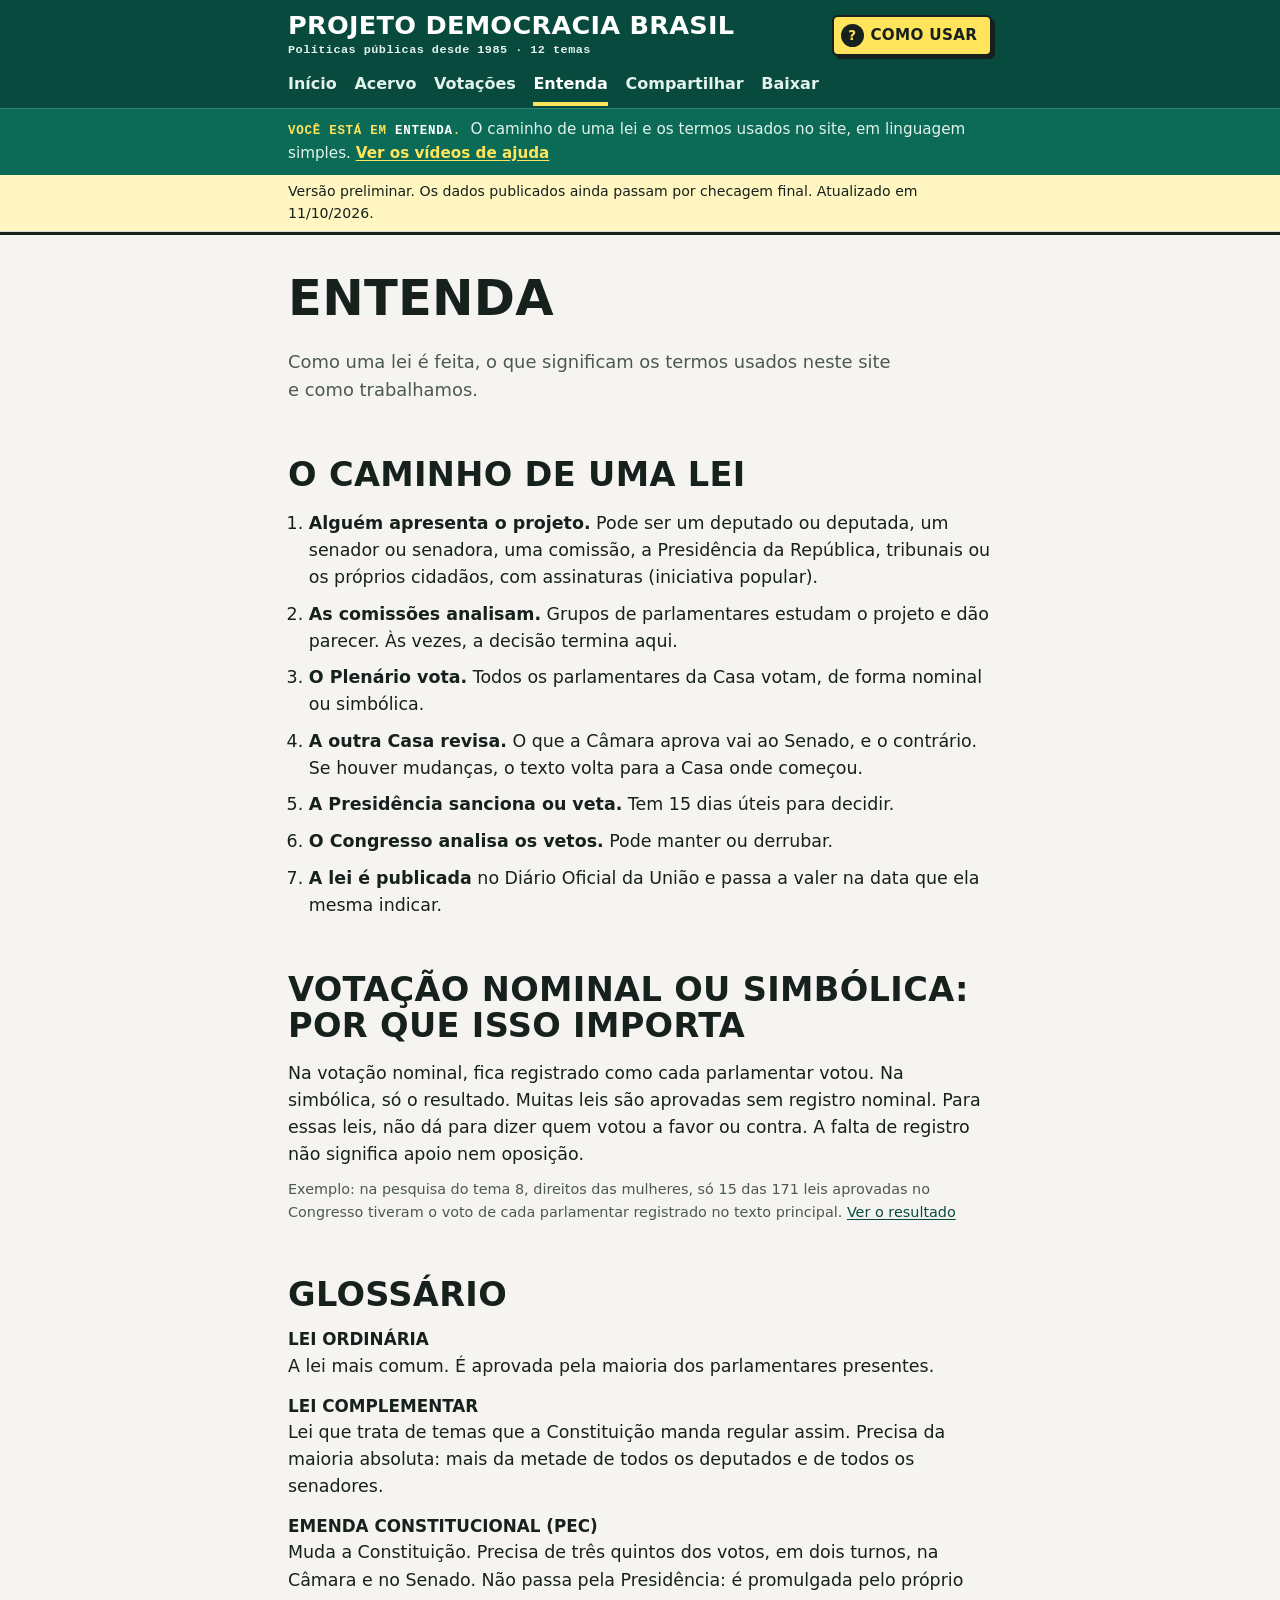
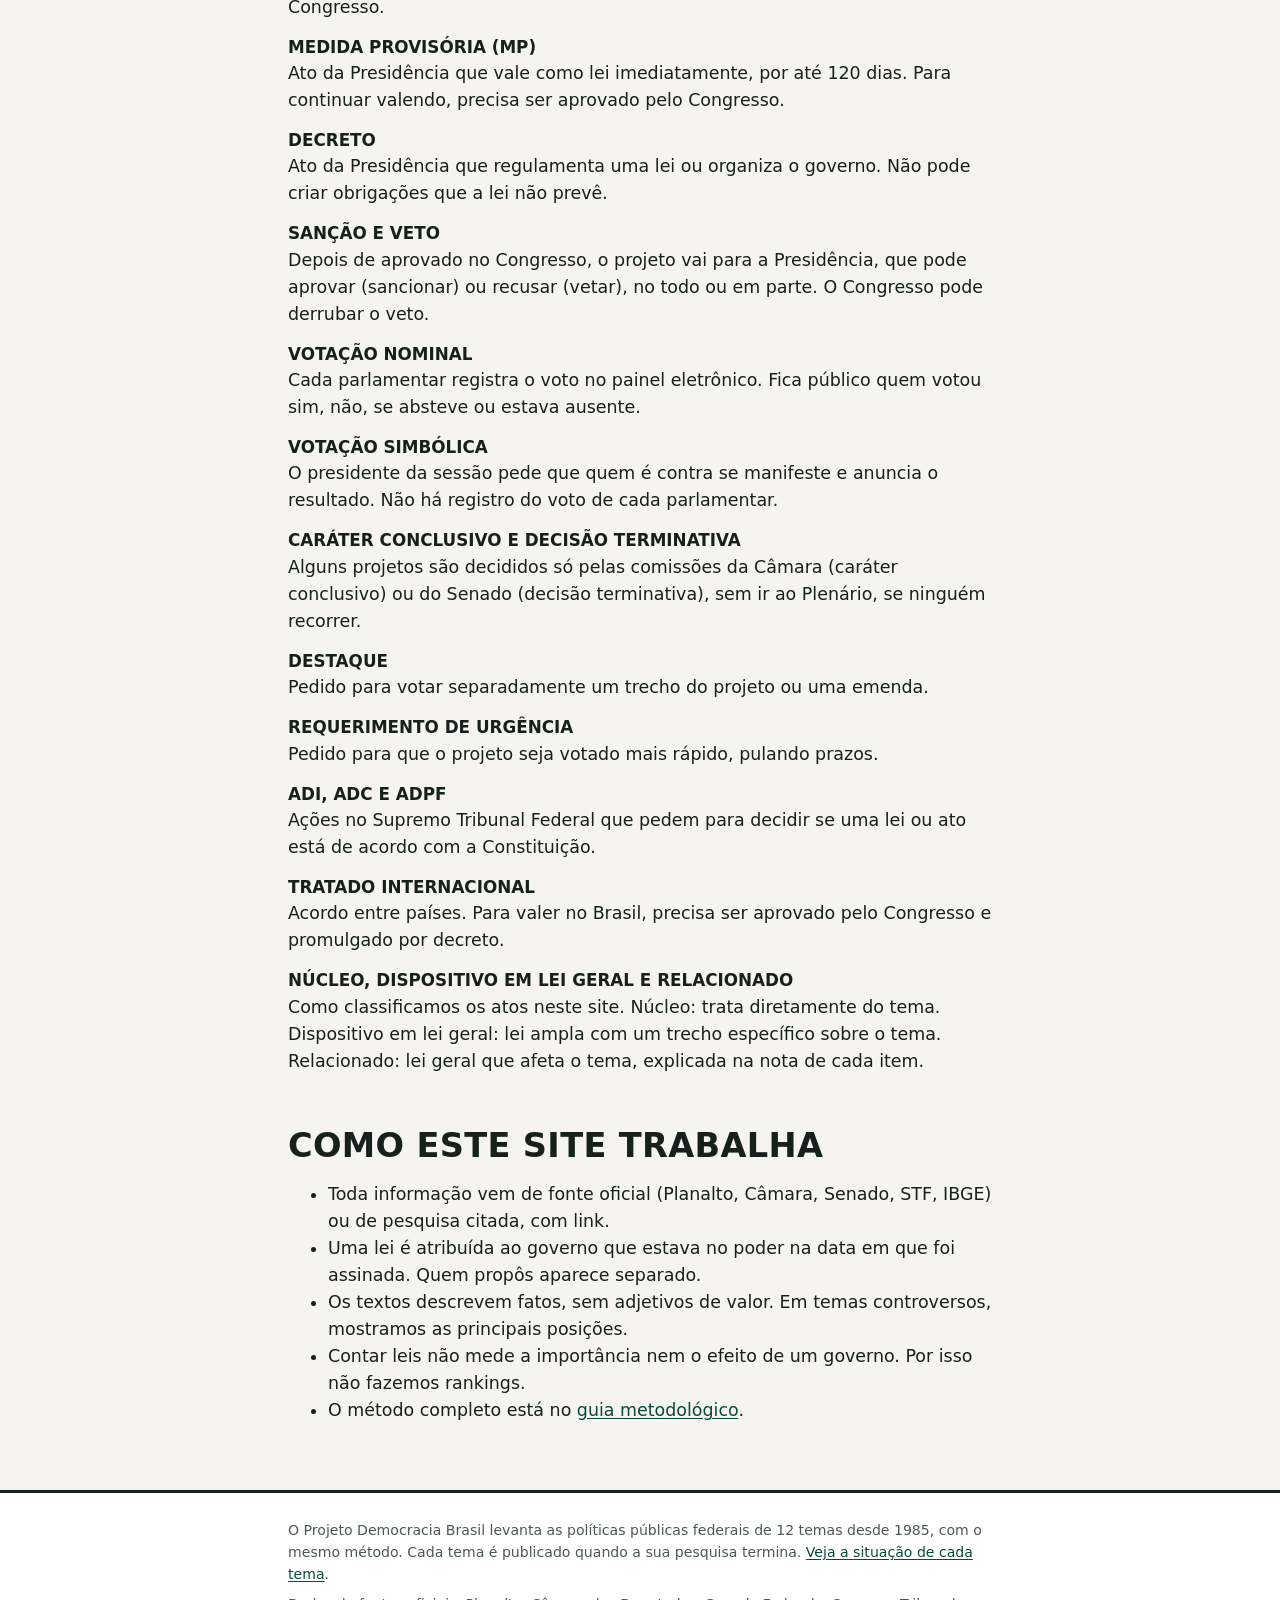
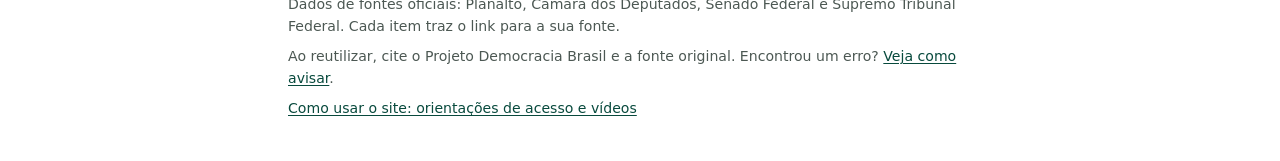
<file: entenda.html>
<!doctype html>
<html lang="pt-BR">
<head>
<meta charset="utf-8">
<meta name="viewport" content="width=device-width,initial-scale=1">
<title>Entenda — Projeto Democracia Brasil</title>
<meta name="description" content="Como uma lei é feita, glossário e método do projeto, em linguagem simples.">
<meta property="og:title" content="Entenda — Projeto Democracia Brasil">
<meta property="og:description" content="Como uma lei é feita, glossário e método do projeto, em linguagem simples.">
<meta name="theme-color" content="#084a3d">
<link rel="icon" href="assets/icone.svg" type="image/svg+xml">
<link rel="stylesheet" href="assets/estilo.css?v=e6513063">
</head>
<body>
<a class="pular" href="#conteudo">Pular para o conteúdo</a>
<header class="topo">
<div class="topo-marca"><div class="coluna">
<a class="marca-site" href="index.html">Projeto Democracia Brasil<span class="marca-sub">Políticas públicas desde 1985 · 12 temas</span></a>
<a class="ajuda" href="como-usar.html"><span aria-hidden="true">?</span>Como usar</a>
</div></div>
<nav class="menu" aria-label="Seções"><div class="coluna"><a href="index.html">Início</a><a href="acervo.html">Acervo</a><a href="votacoes.html">Votações</a><a href="entenda.html" aria-current="page">Entenda</a><a href="compartilhar.html">Compartilhar</a><a href="baixar.html">Baixar</a></div></nav>
<div class="orientacao"><div class="coluna"><span class="voce">Você está em <strong>Entenda</strong>.</span> O caminho de uma lei e os termos usados no site, em linguagem simples. <a href="como-usar.html#videos">Ver os vídeos de ajuda</a></div></div>
<div class="aviso"><div class="coluna">Versão preliminar. Os dados publicados ainda passam por checagem final. Atualizado em 11/10/2026.</div></div>
</header>
<main id="conteudo"><div class="coluna">

<h1>Entenda</h1>
<p class="lead">Como uma lei é feita, o que significam os termos usados neste site e como trabalhamos.</p>

<h2 id="caminho">O caminho de uma lei</h2>
<ol class="passos">
<li><strong>Alguém apresenta o projeto.</strong> Pode ser um deputado ou deputada, um senador ou senadora, uma comissão, a Presidência da República, tribunais ou os próprios cidadãos, com assinaturas (iniciativa popular).</li>
<li><strong>As comissões analisam.</strong> Grupos de parlamentares estudam o projeto e dão parecer. Às vezes, a decisão termina aqui.</li>
<li><strong>O Plenário vota.</strong> Todos os parlamentares da Casa votam, de forma nominal ou simbólica.</li>
<li><strong>A outra Casa revisa.</strong> O que a Câmara aprova vai ao Senado, e o contrário. Se houver mudanças, o texto volta para a Casa onde começou.</li>
<li><strong>A Presidência sanciona ou veta.</strong> Tem 15 dias úteis para decidir.</li>
<li><strong>O Congresso analisa os vetos.</strong> Pode manter ou derrubar.</li>
<li><strong>A lei é publicada</strong> no Diário Oficial da União e passa a valer na data que ela mesma indicar.</li>
</ol>

<h2 id="votacao">Votação nominal ou simbólica: por que isso importa</h2>
<p>Na votação nominal, fica registrado como cada parlamentar votou. Na simbólica, só o resultado. Muitas leis são aprovadas sem registro nominal. Para essas leis, não dá para dizer quem votou a favor ou contra. A falta de registro não significa apoio nem oposição.</p>
<p class="pequeno">Exemplo: na pesquisa do tema 8, direitos das mulheres, só 15 das 171 leis aprovadas no Congresso tiveram o voto de cada parlamentar registrado no texto principal. <a href="pesquisa-direitos-das-mulheres.html#achado-direitos-das-mulheres">Ver o resultado</a></p>

<h2>Glossário</h2>
<dl class="glossario"><dt>Lei ordinária</dt><dd>A lei mais comum. É aprovada pela maioria dos parlamentares presentes.</dd><dt>Lei complementar</dt><dd>Lei que trata de temas que a Constituição manda regular assim. Precisa da maioria absoluta: mais da metade de todos os deputados e de todos os senadores.</dd><dt>Emenda constitucional (PEC)</dt><dd>Muda a Constituição. Precisa de três quintos dos votos, em dois turnos, na Câmara e no Senado. Não passa pela Presidência: é promulgada pelo próprio Congresso.</dd><dt>Medida provisória (MP)</dt><dd>Ato da Presidência que vale como lei imediatamente, por até 120 dias. Para continuar valendo, precisa ser aprovado pelo Congresso.</dd><dt>Decreto</dt><dd>Ato da Presidência que regulamenta uma lei ou organiza o governo. Não pode criar obrigações que a lei não prevê.</dd><dt>Sanção e veto</dt><dd>Depois de aprovado no Congresso, o projeto vai para a Presidência, que pode aprovar (sancionar) ou recusar (vetar), no todo ou em parte. O Congresso pode derrubar o veto.</dd><dt>Votação nominal</dt><dd>Cada parlamentar registra o voto no painel eletrônico. Fica público quem votou sim, não, se absteve ou estava ausente.</dd><dt>Votação simbólica</dt><dd>O presidente da sessão pede que quem é contra se manifeste e anuncia o resultado. Não há registro do voto de cada parlamentar.</dd><dt>Caráter conclusivo e decisão terminativa</dt><dd>Alguns projetos são decididos só pelas comissões da Câmara (caráter conclusivo) ou do Senado (decisão terminativa), sem ir ao Plenário, se ninguém recorrer.</dd><dt>Destaque</dt><dd>Pedido para votar separadamente um trecho do projeto ou uma emenda.</dd><dt>Requerimento de urgência</dt><dd>Pedido para que o projeto seja votado mais rápido, pulando prazos.</dd><dt>ADI, ADC e ADPF</dt><dd>Ações no Supremo Tribunal Federal que pedem para decidir se uma lei ou ato está de acordo com a Constituição.</dd><dt>Tratado internacional</dt><dd>Acordo entre países. Para valer no Brasil, precisa ser aprovado pelo Congresso e promulgado por decreto.</dd><dt>Núcleo, dispositivo em lei geral e relacionado</dt><dd>Como classificamos os atos neste site. Núcleo: trata diretamente do tema. Dispositivo em lei geral: lei ampla com um trecho específico sobre o tema. Relacionado: lei geral que afeta o tema, explicada na nota de cada item.</dd></dl>

<h2 id="metodo">Como este site trabalha</h2>
<ul>
<li>Toda informação vem de fonte oficial (Planalto, Câmara, Senado, STF, IBGE) ou de pesquisa citada, com link.</li>
<li>Uma lei é atribuída ao governo que estava no poder na data em que foi assinada. Quem propôs aparece separado.</li>
<li>Os textos descrevem fatos, sem adjetivos de valor. Em temas controversos, mostramos as principais posições.</li>
<li>Contar leis não mede a importância nem o efeito de um governo. Por isso não fazemos rankings.</li>
<li>O método completo está no <a href="downloads/guia_metodologico.md">guia metodológico</a>.</li>
</ul>

</div></main>
<footer class="rodape"><div class="coluna">
<p>O Projeto Democracia Brasil levanta as políticas públicas federais de 12 temas desde 1985, com o mesmo método. Cada tema é publicado quando a sua pesquisa termina. <a href="index.html#temas">Veja a situação de cada tema</a>.</p>
<p>Dados de fontes oficiais: Planalto, Câmara dos Deputados, Senado Federal e Supremo Tribunal Federal. Cada item traz o link para a sua fonte.</p>
<p>Ao reutilizar, cite o Projeto Democracia Brasil e a fonte original. Encontrou um erro? <a href="como-usar.html#erro">Veja como avisar</a>.</p>
<p><a href="como-usar.html">Como usar o site: orientações de acesso e vídeos</a></p>
</div></footer>

</body>
</html>
</file>
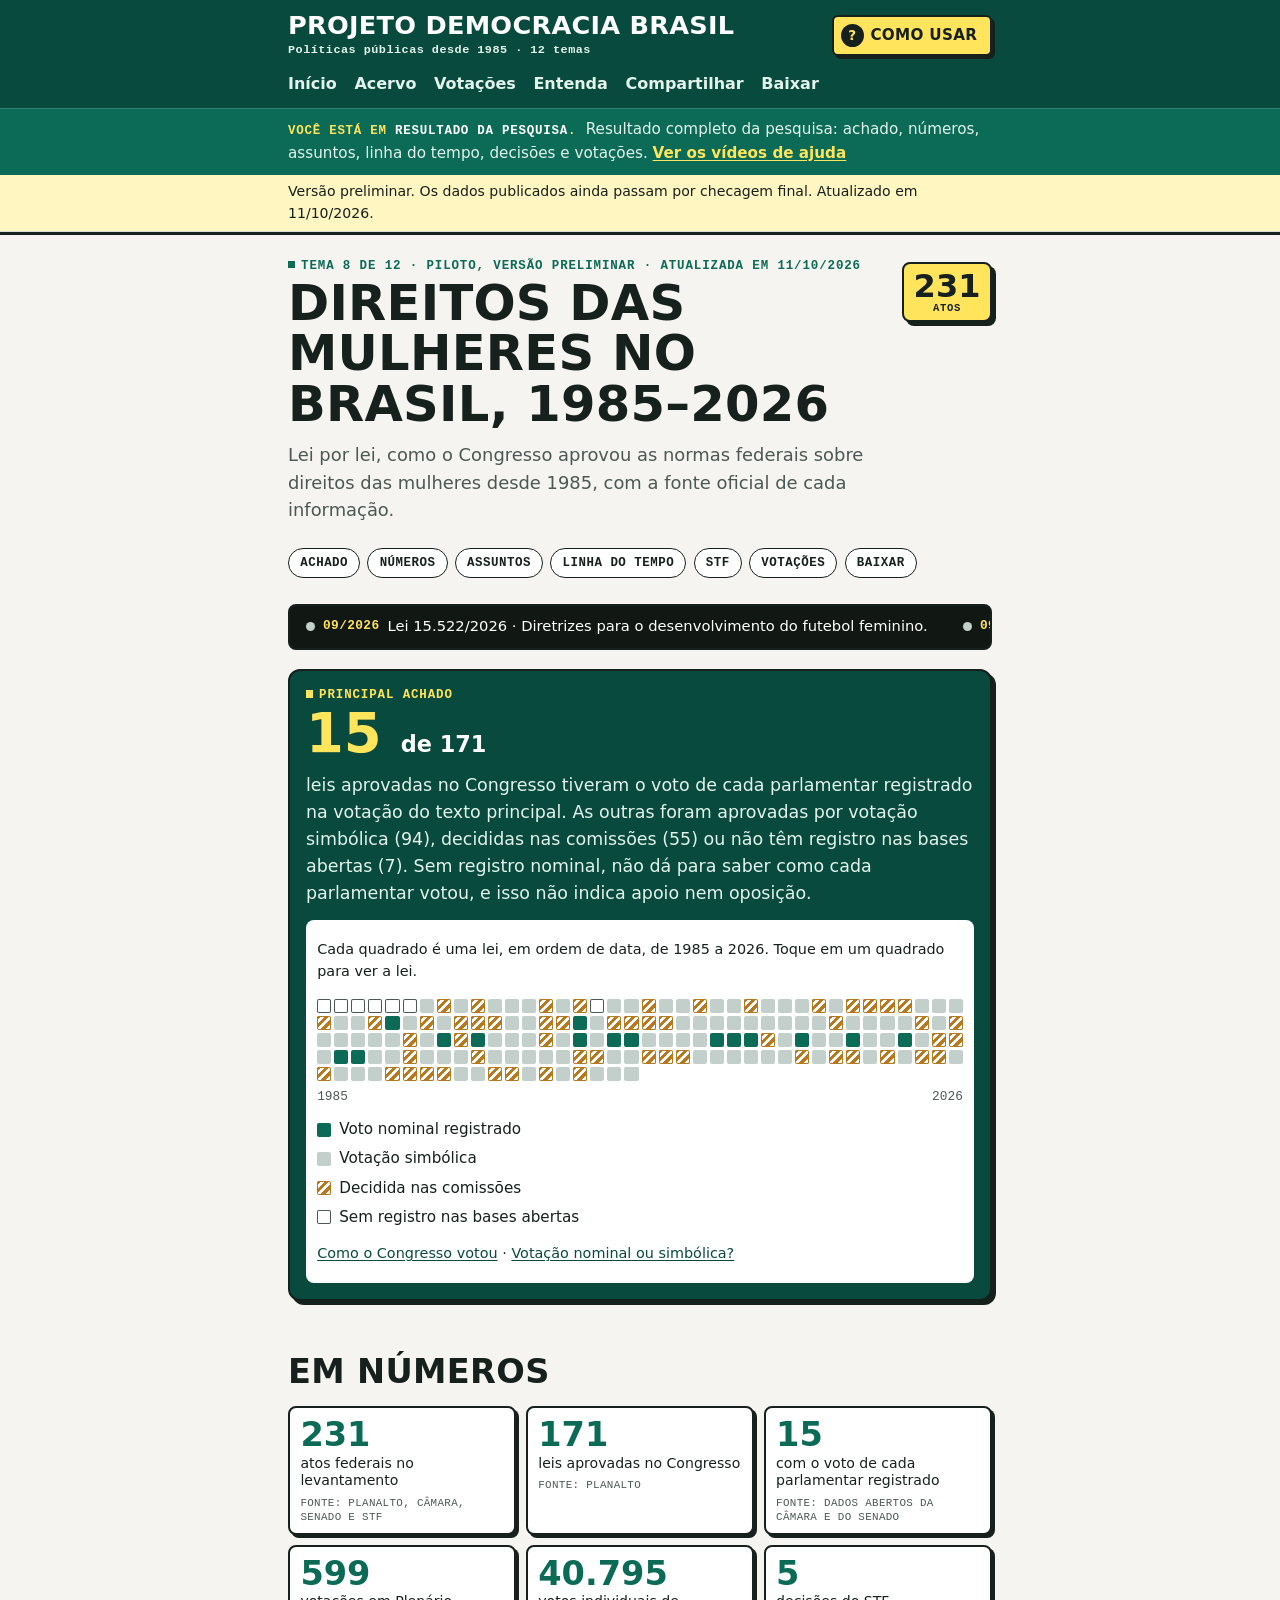
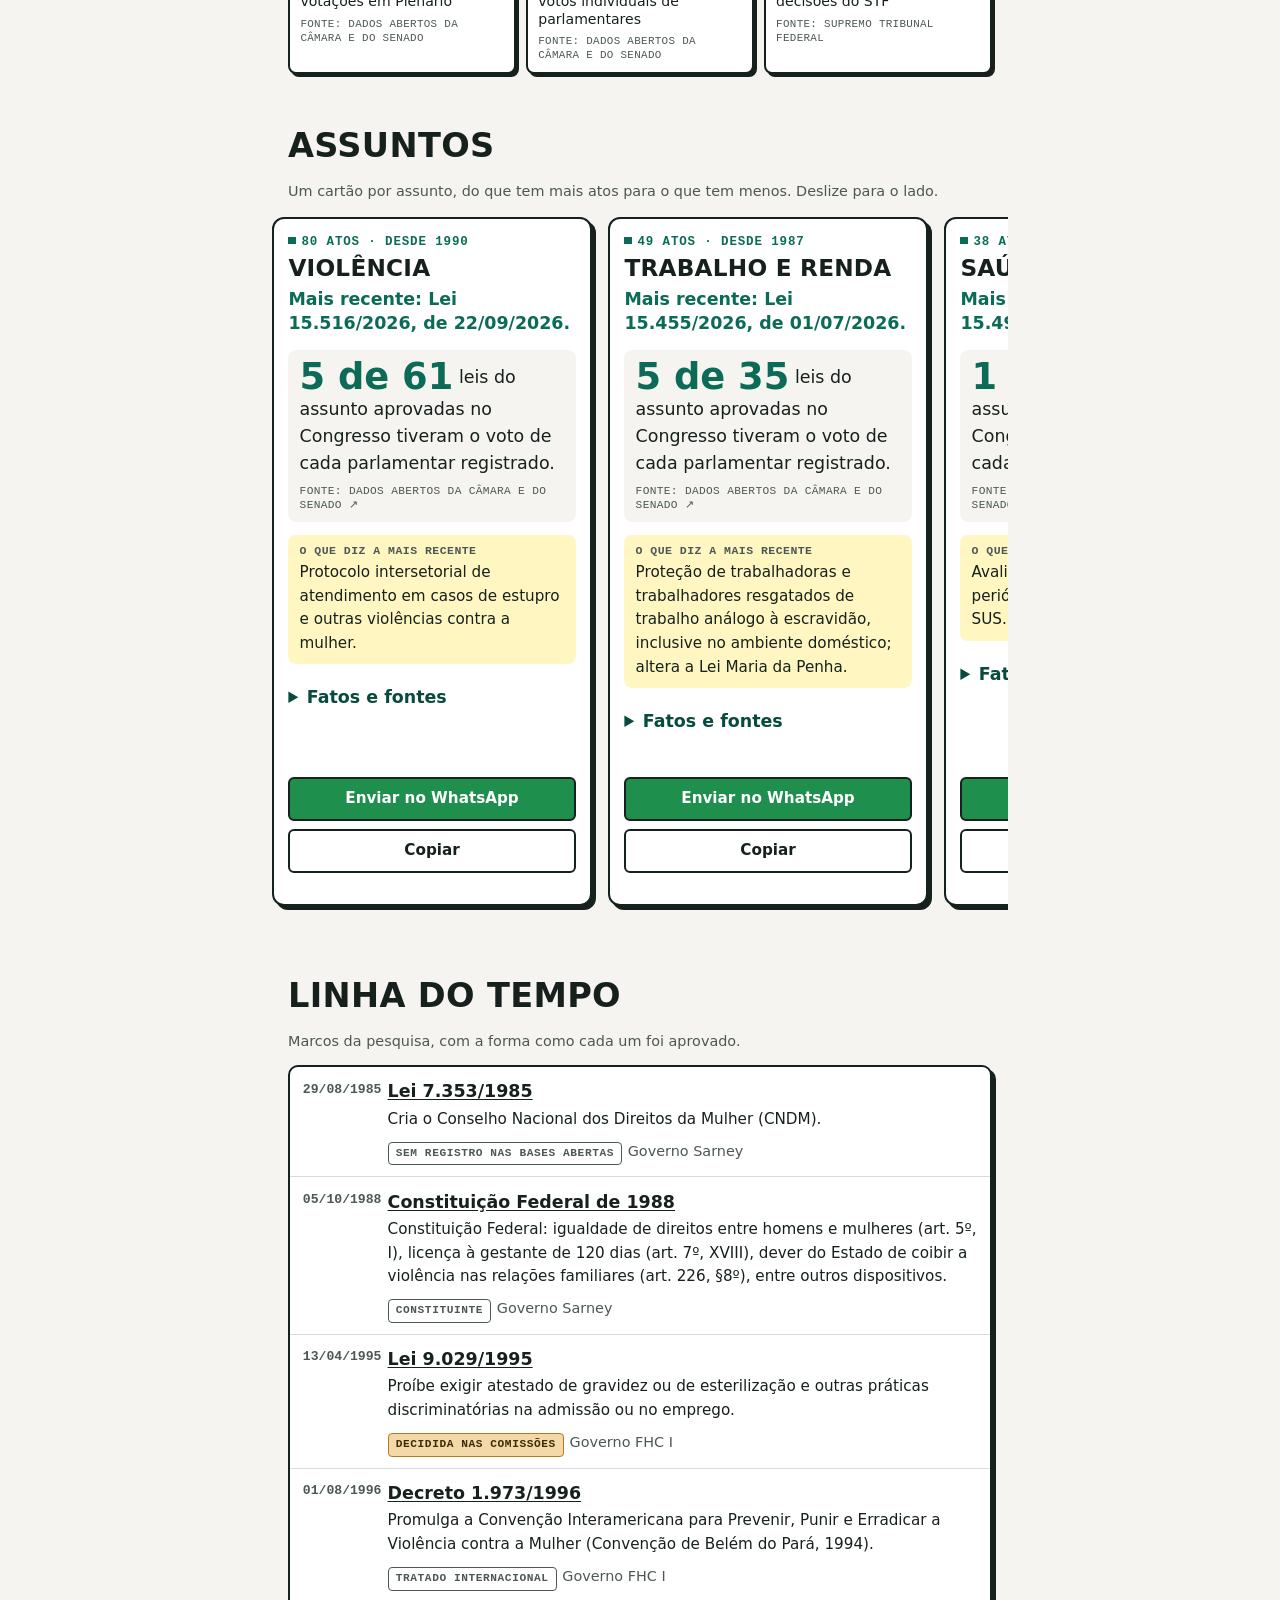
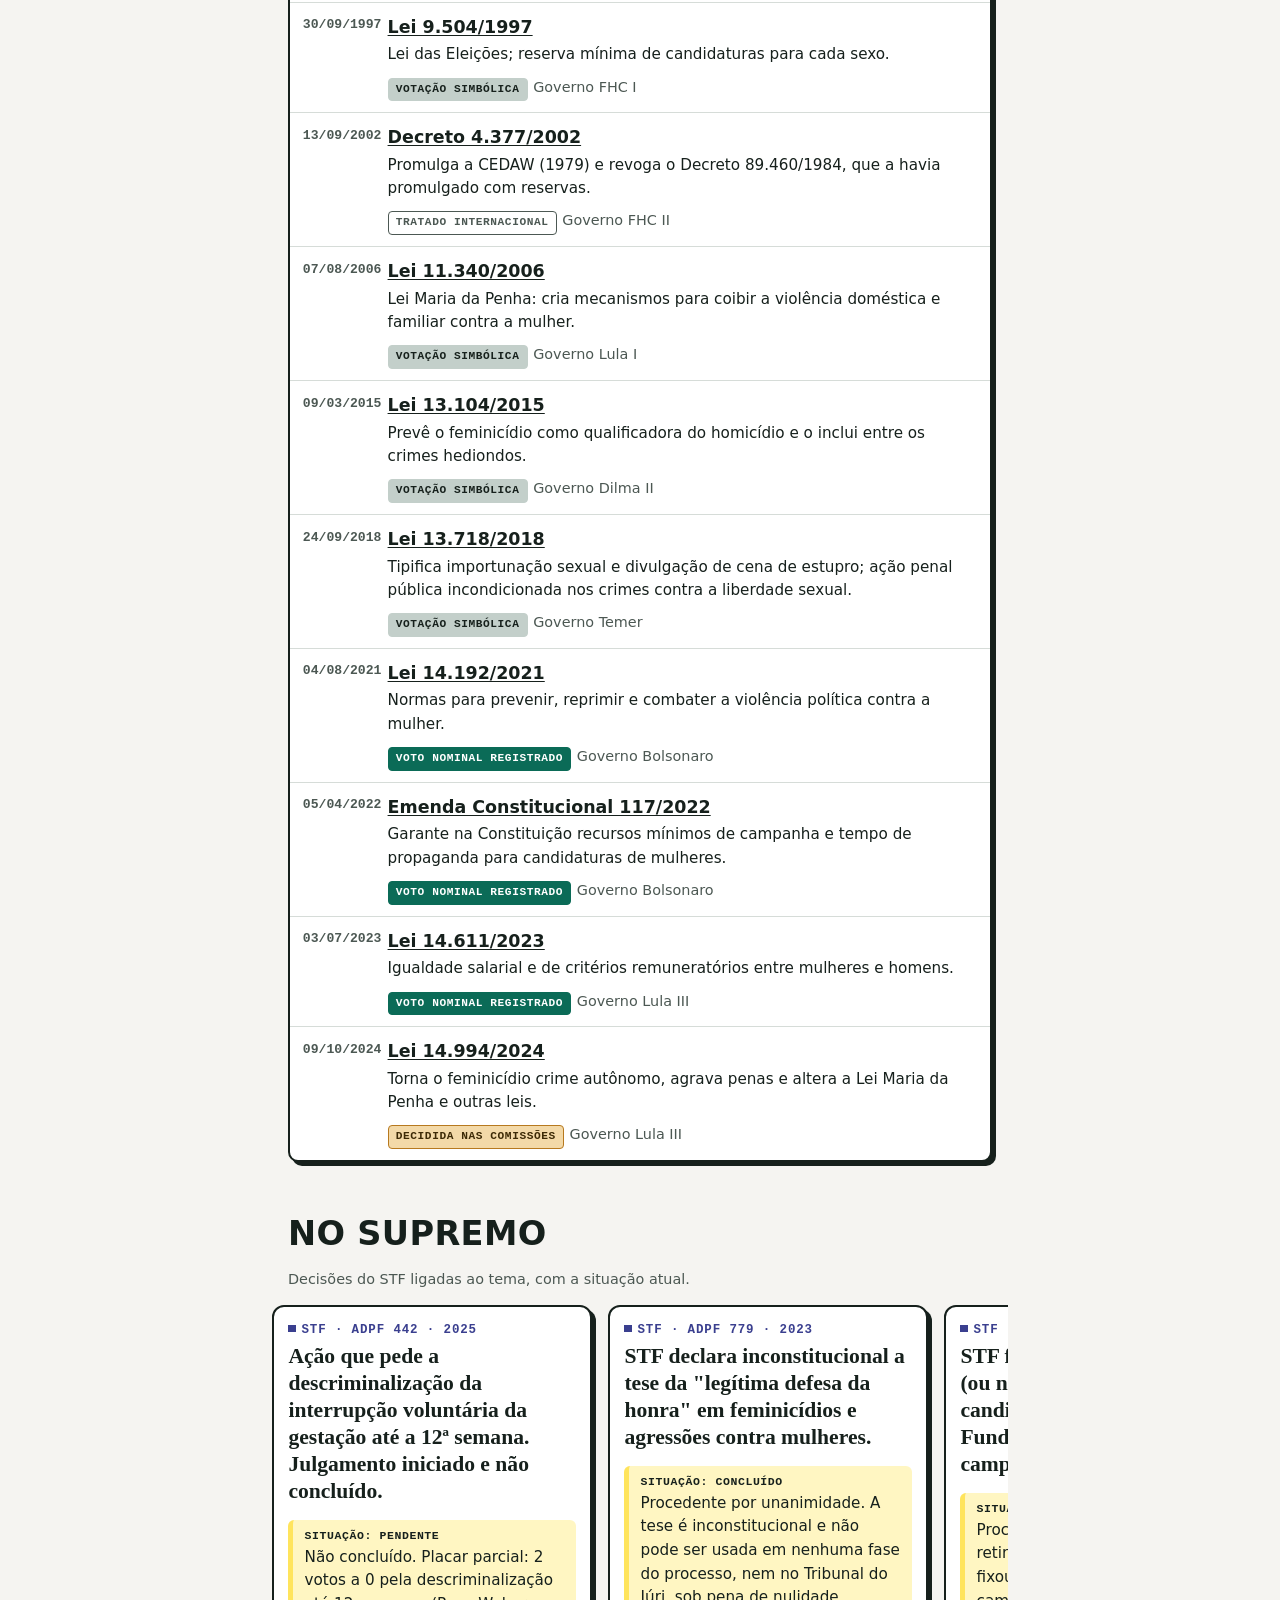
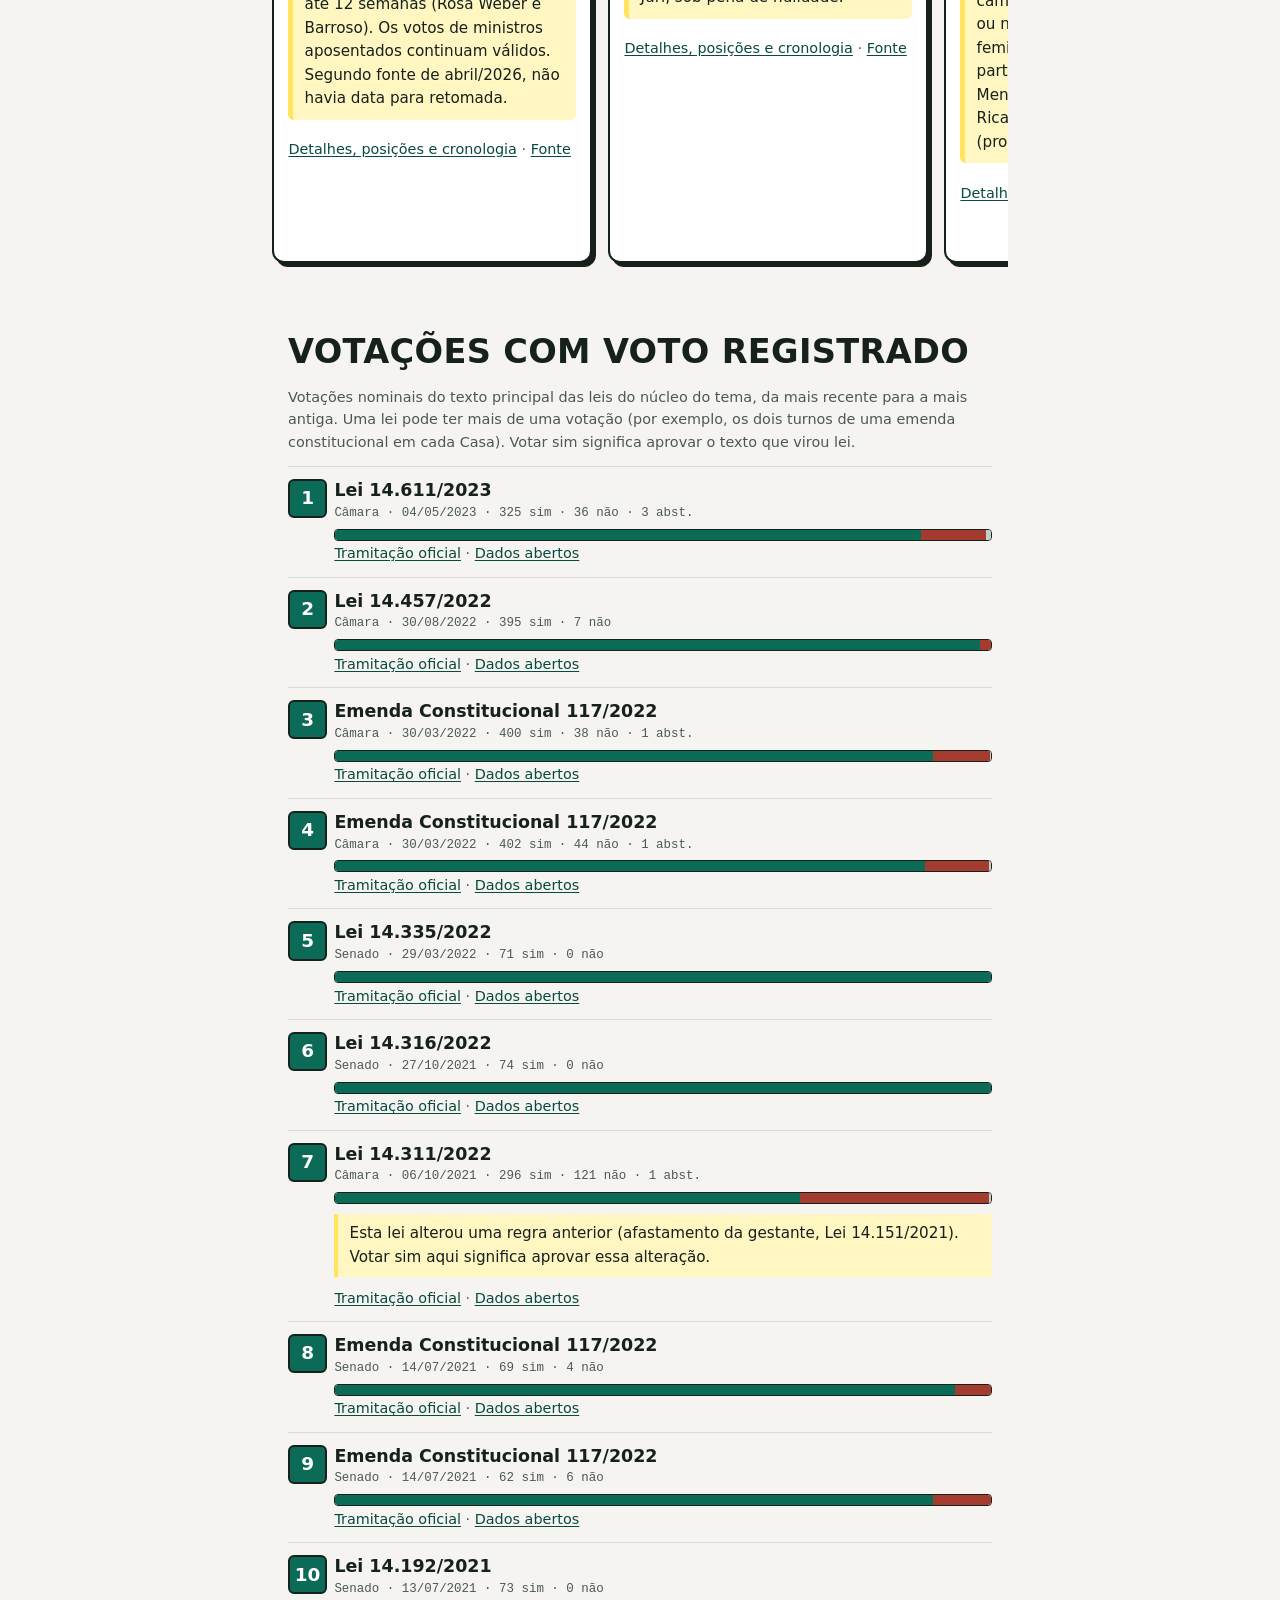
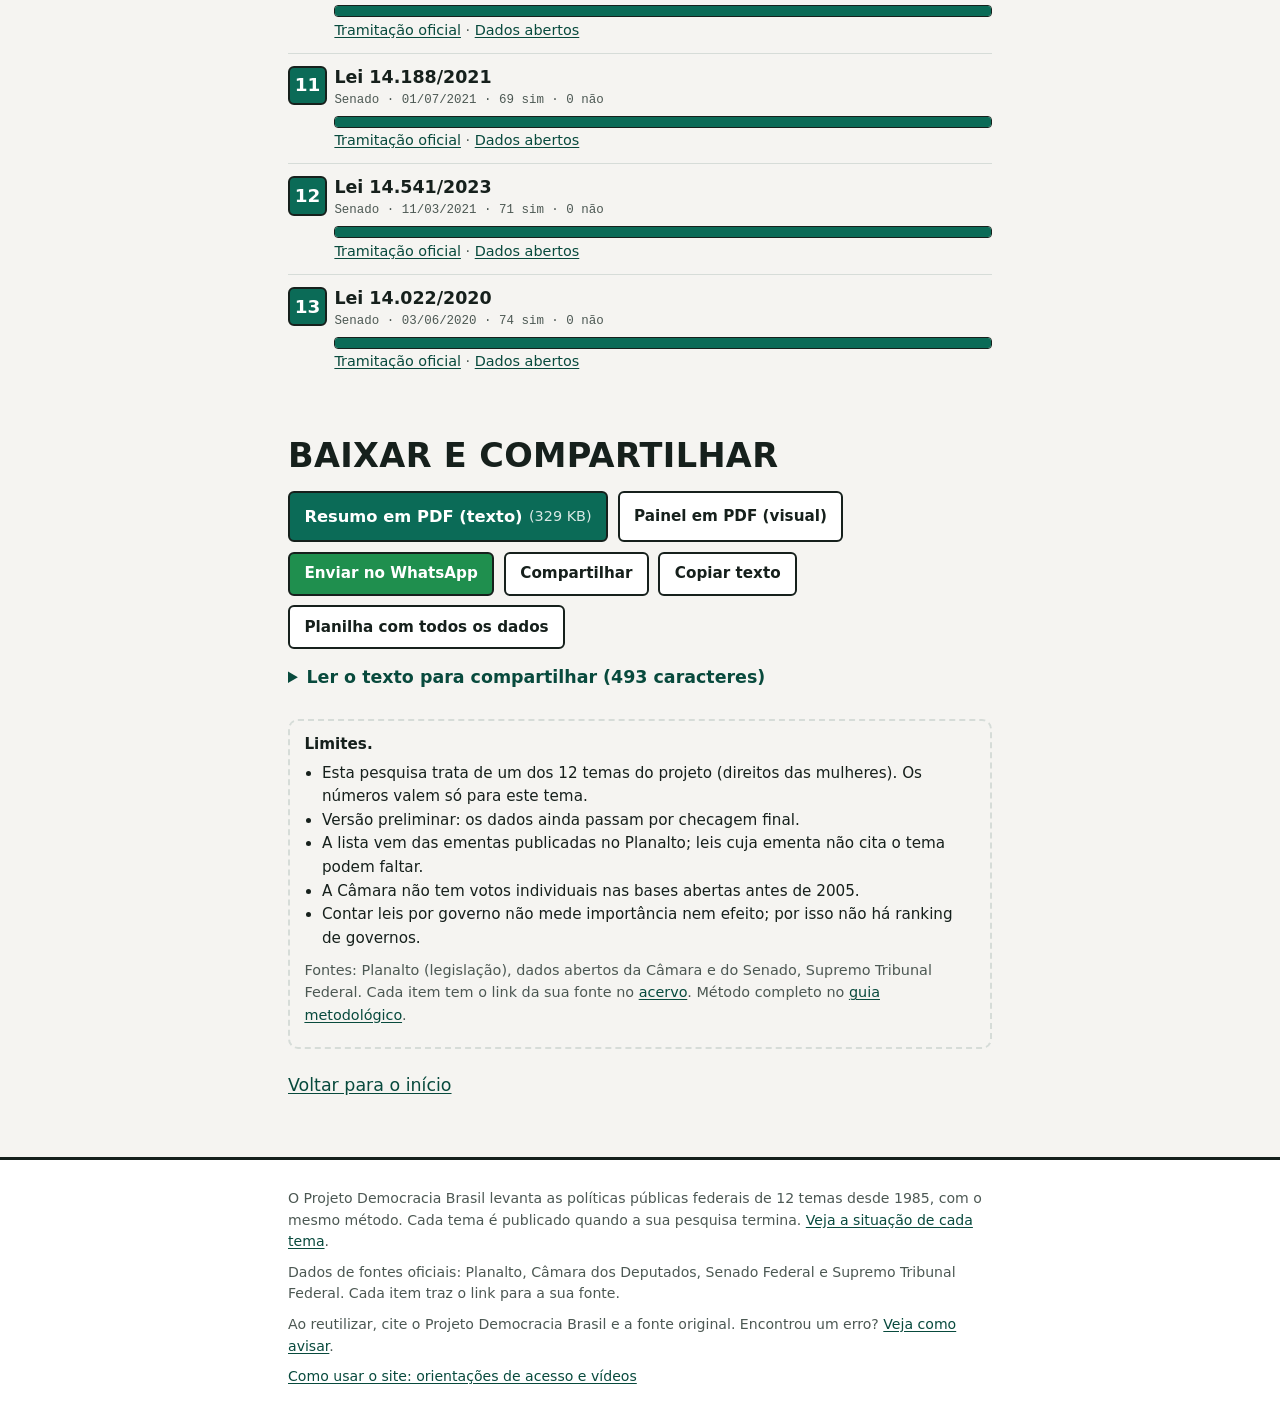
<file: pesquisa-direitos-das-mulheres.html>
<!doctype html>
<html lang="pt-BR">
<head>
<meta charset="utf-8">
<meta name="viewport" content="width=device-width,initial-scale=1">
<title>Direitos das mulheres no Brasil, 1985–2026 — Projeto Democracia Brasil</title>
<meta name="description" content="Lei por lei, como o Congresso aprovou as normas federais sobre direitos das mulheres desde 1985, com a fonte oficial de cada informação.">
<meta property="og:title" content="Direitos das mulheres no Brasil, 1985–2026 — Projeto Democracia Brasil">
<meta property="og:description" content="Lei por lei, como o Congresso aprovou as normas federais sobre direitos das mulheres desde 1985, com a fonte oficial de cada informação.">
<meta name="theme-color" content="#084a3d">
<link rel="icon" href="assets/icone.svg" type="image/svg+xml">
<link rel="stylesheet" href="assets/estilo.css?v=e6513063">
</head>
<body>
<a class="pular" href="#conteudo">Pular para o conteúdo</a>
<header class="topo">
<div class="topo-marca"><div class="coluna">
<a class="marca-site" href="index.html">Projeto Democracia Brasil<span class="marca-sub">Políticas públicas desde 1985 · 12 temas</span></a>
<a class="ajuda" href="como-usar.html"><span aria-hidden="true">?</span>Como usar</a>
</div></div>
<nav class="menu" aria-label="Seções"><div class="coluna"><a href="index.html">Início</a><a href="acervo.html">Acervo</a><a href="votacoes.html">Votações</a><a href="entenda.html">Entenda</a><a href="compartilhar.html">Compartilhar</a><a href="baixar.html">Baixar</a></div></nav>
<div class="orientacao"><div class="coluna"><span class="voce">Você está em <strong>Resultado da pesquisa</strong>.</span> Resultado completo da pesquisa: achado, números, assuntos, linha do tempo, decisões e votações. <a href="como-usar.html#videos">Ver os vídeos de ajuda</a></div></div>
<div class="aviso"><div class="coluna">Versão preliminar. Os dados publicados ainda passam por checagem final. Atualizado em 11/10/2026.</div></div>
</header>
<main id="conteudo"><div class="coluna">
<section class="resultado" id="pesquisa-direitos-das-mulheres" aria-labelledby="titulo-direitos-das-mulheres">
<div class="r-abertura">
<div><p class="rotulo">Tema 8 de 12 · Piloto, versão preliminar · atualizada em 11/10/2026</p>
<h1 id="titulo-direitos-das-mulheres">Direitos das mulheres no Brasil, 1985–2026</h1></div>
<div class="contador" aria-label="231 atos no levantamento"><strong>231</strong><span>atos</span></div>
<p class="lead">Lei por lei, como o Congresso aprovou as normas federais sobre direitos das mulheres desde 1985, com a fonte oficial de cada informação.</p>
</div>
<nav class="sumario" aria-label="Partes do resultado"><a href="#achado-direitos-das-mulheres">Achado</a><a href="#numeros-direitos-das-mulheres">Números</a><a href="#assuntos-direitos-das-mulheres">Assuntos</a><a href="#tempo-direitos-das-mulheres">Linha do tempo</a><a href="#stf-direitos-das-mulheres">STF</a><a href="#votos-direitos-das-mulheres">Votações</a><a href="#baixar-direitos-das-mulheres">Baixar</a></nav>
<div class="faixa" role="region" aria-label="Normas mais recentes da pesquisa"><div class="trilho"><a href="acervo.html#MUL-2026-021"><i class="simbolica" aria-hidden="true"></i><b>09/2026</b>Lei 15.522/2026 · Diretrizes para o desenvolvimento do futebol feminino.</a><a href="acervo.html#MUL-2026-020"><i class="simbolica" aria-hidden="true"></i><b>09/2026</b>Lei 15.516/2026 · Protocolo intersetorial de atendimento em casos de estupro e outras vi…</a><a href="acervo.html#MUL-2026-019"><i class="simbolica" aria-hidden="true"></i><b>09/2026</b>Lei 15.493/2026 · Avaliação médica completa e periódica da saúde da mulher no SUS.</a><a href="acervo.html#MUL-2026-016"><i class="comissoes" aria-hidden="true"></i><b>07/2026</b>Lei 15.478/2026 · Divulgação do serviço telefônico de denúncias de violência contra a mu…</a><a href="acervo.html#MUL-2026-017"><i class="outro" aria-hidden="true"></i><b>07/2026</b>Decreto 13.083/2026 · Sistema Integrado Mulher Segura e painel público de monitoramento.</a><a href="acervo.html#MUL-2026-018"><i class="outro" aria-hidden="true"></i><b>07/2026</b>Decreto 13.084/2026 · Programa Alerta Mulher Segura; regulamenta a monitoração eletrônica pr…</a><a href="acervo.html#MUL-2026-015"><i class="simbolica" aria-hidden="true"></i><b>07/2026</b>Lei 15.474/2026 · Regras para aerossol de extratos vegetais para defesa pessoal da mulhe…</a><a href="acervo.html#MUL-2026-014"><i class="comissoes" aria-hidden="true"></i><b>07/2026</b>Lei 15.466/2026 · Cria o Banco Nacional de Boas Práticas contra a violência contra a mul…</a><a href="acervo.html#MUL-2026-013"><i class="simbolica" aria-hidden="true"></i><b>07/2026</b>Lei 15.455/2026 · Proteção de trabalhadoras e trabalhadores resgatados de trabalho análo…</a><a href="acervo.html#MUL-2026-012"><i class="comissoes" aria-hidden="true"></i><b>06/2026</b>Lei 15.451/2026 · Prioriza o abastecimento de alimentos à rede de acolhimento de mulhere…</a><a href="acervo.html#MUL-2026-MP15438"><i class="comissoes" aria-hidden="true"></i><b>06/2026</b>Lei 15.438/2026 · Altera a Lei Maria da Penha e o Código Penal: prazo maior para queixa …</a><a href="acervo.html#MUL-2026-011"><i class="simbolica" aria-hidden="true"></i><b>06/2026</b>Lei 15.423/2026 · Divulgação, na Voz do Brasil, dos serviços da rede de enfrentamento à …</a><span aria-hidden="true" style="display:contents"><a tabindex="-1" href="acervo.html#MUL-2026-021"><i class="simbolica" aria-hidden="true"></i><b>09/2026</b>Lei 15.522/2026 · Diretrizes para o desenvolvimento do futebol feminino.</a><a tabindex="-1" href="acervo.html#MUL-2026-020"><i class="simbolica" aria-hidden="true"></i><b>09/2026</b>Lei 15.516/2026 · Protocolo intersetorial de atendimento em casos de estupro e outras vi…</a><a tabindex="-1" href="acervo.html#MUL-2026-019"><i class="simbolica" aria-hidden="true"></i><b>09/2026</b>Lei 15.493/2026 · Avaliação médica completa e periódica da saúde da mulher no SUS.</a><a tabindex="-1" href="acervo.html#MUL-2026-016"><i class="comissoes" aria-hidden="true"></i><b>07/2026</b>Lei 15.478/2026 · Divulgação do serviço telefônico de denúncias de violência contra a mu…</a><a tabindex="-1" href="acervo.html#MUL-2026-017"><i class="outro" aria-hidden="true"></i><b>07/2026</b>Decreto 13.083/2026 · Sistema Integrado Mulher Segura e painel público de monitoramento.</a><a tabindex="-1" href="acervo.html#MUL-2026-018"><i class="outro" aria-hidden="true"></i><b>07/2026</b>Decreto 13.084/2026 · Programa Alerta Mulher Segura; regulamenta a monitoração eletrônica pr…</a><a tabindex="-1" href="acervo.html#MUL-2026-015"><i class="simbolica" aria-hidden="true"></i><b>07/2026</b>Lei 15.474/2026 · Regras para aerossol de extratos vegetais para defesa pessoal da mulhe…</a><a tabindex="-1" href="acervo.html#MUL-2026-014"><i class="comissoes" aria-hidden="true"></i><b>07/2026</b>Lei 15.466/2026 · Cria o Banco Nacional de Boas Práticas contra a violência contra a mul…</a><a tabindex="-1" href="acervo.html#MUL-2026-013"><i class="simbolica" aria-hidden="true"></i><b>07/2026</b>Lei 15.455/2026 · Proteção de trabalhadoras e trabalhadores resgatados de trabalho análo…</a><a tabindex="-1" href="acervo.html#MUL-2026-012"><i class="comissoes" aria-hidden="true"></i><b>06/2026</b>Lei 15.451/2026 · Prioriza o abastecimento de alimentos à rede de acolhimento de mulhere…</a><a tabindex="-1" href="acervo.html#MUL-2026-MP15438"><i class="comissoes" aria-hidden="true"></i><b>06/2026</b>Lei 15.438/2026 · Altera a Lei Maria da Penha e o Código Penal: prazo maior para queixa …</a><a tabindex="-1" href="acervo.html#MUL-2026-011"><i class="simbolica" aria-hidden="true"></i><b>06/2026</b>Lei 15.423/2026 · Divulgação, na Voz do Brasil, dos serviços da rede de enfrentamento à …</a></span></div></div>

<div class="achado" id="achado-direitos-das-mulheres">
<p class="rotulo">Principal achado</p>
<p class="grande">15 <small>de 171</small></p>
<p>leis aprovadas no Congresso tiveram o voto de cada parlamentar registrado na votação do texto principal. As outras foram aprovadas por votação simbólica (94), decididas nas comissões (55) ou não têm registro nas bases abertas (7). Sem registro nominal, não dá para saber como cada parlamentar votou, e isso não indica apoio nem oposição.</p>
<div class="painel">
<p class="pequeno">Cada quadrado é uma lei, em ordem de data, de 1985 a 2026. Toque em um quadrado para ver a lei.</p>
<div class="mosaico" role="list" aria-label="Leis em ordem de data"><a class="s-sem-registro" href="acervo.html#MUL-1985-002" title="Lei 7.353/1985: sem registro nas bases abertas" aria-label="Lei 7.353/1985, sem registro nas bases abertas"></a><a class="s-sem-registro" href="acervo.html#MUL-1985-004" title="Lei 7.417/1985: sem registro nas bases abertas" aria-label="Lei 7.417/1985, sem registro nas bases abertas"></a><a class="s-sem-registro" href="acervo.html#MUL-1985-005" title="Lei 7.437/1985: sem registro nas bases abertas" aria-label="Lei 7.437/1985, sem registro nas bases abertas"></a><a class="s-sem-registro" href="acervo.html#MUL-1987-001" title="Lei 7.622/1987: sem registro nas bases abertas" aria-label="Lei 7.622/1987, sem registro nas bases abertas"></a><a class="s-sem-registro" href="acervo.html#MUL-1987-002" title="Lei 7.644/1987: sem registro nas bases abertas" aria-label="Lei 7.644/1987, sem registro nas bases abertas"></a><a class="s-sem-registro" href="acervo.html#MUL-1989-001" title="Lei 7.855/1989: sem registro nas bases abertas" aria-label="Lei 7.855/1989, sem registro nas bases abertas"></a><a class="s-simbolica" href="acervo.html#MUL-1990-001" title="Lei 8.072/1990: votação simbólica" aria-label="Lei 8.072/1990, votação simbólica"></a><a class="s-comissoes" href="acervo.html#MUL-1991-001" title="Lei 8.194/1991: decidida nas comissões" aria-label="Lei 8.194/1991, decidida nas comissões"></a><a class="s-simbolica" href="acervo.html#MUL-1994-001" title="Lei 8.861/1994: votação simbólica" aria-label="Lei 8.861/1994, votação simbólica"></a><a class="s-comissoes" href="acervo.html#MUL-1995-001" title="Lei 9.029/1995: decidida nas comissões" aria-label="Lei 9.029/1995, decidida nas comissões"></a><a class="s-simbolica" href="acervo.html#MUL-1995-002" title="Lei 9.100/1995: votação simbólica" aria-label="Lei 9.100/1995, votação simbólica"></a><a class="s-simbolica" href="acervo.html#MUL-1996-001" title="Lei 9.263/1996: votação simbólica" aria-label="Lei 9.263/1996, votação simbólica"></a><a class="s-simbolica" href="acervo.html#MUL-1997-001" title="Lei 9.504/1997: votação simbólica" aria-label="Lei 9.504/1997, votação simbólica"></a><a class="s-comissoes" href="acervo.html#MUL-1997-002" title="Lei 9.520/1997: decidida nas comissões" aria-label="Lei 9.520/1997, decidida nas comissões"></a><a class="s-simbolica" href="acervo.html#MUL-1999-001" title="Lei 9.797/1999: votação simbólica" aria-label="Lei 9.797/1999, votação simbólica"></a><a class="s-comissoes" href="acervo.html#MUL-1999-002" title="Lei 9.799/1999: decidida nas comissões" aria-label="Lei 9.799/1999, decidida nas comissões"></a><a class="s-sem-registro" href="acervo.html#MUL-2001-001" title="Lei 10.208/2001: sem registro nas bases abertas" aria-label="Lei 10.208/2001, sem registro nas bases abertas"></a><a class="s-simbolica" href="acervo.html#MUL-2001-002" title="Lei 10.223/2001: votação simbólica" aria-label="Lei 10.223/2001, votação simbólica"></a><a class="s-simbolica" href="acervo.html#MUL-2001-003" title="Lei 10.224/2001: votação simbólica" aria-label="Lei 10.224/2001, votação simbólica"></a><a class="s-comissoes" href="acervo.html#MUL-2001-004" title="Lei 10.244/2001: decidida nas comissões" aria-label="Lei 10.244/2001, decidida nas comissões"></a><a class="s-simbolica" href="acervo.html#MUL-2002-001" title="Lei 10.406/2002: votação simbólica" aria-label="Lei 10.406/2002, votação simbólica"></a><a class="s-simbolica" href="acervo.html#MUL-2002-002" title="Lei 10.421/2002: votação simbólica" aria-label="Lei 10.421/2002, votação simbólica"></a><a class="s-comissoes" href="acervo.html#MUL-2002-003" title="Lei 10.516/2002: decidida nas comissões" aria-label="Lei 10.516/2002, decidida nas comissões"></a><a class="s-simbolica" href="acervo.html#MUL-2003-001" title="Lei 10.683/2003: votação simbólica" aria-label="Lei 10.683/2003, votação simbólica"></a><a class="s-simbolica" href="acervo.html#MUL-2003-003" title="Lei 10.710/2003: votação simbólica" aria-label="Lei 10.710/2003, votação simbólica"></a><a class="s-comissoes" href="acervo.html#MUL-2003-004" title="Lei 10.714/2003: decidida nas comissões" aria-label="Lei 10.714/2003, decidida nas comissões"></a><a class="s-simbolica" href="acervo.html#MUL-2003-005" title="Lei 10.778/2003: votação simbólica" aria-label="Lei 10.778/2003, votação simbólica"></a><a class="s-simbolica" href="acervo.html#MUL-2004-003" title="Lei 10.886/2004: votação simbólica" aria-label="Lei 10.886/2004, votação simbólica"></a><a class="s-simbolica" href="acervo.html#MUL-2005-002" title="Lei 11.106/2005: votação simbólica" aria-label="Lei 11.106/2005, votação simbólica"></a><a class="s-comissoes" href="acervo.html#MUL-2005-003" title="Lei 11.108/2005: decidida nas comissões" aria-label="Lei 11.108/2005, decidida nas comissões"></a><a class="s-simbolica" href="acervo.html#MUL-2006-001" title="Lei 11.340/2006: votação simbólica" aria-label="Lei 11.340/2006, votação simbólica"></a><a class="s-comissoes" href="acervo.html#MUL-2007-001" title="Lei 11.634/2007: decidida nas comissões" aria-label="Lei 11.634/2007, decidida nas comissões"></a><a class="s-comissoes" href="acervo.html#MUL-2008-003" title="Lei 11.664/2008: decidida nas comissões" aria-label="Lei 11.664/2008, decidida nas comissões"></a><a class="s-comissoes" href="acervo.html#MUL-2008-004" title="Lei 11.770/2008: decidida nas comissões" aria-label="Lei 11.770/2008, decidida nas comissões"></a><a class="s-comissoes" href="acervo.html#MUL-2008-005" title="Lei 11.804/2008: decidida nas comissões" aria-label="Lei 11.804/2008, decidida nas comissões"></a><a class="s-simbolica" href="acervo.html#MUL-2009-001" title="Lei 11.942/2009: votação simbólica" aria-label="Lei 11.942/2009, votação simbólica"></a><a class="s-simbolica" href="acervo.html#MUL-2009-002" title="Lei 12.015/2009: votação simbólica" aria-label="Lei 12.015/2009, votação simbólica"></a><a class="s-simbolica" href="acervo.html#MUL-2009-003" title="Lei 12.034/2009: votação simbólica" aria-label="Lei 12.034/2009, votação simbólica"></a><a class="s-comissoes" href="acervo.html#MUL-2009-004" title="Lei 12.121/2009: decidida nas comissões" aria-label="Lei 12.121/2009, decidida nas comissões"></a><a class="s-simbolica" href="acervo.html#MUL-2010-001" title="Lei 12.227/2010: votação simbólica" aria-label="Lei 12.227/2010, votação simbólica"></a><a class="s-simbolica" href="acervo.html#MUL-2011-001" title="Lei 12.470/2011: votação simbólica" aria-label="Lei 12.470/2011, votação simbólica"></a><a class="s-comissoes" href="acervo.html#MUL-2012-002" title="Lei 12.605/2012: decidida nas comissões" aria-label="Lei 12.605/2012, decidida nas comissões"></a><a class="s-nominal" href="acervo.html#MUL-2013-002" title="Emenda Constitucional 72/2013: voto nominal registrado" aria-label="Emenda Constitucional 72/2013, voto nominal registrado"></a><a class="s-simbolica" href="acervo.html#MUL-2013-003" title="Lei 12.802/2013: votação simbólica" aria-label="Lei 12.802/2013, votação simbólica"></a><a class="s-comissoes" href="acervo.html#MUL-2013-004" title="Lei 12.812/2013: decidida nas comissões" aria-label="Lei 12.812/2013, decidida nas comissões"></a><a class="s-simbolica" href="acervo.html#MUL-2013-005" title="Lei 12.845/2013: votação simbólica" aria-label="Lei 12.845/2013, votação simbólica"></a><a class="s-comissoes" href="acervo.html#MUL-2013-008" title="Lei 12.895/2013: decidida nas comissões" aria-label="Lei 12.895/2013, decidida nas comissões"></a><a class="s-comissoes" href="acervo.html#MUL-2014-002" title="Lei 12.964/2014: decidida nas comissões" aria-label="Lei 12.964/2014, decidida nas comissões"></a><a class="s-comissoes" href="acervo.html#MUL-2014-003" title="Lei 13.014/2014: decidida nas comissões" aria-label="Lei 13.014/2014, decidida nas comissões"></a><a class="s-simbolica" href="acervo.html#MUL-2014-004" title="Lei 13.025/2014: votação simbólica" aria-label="Lei 13.025/2014, votação simbólica"></a><a class="s-simbolica" href="acervo.html#MUL-2015-001" title="Lei 13.104/2015: votação simbólica" aria-label="Lei 13.104/2015, votação simbólica"></a><a class="s-comissoes" href="acervo.html#MUL-2015-002" title="Lei 13.109/2015: decidida nas comissões" aria-label="Lei 13.109/2015, decidida nas comissões"></a><a class="s-comissoes" href="acervo.html#MUL-2015-003" title="Lei 13.112/2015: decidida nas comissões" aria-label="Lei 13.112/2015, decidida nas comissões"></a><a class="s-nominal" href="acervo.html#MUL-2015-004" title="Lei Complementar 150/2015: voto nominal registrado" aria-label="Lei Complementar 150/2015, voto nominal registrado"></a><a class="s-simbolica" href="acervo.html#MUL-2015-005" title="Lei 13.165/2015: votação simbólica" aria-label="Lei 13.165/2015, votação simbólica"></a><a class="s-comissoes" href="acervo.html#MUL-2015-006" title="Lei 13.239/2015: decidida nas comissões" aria-label="Lei 13.239/2015, decidida nas comissões"></a><a class="s-comissoes" href="acervo.html#MUL-2016-002" title="Lei 13.287/2016: decidida nas comissões" aria-label="Lei 13.287/2016, decidida nas comissões"></a><a class="s-comissoes" href="acervo.html#MUL-2016-003" title="Lei 13.362/2016: decidida nas comissões" aria-label="Lei 13.362/2016, decidida nas comissões"></a><a class="s-comissoes" href="acervo.html#MUL-2016-004" title="Lei 13.363/2016: decidida nas comissões" aria-label="Lei 13.363/2016, decidida nas comissões"></a><a class="s-simbolica" href="acervo.html#MUL-2017-001" title="Lei 13.427/2017: votação simbólica" aria-label="Lei 13.427/2017, votação simbólica"></a><a class="s-simbolica" href="acervo.html#MUL-2017-002" title="Lei 13.434/2017: votação simbólica" aria-label="Lei 13.434/2017, votação simbólica"></a><a class="s-simbolica" href="acervo.html#MUL-2017-003" title="Lei 13.436/2017: votação simbólica" aria-label="Lei 13.436/2017, votação simbólica"></a><a class="s-simbolica" href="acervo.html#MUL-2017-MP13505" title="Lei 13.505/2017: votação simbólica" aria-label="Lei 13.505/2017, votação simbólica"></a><a class="s-simbolica" href="acervo.html#MUL-2017-004" title="Lei 13.522/2017: votação simbólica" aria-label="Lei 13.522/2017, votação simbólica"></a><a class="s-simbolica" href="acervo.html#MUL-2017-006" title="Lei 13.536/2017: votação simbólica" aria-label="Lei 13.536/2017, votação simbólica"></a><a class="s-simbolica" href="acervo.html#MUL-2018-MP13641" title="Lei 13.641/2018: votação simbólica" aria-label="Lei 13.641/2018, votação simbólica"></a><a class="s-simbolica" href="acervo.html#MUL-2018-002" title="Lei 13.642/2018: votação simbólica" aria-label="Lei 13.642/2018, votação simbólica"></a><a class="s-simbolica" href="acervo.html#MUL-2018-005" title="Lei 13.718/2018: votação simbólica" aria-label="Lei 13.718/2018, votação simbólica"></a><a class="s-comissoes" href="acervo.html#MUL-2018-006" title="Lei 13.721/2018: decidida nas comissões" aria-label="Lei 13.721/2018, decidida nas comissões"></a><a class="s-simbolica" href="acervo.html#MUL-2018-009" title="Lei 13.769/2018: votação simbólica" aria-label="Lei 13.769/2018, votação simbólica"></a><a class="s-simbolica" href="acervo.html#MUL-2018-010" title="Lei 13.770/2018: votação simbólica" aria-label="Lei 13.770/2018, votação simbólica"></a><a class="s-simbolica" href="acervo.html#MUL-2018-MP13772" title="Lei 13.772/2018: votação simbólica" aria-label="Lei 13.772/2018, votação simbólica"></a><a class="s-simbolica" href="acervo.html#MUL-2019-MP13827" title="Lei 13.827/2019: votação simbólica" aria-label="Lei 13.827/2019, votação simbólica"></a><a class="s-comissoes" href="acervo.html#MUL-2019-MP13836" title="Lei 13.836/2019: decidida nas comissões" aria-label="Lei 13.836/2019, decidida nas comissões"></a><a class="s-simbolica" href="acervo.html#MUL-2019-MP13871" title="Lei 13.871/2019: votação simbólica" aria-label="Lei 13.871/2019, votação simbólica"></a><a class="s-comissoes" href="acervo.html#MUL-2019-002" title="Lei 13.872/2019: decidida nas comissões" aria-label="Lei 13.872/2019, decidida nas comissões"></a><a class="s-simbolica" href="acervo.html#MUL-2019-MP13880" title="Lei 13.880/2019: votação simbólica" aria-label="Lei 13.880/2019, votação simbólica"></a><a class="s-simbolica" href="acervo.html#MUL-2019-MP13882" title="Lei 13.882/2019: votação simbólica" aria-label="Lei 13.882/2019, votação simbólica"></a><a class="s-simbolica" href="acervo.html#MUL-2019-MP13894" title="Lei 13.894/2019: votação simbólica" aria-label="Lei 13.894/2019, votação simbólica"></a><a class="s-simbolica" href="acervo.html#MUL-2019-004" title="Lei 13.902/2019: votação simbólica" aria-label="Lei 13.902/2019, votação simbólica"></a><a class="s-simbolica" href="acervo.html#MUL-2019-005" title="Lei 13.931/2019: votação simbólica" aria-label="Lei 13.931/2019, votação simbólica"></a><a class="s-comissoes" href="acervo.html#MUL-2020-001" title="Lei 13.980/2020: decidida nas comissões" aria-label="Lei 13.980/2020, decidida nas comissões"></a><a class="s-simbolica" href="acervo.html#MUL-2020-MP13984" title="Lei 13.984/2020: votação simbólica" aria-label="Lei 13.984/2020, votação simbólica"></a><a class="s-nominal" href="acervo.html#MUL-2020-002" title="Lei 14.022/2020: voto nominal registrado" aria-label="Lei 14.022/2020, voto nominal registrado"></a><a class="s-comissoes" href="acervo.html#MUL-2020-003" title="Lei 14.069/2020: decidida nas comissões" aria-label="Lei 14.069/2020, decidida nas comissões"></a><a class="s-nominal" href="acervo.html#MUL-2021-001" title="Lei 14.132/2021: voto nominal registrado" aria-label="Lei 14.132/2021, voto nominal registrado"></a><a class="s-simbolica" href="acervo.html#MUL-2021-002" title="Lei 14.149/2021: votação simbólica" aria-label="Lei 14.149/2021, votação simbólica"></a><a class="s-simbolica" href="acervo.html#MUL-2021-003" title="Lei 14.151/2021: votação simbólica" aria-label="Lei 14.151/2021, votação simbólica"></a><a class="s-simbolica" href="acervo.html#MUL-2021-004" title="Lei 14.152/2021: votação simbólica" aria-label="Lei 14.152/2021, votação simbólica"></a><a class="s-comissoes" href="acervo.html#MUL-2021-005" title="Lei 14.164/2021: decidida nas comissões" aria-label="Lei 14.164/2021, decidida nas comissões"></a><a class="s-simbolica" href="acervo.html#MUL-2021-006" title="Lei 14.171/2021: votação simbólica" aria-label="Lei 14.171/2021, votação simbólica"></a><a class="s-nominal" href="acervo.html#MUL-2021-007" title="Lei 14.188/2021: voto nominal registrado" aria-label="Lei 14.188/2021, voto nominal registrado"></a><a class="s-simbolica" href="acervo.html#MUL-2021-008" title="Lei 14.190/2021: votação simbólica" aria-label="Lei 14.190/2021, votação simbólica"></a><a class="s-nominal" href="acervo.html#MUL-2021-009" title="Lei 14.192/2021: voto nominal registrado" aria-label="Lei 14.192/2021, voto nominal registrado"></a><a class="s-nominal" href="acervo.html#MUL-2021-010" title="Emenda Constitucional 111/2021: voto nominal registrado" aria-label="Emenda Constitucional 111/2021, voto nominal registrado"></a><a class="s-simbolica" href="acervo.html#MUL-2021-011" title="Lei 14.214/2021: votação simbólica" aria-label="Lei 14.214/2021, votação simbólica"></a><a class="s-simbolica" href="acervo.html#MUL-2021-012" title="Lei 14.232/2021: votação simbólica" aria-label="Lei 14.232/2021, votação simbólica"></a><a class="s-simbolica" href="acervo.html#MUL-2021-013" title="Lei 14.245/2021: votação simbólica" aria-label="Lei 14.245/2021, votação simbólica"></a><a class="s-simbolica" href="acervo.html#MUL-2022-MP14310" title="Lei 14.310/2022: votação simbólica" aria-label="Lei 14.310/2022, votação simbólica"></a><a class="s-nominal" href="acervo.html#MUL-2022-003" title="Lei 14.311/2022: voto nominal registrado" aria-label="Lei 14.311/2022, voto nominal registrado"></a><a class="s-nominal" href="acervo.html#MUL-2022-004" title="Lei 14.316/2022: voto nominal registrado" aria-label="Lei 14.316/2022, voto nominal registrado"></a><a class="s-nominal" href="acervo.html#MUL-2022-005" title="Emenda Constitucional 117/2022: voto nominal registrado" aria-label="Emenda Constitucional 117/2022, voto nominal registrado"></a><a class="s-comissoes" href="acervo.html#MUL-2022-006" title="Lei 14.326/2022: decidida nas comissões" aria-label="Lei 14.326/2022, decidida nas comissões"></a><a class="s-simbolica" href="acervo.html#MUL-2022-007" title="Lei 14.330/2022: votação simbólica" aria-label="Lei 14.330/2022, votação simbólica"></a><a class="s-nominal" href="acervo.html#MUL-2022-008" title="Lei 14.335/2022: voto nominal registrado" aria-label="Lei 14.335/2022, voto nominal registrado"></a><a class="s-simbolica" href="acervo.html#MUL-2022-009" title="Lei 14.443/2022: votação simbólica" aria-label="Lei 14.443/2022, votação simbólica"></a><a class="s-simbolica" href="acervo.html#MUL-2022-010" title="Lei 14.450/2022: votação simbólica" aria-label="Lei 14.450/2022, votação simbólica"></a><a class="s-nominal" href="acervo.html#MUL-2022-011" title="Lei 14.457/2022: voto nominal registrado" aria-label="Lei 14.457/2022, voto nominal registrado"></a><a class="s-simbolica" href="acervo.html#MUL-2023-006" title="Lei 14.538/2023: votação simbólica" aria-label="Lei 14.538/2023, votação simbólica"></a><a class="s-simbolica" href="acervo.html#MUL-2023-007" title="Lei 14.540/2023: votação simbólica" aria-label="Lei 14.540/2023, votação simbólica"></a><a class="s-nominal" href="acervo.html#MUL-2023-008" title="Lei 14.541/2023: voto nominal registrado" aria-label="Lei 14.541/2023, voto nominal registrado"></a><a class="s-simbolica" href="acervo.html#MUL-2023-009" title="Lei 14.542/2023: votação simbólica" aria-label="Lei 14.542/2023, votação simbólica"></a><a class="s-comissoes" href="acervo.html#MUL-2023-MP14550" title="Lei 14.550/2023: decidida nas comissões" aria-label="Lei 14.550/2023, decidida nas comissões"></a><a class="s-comissoes" href="acervo.html#MUL-2023-012" title="Lei 14.583/2023: decidida nas comissões" aria-label="Lei 14.583/2023, decidida nas comissões"></a><a class="s-simbolica" href="acervo.html#MUL-2023-013" title="Lei 14.598/2023: votação simbólica" aria-label="Lei 14.598/2023, votação simbólica"></a><a class="s-nominal" href="acervo.html#MUL-2023-014" title="Lei 14.600/2023: voto nominal registrado" aria-label="Lei 14.600/2023, voto nominal registrado"></a><a class="s-nominal" href="acervo.html#MUL-2023-015" title="Lei 14.611/2023: voto nominal registrado" aria-label="Lei 14.611/2023, voto nominal registrado"></a><a class="s-simbolica" href="acervo.html#MUL-2023-016" title="Lei 14.612/2023: votação simbólica" aria-label="Lei 14.612/2023, votação simbólica"></a><a class="s-simbolica" href="acervo.html#MUL-2023-017" title="Lei 14.614/2023: votação simbólica" aria-label="Lei 14.614/2023, votação simbólica"></a><a class="s-comissoes" href="acervo.html#MUL-2023-022" title="Lei 14.660/2023: decidida nas comissões" aria-label="Lei 14.660/2023, decidida nas comissões"></a><a class="s-simbolica" href="acervo.html#MUL-2023-MP14674" title="Lei 14.674/2023: votação simbólica" aria-label="Lei 14.674/2023, votação simbólica"></a><a class="s-simbolica" href="acervo.html#MUL-2023-023" title="Lei 14.682/2023: votação simbólica" aria-label="Lei 14.682/2023, votação simbólica"></a><a class="s-simbolica" href="acervo.html#MUL-2023-024" title="Lei 14.683/2023: votação simbólica" aria-label="Lei 14.683/2023, votação simbólica"></a><a class="s-comissoes" href="acervo.html#MUL-2023-025" title="Lei 14.713/2023: decidida nas comissões" aria-label="Lei 14.713/2023, decidida nas comissões"></a><a class="s-simbolica" href="acervo.html#MUL-2023-026" title="Lei 14.717/2023: votação simbólica" aria-label="Lei 14.717/2023, votação simbólica"></a><a class="s-simbolica" href="acervo.html#MUL-2023-027" title="Lei 14.721/2023: votação simbólica" aria-label="Lei 14.721/2023, votação simbólica"></a><a class="s-simbolica" href="acervo.html#MUL-2023-029" title="Lei 14.737/2023: votação simbólica" aria-label="Lei 14.737/2023, votação simbólica"></a><a class="s-simbolica" href="acervo.html#MUL-2023-030" title="Lei 14.786/2023: votação simbólica" aria-label="Lei 14.786/2023, votação simbólica"></a><a class="s-simbolica" href="acervo.html#MUL-2024-002" title="Lei 14.847/2024: votação simbólica" aria-label="Lei 14.847/2024, votação simbólica"></a><a class="s-comissoes" href="acervo.html#MUL-2024-MP14857" title="Lei 14.857/2024: decidida nas comissões" aria-label="Lei 14.857/2024, decidida nas comissões"></a><a class="s-comissoes" href="acervo.html#MUL-2024-MP14887" title="Lei 14.887/2024: decidida nas comissões" aria-label="Lei 14.887/2024, decidida nas comissões"></a><a class="s-simbolica" href="acervo.html#MUL-2024-003" title="Lei 14.899/2024: votação simbólica" aria-label="Lei 14.899/2024, votação simbólica"></a><a class="s-simbolica" href="acervo.html#MUL-2024-004" title="Lei 14.925/2024: votação simbólica" aria-label="Lei 14.925/2024, votação simbólica"></a><a class="s-comissoes" href="acervo.html#MUL-2024-006" title="Lei 14.986/2024: decidida nas comissões" aria-label="Lei 14.986/2024, decidida nas comissões"></a><a class="s-comissoes" href="acervo.html#MUL-2024-007" title="Lei 14.994/2024: decidida nas comissões" aria-label="Lei 14.994/2024, decidida nas comissões"></a><a class="s-comissoes" href="acervo.html#MUL-2024-008" title="Lei 15.035/2024: decidida nas comissões" aria-label="Lei 15.035/2024, decidida nas comissões"></a><a class="s-simbolica" href="acervo.html#MUL-2025-001" title="Lei 15.116/2025: votação simbólica" aria-label="Lei 15.116/2025, votação simbólica"></a><a class="s-simbolica" href="acervo.html#MUL-2025-002" title="Lei 15.123/2025: votação simbólica" aria-label="Lei 15.123/2025, votação simbólica"></a><a class="s-simbolica" href="acervo.html#MUL-2025-003" title="Lei 15.124/2025: votação simbólica" aria-label="Lei 15.124/2025, votação simbólica"></a><a class="s-simbolica" href="acervo.html#MUL-2025-MP15125" title="Lei 15.125/2025: votação simbólica" aria-label="Lei 15.125/2025, votação simbólica"></a><a class="s-simbolica" href="acervo.html#MUL-2025-005" title="Lei 15.139/2025: votação simbólica" aria-label="Lei 15.139/2025, votação simbólica"></a><a class="s-simbolica" href="acervo.html#MUL-2025-007" title="Lei 15.160/2025: votação simbólica" aria-label="Lei 15.160/2025, votação simbólica"></a><a class="s-comissoes" href="acervo.html#MUL-2025-008" title="Lei 15.171/2025: decidida nas comissões" aria-label="Lei 15.171/2025, decidida nas comissões"></a><a class="s-simbolica" href="acervo.html#MUL-2025-009" title="Lei 15.177/2025: votação simbólica" aria-label="Lei 15.177/2025, votação simbólica"></a><a class="s-comissoes" href="acervo.html#MUL-2025-010" title="Lei 15.198/2025: decidida nas comissões" aria-label="Lei 15.198/2025, decidida nas comissões"></a><a class="s-comissoes" href="acervo.html#MUL-2025-MP15212" title="Lei 15.212/2025: decidida nas comissões" aria-label="Lei 15.212/2025, decidida nas comissões"></a><a class="s-simbolica" href="acervo.html#MUL-2025-011" title="Lei 15.214/2025: votação simbólica" aria-label="Lei 15.214/2025, votação simbólica"></a><a class="s-comissoes" href="acervo.html#MUL-2025-012" title="Lei 15.222/2025: decidida nas comissões" aria-label="Lei 15.222/2025, decidida nas comissões"></a><a class="s-simbolica" href="acervo.html#MUL-2025-015" title="Lei 15.281/2025: votação simbólica" aria-label="Lei 15.281/2025, votação simbólica"></a><a class="s-comissoes" href="acervo.html#MUL-2025-016" title="Lei 15.284/2025: decidida nas comissões" aria-label="Lei 15.284/2025, decidida nas comissões"></a><a class="s-comissoes" href="acervo.html#MUL-2026-001" title="Lei 15.336/2026: decidida nas comissões" aria-label="Lei 15.336/2026, decidida nas comissões"></a><a class="s-simbolica" href="acervo.html#MUL-2026-004" title="Lei 15.377/2026: votação simbólica" aria-label="Lei 15.377/2026, votação simbólica"></a><a class="s-comissoes" href="acervo.html#MUL-2026-MP15380" title="Lei 15.380/2026: decidida nas comissões" aria-label="Lei 15.380/2026, decidida nas comissões"></a><a class="s-simbolica" href="acervo.html#MUL-2026-MP15383" title="Lei 15.383/2026: votação simbólica" aria-label="Lei 15.383/2026, votação simbólica"></a><a class="s-simbolica" href="acervo.html#MUL-2026-005" title="Lei 15.384/2026: votação simbólica" aria-label="Lei 15.384/2026, votação simbólica"></a><a class="s-simbolica" href="acervo.html#MUL-2026-006" title="Lei 15.409/2026: votação simbólica" aria-label="Lei 15.409/2026, votação simbólica"></a><a class="s-comissoes" href="acervo.html#MUL-2026-007" title="Lei 15.410/2026: decidida nas comissões" aria-label="Lei 15.410/2026, decidida nas comissões"></a><a class="s-comissoes" href="acervo.html#MUL-2026-MP15411" title="Lei 15.411/2026: decidida nas comissões" aria-label="Lei 15.411/2026, decidida nas comissões"></a><a class="s-comissoes" href="acervo.html#MUL-2026-MP15412" title="Lei 15.412/2026: decidida nas comissões" aria-label="Lei 15.412/2026, decidida nas comissões"></a><a class="s-comissoes" href="acervo.html#MUL-2026-009" title="Lei 15.415/2026: decidida nas comissões" aria-label="Lei 15.415/2026, decidida nas comissões"></a><a class="s-simbolica" href="acervo.html#MUL-2026-010" title="Lei 15.421/2026: votação simbólica" aria-label="Lei 15.421/2026, votação simbólica"></a><a class="s-simbolica" href="acervo.html#MUL-2026-011" title="Lei 15.423/2026: votação simbólica" aria-label="Lei 15.423/2026, votação simbólica"></a><a class="s-comissoes" href="acervo.html#MUL-2026-MP15438" title="Lei 15.438/2026: decidida nas comissões" aria-label="Lei 15.438/2026, decidida nas comissões"></a><a class="s-comissoes" href="acervo.html#MUL-2026-012" title="Lei 15.451/2026: decidida nas comissões" aria-label="Lei 15.451/2026, decidida nas comissões"></a><a class="s-simbolica" href="acervo.html#MUL-2026-013" title="Lei 15.455/2026: votação simbólica" aria-label="Lei 15.455/2026, votação simbólica"></a><a class="s-comissoes" href="acervo.html#MUL-2026-014" title="Lei 15.466/2026: decidida nas comissões" aria-label="Lei 15.466/2026, decidida nas comissões"></a><a class="s-simbolica" href="acervo.html#MUL-2026-015" title="Lei 15.474/2026: votação simbólica" aria-label="Lei 15.474/2026, votação simbólica"></a><a class="s-comissoes" href="acervo.html#MUL-2026-016" title="Lei 15.478/2026: decidida nas comissões" aria-label="Lei 15.478/2026, decidida nas comissões"></a><a class="s-simbolica" href="acervo.html#MUL-2026-019" title="Lei 15.493/2026: votação simbólica" aria-label="Lei 15.493/2026, votação simbólica"></a><a class="s-simbolica" href="acervo.html#MUL-2026-020" title="Lei 15.516/2026: votação simbólica" aria-label="Lei 15.516/2026, votação simbólica"></a><a class="s-simbolica" href="acervo.html#MUL-2026-021" title="Lei 15.522/2026: votação simbólica" aria-label="Lei 15.522/2026, votação simbólica"></a></div>
<div class="eixo" aria-hidden="true"><span>1985</span><span>2026</span></div>
<ul class="legenda"><li><i class="s-nominal" aria-hidden="true"></i>Voto nominal registrado</li><li><i class="s-simbolica" aria-hidden="true"></i>Votação simbólica</li><li><i class="s-comissoes" aria-hidden="true"></i>Decidida nas comissões</li><li><i class="s-sem-registro" aria-hidden="true"></i>Sem registro nas bases abertas</li></ul>
<p class="pequeno"><a href="votacoes.html">Como o Congresso votou</a> · <a href="entenda.html#votacao">Votação nominal ou simbólica?</a></p>
</div>
</div>

<h2 id="numeros-direitos-das-mulheres">Em números</h2>
<ul class="grade-numeros"><li><strong>231</strong><span>atos federais no levantamento</span><em>Fonte: Planalto, Câmara, Senado e STF</em></li><li><strong>171</strong><span>leis aprovadas no Congresso</span><em>Fonte: Planalto</em></li><li><strong>15</strong><span>com o voto de cada parlamentar registrado</span><em>Fonte: Dados abertos da Câmara e do Senado</em></li><li><strong>599</strong><span>votações em Plenário</span><em>Fonte: Dados abertos da Câmara e do Senado</em></li><li><strong>40.795</strong><span>votos individuais de parlamentares</span><em>Fonte: Dados abertos da Câmara e do Senado</em></li><li><strong>5</strong><span>decisões do STF</span><em>Fonte: Supremo Tribunal Federal</em></li></ul>

<h2 id="assuntos-direitos-das-mulheres">Assuntos</h2>
<p class="pequeno">Um cartão por assunto, do que tem mais atos para o que tem menos. Deslize para o lado.</p>
<div class="carrossel"><article class="ccard" id="assunto-violencia">
<p class="rotulo">80 atos · desde 1990</p>
<h3>Violência</h3>
<p class="chamada">Mais recente: Lei 15.516/2026, de 22/09/2026.</p>
<div class="dado"><span class="n">5 de 61</span>leis do assunto aprovadas no Congresso tiveram o voto de cada parlamentar registrado.<span class="fonte">Fonte: dados abertos da Câmara e do Senado ↗</span></div>
<div class="recente"><b>O que diz a mais recente</b>Protocolo intersetorial de atendimento em casos de estupro e outras violências contra a mulher.</div>
<details class="mais"><summary>Fatos e fontes</summary><ul class="fatos"><li><a href="acervo.html#MUL-2026-020">Lei 15.516/2026</a> (2026): Protocolo intersetorial de atendimento em casos de estupro e outras violências contra a mulher. <a href="https://www.planalto.gov.br/ccivil_03/_ato2023-2026/2026/lei/L15516.htm" rel="noopener">texto oficial</a></li><li><a href="acervo.html#MUL-2026-016">Lei 15.478/2026</a> (2026): Divulgação do serviço telefônico de denúncias de violência contra a mulher. <a href="https://www.planalto.gov.br/ccivil_03/_ato2023-2026/2026/lei/L15478.htm" rel="noopener">texto oficial</a></li><li><a href="acervo.html#MUL-2026-017">Decreto 13.083/2026</a> (2026): Sistema Integrado Mulher Segura e painel público de monitoramento. <a href="https://www.planalto.gov.br/ccivil_03/_ato2023-2026/2026/decreto/d13083.htm" rel="noopener">texto oficial</a></li><li><a href="acervo.html#MUL-2026-018">Decreto 13.084/2026</a> (2026): Programa Alerta Mulher Segura; regulamenta a monitoração eletrônica prevista na Lei Maria da Penha. <a href="https://www.planalto.gov.br/ccivil_03/_ato2023-2026/2026/decreto/d13084.htm" rel="noopener">texto oficial</a></li><li><a href="acervo.html#MUL-2026-015">Lei 15.474/2026</a> (2026): Regras para aerossol de extratos vegetais para defesa pessoal da mulher. <a href="https://www.planalto.gov.br/ccivil_03/_ato2023-2026/2026/lei/L15474.htm" rel="noopener">texto oficial</a></li></ul>
<p class="pequeno"><a href="acervo.html?assunto=Viol%C3%AAncia">Ver os 80 atos no acervo</a></p></details>
<p class="post" id="t-assunto-violencia" hidden>Projeto Democracia Brasil · Tema 8 de 12: Direitos das mulheres (piloto, versão preliminar) — Violência.

O levantamento reúne 80 atos federais sobre o assunto desde 1990. Das 61 leis aprovadas no Congresso, 5 tiveram o voto de cada parlamentar registrado na votação do texto principal.

Fonte: https://dadosabertos.camara.leg.br
Resumo: https://adrianacorradi.github.io/projeto-democracia-brasil/pesquisa-direitos-das-mulheres.html#assunto-violencia</p>
<div class="acoes"><a class="botao zap" href="https://wa.me/?text=Projeto%20Democracia%20Brasil%20%C2%B7%20Tema%208%20de%2012%3A%20Direitos%20das%20mulheres%20%28piloto%2C%20vers%C3%A3o%20preliminar%29%20%E2%80%94%20Viol%C3%AAncia.%0A%0AO%20levantamento%20re%C3%BAne%2080%20atos%20federais%20sobre%20o%20assunto%20desde%201990.%20Das%2061%20leis%20aprovadas%20no%20Congresso%2C%205%20tiveram%20o%20voto%20de%20cada%20parlamentar%20registrado%20na%20vota%C3%A7%C3%A3o%20do%20texto%20principal.%0A%0AFonte%3A%20https%3A//dadosabertos.camara.leg.br%0AResumo%3A%20https%3A//adrianacorradi.github.io/projeto-democracia-brasil/pesquisa-direitos-das-mulheres.html%23assunto-violencia" target="_blank" rel="noopener">Enviar no WhatsApp</a><button type="button" data-copiar="t-assunto-violencia">Copiar</button></div>
<p class="status" role="status"></p>
</article><article class="ccard" id="assunto-trabalho-e-renda">
<p class="rotulo">49 atos · desde 1987</p>
<h3>Trabalho e renda</h3>
<p class="chamada">Mais recente: Lei 15.455/2026, de 01/07/2026.</p>
<div class="dado"><span class="n">5 de 35</span>leis do assunto aprovadas no Congresso tiveram o voto de cada parlamentar registrado.<span class="fonte">Fonte: dados abertos da Câmara e do Senado ↗</span></div>
<div class="recente"><b>O que diz a mais recente</b>Proteção de trabalhadoras e trabalhadores resgatados de trabalho análogo à escravidão, inclusive no ambiente doméstico; altera a Lei Maria da Penha.</div>
<details class="mais"><summary>Fatos e fontes</summary><ul class="fatos"><li><a href="acervo.html#MUL-2026-013">Lei 15.455/2026</a> (2026): Proteção de trabalhadoras e trabalhadores resgatados de trabalho análogo à escravidão, inclusive no ambiente doméstico; altera a Lei Maria da Penha. <a href="https://www.planalto.gov.br/ccivil_03/_ato2023-2026/2026/lei/L15455.htm" rel="noopener">texto oficial</a></li><li><a href="acervo.html#MUL-2026-009">Lei 15.415/2026</a> (2026): Prazo para concessão do salário-maternidade pago pela Previdência. <a href="https://www.planalto.gov.br/ccivil_03/_ato2023-2026/2026/lei/L15415.htm" rel="noopener">texto oficial</a></li><li><a href="acervo.html#MUL-2025-012">Lei 15.222/2025</a> (2025): Prorroga a licença-maternidade em até 120 dias após a alta hospitalar da mãe e do recém-nascido. <a href="https://www.planalto.gov.br/ccivil_03/_ato2023-2026/2025/lei/L15222.htm" rel="noopener">texto oficial</a></li><li><a href="acervo.html#MUL-2025-009">Lei 15.177/2025</a> (2025): Reserva mínima de mulheres em conselhos de administração das empresas que especifica. <a href="https://www.planalto.gov.br/ccivil_03/_ato2023-2026/2025/lei/L15177.htm" rel="noopener">texto oficial</a></li><li><a href="acervo.html#MUL-2025-006">Decreto 12.516/2025</a> (2025): Altera o Decreto 11.430/2023 (mão de obra de mulheres vítimas de violência em contratações públicas). <a href="https://www.planalto.gov.br/ccivil_03/_ato2023-2026/2025/decreto/D12516.htm" rel="noopener">texto oficial</a></li></ul>
<p class="pequeno"><a href="acervo.html?assunto=Trabalho%20e%20renda">Ver os 49 atos no acervo</a></p></details>
<p class="post" id="t-assunto-trabalho-e-renda" hidden>Projeto Democracia Brasil · Tema 8 de 12: Direitos das mulheres (piloto, versão preliminar) — Trabalho e renda.

O levantamento reúne 49 atos federais sobre o assunto desde 1987. Das 35 leis aprovadas no Congresso, 5 tiveram o voto de cada parlamentar registrado na votação do texto principal.

Fonte: https://dadosabertos.camara.leg.br
Resumo: https://adrianacorradi.github.io/projeto-democracia-brasil/pesquisa-direitos-das-mulheres.html#assunto-trabalho-e-renda</p>
<div class="acoes"><a class="botao zap" href="https://wa.me/?text=Projeto%20Democracia%20Brasil%20%C2%B7%20Tema%208%20de%2012%3A%20Direitos%20das%20mulheres%20%28piloto%2C%20vers%C3%A3o%20preliminar%29%20%E2%80%94%20Trabalho%20e%20renda.%0A%0AO%20levantamento%20re%C3%BAne%2049%20atos%20federais%20sobre%20o%20assunto%20desde%201987.%20Das%2035%20leis%20aprovadas%20no%20Congresso%2C%205%20tiveram%20o%20voto%20de%20cada%20parlamentar%20registrado%20na%20vota%C3%A7%C3%A3o%20do%20texto%20principal.%0A%0AFonte%3A%20https%3A//dadosabertos.camara.leg.br%0AResumo%3A%20https%3A//adrianacorradi.github.io/projeto-democracia-brasil/pesquisa-direitos-das-mulheres.html%23assunto-trabalho-e-renda" target="_blank" rel="noopener">Enviar no WhatsApp</a><button type="button" data-copiar="t-assunto-trabalho-e-renda">Copiar</button></div>
<p class="status" role="status"></p>
</article><article class="ccard" id="assunto-saude">
<p class="rotulo">38 atos · desde 1999</p>
<h3>Saúde</h3>
<p class="chamada">Mais recente: Lei 15.493/2026, de 02/09/2026.</p>
<div class="dado"><span class="n">1 de 35</span>leis do assunto aprovadas no Congresso tiveram o voto de cada parlamentar registrado.<span class="fonte">Fonte: dados abertos da Câmara e do Senado ↗</span></div>
<div class="recente"><b>O que diz a mais recente</b>Avaliação médica completa e periódica da saúde da mulher no SUS.</div>
<details class="mais"><summary>Fatos e fontes</summary><ul class="fatos"><li><a href="acervo.html#MUL-2026-019">Lei 15.493/2026</a> (2026): Avaliação médica completa e periódica da saúde da mulher no SUS. <a href="https://www.planalto.gov.br/ccivil_03/_ato2023-2026/2026/lei/L15493.htm" rel="noopener">texto oficial</a></li><li><a href="acervo.html#MUL-2026-004">Lei 15.377/2026</a> (2026): Empresas devem informar empregados sobre vacinação, HPV e cânceres de mama, colo do útero e próstata. <a href="https://www.planalto.gov.br/ccivil_03/_ato2023-2026/2026/lei/L15377.htm" rel="noopener">texto oficial</a></li><li><a href="acervo.html#MUL-2025-016">Lei 15.284/2025</a> (2025): Assegura mamografia a todas as mulheres a partir dos 40 anos. <a href="https://www.planalto.gov.br/ccivil_03/_ato2023-2026/2025/lei/L15284.htm" rel="noopener">texto oficial</a></li><li><a href="acervo.html#MUL-2025-015">Lei 15.281/2025</a> (2025): Estratégia de saúde voltada às mulheres alcoolistas. <a href="https://www.planalto.gov.br/ccivil_03/_ato2023-2026/2025/lei/L15281.htm" rel="noopener">texto oficial</a></li><li><a href="acervo.html#MUL-2025-010">Lei 15.198/2025</a> (2025): Ações de enfrentamento do parto prematuro; institui o Novembro Roxo. <a href="https://www.planalto.gov.br/ccivil_03/_ato2023-2026/2025/lei/L15198.htm" rel="noopener">texto oficial</a></li></ul>
<p class="pequeno"><a href="acervo.html?assunto=Sa%C3%BAde">Ver os 38 atos no acervo</a></p></details>
<p class="post" id="t-assunto-saude" hidden>Projeto Democracia Brasil · Tema 8 de 12: Direitos das mulheres (piloto, versão preliminar) — Saúde.

O levantamento reúne 38 atos federais sobre o assunto desde 1999. Das 35 leis aprovadas no Congresso, 1 teve o voto de cada parlamentar registrado na votação do texto principal.

Fonte: https://dadosabertos.camara.leg.br
Resumo: https://adrianacorradi.github.io/projeto-democracia-brasil/pesquisa-direitos-das-mulheres.html#assunto-saude</p>
<div class="acoes"><a class="botao zap" href="https://wa.me/?text=Projeto%20Democracia%20Brasil%20%C2%B7%20Tema%208%20de%2012%3A%20Direitos%20das%20mulheres%20%28piloto%2C%20vers%C3%A3o%20preliminar%29%20%E2%80%94%20Sa%C3%BAde.%0A%0AO%20levantamento%20re%C3%BAne%2038%20atos%20federais%20sobre%20o%20assunto%20desde%201999.%20Das%2035%20leis%20aprovadas%20no%20Congresso%2C%201%20teve%20o%20voto%20de%20cada%20parlamentar%20registrado%20na%20vota%C3%A7%C3%A3o%20do%20texto%20principal.%0A%0AFonte%3A%20https%3A//dadosabertos.camara.leg.br%0AResumo%3A%20https%3A//adrianacorradi.github.io/projeto-democracia-brasil/pesquisa-direitos-das-mulheres.html%23assunto-saude" target="_blank" rel="noopener">Enviar no WhatsApp</a><button type="button" data-copiar="t-assunto-saude">Copiar</button></div>
<p class="status" role="status"></p>
</article><article class="ccard" id="assunto-institucional">
<p class="rotulo">21 atos · desde 1985</p>
<h3>Institucional</h3>
<p class="chamada">Mais recente: Lei 15.336/2026, de 08/01/2026.</p>
<div class="dado"><span class="n">1 de 7</span>leis do assunto aprovadas no Congresso tiveram o voto de cada parlamentar registrado.<span class="fonte">Fonte: dados abertos da Câmara e do Senado ↗</span></div>
<div class="recente"><b>O que diz a mais recente</b>Publicação periódica de relatórios do registro unificado de dados sobre violência contra as mulheres.</div>
<details class="mais"><summary>Fatos e fontes</summary><ul class="fatos"><li><a href="acervo.html#MUL-2026-001">Lei 15.336/2026</a> (2026): Publicação periódica de relatórios do registro unificado de dados sobre violência contra as mulheres. <a href="https://www.planalto.gov.br/ccivil_03/_ato2023-2026/2026/lei/L15336.htm" rel="noopener">texto oficial</a></li><li><a href="acervo.html#MUL-2025-011">Lei 15.214/2025</a> (2025): Cria o Selo Cidade Mulher para municípios com políticas efetivas para mulheres. <a href="https://www.planalto.gov.br/ccivil_03/_ato2023-2026/2025/lei/L15214.htm" rel="noopener">texto oficial</a></li><li><a href="acervo.html#MUL-2025-004">Decreto 12.443/2025</a> (2025): Revoga os Decretos 9.585 e 9.586 de 2018 (V Conferência e Sistema Nacional de Políticas para as Mulheres). <a href="https://www.planalto.gov.br/ccivil_03/_ato2023-2026/2025/decreto/D12443.htm" rel="noopener">texto oficial</a></li><li><a href="acervo.html#MUL-2023-014">Lei 14.600/2023</a> (2023): Organização da Presidência e dos Ministérios; inclui o Ministério das Mulheres. <a href="https://www.planalto.gov.br/ccivil_03/_ato2023-2026/2023/lei/L14600.htm" rel="noopener">texto oficial</a></li><li><a href="acervo.html#MUL-2021-012">Lei 14.232/2021</a> (2021): Política Nacional de Dados e Informações sobre Violência contra as Mulheres (PNAINFO). <a href="https://www.planalto.gov.br/ccivil_03/_ato2019-2022/2021/lei/L14232.htm" rel="noopener">texto oficial</a></li></ul>
<p class="pequeno"><a href="acervo.html?assunto=Institucional">Ver os 21 atos no acervo</a></p></details>
<p class="post" id="t-assunto-institucional" hidden>Projeto Democracia Brasil · Tema 8 de 12: Direitos das mulheres (piloto, versão preliminar) — Institucional.

O levantamento reúne 21 atos federais sobre o assunto desde 1985. Das 7 leis aprovadas no Congresso, 1 teve o voto de cada parlamentar registrado na votação do texto principal.

Fonte: https://dadosabertos.camara.leg.br
Resumo: https://adrianacorradi.github.io/projeto-democracia-brasil/pesquisa-direitos-das-mulheres.html#assunto-institucional</p>
<div class="acoes"><a class="botao zap" href="https://wa.me/?text=Projeto%20Democracia%20Brasil%20%C2%B7%20Tema%208%20de%2012%3A%20Direitos%20das%20mulheres%20%28piloto%2C%20vers%C3%A3o%20preliminar%29%20%E2%80%94%20Institucional.%0A%0AO%20levantamento%20re%C3%BAne%2021%20atos%20federais%20sobre%20o%20assunto%20desde%201985.%20Das%207%20leis%20aprovadas%20no%20Congresso%2C%201%20teve%20o%20voto%20de%20cada%20parlamentar%20registrado%20na%20vota%C3%A7%C3%A3o%20do%20texto%20principal.%0A%0AFonte%3A%20https%3A//dadosabertos.camara.leg.br%0AResumo%3A%20https%3A//adrianacorradi.github.io/projeto-democracia-brasil/pesquisa-direitos-das-mulheres.html%23assunto-institucional" target="_blank" rel="noopener">Enviar no WhatsApp</a><button type="button" data-copiar="t-assunto-institucional">Copiar</button></div>
<p class="status" role="status"></p>
</article><article class="ccard" id="assunto-justica-e-sistema-prisional">
<p class="rotulo">10 atos · desde 1985</p>
<h3>Justiça e sistema prisional</h3>
<p class="chamada">Mais recente: Lei 15.410/2026, de 20/05/2026.</p>
<div class="dado"><span class="n">0 de 8</span>leis do assunto aprovadas no Congresso tiveram o voto de cada parlamentar registrado.<span class="fonte">Fonte: dados abertos da Câmara e do Senado ↗</span></div>
<div class="recente"><b>O que diz a mais recente</b>Altera a Lei de Execução Penal para reforçar a proteção da mulher vítima de violência doméstica.</div>
<details class="mais"><summary>Fatos e fontes</summary><ul class="fatos"><li><a href="acervo.html#MUL-2026-007">Lei 15.410/2026</a> (2026): Altera a Lei de Execução Penal para reforçar a proteção da mulher vítima de violência doméstica. <a href="https://www.planalto.gov.br/ccivil_03/_ato2023-2026/2026/lei/L15410.htm" rel="noopener">texto oficial</a></li><li><a href="acervo.html#MUL-2022-006">Lei 14.326/2022</a> (2022): Tratamento humanitário à mulher presa gestante ou puérpera. <a href="https://www.planalto.gov.br/ccivil_03/_ato2019-2022/2022/lei/L14326.htm" rel="noopener">texto oficial</a></li><li><a href="acervo.html#MUL-2019-001">Decreto 9.871/2019</a> (2019): Comitê Gestor da Política Nacional de Atenção às Mulheres em Situação de Privação de Liberdade e Egressas. <a href="https://www.planalto.gov.br/ccivil_03/_ato2019-2022/2019/decreto/D9871.htm" rel="noopener">texto oficial</a></li><li><a href="acervo.html#MUL-2018-009">Lei 13.769/2018</a> (2018): Substituição da prisão preventiva por domiciliar para gestantes e mães responsáveis por crianças ou pessoas com deficiência. <a href="https://www.planalto.gov.br/ccivil_03/_ato2015-2018/2018/lei/L13769.htm" rel="noopener">texto oficial</a></li><li><a href="acervo.html#MUL-2018-003">Decreto 9.370/2018</a> (2018): Indulto especial e comutação de penas a mulheres presas que menciona, por ocasião do Dia das Mães. <a href="https://www.planalto.gov.br/ccivil_03/_Ato2015-2018/2018/Decreto/D9370.htm" rel="noopener">texto oficial</a></li></ul>
<p class="pequeno"><a href="acervo.html?assunto=Justi%C3%A7a%20e%20sistema%20prisional">Ver os 10 atos no acervo</a></p></details>
<p class="post" id="t-assunto-justica-e-sistema-prisional" hidden>Projeto Democracia Brasil · Tema 8 de 12: Direitos das mulheres (piloto, versão preliminar) — Justiça e sistema prisional.

O levantamento reúne 10 atos federais sobre o assunto desde 1985. Das 8 leis aprovadas no Congresso, nenhuma teve o voto de cada parlamentar registrado na votação do texto principal.

Fonte: https://dadosabertos.camara.leg.br
Resumo: https://adrianacorradi.github.io/projeto-democracia-brasil/pesquisa-direitos-das-mulheres.html#assunto-justica-e-sistema-prisional</p>
<div class="acoes"><a class="botao zap" href="https://wa.me/?text=Projeto%20Democracia%20Brasil%20%C2%B7%20Tema%208%20de%2012%3A%20Direitos%20das%20mulheres%20%28piloto%2C%20vers%C3%A3o%20preliminar%29%20%E2%80%94%20Justi%C3%A7a%20e%20sistema%20prisional.%0A%0AO%20levantamento%20re%C3%BAne%2010%20atos%20federais%20sobre%20o%20assunto%20desde%201985.%20Das%208%20leis%20aprovadas%20no%20Congresso%2C%20nenhuma%20teve%20o%20voto%20de%20cada%20parlamentar%20registrado%20na%20vota%C3%A7%C3%A3o%20do%20texto%20principal.%0A%0AFonte%3A%20https%3A//dadosabertos.camara.leg.br%0AResumo%3A%20https%3A//adrianacorradi.github.io/projeto-democracia-brasil/pesquisa-direitos-das-mulheres.html%23assunto-justica-e-sistema-prisional" target="_blank" rel="noopener">Enviar no WhatsApp</a><button type="button" data-copiar="t-assunto-justica-e-sistema-prisional">Copiar</button></div>
<p class="status" role="status"></p>
</article><article class="ccard" id="assunto-representacao-politica">
<p class="rotulo">9 atos · desde 1995</p>
<h3>Representação política</h3>
<p class="chamada">Mais recente: Decreto 11.485/2023, de 06/04/2023.</p>
<div class="dado"><span class="n">3 de 7</span>leis do assunto aprovadas no Congresso tiveram o voto de cada parlamentar registrado.<span class="fonte">Fonte: dados abertos da Câmara e do Senado ↗</span></div>
<div class="recente"><b>O que diz a mais recente</b>Grupo de trabalho para propor a Política Nacional de Enfrentamento à Violência Política contra as Mulheres.</div>
<details class="mais"><summary>Fatos e fontes</summary><ul class="fatos"><li><a href="acervo.html#MUL-2023-010">Decreto 11.485/2023</a> (2023): Grupo de trabalho para propor a Política Nacional de Enfrentamento à Violência Política contra as Mulheres. <a href="https://www.planalto.gov.br/ccivil_03/_ato2023-2026/2023/decreto/D11485.htm" rel="noopener">texto oficial</a></li><li><a href="acervo.html#MUL-2022-005">Emenda Constitucional 117/2022</a> (2022): Garante na Constituição recursos mínimos de campanha e tempo de propaganda para candidaturas de mulheres. <a href="https://www.planalto.gov.br/ccivil_03/constituicao/emendas/emc/emc117.htm" rel="noopener">texto oficial</a></li><li><a href="acervo.html#MUL-2021-010">Emenda Constitucional 111/2021</a> (2021): Reforma eleitoral; votos dados a mulheres e a pessoas negras contam em dobro para a distribuição de recursos partidários. <a href="https://www.planalto.gov.br/ccivil_03/constituicao/emendas/emc/emc111.htm" rel="noopener">texto oficial</a></li><li><a href="acervo.html#MUL-2021-009">Lei 14.192/2021</a> (2021): Normas para prevenir, reprimir e combater a violência política contra a mulher. <a href="https://www.planalto.gov.br/ccivil_03/_ato2019-2022/2021/lei/L14192.htm" rel="noopener">texto oficial</a></li><li><a href="acervo.html#MUL-2018-001">STF — ADI 5617</a> (2018): STF fixa em no mínimo 30% (ou na proporção das candidaturas) os recursos do Fundo Partidário para campanhas de mulheres. <a href="https://apps.tre-sc.jus.br/site/fileadmin/arquivos/jurisprudencia/clipping/2018/37_18/02.pdf" rel="noopener">texto oficial</a></li></ul>
<p class="pequeno"><a href="acervo.html?assunto=Representa%C3%A7%C3%A3o%20pol%C3%ADtica">Ver os 9 atos no acervo</a></p></details>
<p class="post" id="t-assunto-representacao-politica" hidden>Projeto Democracia Brasil · Tema 8 de 12: Direitos das mulheres (piloto, versão preliminar) — Representação política.

O levantamento reúne 9 atos federais sobre o assunto desde 1995. Das 7 leis aprovadas no Congresso, 3 tiveram o voto de cada parlamentar registrado na votação do texto principal.

Fonte: https://dadosabertos.camara.leg.br
Resumo: https://adrianacorradi.github.io/projeto-democracia-brasil/pesquisa-direitos-das-mulheres.html#assunto-representacao-politica</p>
<div class="acoes"><a class="botao zap" href="https://wa.me/?text=Projeto%20Democracia%20Brasil%20%C2%B7%20Tema%208%20de%2012%3A%20Direitos%20das%20mulheres%20%28piloto%2C%20vers%C3%A3o%20preliminar%29%20%E2%80%94%20Representa%C3%A7%C3%A3o%20pol%C3%ADtica.%0A%0AO%20levantamento%20re%C3%BAne%209%20atos%20federais%20sobre%20o%20assunto%20desde%201995.%20Das%207%20leis%20aprovadas%20no%20Congresso%2C%203%20tiveram%20o%20voto%20de%20cada%20parlamentar%20registrado%20na%20vota%C3%A7%C3%A3o%20do%20texto%20principal.%0A%0AFonte%3A%20https%3A//dadosabertos.camara.leg.br%0AResumo%3A%20https%3A//adrianacorradi.github.io/projeto-democracia-brasil/pesquisa-direitos-das-mulheres.html%23assunto-representacao-politica" target="_blank" rel="noopener">Enviar no WhatsApp</a><button type="button" data-copiar="t-assunto-representacao-politica">Copiar</button></div>
<p class="status" role="status"></p>
</article><article class="ccard" id="assunto-direitos-civis-e-familia">
<p class="rotulo">8 atos · desde 1985</p>
<h3>Direitos civis e família</h3>
<p class="chamada">Mais recente: Lei 14.713/2023, de 30/10/2023.</p>
<div class="dado"><span class="n">0 de 5</span>leis do assunto aprovadas no Congresso tiveram o voto de cada parlamentar registrado.<span class="fonte">Fonte: dados abertos da Câmara e do Senado ↗</span></div>
<div class="recente"><b>O que diz a mais recente</b>Risco de violência doméstica como impedimento à guarda compartilhada.</div>
<details class="mais"><summary>Fatos e fontes</summary><ul class="fatos"><li><a href="acervo.html#MUL-2023-025">Lei 14.713/2023</a> (2023): Risco de violência doméstica como impedimento à guarda compartilhada. <a href="https://www.planalto.gov.br/ccivil_03/_ato2023-2026/2023/lei/L14713.htm" rel="noopener">texto oficial</a></li><li><a href="acervo.html#MUL-2015-003">Lei 13.112/2015</a> (2015): Permite à mulher, em igualdade de condições, registrar o nascimento do filho. <a href="https://www.planalto.gov.br/ccivil_03/_ato2015-2018/2015/lei/L13112.htm" rel="noopener">texto oficial</a></li><li><a href="acervo.html#MUL-2008-005">Lei 11.804/2008</a> (2008): Disciplina o direito a alimentos gravídicos. <a href="https://www.planalto.gov.br/ccivil_03/_ato2007-2010/2008/lei/L11804.htm" rel="noopener">texto oficial</a></li><li><a href="acervo.html#MUL-2002-005">Decreto 4.377/2002</a> (2002): Promulga a CEDAW (1979) e revoga o Decreto 89.460/1984, que a havia promulgado com reservas. <a href="https://www.planalto.gov.br/ccivil_03/decreto/2002/D4377.htm" rel="noopener">texto oficial</a></li><li><a href="acervo.html#MUL-2002-004">Decreto 4.316/2002</a> (2002): Promulga o Protocolo Facultativo à Convenção sobre a Eliminação de Todas as Formas de Discriminação contra a Mulher (CEDAW). <a href="https://www.planalto.gov.br/ccivil_03/decreto/2002/D4316.htm" rel="noopener">texto oficial</a></li></ul>
<p class="pequeno"><a href="acervo.html?assunto=Direitos%20civis%20e%20fam%C3%ADlia">Ver os 8 atos no acervo</a></p></details>
<p class="post" id="t-assunto-direitos-civis-e-familia" hidden>Projeto Democracia Brasil · Tema 8 de 12: Direitos das mulheres (piloto, versão preliminar) — Direitos civis e família.

O levantamento reúne 8 atos federais sobre o assunto desde 1985. Das 5 leis aprovadas no Congresso, nenhuma teve o voto de cada parlamentar registrado na votação do texto principal.

Fonte: https://dadosabertos.camara.leg.br
Resumo: https://adrianacorradi.github.io/projeto-democracia-brasil/pesquisa-direitos-das-mulheres.html#assunto-direitos-civis-e-familia</p>
<div class="acoes"><a class="botao zap" href="https://wa.me/?text=Projeto%20Democracia%20Brasil%20%C2%B7%20Tema%208%20de%2012%3A%20Direitos%20das%20mulheres%20%28piloto%2C%20vers%C3%A3o%20preliminar%29%20%E2%80%94%20Direitos%20civis%20e%20fam%C3%ADlia.%0A%0AO%20levantamento%20re%C3%BAne%208%20atos%20federais%20sobre%20o%20assunto%20desde%201985.%20Das%205%20leis%20aprovadas%20no%20Congresso%2C%20nenhuma%20teve%20o%20voto%20de%20cada%20parlamentar%20registrado%20na%20vota%C3%A7%C3%A3o%20do%20texto%20principal.%0A%0AFonte%3A%20https%3A//dadosabertos.camara.leg.br%0AResumo%3A%20https%3A//adrianacorradi.github.io/projeto-democracia-brasil/pesquisa-direitos-das-mulheres.html%23assunto-direitos-civis-e-familia" target="_blank" rel="noopener">Enviar no WhatsApp</a><button type="button" data-copiar="t-assunto-direitos-civis-e-familia">Copiar</button></div>
<p class="status" role="status"></p>
</article><article class="ccard" id="assunto-educacao-e-cultura">
<p class="rotulo">6 atos · desde 2012</p>
<h3>Educação e cultura</h3>
<p class="chamada">Mais recente: Lei 15.124/2025, de 24/04/2025.</p>
<div class="dado"><span class="n">0 de 6</span>leis do assunto aprovadas no Congresso tiveram o voto de cada parlamentar registrado.<span class="fonte">Fonte: dados abertos da Câmara e do Senado ↗</span></div>
<div class="recente"><b>O que diz a mais recente</b>Veda discriminação contra estudantes e pesquisadores por gestação, parto, nascimento ou adoção em seleções de bolsas.</div>
<details class="mais"><summary>Fatos e fontes</summary><ul class="fatos"><li><a href="acervo.html#MUL-2025-003">Lei 15.124/2025</a> (2025): Veda discriminação contra estudantes e pesquisadores por gestação, parto, nascimento ou adoção em seleções de bolsas. <a href="https://www.planalto.gov.br/ccivil_03/_ato2023-2026/2025/lei/L15124.htm" rel="noopener">texto oficial</a></li><li><a href="acervo.html#MUL-2024-006">Lei 14.986/2024</a> (2024): Inclui experiências e perspectivas femininas nos conteúdos curriculares. <a href="https://www.planalto.gov.br/ccivil_03/_ato2023-2026/2024/lei/L14986.htm" rel="noopener">texto oficial</a></li><li><a href="acervo.html#MUL-2024-004">Lei 14.925/2024</a> (2024): Prorrogação de prazos de cursos e pesquisas por parto, nascimento de filho ou adoção. <a href="https://www.planalto.gov.br/ccivil_03/_ato2023-2026/2024/lei/L14925.htm" rel="noopener">texto oficial</a></li><li><a href="acervo.html#MUL-2023-012">Lei 14.583/2023</a> (2023): Difusão, por órgãos públicos, de direitos fundamentais, especialmente de mulheres, crianças, adolescentes e idosos. <a href="https://www.planalto.gov.br/ccivil_03/_ato2023-2026/2023/lei/L14583.htm" rel="noopener">texto oficial</a></li><li><a href="acervo.html#MUL-2021-005">Lei 14.164/2021</a> (2021): Inclui na educação básica conteúdo sobre prevenção da violência contra a mulher. <a href="https://www.planalto.gov.br/ccivil_03/_ato2019-2022/2021/lei/L14164.htm" rel="noopener">texto oficial</a></li></ul>
<p class="pequeno"><a href="acervo.html?assunto=Educa%C3%A7%C3%A3o%20e%20cultura">Ver os 6 atos no acervo</a></p></details>
<p class="post" id="t-assunto-educacao-e-cultura" hidden>Projeto Democracia Brasil · Tema 8 de 12: Direitos das mulheres (piloto, versão preliminar) — Educação e cultura.

O levantamento reúne 6 atos federais sobre o assunto desde 2012. Das 6 leis aprovadas no Congresso, nenhuma teve o voto de cada parlamentar registrado na votação do texto principal.

Fonte: https://dadosabertos.camara.leg.br
Resumo: https://adrianacorradi.github.io/projeto-democracia-brasil/pesquisa-direitos-das-mulheres.html#assunto-educacao-e-cultura</p>
<div class="acoes"><a class="botao zap" href="https://wa.me/?text=Projeto%20Democracia%20Brasil%20%C2%B7%20Tema%208%20de%2012%3A%20Direitos%20das%20mulheres%20%28piloto%2C%20vers%C3%A3o%20preliminar%29%20%E2%80%94%20Educa%C3%A7%C3%A3o%20e%20cultura.%0A%0AO%20levantamento%20re%C3%BAne%206%20atos%20federais%20sobre%20o%20assunto%20desde%202012.%20Das%206%20leis%20aprovadas%20no%20Congresso%2C%20nenhuma%20teve%20o%20voto%20de%20cada%20parlamentar%20registrado%20na%20vota%C3%A7%C3%A3o%20do%20texto%20principal.%0A%0AFonte%3A%20https%3A//dadosabertos.camara.leg.br%0AResumo%3A%20https%3A//adrianacorradi.github.io/projeto-democracia-brasil/pesquisa-direitos-das-mulheres.html%23assunto-educacao-e-cultura" target="_blank" rel="noopener">Enviar no WhatsApp</a><button type="button" data-copiar="t-assunto-educacao-e-cultura">Copiar</button></div>
<p class="status" role="status"></p>
</article><article class="ccard" id="assunto-esporte">
<p class="rotulo">4 atos · desde 2023</p>
<h3>Esporte</h3>
<p class="chamada">Mais recente: Lei 15.522/2026, de 28/09/2026.</p>
<div class="dado"><span class="n">0 de 3</span>leis do assunto aprovadas no Congresso tiveram o voto de cada parlamentar registrado.<span class="fonte">Fonte: dados abertos da Câmara e do Senado ↗</span></div>
<div class="recente"><b>O que diz a mais recente</b>Diretrizes para o desenvolvimento do futebol feminino.</div>
<details class="mais"><summary>Fatos e fontes</summary><ul class="fatos"><li><a href="acervo.html#MUL-2026-021">Lei 15.522/2026</a> (2026): Diretrizes para o desenvolvimento do futebol feminino. <a href="https://www.planalto.gov.br/ccivil_03/_ato2023-2026/2026/lei/L15522.htm" rel="noopener">texto oficial</a></li><li><a href="acervo.html#MUL-2026-010">Lei 15.421/2026</a> (2026): Medidas para a Copa do Mundo Feminina FIFA 2027 e prêmio às jogadoras dos torneios de 1988 e 1991. <a href="https://www.planalto.gov.br/ccivil_03/_ato2023-2026/2026/lei/L15421.htm" rel="noopener">texto oficial</a></li><li><a href="acervo.html#MUL-2023-017">Lei 14.614/2023</a> (2023): Garante às atletas gestantes ou puérperas do Bolsa-Atleta o respeito à maternidade. <a href="https://www.planalto.gov.br/ccivil_03/_ato2023-2026/2023/lei/L14614.htm" rel="noopener">texto oficial</a></li><li><a href="acervo.html#MUL-2023-005">Decreto 11.458/2023</a> (2023): Estratégia Nacional para o Futebol Feminino. <a href="https://www.planalto.gov.br/ccivil_03/_ato2023-2026/2023/decreto/D11458.htm" rel="noopener">texto oficial</a></li></ul>
<p class="pequeno"><a href="acervo.html?assunto=Esporte">Ver os 4 atos no acervo</a></p></details>
<p class="post" id="t-assunto-esporte" hidden>Projeto Democracia Brasil · Tema 8 de 12: Direitos das mulheres (piloto, versão preliminar) — Esporte.

O levantamento reúne 4 atos federais sobre o assunto desde 2023. Das 3 leis aprovadas no Congresso, nenhuma teve o voto de cada parlamentar registrado na votação do texto principal.

Fonte: https://dadosabertos.camara.leg.br
Resumo: https://adrianacorradi.github.io/projeto-democracia-brasil/pesquisa-direitos-das-mulheres.html#assunto-esporte</p>
<div class="acoes"><a class="botao zap" href="https://wa.me/?text=Projeto%20Democracia%20Brasil%20%C2%B7%20Tema%208%20de%2012%3A%20Direitos%20das%20mulheres%20%28piloto%2C%20vers%C3%A3o%20preliminar%29%20%E2%80%94%20Esporte.%0A%0AO%20levantamento%20re%C3%BAne%204%20atos%20federais%20sobre%20o%20assunto%20desde%202023.%20Das%203%20leis%20aprovadas%20no%20Congresso%2C%20nenhuma%20teve%20o%20voto%20de%20cada%20parlamentar%20registrado%20na%20vota%C3%A7%C3%A3o%20do%20texto%20principal.%0A%0AFonte%3A%20https%3A//dadosabertos.camara.leg.br%0AResumo%3A%20https%3A//adrianacorradi.github.io/projeto-democracia-brasil/pesquisa-direitos-das-mulheres.html%23assunto-esporte" target="_blank" rel="noopener">Enviar no WhatsApp</a><button type="button" data-copiar="t-assunto-esporte">Copiar</button></div>
<p class="status" role="status"></p>
</article><article class="ccard" id="assunto-direitos-reprodutivos">
<p class="rotulo">4 atos · desde 1996</p>
<h3>Direitos reprodutivos</h3>
<p class="chamada">Mais recente: STF — ADPF 442, de 17/10/2025.</p>
<div class="dado"><span class="n">0 de 2</span>leis do assunto aprovadas no Congresso tiveram o voto de cada parlamentar registrado.<span class="fonte">Fonte: dados abertos da Câmara e do Senado ↗</span></div>
<div class="recente"><b>O que diz a mais recente</b>Ação que pede a descriminalização da interrupção voluntária da gestação até a 12ª semana. Julgamento iniciado e não concluído.</div>
<details class="mais"><summary>Fatos e fontes</summary><ul class="fatos"><li><a href="acervo.html#MUL-2025-014">STF — ADPF 442</a> (2025): Ação que pede a descriminalização da interrupção voluntária da gestação até a 12ª semana. Julgamento iniciado e não concluído. <a href="https://www.poder360.com.br/poder-justica/fachin-retira-descriminalizacao-do-aborto-da-pauta-apos-barroso-votar/" rel="noopener">texto oficial</a></li><li><a href="acervo.html#MUL-2022-009">Lei 14.443/2022</a> (2022): Altera a lei do planejamento familiar: prazo para oferta de contraceptivos e novas condições para a esterilização. <a href="https://www.planalto.gov.br/ccivil_03/_ato2019-2022/2022/lei/L14443.htm" rel="noopener">texto oficial</a></li><li><a href="acervo.html#MUL-2012-003">STF — ADPF 54</a> (2012): STF decide que a interrupção da gestação de feto anencéfalo não é crime. <a href="https://www.dizerodireito.com.br/2012/04/decisao-do-stf-na-adpf-54-nao-existe.html" rel="noopener">texto oficial</a></li><li><a href="acervo.html#MUL-1996-001">Lei 9.263/1996</a> (1996): Regula o planejamento familiar (art. 226, §7º, da Constituição), inclusive regras de esterilização. <a href="https://www.planalto.gov.br/ccivil_03/Leis/L9263.htm" rel="noopener">texto oficial</a></li></ul>
<p class="pequeno"><a href="acervo.html?assunto=Direitos%20reprodutivos">Ver os 4 atos no acervo</a></p></details>
<p class="post" id="t-assunto-direitos-reprodutivos" hidden>Projeto Democracia Brasil · Tema 8 de 12: Direitos das mulheres (piloto, versão preliminar) — Direitos reprodutivos.

O levantamento reúne 4 atos federais sobre o assunto desde 1996. Das 2 leis aprovadas no Congresso, nenhuma teve o voto de cada parlamentar registrado na votação do texto principal.

Fonte: https://dadosabertos.camara.leg.br
Resumo: https://adrianacorradi.github.io/projeto-democracia-brasil/pesquisa-direitos-das-mulheres.html#assunto-direitos-reprodutivos</p>
<div class="acoes"><a class="botao zap" href="https://wa.me/?text=Projeto%20Democracia%20Brasil%20%C2%B7%20Tema%208%20de%2012%3A%20Direitos%20das%20mulheres%20%28piloto%2C%20vers%C3%A3o%20preliminar%29%20%E2%80%94%20Direitos%20reprodutivos.%0A%0AO%20levantamento%20re%C3%BAne%204%20atos%20federais%20sobre%20o%20assunto%20desde%201996.%20Das%202%20leis%20aprovadas%20no%20Congresso%2C%20nenhuma%20teve%20o%20voto%20de%20cada%20parlamentar%20registrado%20na%20vota%C3%A7%C3%A3o%20do%20texto%20principal.%0A%0AFonte%3A%20https%3A//dadosabertos.camara.leg.br%0AResumo%3A%20https%3A//adrianacorradi.github.io/projeto-democracia-brasil/pesquisa-direitos-das-mulheres.html%23assunto-direitos-reprodutivos" target="_blank" rel="noopener">Enviar no WhatsApp</a><button type="button" data-copiar="t-assunto-direitos-reprodutivos">Copiar</button></div>
<p class="status" role="status"></p>
</article><article class="ccard" id="assunto-assistencia-e-renda">
<p class="rotulo">2 atos · desde 2014</p>
<h3>Assistência e renda</h3>
<p class="chamada">Mais recente: Lei 14.171/2021, de 10/06/2021.</p>
<div class="dado"><span class="n">0 de 2</span>leis do assunto aprovadas no Congresso tiveram o voto de cada parlamentar registrado.<span class="fonte">Fonte: dados abertos da Câmara e do Senado ↗</span></div>
<div class="recente"><b>O que diz a mais recente</b>Proteção à mulher provedora de família monoparental no recebimento do auxílio emergencial.</div>
<details class="mais"><summary>Fatos e fontes</summary><ul class="fatos"><li><a href="acervo.html#MUL-2021-006">Lei 14.171/2021</a> (2021): Proteção à mulher provedora de família monoparental no recebimento do auxílio emergencial. <a href="https://www.planalto.gov.br/ccivil_03/_ato2019-2022/2021/lei/L14171.htm" rel="noopener">texto oficial</a></li><li><a href="acervo.html#MUL-2014-003">Lei 13.014/2014</a> (2014): Benefícios da assistência social pagos preferencialmente à mulher responsável pela família. <a href="https://www.planalto.gov.br/ccivil_03/_Ato2011-2014/2014/Lei/L13014.htm" rel="noopener">texto oficial</a></li></ul>
<p class="pequeno"><a href="acervo.html?assunto=Assist%C3%AAncia%20e%20renda">Ver os 2 atos no acervo</a></p></details>
<p class="post" id="t-assunto-assistencia-e-renda" hidden>Projeto Democracia Brasil · Tema 8 de 12: Direitos das mulheres (piloto, versão preliminar) — Assistência e renda.

O levantamento reúne 2 atos federais sobre o assunto desde 2014. Das 2 leis aprovadas no Congresso, nenhuma teve o voto de cada parlamentar registrado na votação do texto principal.

Fonte: https://dadosabertos.camara.leg.br
Resumo: https://adrianacorradi.github.io/projeto-democracia-brasil/pesquisa-direitos-das-mulheres.html#assunto-assistencia-e-renda</p>
<div class="acoes"><a class="botao zap" href="https://wa.me/?text=Projeto%20Democracia%20Brasil%20%C2%B7%20Tema%208%20de%2012%3A%20Direitos%20das%20mulheres%20%28piloto%2C%20vers%C3%A3o%20preliminar%29%20%E2%80%94%20Assist%C3%AAncia%20e%20renda.%0A%0AO%20levantamento%20re%C3%BAne%202%20atos%20federais%20sobre%20o%20assunto%20desde%202014.%20Das%202%20leis%20aprovadas%20no%20Congresso%2C%20nenhuma%20teve%20o%20voto%20de%20cada%20parlamentar%20registrado%20na%20vota%C3%A7%C3%A3o%20do%20texto%20principal.%0A%0AFonte%3A%20https%3A//dadosabertos.camara.leg.br%0AResumo%3A%20https%3A//adrianacorradi.github.io/projeto-democracia-brasil/pesquisa-direitos-das-mulheres.html%23assunto-assistencia-e-renda" target="_blank" rel="noopener">Enviar no WhatsApp</a><button type="button" data-copiar="t-assunto-assistencia-e-renda">Copiar</button></div>
<p class="status" role="status"></p>
</article></div>

<h2 id="tempo-direitos-das-mulheres">Linha do tempo</h2>
<p class="pequeno">Marcos da pesquisa, com a forma como cada um foi aprovado.</p>
<ol class="tempo"><li><time datetime="1985-08-29">29/08/1985</time><div><div class="t-ato"><a href="acervo.html#MUL-1985-002">Lei 7.353/1985</a></div><p>Cria o Conselho Nacional dos Direitos da Mulher (CNDM).</p><span class="selo sem-registro">Sem registro nas bases abertas</span> <span class="pequeno">Governo Sarney</span></div></li><li><time datetime="1988-10-05">05/10/1988</time><div><div class="t-ato"><a href="acervo.html#MUL-1988-002">Constituição Federal de 1988</a></div><p>Constituição Federal: igualdade de direitos entre homens e mulheres (art. 5º, I), licença à gestante de 120 dias (art. 7º, XVIII), dever do Estado de coibir a violência nas relações familiares (art. 226, §8º), entre outros dispositivos.</p><span class="selo outro">Constituinte</span> <span class="pequeno">Governo Sarney</span></div></li><li><time datetime="1995-04-13">13/04/1995</time><div><div class="t-ato"><a href="acervo.html#MUL-1995-001">Lei 9.029/1995</a></div><p>Proíbe exigir atestado de gravidez ou de esterilização e outras práticas discriminatórias na admissão ou no emprego.</p><span class="selo comissoes">Decidida nas comissões</span> <span class="pequeno">Governo FHC I</span></div></li><li><time datetime="1996-08-01">01/08/1996</time><div><div class="t-ato"><a href="acervo.html#MUL-1996-002">Decreto 1.973/1996</a></div><p>Promulga a Convenção Interamericana para Prevenir, Punir e Erradicar a Violência contra a Mulher (Convenção de Belém do Pará, 1994).</p><span class="selo outro">Tratado internacional</span> <span class="pequeno">Governo FHC I</span></div></li><li><time datetime="1997-09-30">30/09/1997</time><div><div class="t-ato"><a href="acervo.html#MUL-1997-001">Lei 9.504/1997</a></div><p>Lei das Eleições; reserva mínima de candidaturas para cada sexo.</p><span class="selo simbolica">Votação simbólica</span> <span class="pequeno">Governo FHC I</span></div></li><li><time datetime="2002-09-13">13/09/2002</time><div><div class="t-ato"><a href="acervo.html#MUL-2002-005">Decreto 4.377/2002</a></div><p>Promulga a CEDAW (1979) e revoga o Decreto 89.460/1984, que a havia promulgado com reservas.</p><span class="selo outro">Tratado internacional</span> <span class="pequeno">Governo FHC II</span></div></li><li><time datetime="2006-08-07">07/08/2006</time><div><div class="t-ato"><a href="acervo.html#MUL-2006-001">Lei 11.340/2006</a></div><p>Lei Maria da Penha: cria mecanismos para coibir a violência doméstica e familiar contra a mulher.</p><span class="selo simbolica">Votação simbólica</span> <span class="pequeno">Governo Lula I</span></div></li><li><time datetime="2015-03-09">09/03/2015</time><div><div class="t-ato"><a href="acervo.html#MUL-2015-001">Lei 13.104/2015</a></div><p>Prevê o feminicídio como qualificadora do homicídio e o inclui entre os crimes hediondos.</p><span class="selo simbolica">Votação simbólica</span> <span class="pequeno">Governo Dilma II</span></div></li><li><time datetime="2018-09-24">24/09/2018</time><div><div class="t-ato"><a href="acervo.html#MUL-2018-005">Lei 13.718/2018</a></div><p>Tipifica importunação sexual e divulgação de cena de estupro; ação penal pública incondicionada nos crimes contra a liberdade sexual.</p><span class="selo simbolica">Votação simbólica</span> <span class="pequeno">Governo Temer</span></div></li><li><time datetime="2021-08-04">04/08/2021</time><div><div class="t-ato"><a href="acervo.html#MUL-2021-009">Lei 14.192/2021</a></div><p>Normas para prevenir, reprimir e combater a violência política contra a mulher.</p><span class="selo nominal">Voto nominal registrado</span> <span class="pequeno">Governo Bolsonaro</span></div></li><li><time datetime="2022-04-05">05/04/2022</time><div><div class="t-ato"><a href="acervo.html#MUL-2022-005">Emenda Constitucional 117/2022</a></div><p>Garante na Constituição recursos mínimos de campanha e tempo de propaganda para candidaturas de mulheres.</p><span class="selo nominal">Voto nominal registrado</span> <span class="pequeno">Governo Bolsonaro</span></div></li><li><time datetime="2023-07-03">03/07/2023</time><div><div class="t-ato"><a href="acervo.html#MUL-2023-015">Lei 14.611/2023</a></div><p>Igualdade salarial e de critérios remuneratórios entre mulheres e homens.</p><span class="selo nominal">Voto nominal registrado</span> <span class="pequeno">Governo Lula III</span></div></li><li><time datetime="2024-10-09">09/10/2024</time><div><div class="t-ato"><a href="acervo.html#MUL-2024-007">Lei 14.994/2024</a></div><p>Torna o feminicídio crime autônomo, agrava penas e altera a Lei Maria da Penha e outras leis.</p><span class="selo comissoes">Decidida nas comissões</span> <span class="pequeno">Governo Lula III</span></div></li></ol>

<h2 id="stf-direitos-das-mulheres">No Supremo</h2><p class="pequeno">Decisões do STF ligadas ao tema, com a situação atual.</p><div class="carrossel"><article class="ccard stf">
<p class="rotulo">STF · ADPF 442 · 2025</p>
<h3>Ação que pede a descriminalização da interrupção voluntária da gestação até a 12ª semana. Julgamento iniciado e não concluído.</h3>
<div class="fato"><b>Situação: Pendente</b>Não concluído. Placar parcial: 2 votos a 0 pela descriminalização até 12 semanas (Rosa Weber e Barroso). Os votos de ministros aposentados continuam válidos. Segundo fonte de abril/2026, não havia data para retomada.</div>
<p class="pequeno"><a href="acervo.html#MUL-2025-014">Detalhes, posições e cronologia</a> · <a href="https://www.poder360.com.br/poder-justica/fachin-retira-descriminalizacao-do-aborto-da-pauta-apos-barroso-votar/" rel="noopener">Fonte</a></p>
</article><article class="ccard stf">
<p class="rotulo">STF · ADPF 779 · 2023</p>
<h3>STF declara inconstitucional a tese da &quot;legítima defesa da honra&quot; em feminicídios e agressões contra mulheres.</h3>
<div class="fato"><b>Situação: Concluído</b>Procedente por unanimidade. A tese é inconstitucional e não pode ser usada em nenhuma fase do processo, nem no Tribunal do Júri, sob pena de nulidade.</div>
<p class="pequeno"><a href="acervo.html#MUL-2023-018">Detalhes, posições e cronologia</a> · <a href="https://www.sedep.com.br/?p=141626" rel="noopener">Fonte</a></p>
</article><article class="ccard stf">
<p class="rotulo">STF · ADI 5617 · 2018</p>
<h3>STF fixa em no mínimo 30% (ou na proporção das candidaturas) os recursos do Fundo Partidário para campanhas de mulheres.</h3>
<div class="fato"><b>Situação: Concluído</b>Procedente por maioria. O STF retirou o limite de três eleições e fixou o mínimo de recursos para campanhas de mulheres em 30%, ou na proporção das candidaturas femininas, se maior. Vencidos em parte: Marco Aurélio e Gilmar Mendes (procedência parcial) e Ricardo Lewandowski (procedência mais ampla).</div>
<p class="pequeno"><a href="acervo.html#MUL-2018-001">Detalhes, posições e cronologia</a> · <a href="https://apps.tre-sc.jus.br/site/fileadmin/arquivos/jurisprudencia/clipping/2018/37_18/02.pdf" rel="noopener">Fonte</a></p>
</article><article class="ccard stf">
<p class="rotulo">STF · ADPF 54 · 2012</p>
<h3>STF decide que a interrupção da gestação de feto anencéfalo não é crime.</h3>
<div class="fato"><b>Situação: Concluído</b>Procedente por 8 votos a 2: interromper a gestação de feto anencéfalo não é crime, e não é preciso autorização judicial, bastando o diagnóstico. Dias Toffoli não votou (impedido por ter atuado no caso como Advogado-Geral da União).</div>
<p class="pequeno"><a href="acervo.html#MUL-2012-003">Detalhes, posições e cronologia</a> · <a href="https://www.dizerodireito.com.br/2012/04/decisao-do-stf-na-adpf-54-nao-existe.html" rel="noopener">Fonte</a></p>
</article><article class="ccard stf">
<p class="rotulo">STF · ADI 4424 e ADC 19 · 2012</p>
<h3>STF confirma a constitucionalidade da Lei Maria da Penha (ADC 19) e decide que a lesão corporal leve em violência doméstica contra a mulher é de ação penal pública incondicionada (ADI 4424).</h3>
<div class="fato"><b>Situação: Concluído</b>ADC 19 procedente por unanimidade. ADI 4424 procedente por maioria, vencido o ministro Cezar Peluso: a ação penal nesses casos passa a ser pública incondicionada, sem depender de representação da vítima.</div>
<p class="pequeno"><a href="acervo.html#MUL-2012-001">Detalhes, posições e cronologia</a> · <a href="https://www.migalhas.com.br/quentes/149908/stf-reescreve-lei-maria-da-penha" rel="noopener">Fonte</a></p>
</article></div>

<h2 id="votos-direitos-das-mulheres">Votações com voto registrado</h2><p class="pequeno">Votações nominais do texto principal das leis do núcleo do tema, da mais recente para a mais antiga. Uma lei pode ter mais de uma votação (por exemplo, os dois turnos de uma emenda constitucional em cada Casa). Votar sim significa aprovar o texto que virou lei.</p><ol class="ranking"><li><div><div class="r-titulo">Lei 14.611/2023</div>
<div class="r-meta">Câmara · 04/05/2023 · 325 sim · 36 não · 3 abst.</div>
<div class="barra" aria-hidden="true"><span class="b-sim" style="width:89.29%"></span><span class="b-nao" style="width:9.89%"></span><span class="b-abst" style="width:0.82%"></span></div>

<div class="pequeno"><a href="https://www.camara.leg.br/proposicoesWeb/fichadetramitacao?idProposicao=2351179" rel="noopener">Tramitação oficial</a> · <a href="https://dadosabertos.camara.leg.br/api/v2/votacoes/2351179-51/votos" rel="noopener">Dados abertos</a></div></div></li><li><div><div class="r-titulo">Lei 14.457/2022</div>
<div class="r-meta">Câmara · 30/08/2022 · 395 sim · 7 não</div>
<div class="barra" aria-hidden="true"><span class="b-sim" style="width:98.26%"></span><span class="b-nao" style="width:1.74%"></span></div>

<div class="pequeno"><a href="https://www.camara.leg.br/proposicoesWeb/fichadetramitacao?idProposicao=2321689" rel="noopener">Tramitação oficial</a> · <a href="https://dadosabertos.camara.leg.br/api/v2/votacoes/2321689-50/votos" rel="noopener">Dados abertos</a></div></div></li><li><div><div class="r-titulo">Emenda Constitucional 117/2022</div>
<div class="r-meta">Câmara · 30/03/2022 · 400 sim · 38 não · 1 abst.</div>
<div class="barra" aria-hidden="true"><span class="b-sim" style="width:91.12%"></span><span class="b-nao" style="width:8.66%"></span><span class="b-abst" style="width:0.23%"></span></div>

<div class="pequeno"><a href="https://www.camara.leg.br/proposicoesWeb/fichadetramitacao?idProposicao=2293703" rel="noopener">Tramitação oficial</a> · <a href="https://dadosabertos.camara.leg.br/api/v2/votacoes/2293703-138/votos" rel="noopener">Dados abertos</a></div></div></li><li><div><div class="r-titulo">Emenda Constitucional 117/2022</div>
<div class="r-meta">Câmara · 30/03/2022 · 402 sim · 44 não · 1 abst.</div>
<div class="barra" aria-hidden="true"><span class="b-sim" style="width:89.93%"></span><span class="b-nao" style="width:9.84%"></span><span class="b-abst" style="width:0.22%"></span></div>

<div class="pequeno"><a href="https://www.camara.leg.br/proposicoesWeb/fichadetramitacao?idProposicao=2293703" rel="noopener">Tramitação oficial</a> · <a href="https://dadosabertos.camara.leg.br/api/v2/votacoes/2293703-120/votos" rel="noopener">Dados abertos</a></div></div></li><li><div><div class="r-titulo">Lei 14.335/2022</div>
<div class="r-meta">Senado · 29/03/2022 · 71 sim · 0 não</div>
<div class="barra" aria-hidden="true"><span class="b-sim" style="width:100.00%"></span></div>

<div class="pequeno"><a href="https://www25.senado.leg.br/web/atividade/materias/-/materia/119334" rel="noopener">Tramitação oficial</a> · <a href="https://legis.senado.leg.br/dadosabertos/votacao?codigoMateria=119334" rel="noopener">Dados abertos</a></div></div></li><li><div><div class="r-titulo">Lei 14.316/2022</div>
<div class="r-meta">Senado · 27/10/2021 · 74 sim · 0 não</div>
<div class="barra" aria-hidden="true"><span class="b-sim" style="width:100.00%"></span></div>

<div class="pequeno"><a href="https://www25.senado.leg.br/web/atividade/materias/-/materia/146093" rel="noopener">Tramitação oficial</a> · <a href="https://legis.senado.leg.br/dadosabertos/votacao?codigoMateria=146093" rel="noopener">Dados abertos</a></div></div></li><li><div><div class="r-titulo">Lei 14.311/2022</div>
<div class="r-meta">Câmara · 06/10/2021 · 296 sim · 121 não · 1 abst.</div>
<div class="barra" aria-hidden="true"><span class="b-sim" style="width:70.81%"></span><span class="b-nao" style="width:28.95%"></span><span class="b-abst" style="width:0.24%"></span></div>
<p class="nota">Esta lei alterou uma regra anterior (afastamento da gestante, Lei 14.151/2021). Votar sim aqui significa aprovar essa alteração.</p>
<div class="pequeno"><a href="https://www.camara.leg.br/proposicoesWeb/fichadetramitacao?idProposicao=2285889" rel="noopener">Tramitação oficial</a> · <a href="https://dadosabertos.camara.leg.br/api/v2/votacoes/2285889-91/votos" rel="noopener">Dados abertos</a></div></div></li><li><div><div class="r-titulo">Emenda Constitucional 117/2022</div>
<div class="r-meta">Senado · 14/07/2021 · 69 sim · 4 não</div>
<div class="barra" aria-hidden="true"><span class="b-sim" style="width:94.52%"></span><span class="b-nao" style="width:5.48%"></span></div>

<div class="pequeno"><a href="https://www25.senado.leg.br/web/atividade/materias/-/materia/148962" rel="noopener">Tramitação oficial</a> · <a href="https://legis.senado.leg.br/dadosabertos/votacao?codigoMateria=148962" rel="noopener">Dados abertos</a></div></div></li><li><div><div class="r-titulo">Emenda Constitucional 117/2022</div>
<div class="r-meta">Senado · 14/07/2021 · 62 sim · 6 não</div>
<div class="barra" aria-hidden="true"><span class="b-sim" style="width:91.18%"></span><span class="b-nao" style="width:8.82%"></span></div>

<div class="pequeno"><a href="https://www25.senado.leg.br/web/atividade/materias/-/materia/148962" rel="noopener">Tramitação oficial</a> · <a href="https://legis.senado.leg.br/dadosabertos/votacao?codigoMateria=148962" rel="noopener">Dados abertos</a></div></div></li><li><div><div class="r-titulo">Lei 14.192/2021</div>
<div class="r-meta">Senado · 13/07/2021 · 73 sim · 0 não</div>
<div class="barra" aria-hidden="true"><span class="b-sim" style="width:100.00%"></span></div>

<div class="pequeno"><a href="https://www25.senado.leg.br/web/atividade/materias/-/materia/146095" rel="noopener">Tramitação oficial</a> · <a href="https://legis.senado.leg.br/dadosabertos/votacao?codigoMateria=146095" rel="noopener">Dados abertos</a></div></div></li><li><div><div class="r-titulo">Lei 14.188/2021</div>
<div class="r-meta">Senado · 01/07/2021 · 69 sim · 0 não</div>
<div class="barra" aria-hidden="true"><span class="b-sim" style="width:100.00%"></span></div>

<div class="pequeno"><a href="https://www25.senado.leg.br/web/atividade/materias/-/materia/148849" rel="noopener">Tramitação oficial</a> · <a href="https://legis.senado.leg.br/dadosabertos/votacao?codigoMateria=148849" rel="noopener">Dados abertos</a></div></div></li><li><div><div class="r-titulo">Lei 14.541/2023</div>
<div class="r-meta">Senado · 11/03/2021 · 71 sim · 0 não</div>
<div class="barra" aria-hidden="true"><span class="b-sim" style="width:100.00%"></span></div>

<div class="pequeno"><a href="https://www25.senado.leg.br/web/atividade/materias/-/materia/141133" rel="noopener">Tramitação oficial</a> · <a href="https://legis.senado.leg.br/dadosabertos/votacao?codigoMateria=141133" rel="noopener">Dados abertos</a></div></div></li><li><div><div class="r-titulo">Lei 14.022/2020</div>
<div class="r-meta">Senado · 03/06/2020 · 74 sim · 0 não</div>
<div class="barra" aria-hidden="true"><span class="b-sim" style="width:100.00%"></span></div>

<div class="pequeno"><a href="https://www25.senado.leg.br/web/atividade/materias/-/materia/142091" rel="noopener">Tramitação oficial</a> · <a href="https://legis.senado.leg.br/dadosabertos/votacao?codigoMateria=142091" rel="noopener">Dados abertos</a></div></div></li></ol>

<h2 id="baixar-direitos-das-mulheres" class="so-tela">Baixar e compartilhar</h2>
<div class="acoes-pesquisa">
<a class="botao cheio" href="downloads/resumo_piloto_direitos_mulheres.pdf" download>Resumo em PDF (texto) <span class="pequeno">(329 KB)</span></a>
<button type="button" data-imprimir="pesquisa-direitos-das-mulheres">Painel em PDF (visual)</button>
<a class="botao zap" href="https://wa.me/?text=Projeto%20Democracia%20Brasil%20%C2%B7%20Tema%208%20de%2012%3A%20Direitos%20das%20mulheres%20%28piloto%2C%20vers%C3%A3o%20preliminar%29.%0A%0ADesde%201985%2C%20das%20171%20leis%2C%20leis%20complementares%20e%20emendas%20constitucionais%20sobre%20o%20tema%2C%20s%C3%B3%2015%20tiveram%20o%20voto%20de%20cada%20parlamentar%20registrado%20no%20texto%20principal.%20As%20outras%3A%20vota%C3%A7%C3%A3o%20simb%C3%B3lica%20%2894%29%2C%20s%C3%B3%20nas%20comiss%C3%B5es%20%2855%29%20ou%20sem%20registro%20nas%20bases%20abertas%20%287%29.%0A%0AFonte%3A%20https%3A//dadosabertos.camara.leg.br%0AResumo%3A%20https%3A//adrianacorradi.github.io/projeto-democracia-brasil/pesquisa-direitos-das-mulheres.html" target="_blank" rel="noopener">Enviar no WhatsApp</a>
<button type="button" data-copiar="texto-direitos-das-mulheres" data-share>Compartilhar</button>
<button type="button" data-copiar="texto-direitos-das-mulheres">Copiar texto</button>
<a class="botao" href="downloads/planilha_piloto_direitos_mulheres.xlsx" download>Planilha com todos os dados</a>
</div>
<p class="status" id="status-direitos-das-mulheres" role="status"></p>
<details class="mais"><summary>Ler o texto para compartilhar (493 caracteres)</summary><p class="post" id="texto-direitos-das-mulheres">Projeto Democracia Brasil · Tema 8 de 12: Direitos das mulheres (piloto, versão preliminar).

Desde 1985, das 171 leis, leis complementares e emendas constitucionais sobre o tema, só 15 tiveram o voto de cada parlamentar registrado no texto principal. As outras: votação simbólica (94), só nas comissões (55) ou sem registro nas bases abertas (7).

Fonte: https://dadosabertos.camara.leg.br
Resumo: https://adrianacorradi.github.io/projeto-democracia-brasil/pesquisa-direitos-das-mulheres.html</p></details>

<div class="limites"><strong>Limites.</strong>
<ul>
<li>Esta pesquisa trata de um dos 12 temas do projeto (direitos das mulheres). Os números valem só para este tema.</li>
<li>Versão preliminar: os dados ainda passam por checagem final.</li>
<li>A lista vem das ementas publicadas no Planalto; leis cuja ementa não cita o tema podem faltar.</li>
<li>A Câmara não tem votos individuais nas bases abertas antes de 2005.</li>
<li>Contar leis por governo não mede importância nem efeito; por isso não há ranking de governos.</li>
</ul>
<p class="pequeno">Fontes: Planalto (legislação), dados abertos da Câmara e do Senado, Supremo Tribunal Federal. Cada item tem o link da sua fonte no <a href="acervo.html">acervo</a>. Método completo no <a href="downloads/guia_metodologico.md">guia metodológico</a>.</p>
</div>
</section>
<p><a href="index.html">Voltar para o início</a></p>
</div></main>
<footer class="rodape"><div class="coluna">
<p>O Projeto Democracia Brasil levanta as políticas públicas federais de 12 temas desde 1985, com o mesmo método. Cada tema é publicado quando a sua pesquisa termina. <a href="index.html#temas">Veja a situação de cada tema</a>.</p>
<p>Dados de fontes oficiais: Planalto, Câmara dos Deputados, Senado Federal e Supremo Tribunal Federal. Cada item traz o link para a sua fonte.</p>
<p>Ao reutilizar, cite o Projeto Democracia Brasil e a fonte original. Encontrou um erro? <a href="como-usar.html#erro">Veja como avisar</a>.</p>
<p><a href="como-usar.html">Como usar o site: orientações de acesso e vídeos</a></p>
</div></footer>
<script src="assets/app.js?v=cb744279" defer></script>
</body>
</html>
</file>
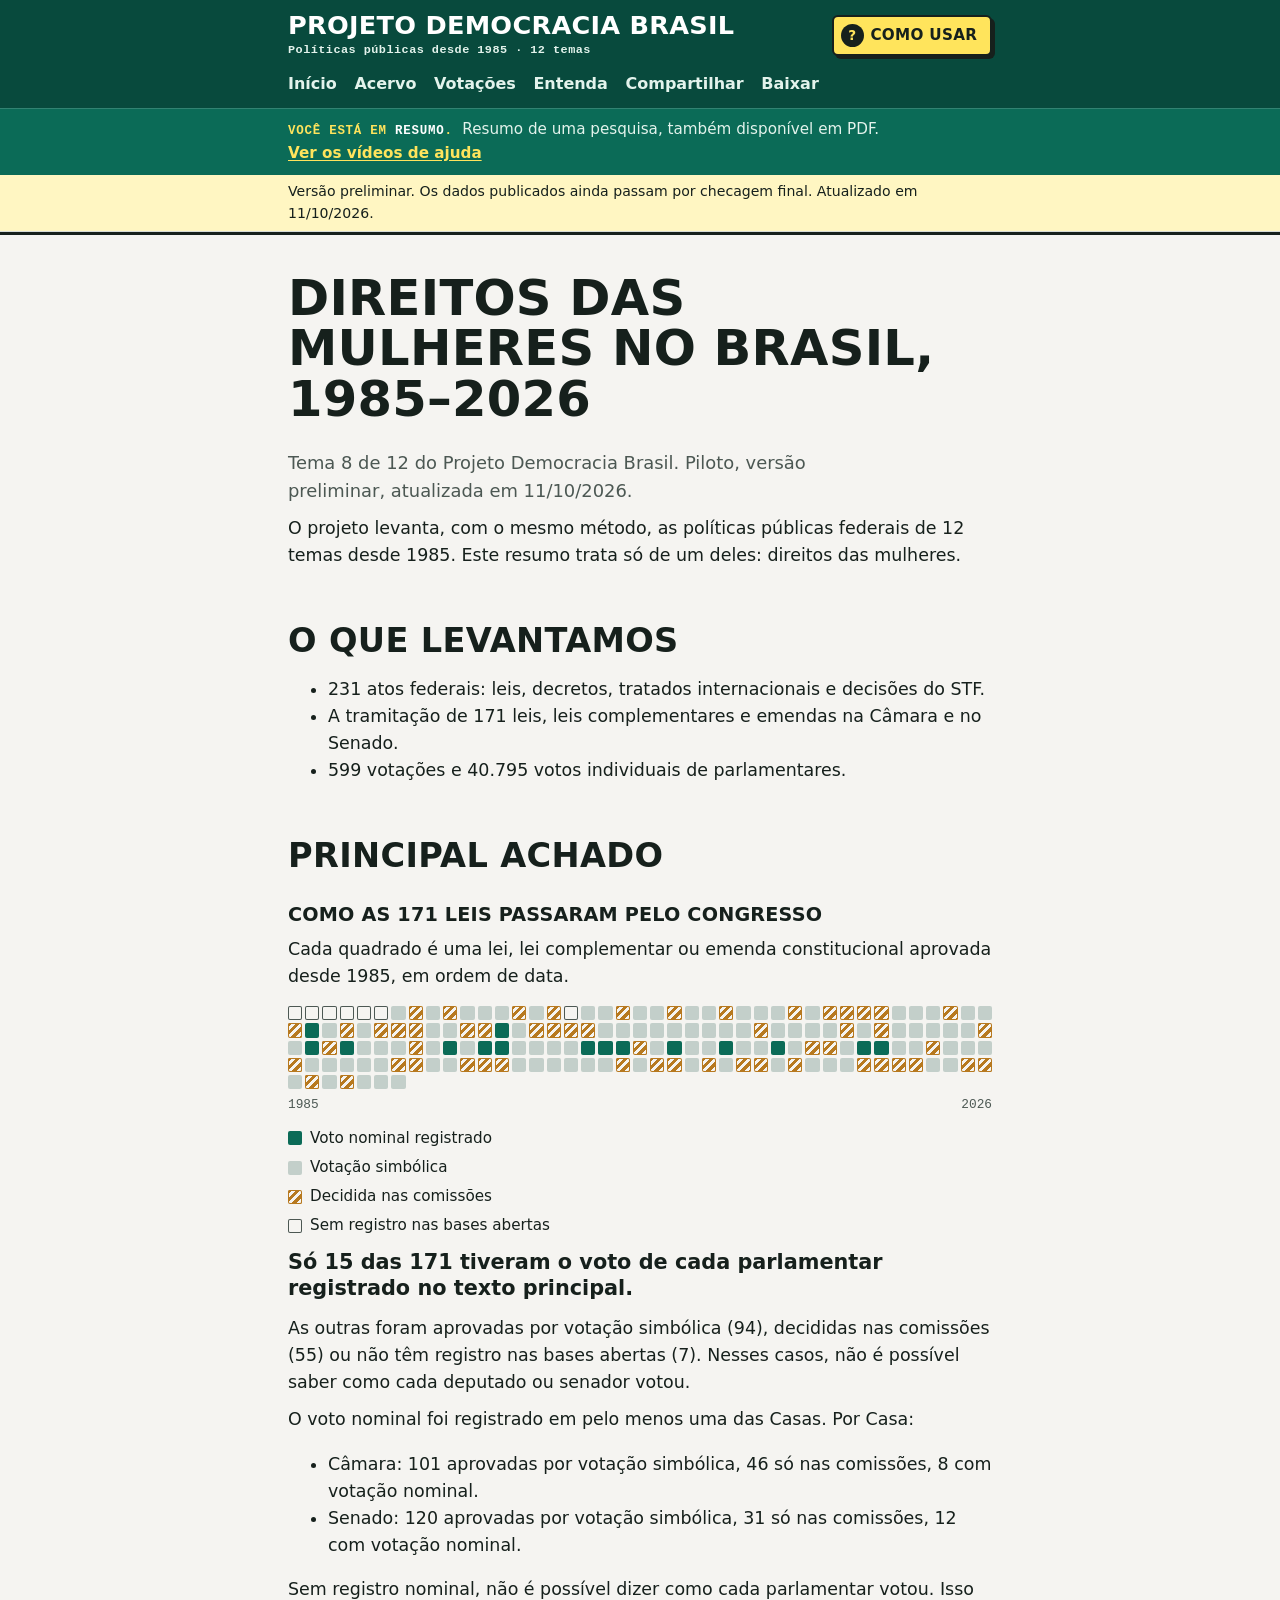
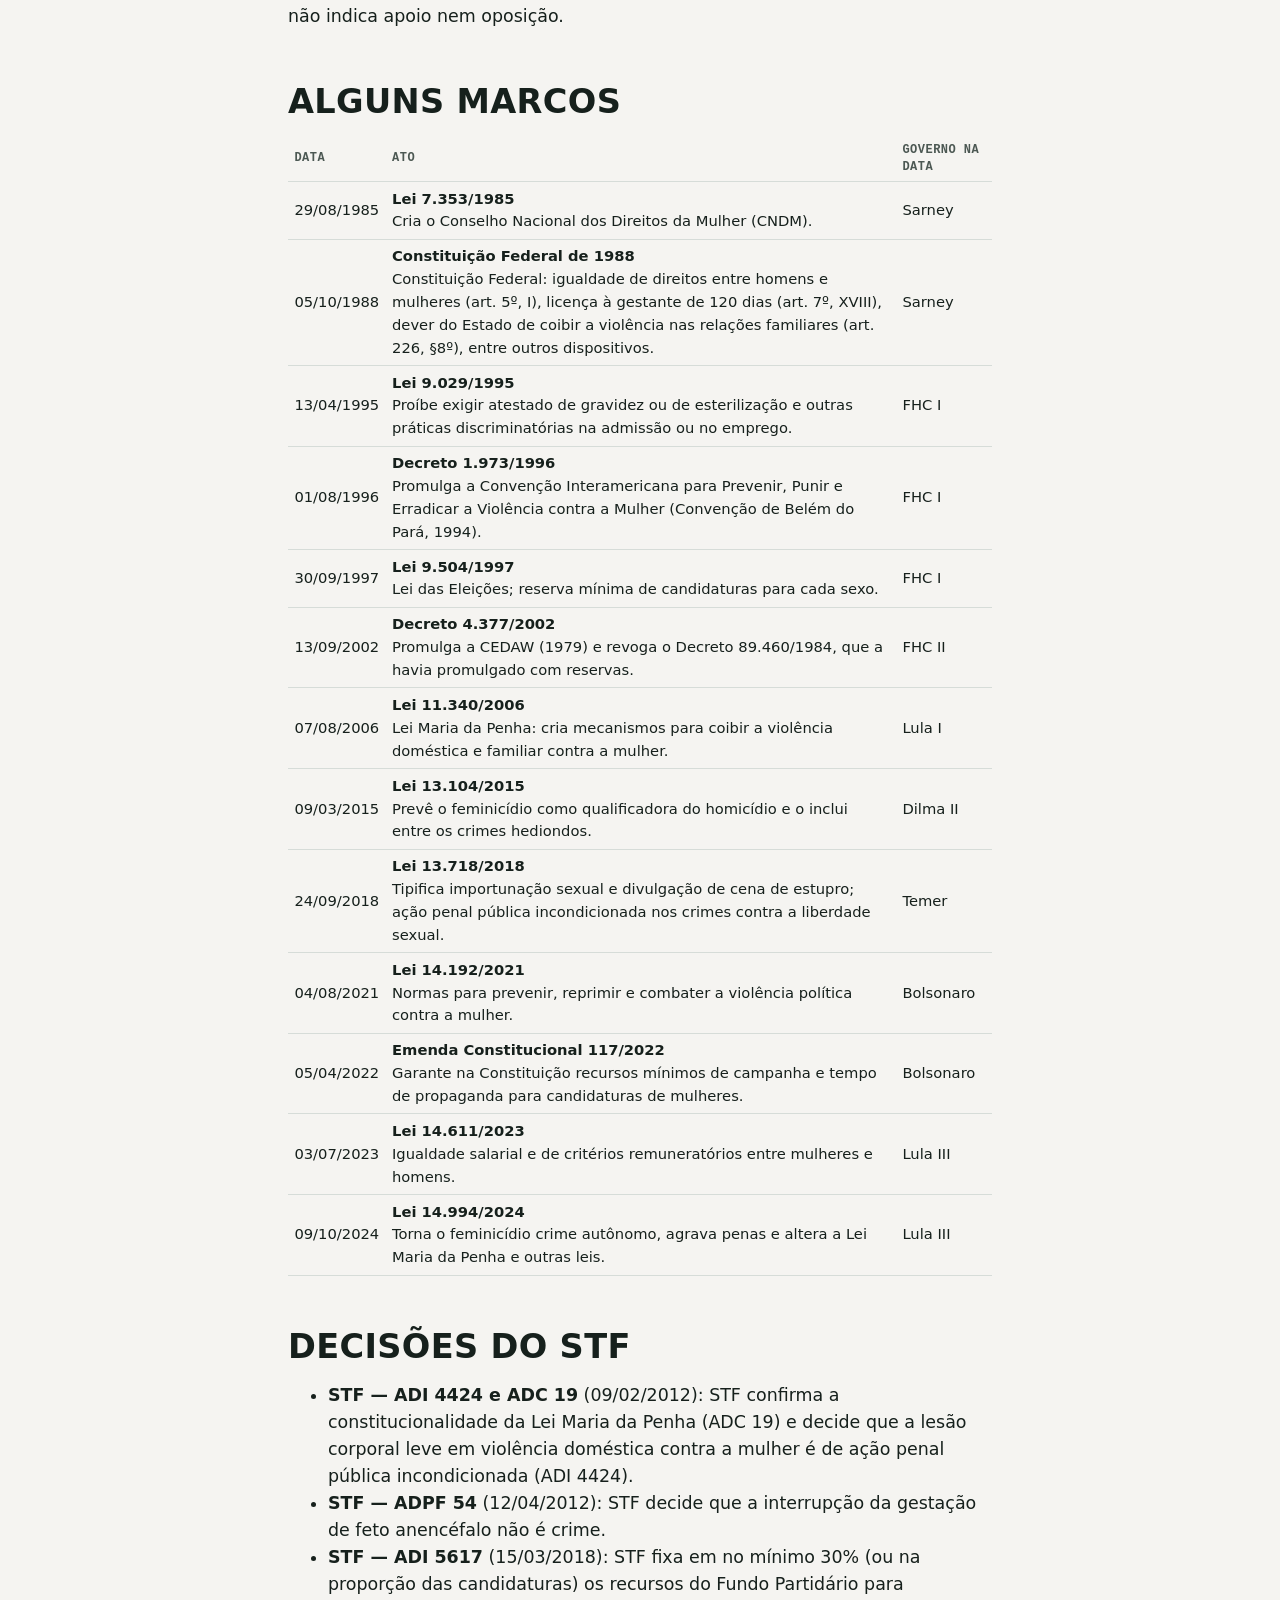
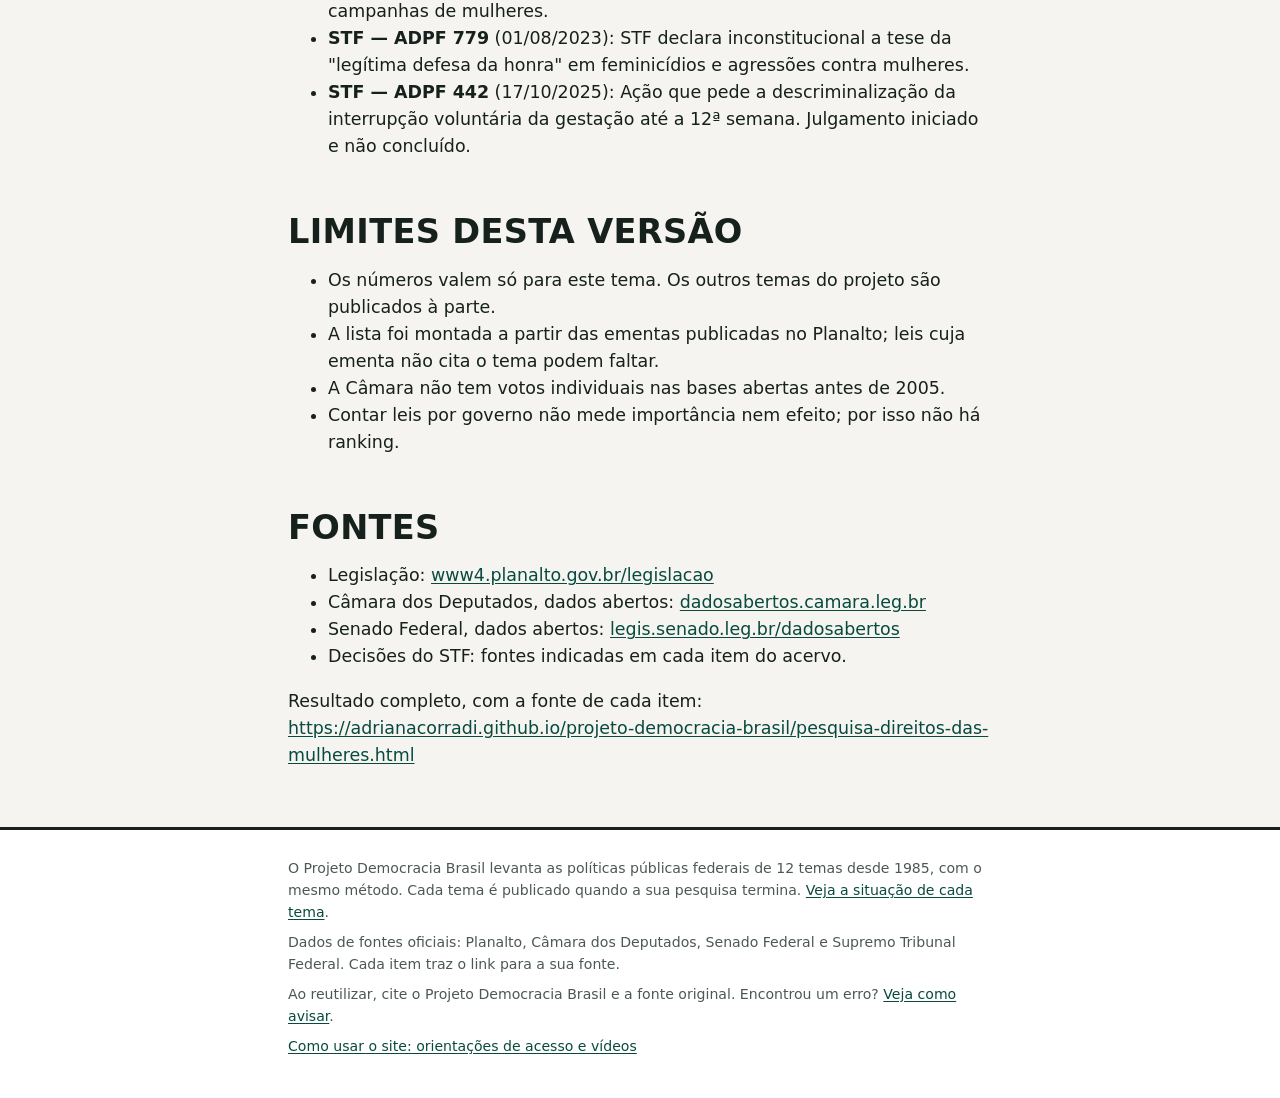
<file: resumo.html>
<!doctype html>
<html lang="pt-BR">
<head>
<meta charset="utf-8">
<meta name="viewport" content="width=device-width,initial-scale=1">
<title>Resumo: Direitos das mulheres no Brasil, 1985–2026 — Projeto Democracia Brasil</title>
<meta name="description" content="Resumo dos principais achados: Direitos das mulheres no Brasil, 1985–2026.">
<meta property="og:title" content="Resumo: Direitos das mulheres no Brasil, 1985–2026 — Projeto Democracia Brasil">
<meta property="og:description" content="Resumo dos principais achados: Direitos das mulheres no Brasil, 1985–2026.">
<meta name="theme-color" content="#084a3d">
<link rel="icon" href="assets/icone.svg" type="image/svg+xml">
<link rel="stylesheet" href="assets/estilo.css?v=e6513063">
</head>
<body>
<a class="pular" href="#conteudo">Pular para o conteúdo</a>
<header class="topo">
<div class="topo-marca"><div class="coluna">
<a class="marca-site" href="index.html">Projeto Democracia Brasil<span class="marca-sub">Políticas públicas desde 1985 · 12 temas</span></a>
<a class="ajuda" href="como-usar.html"><span aria-hidden="true">?</span>Como usar</a>
</div></div>
<nav class="menu" aria-label="Seções"><div class="coluna"><a href="index.html">Início</a><a href="acervo.html">Acervo</a><a href="votacoes.html">Votações</a><a href="entenda.html">Entenda</a><a href="compartilhar.html">Compartilhar</a><a href="baixar.html">Baixar</a></div></nav>
<div class="orientacao"><div class="coluna"><span class="voce">Você está em <strong>Resumo</strong>.</span> Resumo de uma pesquisa, também disponível em PDF. <a href="como-usar.html#videos">Ver os vídeos de ajuda</a></div></div>
<div class="aviso"><div class="coluna">Versão preliminar. Os dados publicados ainda passam por checagem final. Atualizado em 11/10/2026.</div></div>
</header>
<main id="conteudo"><div class="coluna">

<h1>Direitos das mulheres no Brasil, 1985–2026</h1>
<p class="lead">Tema 8 de 12 do Projeto Democracia Brasil. Piloto, versão preliminar, atualizada em 11/10/2026.</p>
<p>O projeto levanta, com o mesmo método, as políticas públicas federais de 12 temas desde 1985. Este resumo trata só de um deles: direitos das mulheres.</p>
<h2>O que levantamos</h2>
<ul>
<li>231 atos federais: leis, decretos, tratados internacionais e decisões do STF.</li>
<li>A tramitação de 171 leis, leis complementares e emendas na Câmara e no Senado.</li>
<li>599 votações e 40.795 votos individuais de parlamentares.</li>
</ul>
<h2>Principal achado</h2>
<h3>Como as 171 leis passaram pelo Congresso</h3>
<p>Cada quadrado é uma lei, lei complementar ou emenda constitucional aprovada desde 1985, em ordem de data.</p>
<div class="mosaico" role="list" aria-label="Leis em ordem de data"><a class="s-sem-registro" href="acervo.html#MUL-1985-002" title="Lei 7.353/1985: sem registro nas bases abertas" aria-label="Lei 7.353/1985, sem registro nas bases abertas"></a><a class="s-sem-registro" href="acervo.html#MUL-1985-004" title="Lei 7.417/1985: sem registro nas bases abertas" aria-label="Lei 7.417/1985, sem registro nas bases abertas"></a><a class="s-sem-registro" href="acervo.html#MUL-1985-005" title="Lei 7.437/1985: sem registro nas bases abertas" aria-label="Lei 7.437/1985, sem registro nas bases abertas"></a><a class="s-sem-registro" href="acervo.html#MUL-1987-001" title="Lei 7.622/1987: sem registro nas bases abertas" aria-label="Lei 7.622/1987, sem registro nas bases abertas"></a><a class="s-sem-registro" href="acervo.html#MUL-1987-002" title="Lei 7.644/1987: sem registro nas bases abertas" aria-label="Lei 7.644/1987, sem registro nas bases abertas"></a><a class="s-sem-registro" href="acervo.html#MUL-1989-001" title="Lei 7.855/1989: sem registro nas bases abertas" aria-label="Lei 7.855/1989, sem registro nas bases abertas"></a><a class="s-simbolica" href="acervo.html#MUL-1990-001" title="Lei 8.072/1990: votação simbólica" aria-label="Lei 8.072/1990, votação simbólica"></a><a class="s-comissoes" href="acervo.html#MUL-1991-001" title="Lei 8.194/1991: decidida nas comissões" aria-label="Lei 8.194/1991, decidida nas comissões"></a><a class="s-simbolica" href="acervo.html#MUL-1994-001" title="Lei 8.861/1994: votação simbólica" aria-label="Lei 8.861/1994, votação simbólica"></a><a class="s-comissoes" href="acervo.html#MUL-1995-001" title="Lei 9.029/1995: decidida nas comissões" aria-label="Lei 9.029/1995, decidida nas comissões"></a><a class="s-simbolica" href="acervo.html#MUL-1995-002" title="Lei 9.100/1995: votação simbólica" aria-label="Lei 9.100/1995, votação simbólica"></a><a class="s-simbolica" href="acervo.html#MUL-1996-001" title="Lei 9.263/1996: votação simbólica" aria-label="Lei 9.263/1996, votação simbólica"></a><a class="s-simbolica" href="acervo.html#MUL-1997-001" title="Lei 9.504/1997: votação simbólica" aria-label="Lei 9.504/1997, votação simbólica"></a><a class="s-comissoes" href="acervo.html#MUL-1997-002" title="Lei 9.520/1997: decidida nas comissões" aria-label="Lei 9.520/1997, decidida nas comissões"></a><a class="s-simbolica" href="acervo.html#MUL-1999-001" title="Lei 9.797/1999: votação simbólica" aria-label="Lei 9.797/1999, votação simbólica"></a><a class="s-comissoes" href="acervo.html#MUL-1999-002" title="Lei 9.799/1999: decidida nas comissões" aria-label="Lei 9.799/1999, decidida nas comissões"></a><a class="s-sem-registro" href="acervo.html#MUL-2001-001" title="Lei 10.208/2001: sem registro nas bases abertas" aria-label="Lei 10.208/2001, sem registro nas bases abertas"></a><a class="s-simbolica" href="acervo.html#MUL-2001-002" title="Lei 10.223/2001: votação simbólica" aria-label="Lei 10.223/2001, votação simbólica"></a><a class="s-simbolica" href="acervo.html#MUL-2001-003" title="Lei 10.224/2001: votação simbólica" aria-label="Lei 10.224/2001, votação simbólica"></a><a class="s-comissoes" href="acervo.html#MUL-2001-004" title="Lei 10.244/2001: decidida nas comissões" aria-label="Lei 10.244/2001, decidida nas comissões"></a><a class="s-simbolica" href="acervo.html#MUL-2002-001" title="Lei 10.406/2002: votação simbólica" aria-label="Lei 10.406/2002, votação simbólica"></a><a class="s-simbolica" href="acervo.html#MUL-2002-002" title="Lei 10.421/2002: votação simbólica" aria-label="Lei 10.421/2002, votação simbólica"></a><a class="s-comissoes" href="acervo.html#MUL-2002-003" title="Lei 10.516/2002: decidida nas comissões" aria-label="Lei 10.516/2002, decidida nas comissões"></a><a class="s-simbolica" href="acervo.html#MUL-2003-001" title="Lei 10.683/2003: votação simbólica" aria-label="Lei 10.683/2003, votação simbólica"></a><a class="s-simbolica" href="acervo.html#MUL-2003-003" title="Lei 10.710/2003: votação simbólica" aria-label="Lei 10.710/2003, votação simbólica"></a><a class="s-comissoes" href="acervo.html#MUL-2003-004" title="Lei 10.714/2003: decidida nas comissões" aria-label="Lei 10.714/2003, decidida nas comissões"></a><a class="s-simbolica" href="acervo.html#MUL-2003-005" title="Lei 10.778/2003: votação simbólica" aria-label="Lei 10.778/2003, votação simbólica"></a><a class="s-simbolica" href="acervo.html#MUL-2004-003" title="Lei 10.886/2004: votação simbólica" aria-label="Lei 10.886/2004, votação simbólica"></a><a class="s-simbolica" href="acervo.html#MUL-2005-002" title="Lei 11.106/2005: votação simbólica" aria-label="Lei 11.106/2005, votação simbólica"></a><a class="s-comissoes" href="acervo.html#MUL-2005-003" title="Lei 11.108/2005: decidida nas comissões" aria-label="Lei 11.108/2005, decidida nas comissões"></a><a class="s-simbolica" href="acervo.html#MUL-2006-001" title="Lei 11.340/2006: votação simbólica" aria-label="Lei 11.340/2006, votação simbólica"></a><a class="s-comissoes" href="acervo.html#MUL-2007-001" title="Lei 11.634/2007: decidida nas comissões" aria-label="Lei 11.634/2007, decidida nas comissões"></a><a class="s-comissoes" href="acervo.html#MUL-2008-003" title="Lei 11.664/2008: decidida nas comissões" aria-label="Lei 11.664/2008, decidida nas comissões"></a><a class="s-comissoes" href="acervo.html#MUL-2008-004" title="Lei 11.770/2008: decidida nas comissões" aria-label="Lei 11.770/2008, decidida nas comissões"></a><a class="s-comissoes" href="acervo.html#MUL-2008-005" title="Lei 11.804/2008: decidida nas comissões" aria-label="Lei 11.804/2008, decidida nas comissões"></a><a class="s-simbolica" href="acervo.html#MUL-2009-001" title="Lei 11.942/2009: votação simbólica" aria-label="Lei 11.942/2009, votação simbólica"></a><a class="s-simbolica" href="acervo.html#MUL-2009-002" title="Lei 12.015/2009: votação simbólica" aria-label="Lei 12.015/2009, votação simbólica"></a><a class="s-simbolica" href="acervo.html#MUL-2009-003" title="Lei 12.034/2009: votação simbólica" aria-label="Lei 12.034/2009, votação simbólica"></a><a class="s-comissoes" href="acervo.html#MUL-2009-004" title="Lei 12.121/2009: decidida nas comissões" aria-label="Lei 12.121/2009, decidida nas comissões"></a><a class="s-simbolica" href="acervo.html#MUL-2010-001" title="Lei 12.227/2010: votação simbólica" aria-label="Lei 12.227/2010, votação simbólica"></a><a class="s-simbolica" href="acervo.html#MUL-2011-001" title="Lei 12.470/2011: votação simbólica" aria-label="Lei 12.470/2011, votação simbólica"></a><a class="s-comissoes" href="acervo.html#MUL-2012-002" title="Lei 12.605/2012: decidida nas comissões" aria-label="Lei 12.605/2012, decidida nas comissões"></a><a class="s-nominal" href="acervo.html#MUL-2013-002" title="Emenda Constitucional 72/2013: voto nominal registrado" aria-label="Emenda Constitucional 72/2013, voto nominal registrado"></a><a class="s-simbolica" href="acervo.html#MUL-2013-003" title="Lei 12.802/2013: votação simbólica" aria-label="Lei 12.802/2013, votação simbólica"></a><a class="s-comissoes" href="acervo.html#MUL-2013-004" title="Lei 12.812/2013: decidida nas comissões" aria-label="Lei 12.812/2013, decidida nas comissões"></a><a class="s-simbolica" href="acervo.html#MUL-2013-005" title="Lei 12.845/2013: votação simbólica" aria-label="Lei 12.845/2013, votação simbólica"></a><a class="s-comissoes" href="acervo.html#MUL-2013-008" title="Lei 12.895/2013: decidida nas comissões" aria-label="Lei 12.895/2013, decidida nas comissões"></a><a class="s-comissoes" href="acervo.html#MUL-2014-002" title="Lei 12.964/2014: decidida nas comissões" aria-label="Lei 12.964/2014, decidida nas comissões"></a><a class="s-comissoes" href="acervo.html#MUL-2014-003" title="Lei 13.014/2014: decidida nas comissões" aria-label="Lei 13.014/2014, decidida nas comissões"></a><a class="s-simbolica" href="acervo.html#MUL-2014-004" title="Lei 13.025/2014: votação simbólica" aria-label="Lei 13.025/2014, votação simbólica"></a><a class="s-simbolica" href="acervo.html#MUL-2015-001" title="Lei 13.104/2015: votação simbólica" aria-label="Lei 13.104/2015, votação simbólica"></a><a class="s-comissoes" href="acervo.html#MUL-2015-002" title="Lei 13.109/2015: decidida nas comissões" aria-label="Lei 13.109/2015, decidida nas comissões"></a><a class="s-comissoes" href="acervo.html#MUL-2015-003" title="Lei 13.112/2015: decidida nas comissões" aria-label="Lei 13.112/2015, decidida nas comissões"></a><a class="s-nominal" href="acervo.html#MUL-2015-004" title="Lei Complementar 150/2015: voto nominal registrado" aria-label="Lei Complementar 150/2015, voto nominal registrado"></a><a class="s-simbolica" href="acervo.html#MUL-2015-005" title="Lei 13.165/2015: votação simbólica" aria-label="Lei 13.165/2015, votação simbólica"></a><a class="s-comissoes" href="acervo.html#MUL-2015-006" title="Lei 13.239/2015: decidida nas comissões" aria-label="Lei 13.239/2015, decidida nas comissões"></a><a class="s-comissoes" href="acervo.html#MUL-2016-002" title="Lei 13.287/2016: decidida nas comissões" aria-label="Lei 13.287/2016, decidida nas comissões"></a><a class="s-comissoes" href="acervo.html#MUL-2016-003" title="Lei 13.362/2016: decidida nas comissões" aria-label="Lei 13.362/2016, decidida nas comissões"></a><a class="s-comissoes" href="acervo.html#MUL-2016-004" title="Lei 13.363/2016: decidida nas comissões" aria-label="Lei 13.363/2016, decidida nas comissões"></a><a class="s-simbolica" href="acervo.html#MUL-2017-001" title="Lei 13.427/2017: votação simbólica" aria-label="Lei 13.427/2017, votação simbólica"></a><a class="s-simbolica" href="acervo.html#MUL-2017-002" title="Lei 13.434/2017: votação simbólica" aria-label="Lei 13.434/2017, votação simbólica"></a><a class="s-simbolica" href="acervo.html#MUL-2017-003" title="Lei 13.436/2017: votação simbólica" aria-label="Lei 13.436/2017, votação simbólica"></a><a class="s-simbolica" href="acervo.html#MUL-2017-MP13505" title="Lei 13.505/2017: votação simbólica" aria-label="Lei 13.505/2017, votação simbólica"></a><a class="s-simbolica" href="acervo.html#MUL-2017-004" title="Lei 13.522/2017: votação simbólica" aria-label="Lei 13.522/2017, votação simbólica"></a><a class="s-simbolica" href="acervo.html#MUL-2017-006" title="Lei 13.536/2017: votação simbólica" aria-label="Lei 13.536/2017, votação simbólica"></a><a class="s-simbolica" href="acervo.html#MUL-2018-MP13641" title="Lei 13.641/2018: votação simbólica" aria-label="Lei 13.641/2018, votação simbólica"></a><a class="s-simbolica" href="acervo.html#MUL-2018-002" title="Lei 13.642/2018: votação simbólica" aria-label="Lei 13.642/2018, votação simbólica"></a><a class="s-simbolica" href="acervo.html#MUL-2018-005" title="Lei 13.718/2018: votação simbólica" aria-label="Lei 13.718/2018, votação simbólica"></a><a class="s-comissoes" href="acervo.html#MUL-2018-006" title="Lei 13.721/2018: decidida nas comissões" aria-label="Lei 13.721/2018, decidida nas comissões"></a><a class="s-simbolica" href="acervo.html#MUL-2018-009" title="Lei 13.769/2018: votação simbólica" aria-label="Lei 13.769/2018, votação simbólica"></a><a class="s-simbolica" href="acervo.html#MUL-2018-010" title="Lei 13.770/2018: votação simbólica" aria-label="Lei 13.770/2018, votação simbólica"></a><a class="s-simbolica" href="acervo.html#MUL-2018-MP13772" title="Lei 13.772/2018: votação simbólica" aria-label="Lei 13.772/2018, votação simbólica"></a><a class="s-simbolica" href="acervo.html#MUL-2019-MP13827" title="Lei 13.827/2019: votação simbólica" aria-label="Lei 13.827/2019, votação simbólica"></a><a class="s-comissoes" href="acervo.html#MUL-2019-MP13836" title="Lei 13.836/2019: decidida nas comissões" aria-label="Lei 13.836/2019, decidida nas comissões"></a><a class="s-simbolica" href="acervo.html#MUL-2019-MP13871" title="Lei 13.871/2019: votação simbólica" aria-label="Lei 13.871/2019, votação simbólica"></a><a class="s-comissoes" href="acervo.html#MUL-2019-002" title="Lei 13.872/2019: decidida nas comissões" aria-label="Lei 13.872/2019, decidida nas comissões"></a><a class="s-simbolica" href="acervo.html#MUL-2019-MP13880" title="Lei 13.880/2019: votação simbólica" aria-label="Lei 13.880/2019, votação simbólica"></a><a class="s-simbolica" href="acervo.html#MUL-2019-MP13882" title="Lei 13.882/2019: votação simbólica" aria-label="Lei 13.882/2019, votação simbólica"></a><a class="s-simbolica" href="acervo.html#MUL-2019-MP13894" title="Lei 13.894/2019: votação simbólica" aria-label="Lei 13.894/2019, votação simbólica"></a><a class="s-simbolica" href="acervo.html#MUL-2019-004" title="Lei 13.902/2019: votação simbólica" aria-label="Lei 13.902/2019, votação simbólica"></a><a class="s-simbolica" href="acervo.html#MUL-2019-005" title="Lei 13.931/2019: votação simbólica" aria-label="Lei 13.931/2019, votação simbólica"></a><a class="s-comissoes" href="acervo.html#MUL-2020-001" title="Lei 13.980/2020: decidida nas comissões" aria-label="Lei 13.980/2020, decidida nas comissões"></a><a class="s-simbolica" href="acervo.html#MUL-2020-MP13984" title="Lei 13.984/2020: votação simbólica" aria-label="Lei 13.984/2020, votação simbólica"></a><a class="s-nominal" href="acervo.html#MUL-2020-002" title="Lei 14.022/2020: voto nominal registrado" aria-label="Lei 14.022/2020, voto nominal registrado"></a><a class="s-comissoes" href="acervo.html#MUL-2020-003" title="Lei 14.069/2020: decidida nas comissões" aria-label="Lei 14.069/2020, decidida nas comissões"></a><a class="s-nominal" href="acervo.html#MUL-2021-001" title="Lei 14.132/2021: voto nominal registrado" aria-label="Lei 14.132/2021, voto nominal registrado"></a><a class="s-simbolica" href="acervo.html#MUL-2021-002" title="Lei 14.149/2021: votação simbólica" aria-label="Lei 14.149/2021, votação simbólica"></a><a class="s-simbolica" href="acervo.html#MUL-2021-003" title="Lei 14.151/2021: votação simbólica" aria-label="Lei 14.151/2021, votação simbólica"></a><a class="s-simbolica" href="acervo.html#MUL-2021-004" title="Lei 14.152/2021: votação simbólica" aria-label="Lei 14.152/2021, votação simbólica"></a><a class="s-comissoes" href="acervo.html#MUL-2021-005" title="Lei 14.164/2021: decidida nas comissões" aria-label="Lei 14.164/2021, decidida nas comissões"></a><a class="s-simbolica" href="acervo.html#MUL-2021-006" title="Lei 14.171/2021: votação simbólica" aria-label="Lei 14.171/2021, votação simbólica"></a><a class="s-nominal" href="acervo.html#MUL-2021-007" title="Lei 14.188/2021: voto nominal registrado" aria-label="Lei 14.188/2021, voto nominal registrado"></a><a class="s-simbolica" href="acervo.html#MUL-2021-008" title="Lei 14.190/2021: votação simbólica" aria-label="Lei 14.190/2021, votação simbólica"></a><a class="s-nominal" href="acervo.html#MUL-2021-009" title="Lei 14.192/2021: voto nominal registrado" aria-label="Lei 14.192/2021, voto nominal registrado"></a><a class="s-nominal" href="acervo.html#MUL-2021-010" title="Emenda Constitucional 111/2021: voto nominal registrado" aria-label="Emenda Constitucional 111/2021, voto nominal registrado"></a><a class="s-simbolica" href="acervo.html#MUL-2021-011" title="Lei 14.214/2021: votação simbólica" aria-label="Lei 14.214/2021, votação simbólica"></a><a class="s-simbolica" href="acervo.html#MUL-2021-012" title="Lei 14.232/2021: votação simbólica" aria-label="Lei 14.232/2021, votação simbólica"></a><a class="s-simbolica" href="acervo.html#MUL-2021-013" title="Lei 14.245/2021: votação simbólica" aria-label="Lei 14.245/2021, votação simbólica"></a><a class="s-simbolica" href="acervo.html#MUL-2022-MP14310" title="Lei 14.310/2022: votação simbólica" aria-label="Lei 14.310/2022, votação simbólica"></a><a class="s-nominal" href="acervo.html#MUL-2022-003" title="Lei 14.311/2022: voto nominal registrado" aria-label="Lei 14.311/2022, voto nominal registrado"></a><a class="s-nominal" href="acervo.html#MUL-2022-004" title="Lei 14.316/2022: voto nominal registrado" aria-label="Lei 14.316/2022, voto nominal registrado"></a><a class="s-nominal" href="acervo.html#MUL-2022-005" title="Emenda Constitucional 117/2022: voto nominal registrado" aria-label="Emenda Constitucional 117/2022, voto nominal registrado"></a><a class="s-comissoes" href="acervo.html#MUL-2022-006" title="Lei 14.326/2022: decidida nas comissões" aria-label="Lei 14.326/2022, decidida nas comissões"></a><a class="s-simbolica" href="acervo.html#MUL-2022-007" title="Lei 14.330/2022: votação simbólica" aria-label="Lei 14.330/2022, votação simbólica"></a><a class="s-nominal" href="acervo.html#MUL-2022-008" title="Lei 14.335/2022: voto nominal registrado" aria-label="Lei 14.335/2022, voto nominal registrado"></a><a class="s-simbolica" href="acervo.html#MUL-2022-009" title="Lei 14.443/2022: votação simbólica" aria-label="Lei 14.443/2022, votação simbólica"></a><a class="s-simbolica" href="acervo.html#MUL-2022-010" title="Lei 14.450/2022: votação simbólica" aria-label="Lei 14.450/2022, votação simbólica"></a><a class="s-nominal" href="acervo.html#MUL-2022-011" title="Lei 14.457/2022: voto nominal registrado" aria-label="Lei 14.457/2022, voto nominal registrado"></a><a class="s-simbolica" href="acervo.html#MUL-2023-006" title="Lei 14.538/2023: votação simbólica" aria-label="Lei 14.538/2023, votação simbólica"></a><a class="s-simbolica" href="acervo.html#MUL-2023-007" title="Lei 14.540/2023: votação simbólica" aria-label="Lei 14.540/2023, votação simbólica"></a><a class="s-nominal" href="acervo.html#MUL-2023-008" title="Lei 14.541/2023: voto nominal registrado" aria-label="Lei 14.541/2023, voto nominal registrado"></a><a class="s-simbolica" href="acervo.html#MUL-2023-009" title="Lei 14.542/2023: votação simbólica" aria-label="Lei 14.542/2023, votação simbólica"></a><a class="s-comissoes" href="acervo.html#MUL-2023-MP14550" title="Lei 14.550/2023: decidida nas comissões" aria-label="Lei 14.550/2023, decidida nas comissões"></a><a class="s-comissoes" href="acervo.html#MUL-2023-012" title="Lei 14.583/2023: decidida nas comissões" aria-label="Lei 14.583/2023, decidida nas comissões"></a><a class="s-simbolica" href="acervo.html#MUL-2023-013" title="Lei 14.598/2023: votação simbólica" aria-label="Lei 14.598/2023, votação simbólica"></a><a class="s-nominal" href="acervo.html#MUL-2023-014" title="Lei 14.600/2023: voto nominal registrado" aria-label="Lei 14.600/2023, voto nominal registrado"></a><a class="s-nominal" href="acervo.html#MUL-2023-015" title="Lei 14.611/2023: voto nominal registrado" aria-label="Lei 14.611/2023, voto nominal registrado"></a><a class="s-simbolica" href="acervo.html#MUL-2023-016" title="Lei 14.612/2023: votação simbólica" aria-label="Lei 14.612/2023, votação simbólica"></a><a class="s-simbolica" href="acervo.html#MUL-2023-017" title="Lei 14.614/2023: votação simbólica" aria-label="Lei 14.614/2023, votação simbólica"></a><a class="s-comissoes" href="acervo.html#MUL-2023-022" title="Lei 14.660/2023: decidida nas comissões" aria-label="Lei 14.660/2023, decidida nas comissões"></a><a class="s-simbolica" href="acervo.html#MUL-2023-MP14674" title="Lei 14.674/2023: votação simbólica" aria-label="Lei 14.674/2023, votação simbólica"></a><a class="s-simbolica" href="acervo.html#MUL-2023-023" title="Lei 14.682/2023: votação simbólica" aria-label="Lei 14.682/2023, votação simbólica"></a><a class="s-simbolica" href="acervo.html#MUL-2023-024" title="Lei 14.683/2023: votação simbólica" aria-label="Lei 14.683/2023, votação simbólica"></a><a class="s-comissoes" href="acervo.html#MUL-2023-025" title="Lei 14.713/2023: decidida nas comissões" aria-label="Lei 14.713/2023, decidida nas comissões"></a><a class="s-simbolica" href="acervo.html#MUL-2023-026" title="Lei 14.717/2023: votação simbólica" aria-label="Lei 14.717/2023, votação simbólica"></a><a class="s-simbolica" href="acervo.html#MUL-2023-027" title="Lei 14.721/2023: votação simbólica" aria-label="Lei 14.721/2023, votação simbólica"></a><a class="s-simbolica" href="acervo.html#MUL-2023-029" title="Lei 14.737/2023: votação simbólica" aria-label="Lei 14.737/2023, votação simbólica"></a><a class="s-simbolica" href="acervo.html#MUL-2023-030" title="Lei 14.786/2023: votação simbólica" aria-label="Lei 14.786/2023, votação simbólica"></a><a class="s-simbolica" href="acervo.html#MUL-2024-002" title="Lei 14.847/2024: votação simbólica" aria-label="Lei 14.847/2024, votação simbólica"></a><a class="s-comissoes" href="acervo.html#MUL-2024-MP14857" title="Lei 14.857/2024: decidida nas comissões" aria-label="Lei 14.857/2024, decidida nas comissões"></a><a class="s-comissoes" href="acervo.html#MUL-2024-MP14887" title="Lei 14.887/2024: decidida nas comissões" aria-label="Lei 14.887/2024, decidida nas comissões"></a><a class="s-simbolica" href="acervo.html#MUL-2024-003" title="Lei 14.899/2024: votação simbólica" aria-label="Lei 14.899/2024, votação simbólica"></a><a class="s-simbolica" href="acervo.html#MUL-2024-004" title="Lei 14.925/2024: votação simbólica" aria-label="Lei 14.925/2024, votação simbólica"></a><a class="s-comissoes" href="acervo.html#MUL-2024-006" title="Lei 14.986/2024: decidida nas comissões" aria-label="Lei 14.986/2024, decidida nas comissões"></a><a class="s-comissoes" href="acervo.html#MUL-2024-007" title="Lei 14.994/2024: decidida nas comissões" aria-label="Lei 14.994/2024, decidida nas comissões"></a><a class="s-comissoes" href="acervo.html#MUL-2024-008" title="Lei 15.035/2024: decidida nas comissões" aria-label="Lei 15.035/2024, decidida nas comissões"></a><a class="s-simbolica" href="acervo.html#MUL-2025-001" title="Lei 15.116/2025: votação simbólica" aria-label="Lei 15.116/2025, votação simbólica"></a><a class="s-simbolica" href="acervo.html#MUL-2025-002" title="Lei 15.123/2025: votação simbólica" aria-label="Lei 15.123/2025, votação simbólica"></a><a class="s-simbolica" href="acervo.html#MUL-2025-003" title="Lei 15.124/2025: votação simbólica" aria-label="Lei 15.124/2025, votação simbólica"></a><a class="s-simbolica" href="acervo.html#MUL-2025-MP15125" title="Lei 15.125/2025: votação simbólica" aria-label="Lei 15.125/2025, votação simbólica"></a><a class="s-simbolica" href="acervo.html#MUL-2025-005" title="Lei 15.139/2025: votação simbólica" aria-label="Lei 15.139/2025, votação simbólica"></a><a class="s-simbolica" href="acervo.html#MUL-2025-007" title="Lei 15.160/2025: votação simbólica" aria-label="Lei 15.160/2025, votação simbólica"></a><a class="s-comissoes" href="acervo.html#MUL-2025-008" title="Lei 15.171/2025: decidida nas comissões" aria-label="Lei 15.171/2025, decidida nas comissões"></a><a class="s-simbolica" href="acervo.html#MUL-2025-009" title="Lei 15.177/2025: votação simbólica" aria-label="Lei 15.177/2025, votação simbólica"></a><a class="s-comissoes" href="acervo.html#MUL-2025-010" title="Lei 15.198/2025: decidida nas comissões" aria-label="Lei 15.198/2025, decidida nas comissões"></a><a class="s-comissoes" href="acervo.html#MUL-2025-MP15212" title="Lei 15.212/2025: decidida nas comissões" aria-label="Lei 15.212/2025, decidida nas comissões"></a><a class="s-simbolica" href="acervo.html#MUL-2025-011" title="Lei 15.214/2025: votação simbólica" aria-label="Lei 15.214/2025, votação simbólica"></a><a class="s-comissoes" href="acervo.html#MUL-2025-012" title="Lei 15.222/2025: decidida nas comissões" aria-label="Lei 15.222/2025, decidida nas comissões"></a><a class="s-simbolica" href="acervo.html#MUL-2025-015" title="Lei 15.281/2025: votação simbólica" aria-label="Lei 15.281/2025, votação simbólica"></a><a class="s-comissoes" href="acervo.html#MUL-2025-016" title="Lei 15.284/2025: decidida nas comissões" aria-label="Lei 15.284/2025, decidida nas comissões"></a><a class="s-comissoes" href="acervo.html#MUL-2026-001" title="Lei 15.336/2026: decidida nas comissões" aria-label="Lei 15.336/2026, decidida nas comissões"></a><a class="s-simbolica" href="acervo.html#MUL-2026-004" title="Lei 15.377/2026: votação simbólica" aria-label="Lei 15.377/2026, votação simbólica"></a><a class="s-comissoes" href="acervo.html#MUL-2026-MP15380" title="Lei 15.380/2026: decidida nas comissões" aria-label="Lei 15.380/2026, decidida nas comissões"></a><a class="s-simbolica" href="acervo.html#MUL-2026-MP15383" title="Lei 15.383/2026: votação simbólica" aria-label="Lei 15.383/2026, votação simbólica"></a><a class="s-simbolica" href="acervo.html#MUL-2026-005" title="Lei 15.384/2026: votação simbólica" aria-label="Lei 15.384/2026, votação simbólica"></a><a class="s-simbolica" href="acervo.html#MUL-2026-006" title="Lei 15.409/2026: votação simbólica" aria-label="Lei 15.409/2026, votação simbólica"></a><a class="s-comissoes" href="acervo.html#MUL-2026-007" title="Lei 15.410/2026: decidida nas comissões" aria-label="Lei 15.410/2026, decidida nas comissões"></a><a class="s-comissoes" href="acervo.html#MUL-2026-MP15411" title="Lei 15.411/2026: decidida nas comissões" aria-label="Lei 15.411/2026, decidida nas comissões"></a><a class="s-comissoes" href="acervo.html#MUL-2026-MP15412" title="Lei 15.412/2026: decidida nas comissões" aria-label="Lei 15.412/2026, decidida nas comissões"></a><a class="s-comissoes" href="acervo.html#MUL-2026-009" title="Lei 15.415/2026: decidida nas comissões" aria-label="Lei 15.415/2026, decidida nas comissões"></a><a class="s-simbolica" href="acervo.html#MUL-2026-010" title="Lei 15.421/2026: votação simbólica" aria-label="Lei 15.421/2026, votação simbólica"></a><a class="s-simbolica" href="acervo.html#MUL-2026-011" title="Lei 15.423/2026: votação simbólica" aria-label="Lei 15.423/2026, votação simbólica"></a><a class="s-comissoes" href="acervo.html#MUL-2026-MP15438" title="Lei 15.438/2026: decidida nas comissões" aria-label="Lei 15.438/2026, decidida nas comissões"></a><a class="s-comissoes" href="acervo.html#MUL-2026-012" title="Lei 15.451/2026: decidida nas comissões" aria-label="Lei 15.451/2026, decidida nas comissões"></a><a class="s-simbolica" href="acervo.html#MUL-2026-013" title="Lei 15.455/2026: votação simbólica" aria-label="Lei 15.455/2026, votação simbólica"></a><a class="s-comissoes" href="acervo.html#MUL-2026-014" title="Lei 15.466/2026: decidida nas comissões" aria-label="Lei 15.466/2026, decidida nas comissões"></a><a class="s-simbolica" href="acervo.html#MUL-2026-015" title="Lei 15.474/2026: votação simbólica" aria-label="Lei 15.474/2026, votação simbólica"></a><a class="s-comissoes" href="acervo.html#MUL-2026-016" title="Lei 15.478/2026: decidida nas comissões" aria-label="Lei 15.478/2026, decidida nas comissões"></a><a class="s-simbolica" href="acervo.html#MUL-2026-019" title="Lei 15.493/2026: votação simbólica" aria-label="Lei 15.493/2026, votação simbólica"></a><a class="s-simbolica" href="acervo.html#MUL-2026-020" title="Lei 15.516/2026: votação simbólica" aria-label="Lei 15.516/2026, votação simbólica"></a><a class="s-simbolica" href="acervo.html#MUL-2026-021" title="Lei 15.522/2026: votação simbólica" aria-label="Lei 15.522/2026, votação simbólica"></a></div>
<div class="eixo" aria-hidden="true"><span>1985</span><span>2026</span></div>
<ul class="legenda"><li><i class="s-nominal" aria-hidden="true"></i>Voto nominal registrado</li><li><i class="s-simbolica" aria-hidden="true"></i>Votação simbólica</li><li><i class="s-comissoes" aria-hidden="true"></i>Decidida nas comissões</li><li><i class="s-sem-registro" aria-hidden="true"></i>Sem registro nas bases abertas</li></ul>
<p class="destaque-num">Só 15 das 171 tiveram o voto de cada parlamentar registrado no texto principal.</p>
<p>As outras foram aprovadas por votação simbólica (94), decididas nas comissões (55) ou não têm registro nas bases abertas (7). Nesses casos, não é possível saber como cada deputado ou senador votou.</p>
<p>O voto nominal foi registrado em pelo menos uma das Casas. Por Casa:</p>
<ul>
<li>Câmara: 101 aprovadas por votação simbólica, 46 só nas comissões, 8 com votação nominal.</li>
<li>Senado: 120 aprovadas por votação simbólica, 31 só nas comissões, 12 com votação nominal.</li>
</ul>
<p>Sem registro nominal, não é possível dizer como cada parlamentar votou. Isso não indica apoio nem oposição.</p>
<h2>Alguns marcos</h2>
<table><thead><tr><th>Data</th><th>Ato</th><th>Governo na data</th></tr></thead><tbody><tr><td>29/08/1985</td><td><strong>Lei 7.353/1985</strong><br>Cria o Conselho Nacional dos Direitos da Mulher (CNDM).</td><td>Sarney</td></tr><tr><td>05/10/1988</td><td><strong>Constituição Federal de 1988</strong><br>Constituição Federal: igualdade de direitos entre homens e mulheres (art. 5º, I), licença à gestante de 120 dias (art. 7º, XVIII), dever do Estado de coibir a violência nas relações familiares (art. 226, §8º), entre outros dispositivos.</td><td>Sarney</td></tr><tr><td>13/04/1995</td><td><strong>Lei 9.029/1995</strong><br>Proíbe exigir atestado de gravidez ou de esterilização e outras práticas discriminatórias na admissão ou no emprego.</td><td>FHC I</td></tr><tr><td>01/08/1996</td><td><strong>Decreto 1.973/1996</strong><br>Promulga a Convenção Interamericana para Prevenir, Punir e Erradicar a Violência contra a Mulher (Convenção de Belém do Pará, 1994).</td><td>FHC I</td></tr><tr><td>30/09/1997</td><td><strong>Lei 9.504/1997</strong><br>Lei das Eleições; reserva mínima de candidaturas para cada sexo.</td><td>FHC I</td></tr><tr><td>13/09/2002</td><td><strong>Decreto 4.377/2002</strong><br>Promulga a CEDAW (1979) e revoga o Decreto 89.460/1984, que a havia promulgado com reservas.</td><td>FHC II</td></tr><tr><td>07/08/2006</td><td><strong>Lei 11.340/2006</strong><br>Lei Maria da Penha: cria mecanismos para coibir a violência doméstica e familiar contra a mulher.</td><td>Lula I</td></tr><tr><td>09/03/2015</td><td><strong>Lei 13.104/2015</strong><br>Prevê o feminicídio como qualificadora do homicídio e o inclui entre os crimes hediondos.</td><td>Dilma II</td></tr><tr><td>24/09/2018</td><td><strong>Lei 13.718/2018</strong><br>Tipifica importunação sexual e divulgação de cena de estupro; ação penal pública incondicionada nos crimes contra a liberdade sexual.</td><td>Temer</td></tr><tr><td>04/08/2021</td><td><strong>Lei 14.192/2021</strong><br>Normas para prevenir, reprimir e combater a violência política contra a mulher.</td><td>Bolsonaro</td></tr><tr><td>05/04/2022</td><td><strong>Emenda Constitucional 117/2022</strong><br>Garante na Constituição recursos mínimos de campanha e tempo de propaganda para candidaturas de mulheres.</td><td>Bolsonaro</td></tr><tr><td>03/07/2023</td><td><strong>Lei 14.611/2023</strong><br>Igualdade salarial e de critérios remuneratórios entre mulheres e homens.</td><td>Lula III</td></tr><tr><td>09/10/2024</td><td><strong>Lei 14.994/2024</strong><br>Torna o feminicídio crime autônomo, agrava penas e altera a Lei Maria da Penha e outras leis.</td><td>Lula III</td></tr></tbody></table>
<h2>Decisões do STF</h2>
<ul><li><strong>STF — ADI 4424 e ADC 19</strong> (09/02/2012): STF confirma a constitucionalidade da Lei Maria da Penha (ADC 19) e decide que a lesão corporal leve em violência doméstica contra a mulher é de ação penal pública incondicionada (ADI 4424).</li><li><strong>STF — ADPF 54</strong> (12/04/2012): STF decide que a interrupção da gestação de feto anencéfalo não é crime.</li><li><strong>STF — ADI 5617</strong> (15/03/2018): STF fixa em no mínimo 30% (ou na proporção das candidaturas) os recursos do Fundo Partidário para campanhas de mulheres.</li><li><strong>STF — ADPF 779</strong> (01/08/2023): STF declara inconstitucional a tese da &quot;legítima defesa da honra&quot; em feminicídios e agressões contra mulheres.</li><li><strong>STF — ADPF 442</strong> (17/10/2025): Ação que pede a descriminalização da interrupção voluntária da gestação até a 12ª semana. Julgamento iniciado e não concluído.</li></ul>
<h2>Limites desta versão</h2>
<ul>
<li>Os números valem só para este tema. Os outros temas do projeto são publicados à parte.</li>
<li>A lista foi montada a partir das ementas publicadas no Planalto; leis cuja ementa não cita o tema podem faltar.</li>
<li>A Câmara não tem votos individuais nas bases abertas antes de 2005.</li>
<li>Contar leis por governo não mede importância nem efeito; por isso não há ranking.</li>
</ul>
<h2>Fontes</h2>
<ul>
<li>Legislação: <a href="https://www4.planalto.gov.br/legislacao">www4.planalto.gov.br/legislacao</a></li>
<li>Câmara dos Deputados, dados abertos: <a href="https://dadosabertos.camara.leg.br">dadosabertos.camara.leg.br</a></li>
<li>Senado Federal, dados abertos: <a href="https://legis.senado.leg.br/dadosabertos">legis.senado.leg.br/dadosabertos</a></li>
<li>Decisões do STF: fontes indicadas em cada item do acervo.</li>
</ul>
<p>Resultado completo, com a fonte de cada item: <a href="https://adrianacorradi.github.io/projeto-democracia-brasil/pesquisa-direitos-das-mulheres.html">https://adrianacorradi.github.io/projeto-democracia-brasil/pesquisa-direitos-das-mulheres.html</a></p>

</div></main>
<footer class="rodape"><div class="coluna">
<p>O Projeto Democracia Brasil levanta as políticas públicas federais de 12 temas desde 1985, com o mesmo método. Cada tema é publicado quando a sua pesquisa termina. <a href="index.html#temas">Veja a situação de cada tema</a>.</p>
<p>Dados de fontes oficiais: Planalto, Câmara dos Deputados, Senado Federal e Supremo Tribunal Federal. Cada item traz o link para a sua fonte.</p>
<p>Ao reutilizar, cite o Projeto Democracia Brasil e a fonte original. Encontrou um erro? <a href="como-usar.html#erro">Veja como avisar</a>.</p>
<p><a href="como-usar.html">Como usar o site: orientações de acesso e vídeos</a></p>
</div></footer>

</body>
</html>
</file>
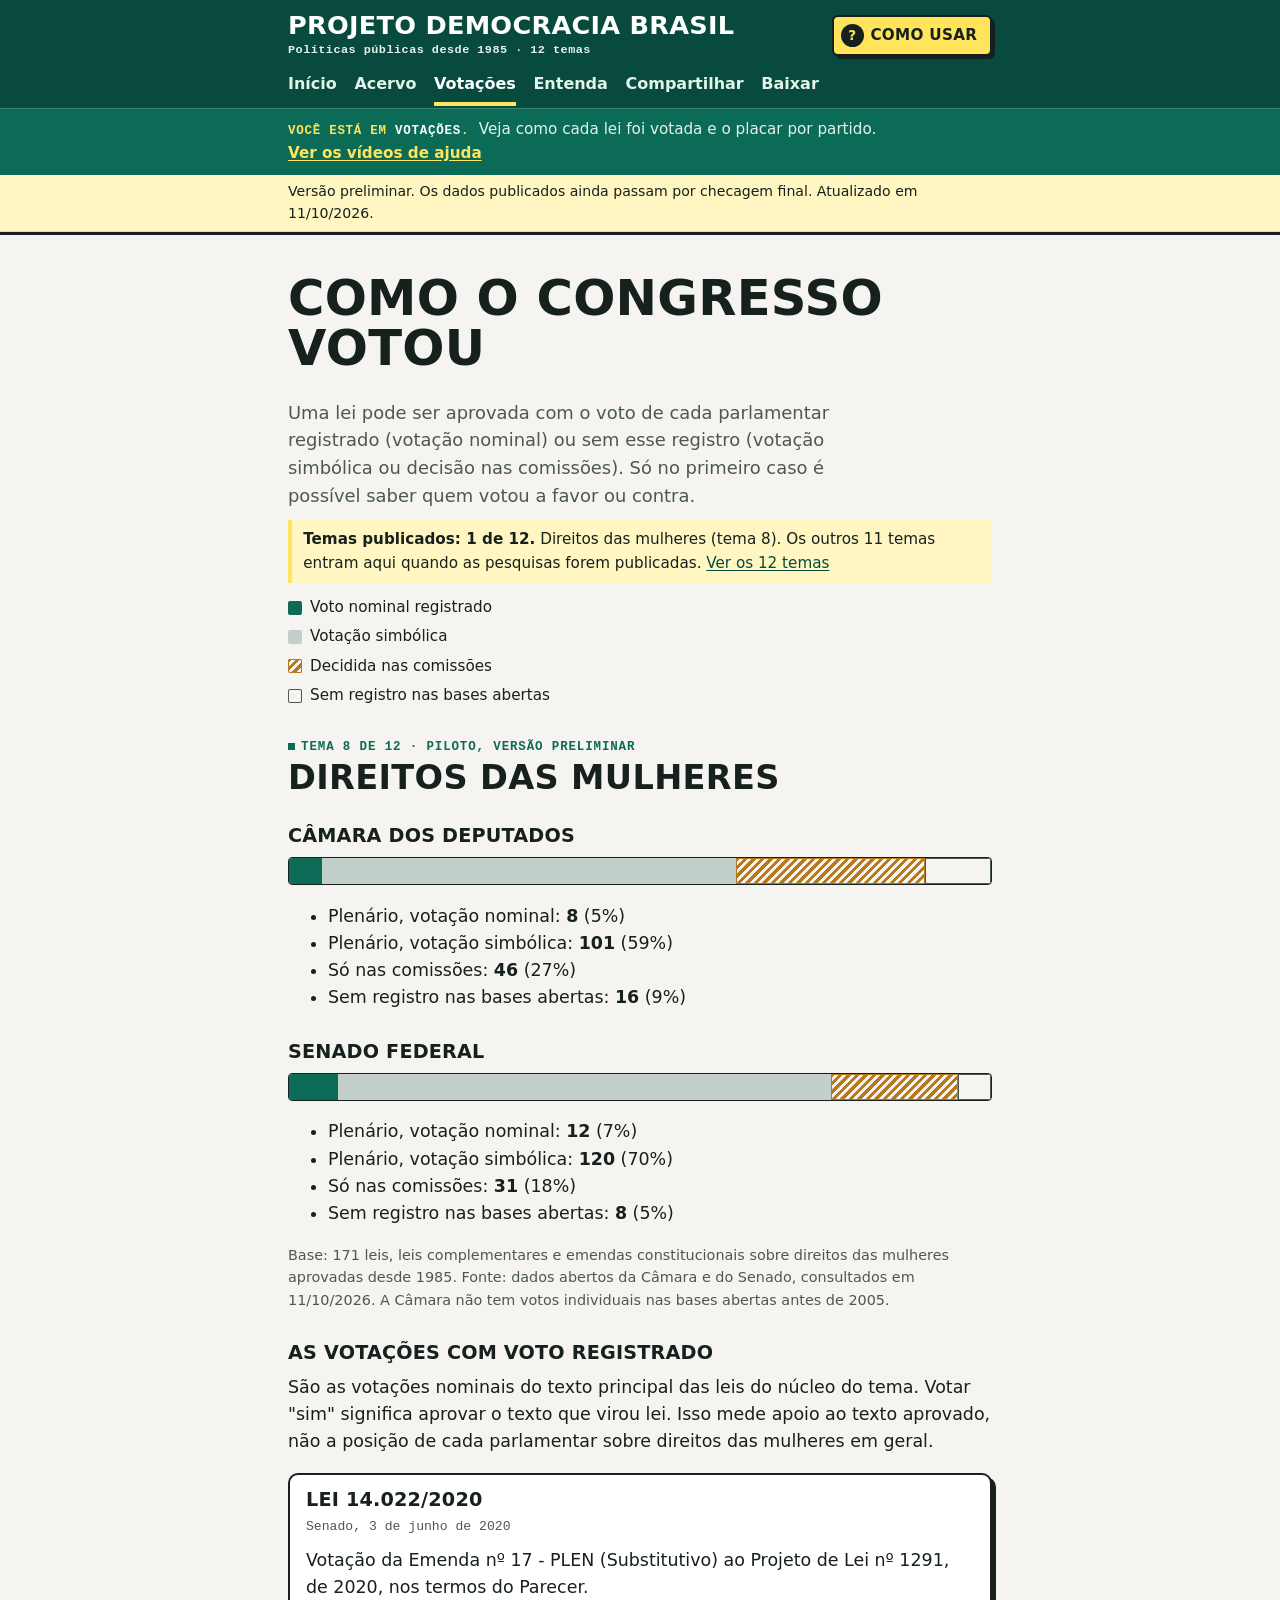
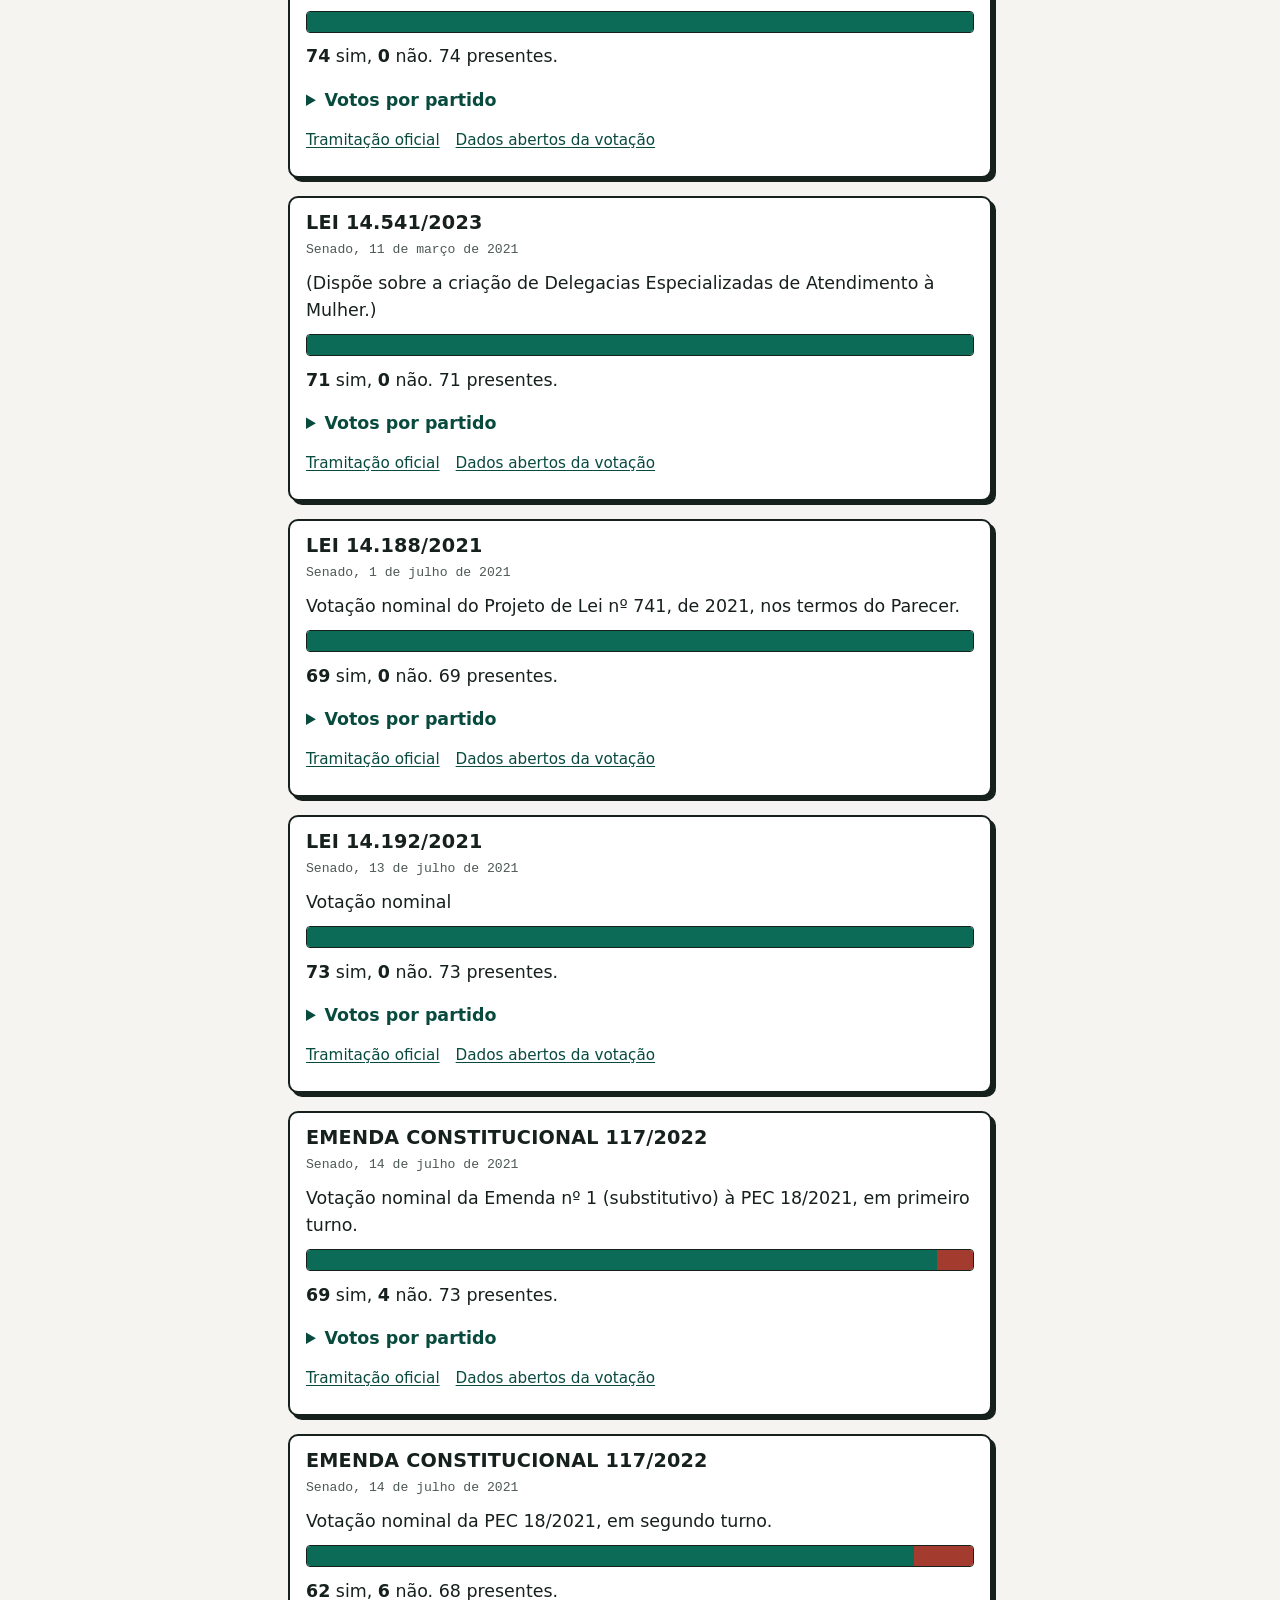
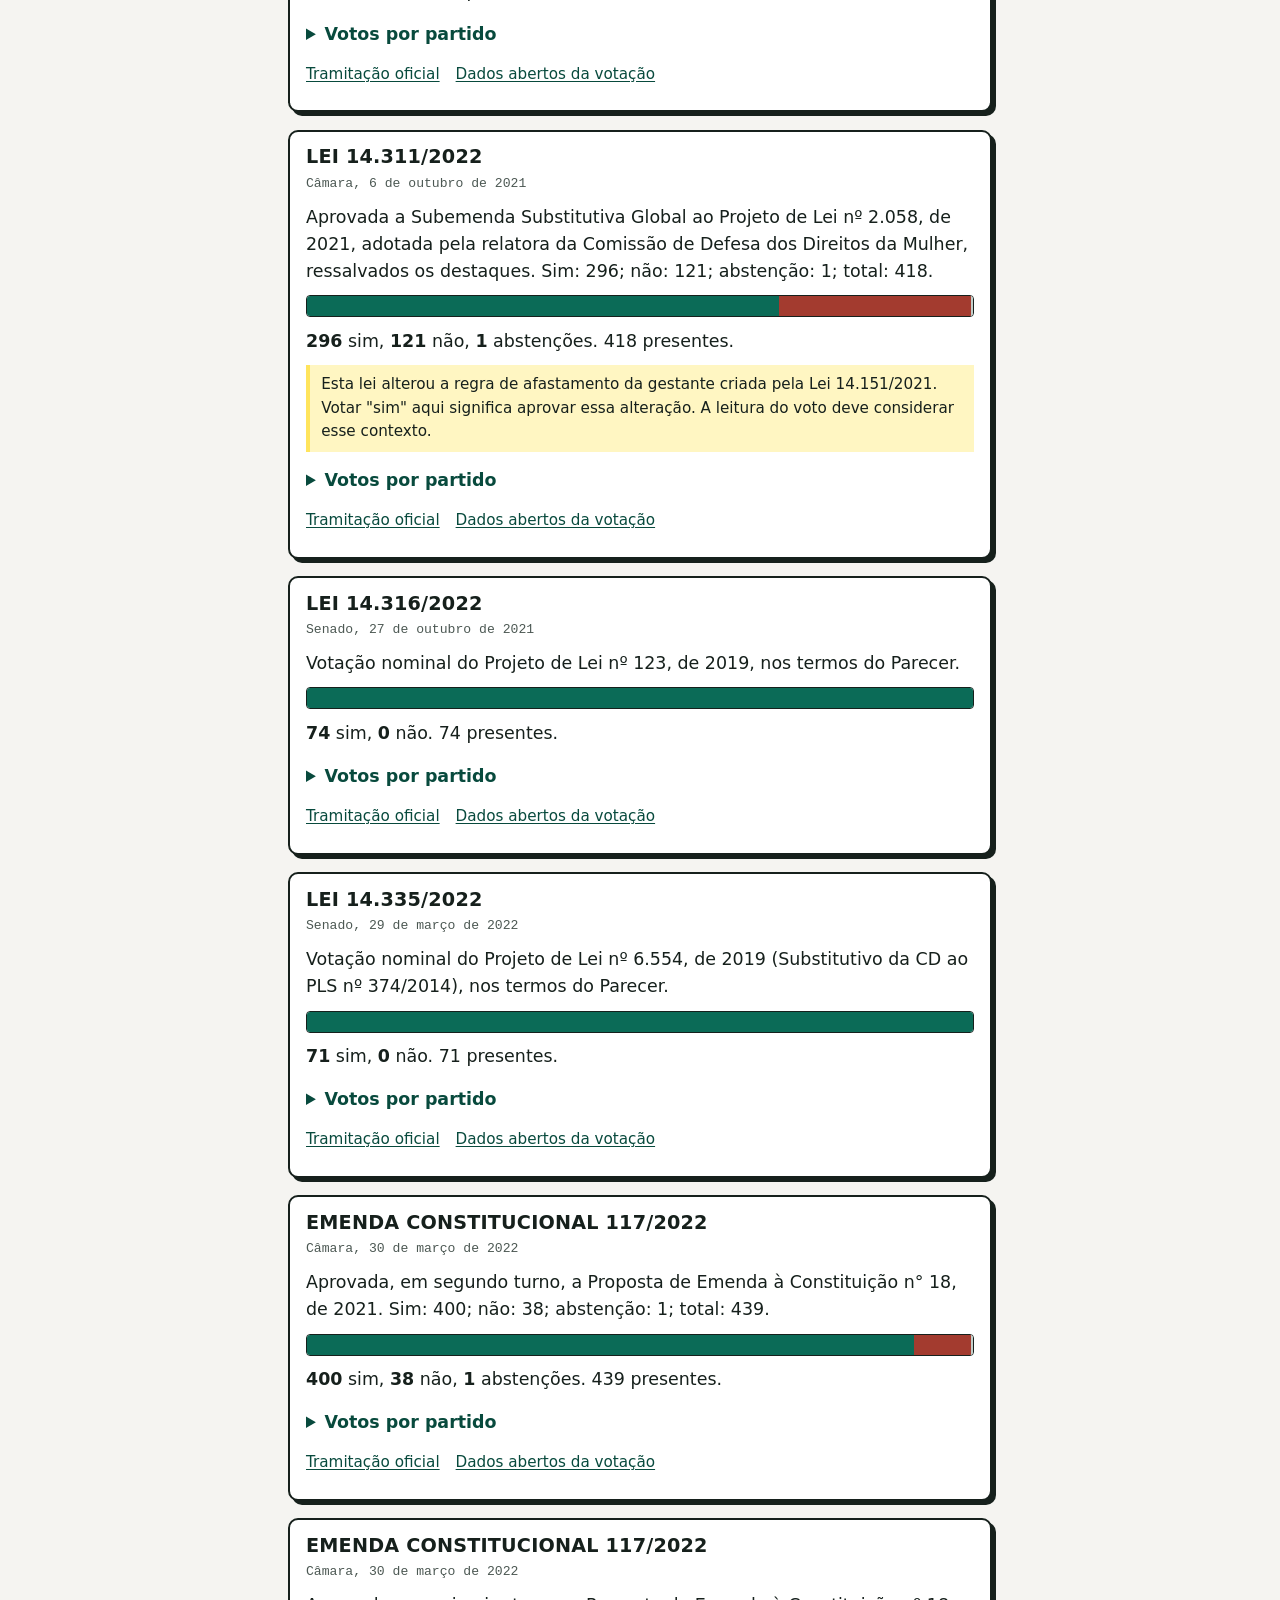
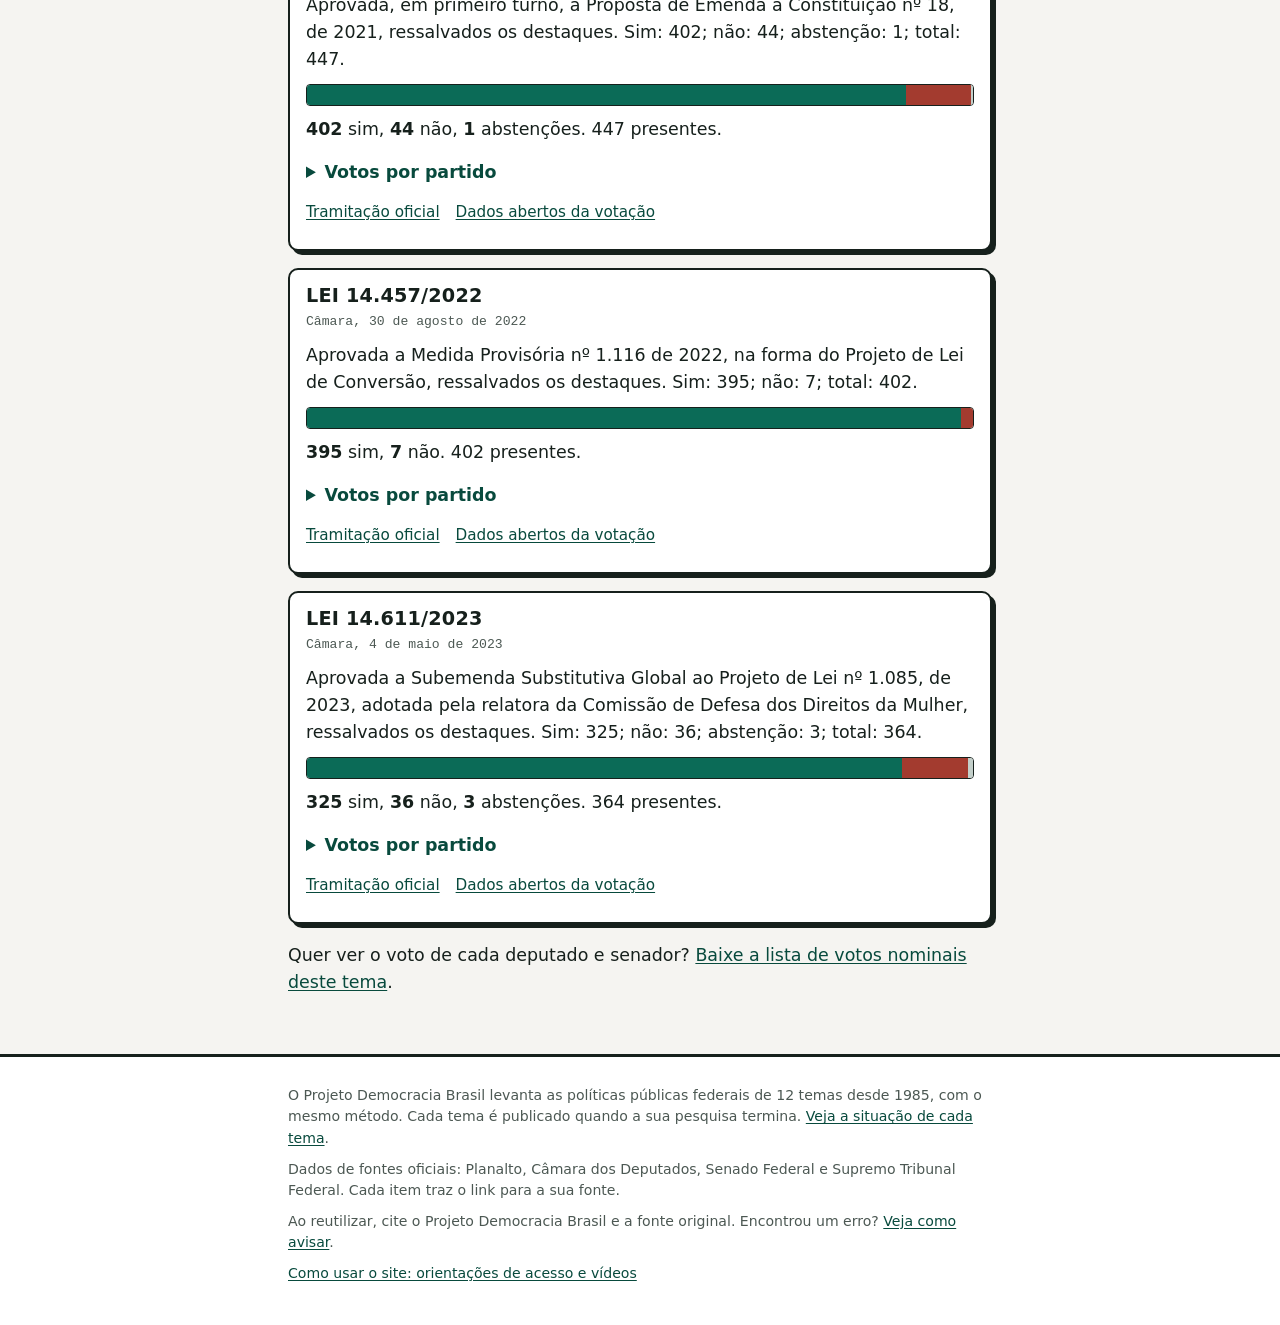
<file: votacoes.html>
<!doctype html>
<html lang="pt-BR">
<head>
<meta charset="utf-8">
<meta name="viewport" content="width=device-width,initial-scale=1">
<title>Como o Congresso votou — Projeto Democracia Brasil</title>
<meta name="description" content="Quantas leis de cada tema publicado tiveram voto nominal e como cada partido votou.">
<meta property="og:title" content="Como o Congresso votou — Projeto Democracia Brasil">
<meta property="og:description" content="Quantas leis de cada tema publicado tiveram voto nominal e como cada partido votou.">
<meta name="theme-color" content="#084a3d">
<link rel="icon" href="assets/icone.svg" type="image/svg+xml">
<link rel="stylesheet" href="assets/estilo.css?v=e6513063">
</head>
<body>
<a class="pular" href="#conteudo">Pular para o conteúdo</a>
<header class="topo">
<div class="topo-marca"><div class="coluna">
<a class="marca-site" href="index.html">Projeto Democracia Brasil<span class="marca-sub">Políticas públicas desde 1985 · 12 temas</span></a>
<a class="ajuda" href="como-usar.html"><span aria-hidden="true">?</span>Como usar</a>
</div></div>
<nav class="menu" aria-label="Seções"><div class="coluna"><a href="index.html">Início</a><a href="acervo.html">Acervo</a><a href="votacoes.html" aria-current="page">Votações</a><a href="entenda.html">Entenda</a><a href="compartilhar.html">Compartilhar</a><a href="baixar.html">Baixar</a></div></nav>
<div class="orientacao"><div class="coluna"><span class="voce">Você está em <strong>Votações</strong>.</span> Veja como cada lei foi votada e o placar por partido. <a href="como-usar.html#videos">Ver os vídeos de ajuda</a></div></div>
<div class="aviso"><div class="coluna">Versão preliminar. Os dados publicados ainda passam por checagem final. Atualizado em 11/10/2026.</div></div>
</header>
<main id="conteudo"><div class="coluna">

<h1>Como o Congresso votou</h1>
<p class="lead">Uma lei pode ser aprovada com o voto de cada parlamentar registrado (votação nominal) ou sem esse registro (votação simbólica ou decisão nas comissões). Só no primeiro caso é possível saber quem votou a favor ou contra.</p>
<p class="nota nota-tema"><strong>Temas publicados: 1 de 12.</strong> Direitos das mulheres (tema 8). Os outros 11 temas entram aqui quando as pesquisas forem publicadas. <a href="index.html#temas">Ver os 12 temas</a></p>
<ul class="legenda"><li><i class="s-nominal" aria-hidden="true"></i>Voto nominal registrado</li><li><i class="s-simbolica" aria-hidden="true"></i>Votação simbólica</li><li><i class="s-comissoes" aria-hidden="true"></i>Decidida nas comissões</li><li><i class="s-sem-registro" aria-hidden="true"></i>Sem registro nas bases abertas</li></ul>
<section class="tema-bloco" id="votacoes-direitos-das-mulheres" aria-labelledby="vt-direitos-das-mulheres">
<p class="rotulo">Tema 8 de 12 · Piloto, versão preliminar</p>
<h2 id="vt-direitos-das-mulheres">Direitos das mulheres</h2>
<div class="linha-casa"><h3>Câmara dos Deputados</h3><div class="barra" aria-hidden="true"><span class="s-nominal" style="width:4.68%"></span><span class="s-simbolica" style="width:59.06%"></span><span class="s-comissoes" style="width:26.90%"></span><span class="s-sem-registro" style="width:9.36%"></span></div><ul><li>Plenário, votação nominal: <strong>8</strong> (5%)</li><li>Plenário, votação simbólica: <strong>101</strong> (59%)</li><li>Só nas comissões: <strong>46</strong> (27%)</li><li>Sem registro nas bases abertas: <strong>16</strong> (9%)</li></ul></div>
<div class="linha-casa"><h3>Senado Federal</h3><div class="barra" aria-hidden="true"><span class="s-nominal" style="width:7.02%"></span><span class="s-simbolica" style="width:70.18%"></span><span class="s-comissoes" style="width:18.13%"></span><span class="s-sem-registro" style="width:4.68%"></span></div><ul><li>Plenário, votação nominal: <strong>12</strong> (7%)</li><li>Plenário, votação simbólica: <strong>120</strong> (70%)</li><li>Só nas comissões: <strong>31</strong> (18%)</li><li>Sem registro nas bases abertas: <strong>8</strong> (5%)</li></ul></div>
<p class="pequeno">Base: 171 leis, leis complementares e emendas constitucionais sobre direitos das mulheres aprovadas desde 1985. Fonte: dados abertos da Câmara e do Senado, consultados em 11/10/2026. A Câmara não tem votos individuais nas bases abertas antes de 2005.</p>
<h3>As votações com voto registrado</h3>
<p>São as votações nominais do texto principal das leis do núcleo do tema. Votar "sim" significa aprovar o texto que virou lei. Isso mede apoio ao texto aprovado, não a posição de cada parlamentar sobre direitos das mulheres em geral.</p>
<div class="cartao">
<h4>Lei 14.022/2020</h4>
<p class="quando">Senado, 3 de junho de 2020</p>
<p>Votação da Emenda nº 17 - PLEN (Substitutivo) ao Projeto de Lei nº 1291, de 2020, nos termos do Parecer.</p>
<div class="barra" aria-hidden="true"><span class="b-sim" style="width:100.00%"></span></div>
<p><strong>74</strong> sim, <strong>0</strong> não. 74 presentes.</p>

<details class="mais"><summary>Votos por partido</summary>
<table><thead><tr><th>Partido na data</th><th class="n">Sim</th><th class="n">Não</th><th class="n">Abst.</th><th class="n">Obstr.</th></tr></thead><tbody><tr><td>PSD</td><td class="n">12</td><td class="n">0</td><td class="n">0</td><td class="n">0</td></tr><tr><td>MDB</td><td class="n">12</td><td class="n">0</td><td class="n">0</td><td class="n">0</td></tr><tr><td>PODE</td><td class="n">10</td><td class="n">0</td><td class="n">0</td><td class="n">0</td></tr><tr><td>PP</td><td class="n">6</td><td class="n">0</td><td class="n">0</td><td class="n">0</td></tr><tr><td>PSDB</td><td class="n">6</td><td class="n">0</td><td class="n">0</td><td class="n">0</td></tr><tr><td>DEM</td><td class="n">5</td><td class="n">0</td><td class="n">0</td><td class="n">0</td></tr><tr><td>PT</td><td class="n">5</td><td class="n">0</td><td class="n">0</td><td class="n">0</td></tr><tr><td>CIDADANIA</td><td class="n">3</td><td class="n">0</td><td class="n">0</td><td class="n">0</td></tr><tr><td>REDE</td><td class="n">3</td><td class="n">0</td><td class="n">0</td><td class="n">0</td></tr><tr><td>PROS</td><td class="n">3</td><td class="n">0</td><td class="n">0</td><td class="n">0</td></tr><tr><td>PL</td><td class="n">2</td><td class="n">0</td><td class="n">0</td><td class="n">0</td></tr><tr><td>PSB</td><td class="n">2</td><td class="n">0</td><td class="n">0</td><td class="n">0</td></tr><tr><td>PSL</td><td class="n">2</td><td class="n">0</td><td class="n">0</td><td class="n">0</td></tr><tr><td>PDT</td><td class="n">1</td><td class="n">0</td><td class="n">0</td><td class="n">0</td></tr><tr><td>REPUBLICANOS</td><td class="n">1</td><td class="n">0</td><td class="n">0</td><td class="n">0</td></tr><tr><td>PSC</td><td class="n">1</td><td class="n">0</td><td class="n">0</td><td class="n">0</td></tr><tr><td>S/Partido</td><td class="n">0</td><td class="n">0</td><td class="n">0</td><td class="n">0</td></tr></tbody></table>
</details>
<p class="fontes"><a href="https://www25.senado.leg.br/web/atividade/materias/-/materia/142091" rel="noopener">Tramitação oficial</a><a href="https://legis.senado.leg.br/dadosabertos/votacao?codigoMateria=142091" rel="noopener">Dados abertos da votação</a></p>
</div><div class="cartao">
<h4>Lei 14.541/2023</h4>
<p class="quando">Senado, 11 de março de 2021</p>
<p>(Dispõe sobre a criação de Delegacias Especializadas de Atendimento à Mulher.)</p>
<div class="barra" aria-hidden="true"><span class="b-sim" style="width:100.00%"></span></div>
<p><strong>71</strong> sim, <strong>0</strong> não. 71 presentes.</p>

<details class="mais"><summary>Votos por partido</summary>
<table><thead><tr><th>Partido na data</th><th class="n">Sim</th><th class="n">Não</th><th class="n">Abst.</th><th class="n">Obstr.</th></tr></thead><tbody><tr><td>MDB</td><td class="n">13</td><td class="n">0</td><td class="n">0</td><td class="n">0</td></tr><tr><td>PSD</td><td class="n">11</td><td class="n">0</td><td class="n">0</td><td class="n">0</td></tr><tr><td>PODE</td><td class="n">9</td><td class="n">0</td><td class="n">0</td><td class="n">0</td></tr><tr><td>PP</td><td class="n">6</td><td class="n">0</td><td class="n">0</td><td class="n">0</td></tr><tr><td>PT</td><td class="n">6</td><td class="n">0</td><td class="n">0</td><td class="n">0</td></tr><tr><td>PSDB</td><td class="n">6</td><td class="n">0</td><td class="n">0</td><td class="n">0</td></tr><tr><td>DEM</td><td class="n">4</td><td class="n">0</td><td class="n">0</td><td class="n">0</td></tr><tr><td>PL</td><td class="n">3</td><td class="n">0</td><td class="n">0</td><td class="n">0</td></tr><tr><td>PDT</td><td class="n">2</td><td class="n">0</td><td class="n">0</td><td class="n">0</td></tr><tr><td>CIDADANIA</td><td class="n">2</td><td class="n">0</td><td class="n">0</td><td class="n">0</td></tr><tr><td>REDE</td><td class="n">2</td><td class="n">0</td><td class="n">0</td><td class="n">0</td></tr><tr><td>PROS</td><td class="n">2</td><td class="n">0</td><td class="n">0</td><td class="n">0</td></tr><tr><td>S/Partido</td><td class="n">1</td><td class="n">0</td><td class="n">0</td><td class="n">0</td></tr><tr><td>PSB</td><td class="n">1</td><td class="n">0</td><td class="n">0</td><td class="n">0</td></tr><tr><td>PSL</td><td class="n">1</td><td class="n">0</td><td class="n">0</td><td class="n">0</td></tr><tr><td>REPUBLICANOS</td><td class="n">1</td><td class="n">0</td><td class="n">0</td><td class="n">0</td></tr><tr><td>PSC</td><td class="n">1</td><td class="n">0</td><td class="n">0</td><td class="n">0</td></tr></tbody></table>
</details>
<p class="fontes"><a href="https://www25.senado.leg.br/web/atividade/materias/-/materia/141133" rel="noopener">Tramitação oficial</a><a href="https://legis.senado.leg.br/dadosabertos/votacao?codigoMateria=141133" rel="noopener">Dados abertos da votação</a></p>
</div><div class="cartao">
<h4>Lei 14.188/2021</h4>
<p class="quando">Senado, 1 de julho de 2021</p>
<p>Votação nominal do Projeto de Lei nº 741, de 2021, nos termos do Parecer.</p>
<div class="barra" aria-hidden="true"><span class="b-sim" style="width:100.00%"></span></div>
<p><strong>69</strong> sim, <strong>0</strong> não. 69 presentes.</p>

<details class="mais"><summary>Votos por partido</summary>
<table><thead><tr><th>Partido na data</th><th class="n">Sim</th><th class="n">Não</th><th class="n">Abst.</th><th class="n">Obstr.</th></tr></thead><tbody><tr><td>PSD</td><td class="n">10</td><td class="n">0</td><td class="n">0</td><td class="n">0</td></tr><tr><td>PODE</td><td class="n">9</td><td class="n">0</td><td class="n">0</td><td class="n">0</td></tr><tr><td>MDB</td><td class="n">9</td><td class="n">0</td><td class="n">0</td><td class="n">0</td></tr><tr><td>PSDB</td><td class="n">7</td><td class="n">0</td><td class="n">0</td><td class="n">0</td></tr><tr><td>PP</td><td class="n">6</td><td class="n">0</td><td class="n">0</td><td class="n">0</td></tr><tr><td>PT</td><td class="n">6</td><td class="n">0</td><td class="n">0</td><td class="n">0</td></tr><tr><td>DEM</td><td class="n">5</td><td class="n">0</td><td class="n">0</td><td class="n">0</td></tr><tr><td>PL</td><td class="n">4</td><td class="n">0</td><td class="n">0</td><td class="n">0</td></tr><tr><td>CIDADANIA</td><td class="n">2</td><td class="n">0</td><td class="n">0</td><td class="n">0</td></tr><tr><td>REDE</td><td class="n">2</td><td class="n">0</td><td class="n">0</td><td class="n">0</td></tr><tr><td>PROS</td><td class="n">2</td><td class="n">0</td><td class="n">0</td><td class="n">0</td></tr><tr><td>PSL</td><td class="n">2</td><td class="n">0</td><td class="n">0</td><td class="n">0</td></tr><tr><td>PDT</td><td class="n">1</td><td class="n">0</td><td class="n">0</td><td class="n">0</td></tr><tr><td>PATRIOTA</td><td class="n">1</td><td class="n">0</td><td class="n">0</td><td class="n">0</td></tr><tr><td>PSB</td><td class="n">1</td><td class="n">0</td><td class="n">0</td><td class="n">0</td></tr><tr><td>REPUBLICANOS</td><td class="n">1</td><td class="n">0</td><td class="n">0</td><td class="n">0</td></tr><tr><td>PSC</td><td class="n">1</td><td class="n">0</td><td class="n">0</td><td class="n">0</td></tr></tbody></table>
</details>
<p class="fontes"><a href="https://www25.senado.leg.br/web/atividade/materias/-/materia/148849" rel="noopener">Tramitação oficial</a><a href="https://legis.senado.leg.br/dadosabertos/votacao?codigoMateria=148849" rel="noopener">Dados abertos da votação</a></p>
</div><div class="cartao">
<h4>Lei 14.192/2021</h4>
<p class="quando">Senado, 13 de julho de 2021</p>
<p>Votação nominal</p>
<div class="barra" aria-hidden="true"><span class="b-sim" style="width:100.00%"></span></div>
<p><strong>73</strong> sim, <strong>0</strong> não. 73 presentes.</p>

<details class="mais"><summary>Votos por partido</summary>
<table><thead><tr><th>Partido na data</th><th class="n">Sim</th><th class="n">Não</th><th class="n">Abst.</th><th class="n">Obstr.</th></tr></thead><tbody><tr><td>MDB</td><td class="n">14</td><td class="n">0</td><td class="n">0</td><td class="n">0</td></tr><tr><td>PSD</td><td class="n">10</td><td class="n">0</td><td class="n">0</td><td class="n">0</td></tr><tr><td>PODE</td><td class="n">9</td><td class="n">0</td><td class="n">0</td><td class="n">0</td></tr><tr><td>PP</td><td class="n">7</td><td class="n">0</td><td class="n">0</td><td class="n">0</td></tr><tr><td>PT</td><td class="n">6</td><td class="n">0</td><td class="n">0</td><td class="n">0</td></tr><tr><td>PSDB</td><td class="n">6</td><td class="n">0</td><td class="n">0</td><td class="n">0</td></tr><tr><td>DEM</td><td class="n">5</td><td class="n">0</td><td class="n">0</td><td class="n">0</td></tr><tr><td>PL</td><td class="n">3</td><td class="n">0</td><td class="n">0</td><td class="n">0</td></tr><tr><td>PROS</td><td class="n">3</td><td class="n">0</td><td class="n">0</td><td class="n">0</td></tr><tr><td>CIDADANIA</td><td class="n">2</td><td class="n">0</td><td class="n">0</td><td class="n">0</td></tr><tr><td>REDE</td><td class="n">2</td><td class="n">0</td><td class="n">0</td><td class="n">0</td></tr><tr><td>PDT</td><td class="n">1</td><td class="n">0</td><td class="n">0</td><td class="n">0</td></tr><tr><td>PATRIOTA</td><td class="n">1</td><td class="n">0</td><td class="n">0</td><td class="n">0</td></tr><tr><td>PSL</td><td class="n">1</td><td class="n">0</td><td class="n">0</td><td class="n">0</td></tr><tr><td>PSB</td><td class="n">1</td><td class="n">0</td><td class="n">0</td><td class="n">0</td></tr><tr><td>REPUBLICANOS</td><td class="n">1</td><td class="n">0</td><td class="n">0</td><td class="n">0</td></tr><tr><td>PSC</td><td class="n">1</td><td class="n">0</td><td class="n">0</td><td class="n">0</td></tr></tbody></table>
</details>
<p class="fontes"><a href="https://www25.senado.leg.br/web/atividade/materias/-/materia/146095" rel="noopener">Tramitação oficial</a><a href="https://legis.senado.leg.br/dadosabertos/votacao?codigoMateria=146095" rel="noopener">Dados abertos da votação</a></p>
</div><div class="cartao">
<h4>Emenda Constitucional 117/2022</h4>
<p class="quando">Senado, 14 de julho de 2021</p>
<p>Votação nominal da Emenda nº 1 (substitutivo) à PEC 18/2021, em primeiro turno.</p>
<div class="barra" aria-hidden="true"><span class="b-sim" style="width:94.52%"></span><span class="b-nao" style="width:5.48%"></span></div>
<p><strong>69</strong> sim, <strong>4</strong> não. 73 presentes.</p>

<details class="mais"><summary>Votos por partido</summary>
<table><thead><tr><th>Partido na data</th><th class="n">Sim</th><th class="n">Não</th><th class="n">Abst.</th><th class="n">Obstr.</th></tr></thead><tbody><tr><td>MDB</td><td class="n">14</td><td class="n">0</td><td class="n">0</td><td class="n">0</td></tr><tr><td>PSD</td><td class="n">11</td><td class="n">0</td><td class="n">0</td><td class="n">0</td></tr><tr><td>PODE</td><td class="n">5</td><td class="n">4</td><td class="n">0</td><td class="n">0</td></tr><tr><td>PSDB</td><td class="n">7</td><td class="n">0</td><td class="n">0</td><td class="n">0</td></tr><tr><td>PP</td><td class="n">6</td><td class="n">0</td><td class="n">0</td><td class="n">0</td></tr><tr><td>PT</td><td class="n">6</td><td class="n">0</td><td class="n">0</td><td class="n">0</td></tr><tr><td>PL</td><td class="n">4</td><td class="n">0</td><td class="n">0</td><td class="n">0</td></tr><tr><td>DEM</td><td class="n">4</td><td class="n">0</td><td class="n">0</td><td class="n">0</td></tr><tr><td>PDT</td><td class="n">2</td><td class="n">0</td><td class="n">0</td><td class="n">0</td></tr><tr><td>CIDADANIA</td><td class="n">2</td><td class="n">0</td><td class="n">0</td><td class="n">0</td></tr><tr><td>PSL</td><td class="n">2</td><td class="n">0</td><td class="n">0</td><td class="n">0</td></tr><tr><td>REDE</td><td class="n">1</td><td class="n">0</td><td class="n">0</td><td class="n">0</td></tr><tr><td>PROS</td><td class="n">1</td><td class="n">0</td><td class="n">0</td><td class="n">0</td></tr><tr><td>PATRIOTA</td><td class="n">1</td><td class="n">0</td><td class="n">0</td><td class="n">0</td></tr><tr><td>PSB</td><td class="n">1</td><td class="n">0</td><td class="n">0</td><td class="n">0</td></tr><tr><td>REPUBLICANOS</td><td class="n">1</td><td class="n">0</td><td class="n">0</td><td class="n">0</td></tr><tr><td>PSC</td><td class="n">1</td><td class="n">0</td><td class="n">0</td><td class="n">0</td></tr></tbody></table>
</details>
<p class="fontes"><a href="https://www25.senado.leg.br/web/atividade/materias/-/materia/148962" rel="noopener">Tramitação oficial</a><a href="https://legis.senado.leg.br/dadosabertos/votacao?codigoMateria=148962" rel="noopener">Dados abertos da votação</a></p>
</div><div class="cartao">
<h4>Emenda Constitucional 117/2022</h4>
<p class="quando">Senado, 14 de julho de 2021</p>
<p>Votação nominal da PEC 18/2021, em segundo turno.</p>
<div class="barra" aria-hidden="true"><span class="b-sim" style="width:91.18%"></span><span class="b-nao" style="width:8.82%"></span></div>
<p><strong>62</strong> sim, <strong>6</strong> não. 68 presentes.</p>

<details class="mais"><summary>Votos por partido</summary>
<table><thead><tr><th>Partido na data</th><th class="n">Sim</th><th class="n">Não</th><th class="n">Abst.</th><th class="n">Obstr.</th></tr></thead><tbody><tr><td>MDB</td><td class="n">12</td><td class="n">0</td><td class="n">0</td><td class="n">0</td></tr><tr><td>PODE</td><td class="n">3</td><td class="n">6</td><td class="n">0</td><td class="n">0</td></tr><tr><td>PSD</td><td class="n">8</td><td class="n">0</td><td class="n">0</td><td class="n">0</td></tr><tr><td>PSDB</td><td class="n">7</td><td class="n">0</td><td class="n">0</td><td class="n">0</td></tr><tr><td>PP</td><td class="n">6</td><td class="n">0</td><td class="n">0</td><td class="n">0</td></tr><tr><td>PT</td><td class="n">6</td><td class="n">0</td><td class="n">0</td><td class="n">0</td></tr><tr><td>PL</td><td class="n">4</td><td class="n">0</td><td class="n">0</td><td class="n">0</td></tr><tr><td>DEM</td><td class="n">4</td><td class="n">0</td><td class="n">0</td><td class="n">0</td></tr><tr><td>CIDADANIA</td><td class="n">2</td><td class="n">0</td><td class="n">0</td><td class="n">0</td></tr><tr><td>PROS</td><td class="n">2</td><td class="n">0</td><td class="n">0</td><td class="n">0</td></tr><tr><td>PSL</td><td class="n">2</td><td class="n">0</td><td class="n">0</td><td class="n">0</td></tr><tr><td>PDT</td><td class="n">1</td><td class="n">0</td><td class="n">0</td><td class="n">0</td></tr><tr><td>REDE</td><td class="n">1</td><td class="n">0</td><td class="n">0</td><td class="n">0</td></tr><tr><td>PATRIOTA</td><td class="n">1</td><td class="n">0</td><td class="n">0</td><td class="n">0</td></tr><tr><td>PSB</td><td class="n">1</td><td class="n">0</td><td class="n">0</td><td class="n">0</td></tr><tr><td>REPUBLICANOS</td><td class="n">1</td><td class="n">0</td><td class="n">0</td><td class="n">0</td></tr><tr><td>PSC</td><td class="n">1</td><td class="n">0</td><td class="n">0</td><td class="n">0</td></tr></tbody></table>
</details>
<p class="fontes"><a href="https://www25.senado.leg.br/web/atividade/materias/-/materia/148962" rel="noopener">Tramitação oficial</a><a href="https://legis.senado.leg.br/dadosabertos/votacao?codigoMateria=148962" rel="noopener">Dados abertos da votação</a></p>
</div><div class="cartao">
<h4>Lei 14.311/2022</h4>
<p class="quando">Câmara, 6 de outubro de 2021</p>
<p>Aprovada a Subemenda Substitutiva Global ao Projeto de Lei nº 2.058, de 2021, adotada pela relatora da Comissão de Defesa dos Direitos da Mulher, ressalvados os destaques. Sim: 296; não: 121; abstenção: 1; total: 418.</p>
<div class="barra" aria-hidden="true"><span class="b-sim" style="width:70.81%"></span><span class="b-nao" style="width:28.95%"></span><span class="b-abst" style="width:0.24%"></span></div>
<p><strong>296</strong> sim, <strong>121</strong> não, <strong>1</strong> abstenções. 418 presentes.</p>
<p class="nota">Esta lei alterou a regra de afastamento da gestante criada pela Lei 14.151/2021. Votar "sim" aqui significa aprovar essa alteração. A leitura do voto deve considerar esse contexto.</p>
<details class="mais"><summary>Votos por partido</summary>
<table><thead><tr><th>Partido na data</th><th class="n">Sim</th><th class="n">Não</th><th class="n">Abst.</th><th class="n">Obstr.</th></tr></thead><tbody><tr><td>PT</td><td class="n">1</td><td class="n">46</td><td class="n">0</td><td class="n">0</td></tr><tr><td>PSL</td><td class="n">42</td><td class="n">1</td><td class="n">1</td><td class="n">0</td></tr><tr><td>PP</td><td class="n">33</td><td class="n">1</td><td class="n">0</td><td class="n">0</td></tr><tr><td>PSB</td><td class="n">8</td><td class="n">21</td><td class="n">0</td><td class="n">0</td></tr><tr><td>PL</td><td class="n">26</td><td class="n">3</td><td class="n">0</td><td class="n">0</td></tr><tr><td>MDB</td><td class="n">25</td><td class="n">2</td><td class="n">0</td><td class="n">0</td></tr><tr><td>REPUBLICANOS</td><td class="n">26</td><td class="n">1</td><td class="n">0</td><td class="n">0</td></tr><tr><td>PSD</td><td class="n">25</td><td class="n">1</td><td class="n">0</td><td class="n">0</td></tr><tr><td>PSDB</td><td class="n">21</td><td class="n">3</td><td class="n">0</td><td class="n">0</td></tr><tr><td>PDT</td><td class="n">5</td><td class="n">16</td><td class="n">0</td><td class="n">0</td></tr><tr><td>DEM</td><td class="n">20</td><td class="n">0</td><td class="n">0</td><td class="n">0</td></tr><tr><td>SOLIDARIEDADE</td><td class="n">10</td><td class="n">0</td><td class="n">0</td><td class="n">0</td></tr><tr><td>PTB</td><td class="n">7</td><td class="n">2</td><td class="n">0</td><td class="n">0</td></tr><tr><td>PODE</td><td class="n">8</td><td class="n">1</td><td class="n">0</td><td class="n">0</td></tr><tr><td>PSOL</td><td class="n">0</td><td class="n">8</td><td class="n">0</td><td class="n">0</td></tr><tr><td>NOVO</td><td class="n">8</td><td class="n">0</td><td class="n">0</td><td class="n">0</td></tr><tr><td>PROS</td><td class="n">7</td><td class="n">1</td><td class="n">0</td><td class="n">0</td></tr><tr><td>PCdoB</td><td class="n">0</td><td class="n">7</td><td class="n">0</td><td class="n">0</td></tr><tr><td>CIDADANIA</td><td class="n">6</td><td class="n">1</td><td class="n">0</td><td class="n">0</td></tr><tr><td>PSC</td><td class="n">6</td><td class="n">1</td><td class="n">0</td><td class="n">0</td></tr><tr><td>AVANTE</td><td class="n">6</td><td class="n">1</td><td class="n">0</td><td class="n">0</td></tr><tr><td>PATRIOTA</td><td class="n">4</td><td class="n">1</td><td class="n">0</td><td class="n">0</td></tr><tr><td>PV</td><td class="n">2</td><td class="n">2</td><td class="n">0</td><td class="n">0</td></tr><tr><td>REDE</td><td class="n">0</td><td class="n">1</td><td class="n">0</td><td class="n">0</td></tr></tbody></table>
</details>
<p class="fontes"><a href="https://www.camara.leg.br/proposicoesWeb/fichadetramitacao?idProposicao=2285889" rel="noopener">Tramitação oficial</a><a href="https://dadosabertos.camara.leg.br/api/v2/votacoes/2285889-91/votos" rel="noopener">Dados abertos da votação</a></p>
</div><div class="cartao">
<h4>Lei 14.316/2022</h4>
<p class="quando">Senado, 27 de outubro de 2021</p>
<p>Votação nominal do Projeto de Lei nº 123, de 2019, nos termos do Parecer.</p>
<div class="barra" aria-hidden="true"><span class="b-sim" style="width:100.00%"></span></div>
<p><strong>74</strong> sim, <strong>0</strong> não. 74 presentes.</p>

<details class="mais"><summary>Votos por partido</summary>
<table><thead><tr><th>Partido na data</th><th class="n">Sim</th><th class="n">Não</th><th class="n">Abst.</th><th class="n">Obstr.</th></tr></thead><tbody><tr><td>MDB</td><td class="n">14</td><td class="n">0</td><td class="n">0</td><td class="n">0</td></tr><tr><td>PSD</td><td class="n">10</td><td class="n">0</td><td class="n">0</td><td class="n">0</td></tr><tr><td>PODE</td><td class="n">9</td><td class="n">0</td><td class="n">0</td><td class="n">0</td></tr><tr><td>PP</td><td class="n">7</td><td class="n">0</td><td class="n">0</td><td class="n">0</td></tr><tr><td>PT</td><td class="n">6</td><td class="n">0</td><td class="n">0</td><td class="n">0</td></tr><tr><td>PSDB</td><td class="n">6</td><td class="n">0</td><td class="n">0</td><td class="n">0</td></tr><tr><td>PL</td><td class="n">4</td><td class="n">0</td><td class="n">0</td><td class="n">0</td></tr><tr><td>DEM</td><td class="n">4</td><td class="n">0</td><td class="n">0</td><td class="n">0</td></tr><tr><td>PDT</td><td class="n">3</td><td class="n">0</td><td class="n">0</td><td class="n">0</td></tr><tr><td>CIDADANIA</td><td class="n">3</td><td class="n">0</td><td class="n">0</td><td class="n">0</td></tr><tr><td>REDE</td><td class="n">2</td><td class="n">0</td><td class="n">0</td><td class="n">0</td></tr><tr><td>PROS</td><td class="n">2</td><td class="n">0</td><td class="n">0</td><td class="n">0</td></tr><tr><td>PATRIOTA</td><td class="n">1</td><td class="n">0</td><td class="n">0</td><td class="n">0</td></tr><tr><td>PSL</td><td class="n">1</td><td class="n">0</td><td class="n">0</td><td class="n">0</td></tr><tr><td>REPUBLICANOS</td><td class="n">1</td><td class="n">0</td><td class="n">0</td><td class="n">0</td></tr><tr><td>PSC</td><td class="n">1</td><td class="n">0</td><td class="n">0</td><td class="n">0</td></tr><tr><td>—</td><td class="n">0</td><td class="n">0</td><td class="n">0</td><td class="n">0</td></tr></tbody></table>
</details>
<p class="fontes"><a href="https://www25.senado.leg.br/web/atividade/materias/-/materia/146093" rel="noopener">Tramitação oficial</a><a href="https://legis.senado.leg.br/dadosabertos/votacao?codigoMateria=146093" rel="noopener">Dados abertos da votação</a></p>
</div><div class="cartao">
<h4>Lei 14.335/2022</h4>
<p class="quando">Senado, 29 de março de 2022</p>
<p>Votação nominal do Projeto de Lei nº 6.554, de 2019 (Substitutivo da CD ao PLS nº 374/2014), nos termos do Parecer.</p>
<div class="barra" aria-hidden="true"><span class="b-sim" style="width:100.00%"></span></div>
<p><strong>71</strong> sim, <strong>0</strong> não. 71 presentes.</p>

<details class="mais"><summary>Votos por partido</summary>
<table><thead><tr><th>Partido na data</th><th class="n">Sim</th><th class="n">Não</th><th class="n">Abst.</th><th class="n">Obstr.</th></tr></thead><tbody><tr><td>MDB</td><td class="n">11</td><td class="n">0</td><td class="n">0</td><td class="n">0</td></tr><tr><td>PSD</td><td class="n">9</td><td class="n">0</td><td class="n">0</td><td class="n">0</td></tr><tr><td>PODE</td><td class="n">9</td><td class="n">0</td><td class="n">0</td><td class="n">0</td></tr><tr><td>PSDB</td><td class="n">7</td><td class="n">0</td><td class="n">0</td><td class="n">0</td></tr><tr><td>PL</td><td class="n">7</td><td class="n">0</td><td class="n">0</td><td class="n">0</td></tr><tr><td>PP</td><td class="n">7</td><td class="n">0</td><td class="n">0</td><td class="n">0</td></tr><tr><td>PT</td><td class="n">7</td><td class="n">0</td><td class="n">0</td><td class="n">0</td></tr><tr><td>DEM</td><td class="n">4</td><td class="n">0</td><td class="n">0</td><td class="n">0</td></tr><tr><td>PDT</td><td class="n">2</td><td class="n">0</td><td class="n">0</td><td class="n">0</td></tr><tr><td>PROS</td><td class="n">2</td><td class="n">0</td><td class="n">0</td><td class="n">0</td></tr><tr><td>PSL</td><td class="n">2</td><td class="n">0</td><td class="n">0</td><td class="n">0</td></tr><tr><td>CIDADANIA</td><td class="n">1</td><td class="n">0</td><td class="n">0</td><td class="n">0</td></tr><tr><td>PSC</td><td class="n">1</td><td class="n">0</td><td class="n">0</td><td class="n">0</td></tr><tr><td>REPUBLICANOS</td><td class="n">1</td><td class="n">0</td><td class="n">0</td><td class="n">0</td></tr><tr><td>REDE</td><td class="n">1</td><td class="n">0</td><td class="n">0</td><td class="n">0</td></tr></tbody></table>
</details>
<p class="fontes"><a href="https://www25.senado.leg.br/web/atividade/materias/-/materia/119334" rel="noopener">Tramitação oficial</a><a href="https://legis.senado.leg.br/dadosabertos/votacao?codigoMateria=119334" rel="noopener">Dados abertos da votação</a></p>
</div><div class="cartao">
<h4>Emenda Constitucional 117/2022</h4>
<p class="quando">Câmara, 30 de março de 2022</p>
<p>Aprovada, em segundo turno, a Proposta de Emenda à Constituição n° 18, de 2021. Sim: 400; não: 38; abstenção: 1; total: 439.</p>
<div class="barra" aria-hidden="true"><span class="b-sim" style="width:91.12%"></span><span class="b-nao" style="width:8.66%"></span><span class="b-abst" style="width:0.23%"></span></div>
<p><strong>400</strong> sim, <strong>38</strong> não, <strong>1</strong> abstenções. 439 presentes.</p>

<details class="mais"><summary>Votos por partido</summary>
<table><thead><tr><th>Partido na data</th><th class="n">Sim</th><th class="n">Não</th><th class="n">Abst.</th><th class="n">Obstr.</th></tr></thead><tbody><tr><td>PL</td><td class="n">56</td><td class="n">6</td><td class="n">0</td><td class="n">0</td></tr><tr><td>PT</td><td class="n">48</td><td class="n">1</td><td class="n">0</td><td class="n">0</td></tr><tr><td>UNIÃO</td><td class="n">39</td><td class="n">3</td><td class="n">0</td><td class="n">0</td></tr><tr><td>PP</td><td class="n">42</td><td class="n">0</td><td class="n">0</td><td class="n">0</td></tr><tr><td>PSD</td><td class="n">33</td><td class="n">3</td><td class="n">0</td><td class="n">0</td></tr><tr><td>REPUBLICANOS</td><td class="n">33</td><td class="n">0</td><td class="n">0</td><td class="n">0</td></tr><tr><td>MDB</td><td class="n">28</td><td class="n">0</td><td class="n">0</td><td class="n">0</td></tr><tr><td>PSDB</td><td class="n">23</td><td class="n">1</td><td class="n">0</td><td class="n">0</td></tr><tr><td>PSB</td><td class="n">22</td><td class="n">2</td><td class="n">0</td><td class="n">0</td></tr><tr><td>PDT</td><td class="n">18</td><td class="n">1</td><td class="n">0</td><td class="n">0</td></tr><tr><td>PSC</td><td class="n">7</td><td class="n">2</td><td class="n">0</td><td class="n">0</td></tr><tr><td>PSOL</td><td class="n">1</td><td class="n">8</td><td class="n">0</td><td class="n">0</td></tr><tr><td>SOLIDARIEDADE</td><td class="n">8</td><td class="n">1</td><td class="n">0</td><td class="n">0</td></tr><tr><td>AVANTE</td><td class="n">8</td><td class="n">0</td><td class="n">0</td><td class="n">0</td></tr><tr><td>PROS</td><td class="n">8</td><td class="n">0</td><td class="n">0</td><td class="n">0</td></tr><tr><td>NOVO</td><td class="n">0</td><td class="n">8</td><td class="n">0</td><td class="n">0</td></tr><tr><td>PCdoB</td><td class="n">6</td><td class="n">0</td><td class="n">1</td><td class="n">0</td></tr><tr><td>PODE</td><td class="n">7</td><td class="n">0</td><td class="n">0</td><td class="n">0</td></tr><tr><td>CIDADANIA</td><td class="n">4</td><td class="n">1</td><td class="n">0</td><td class="n">0</td></tr><tr><td>PTB</td><td class="n">4</td><td class="n">0</td><td class="n">0</td><td class="n">0</td></tr><tr><td>PATRIOTA</td><td class="n">2</td><td class="n">0</td><td class="n">0</td><td class="n">0</td></tr><tr><td>PV</td><td class="n">2</td><td class="n">0</td><td class="n">0</td><td class="n">0</td></tr><tr><td>REDE</td><td class="n">0</td><td class="n">1</td><td class="n">0</td><td class="n">0</td></tr><tr><td>S.PART.</td><td class="n">1</td><td class="n">0</td><td class="n">0</td><td class="n">0</td></tr></tbody></table>
</details>
<p class="fontes"><a href="https://www.camara.leg.br/proposicoesWeb/fichadetramitacao?idProposicao=2293703" rel="noopener">Tramitação oficial</a><a href="https://dadosabertos.camara.leg.br/api/v2/votacoes/2293703-138/votos" rel="noopener">Dados abertos da votação</a></p>
</div><div class="cartao">
<h4>Emenda Constitucional 117/2022</h4>
<p class="quando">Câmara, 30 de março de 2022</p>
<p>Aprovada, em primeiro turno, a Proposta de Emenda à Constituição nº 18, de 2021, ressalvados os destaques. Sim: 402; não: 44; abstenção: 1; total: 447.</p>
<div class="barra" aria-hidden="true"><span class="b-sim" style="width:89.93%"></span><span class="b-nao" style="width:9.84%"></span><span class="b-abst" style="width:0.22%"></span></div>
<p><strong>402</strong> sim, <strong>44</strong> não, <strong>1</strong> abstenções. 447 presentes.</p>

<details class="mais"><summary>Votos por partido</summary>
<table><thead><tr><th>Partido na data</th><th class="n">Sim</th><th class="n">Não</th><th class="n">Abst.</th><th class="n">Obstr.</th></tr></thead><tbody><tr><td>PL</td><td class="n">56</td><td class="n">8</td><td class="n">0</td><td class="n">0</td></tr><tr><td>PT</td><td class="n">47</td><td class="n">1</td><td class="n">0</td><td class="n">0</td></tr><tr><td>UNIÃO</td><td class="n">42</td><td class="n">4</td><td class="n">1</td><td class="n">0</td></tr><tr><td>PP</td><td class="n">43</td><td class="n">1</td><td class="n">0</td><td class="n">0</td></tr><tr><td>REPUBLICANOS</td><td class="n">36</td><td class="n">0</td><td class="n">0</td><td class="n">0</td></tr><tr><td>PSD</td><td class="n">30</td><td class="n">3</td><td class="n">0</td><td class="n">0</td></tr><tr><td>PSDB</td><td class="n">26</td><td class="n">1</td><td class="n">0</td><td class="n">0</td></tr><tr><td>MDB</td><td class="n">27</td><td class="n">0</td><td class="n">0</td><td class="n">0</td></tr><tr><td>PSB</td><td class="n">22</td><td class="n">3</td><td class="n">0</td><td class="n">0</td></tr><tr><td>PDT</td><td class="n">20</td><td class="n">1</td><td class="n">0</td><td class="n">0</td></tr><tr><td>SOLIDARIEDADE</td><td class="n">9</td><td class="n">1</td><td class="n">0</td><td class="n">0</td></tr><tr><td>PSC</td><td class="n">8</td><td class="n">2</td><td class="n">0</td><td class="n">0</td></tr><tr><td>PSOL</td><td class="n">1</td><td class="n">8</td><td class="n">0</td><td class="n">0</td></tr><tr><td>NOVO</td><td class="n">0</td><td class="n">8</td><td class="n">0</td><td class="n">0</td></tr><tr><td>AVANTE</td><td class="n">7</td><td class="n">0</td><td class="n">0</td><td class="n">0</td></tr><tr><td>PROS</td><td class="n">6</td><td class="n">0</td><td class="n">0</td><td class="n">0</td></tr><tr><td>PODE</td><td class="n">5</td><td class="n">1</td><td class="n">0</td><td class="n">0</td></tr><tr><td>PCdoB</td><td class="n">6</td><td class="n">0</td><td class="n">0</td><td class="n">0</td></tr><tr><td>CIDADANIA</td><td class="n">4</td><td class="n">1</td><td class="n">0</td><td class="n">0</td></tr><tr><td>PTB</td><td class="n">5</td><td class="n">0</td><td class="n">0</td><td class="n">0</td></tr><tr><td>S.PART.</td><td class="n">1</td><td class="n">0</td><td class="n">0</td><td class="n">0</td></tr><tr><td>REDE</td><td class="n">0</td><td class="n">1</td><td class="n">0</td><td class="n">0</td></tr><tr><td>PV</td><td class="n">1</td><td class="n">0</td><td class="n">0</td><td class="n">0</td></tr></tbody></table>
</details>
<p class="fontes"><a href="https://www.camara.leg.br/proposicoesWeb/fichadetramitacao?idProposicao=2293703" rel="noopener">Tramitação oficial</a><a href="https://dadosabertos.camara.leg.br/api/v2/votacoes/2293703-120/votos" rel="noopener">Dados abertos da votação</a></p>
</div><div class="cartao">
<h4>Lei 14.457/2022</h4>
<p class="quando">Câmara, 30 de agosto de 2022</p>
<p>Aprovada a Medida Provisória nº 1.116 de 2022, na forma do Projeto de Lei de Conversão, ressalvados os destaques. Sim: 395; não: 7; total: 402.</p>
<div class="barra" aria-hidden="true"><span class="b-sim" style="width:98.26%"></span><span class="b-nao" style="width:1.74%"></span></div>
<p><strong>395</strong> sim, <strong>7</strong> não. 402 presentes.</p>

<details class="mais"><summary>Votos por partido</summary>
<table><thead><tr><th>Partido na data</th><th class="n">Sim</th><th class="n">Não</th><th class="n">Abst.</th><th class="n">Obstr.</th></tr></thead><tbody><tr><td>PL</td><td class="n">65</td><td class="n">0</td><td class="n">0</td><td class="n">0</td></tr><tr><td>PT</td><td class="n">46</td><td class="n">1</td><td class="n">0</td><td class="n">0</td></tr><tr><td>PP</td><td class="n">45</td><td class="n">0</td><td class="n">0</td><td class="n">0</td></tr><tr><td>UNIÃO</td><td class="n">36</td><td class="n">0</td><td class="n">0</td><td class="n">0</td></tr><tr><td>REPUBLICANOS</td><td class="n">34</td><td class="n">0</td><td class="n">0</td><td class="n">0</td></tr><tr><td>PSD</td><td class="n">32</td><td class="n">0</td><td class="n">0</td><td class="n">0</td></tr><tr><td>MDB</td><td class="n">24</td><td class="n">0</td><td class="n">0</td><td class="n">0</td></tr><tr><td>PSB</td><td class="n">20</td><td class="n">0</td><td class="n">0</td><td class="n">0</td></tr><tr><td>PSDB</td><td class="n">19</td><td class="n">0</td><td class="n">0</td><td class="n">0</td></tr><tr><td>PDT</td><td class="n">16</td><td class="n">0</td><td class="n">0</td><td class="n">0</td></tr><tr><td>NOVO</td><td class="n">8</td><td class="n">0</td><td class="n">0</td><td class="n">0</td></tr><tr><td>CIDADANIA</td><td class="n">7</td><td class="n">0</td><td class="n">0</td><td class="n">0</td></tr><tr><td>PODE</td><td class="n">7</td><td class="n">0</td><td class="n">0</td><td class="n">0</td></tr><tr><td>PCdoB</td><td class="n">6</td><td class="n">0</td><td class="n">0</td><td class="n">0</td></tr><tr><td>PSC</td><td class="n">6</td><td class="n">0</td><td class="n">0</td><td class="n">0</td></tr><tr><td>PSOL</td><td class="n">0</td><td class="n">6</td><td class="n">0</td><td class="n">0</td></tr><tr><td>SOLIDARIEDADE</td><td class="n">5</td><td class="n">0</td><td class="n">0</td><td class="n">0</td></tr><tr><td>AVANTE</td><td class="n">5</td><td class="n">0</td><td class="n">0</td><td class="n">0</td></tr><tr><td>PATRIOTA</td><td class="n">4</td><td class="n">0</td><td class="n">0</td><td class="n">0</td></tr><tr><td>PV</td><td class="n">3</td><td class="n">0</td><td class="n">0</td><td class="n">0</td></tr><tr><td>PROS</td><td class="n">3</td><td class="n">0</td><td class="n">0</td><td class="n">0</td></tr><tr><td>REDE</td><td class="n">2</td><td class="n">0</td><td class="n">0</td><td class="n">0</td></tr><tr><td>PTB</td><td class="n">2</td><td class="n">0</td><td class="n">0</td><td class="n">0</td></tr></tbody></table>
</details>
<p class="fontes"><a href="https://www.camara.leg.br/proposicoesWeb/fichadetramitacao?idProposicao=2321689" rel="noopener">Tramitação oficial</a><a href="https://dadosabertos.camara.leg.br/api/v2/votacoes/2321689-50/votos" rel="noopener">Dados abertos da votação</a></p>
</div><div class="cartao">
<h4>Lei 14.611/2023</h4>
<p class="quando">Câmara, 4 de maio de 2023</p>
<p>Aprovada a Subemenda Substitutiva Global ao Projeto de Lei nº 1.085, de 2023, adotada pela relatora da Comissão de Defesa dos Direitos da Mulher, ressalvados os destaques. Sim: 325; não: 36; abstenção: 3; total: 364.</p>
<div class="barra" aria-hidden="true"><span class="b-sim" style="width:89.29%"></span><span class="b-nao" style="width:9.89%"></span><span class="b-abst" style="width:0.82%"></span></div>
<p><strong>325</strong> sim, <strong>36</strong> não, <strong>3</strong> abstenções. 364 presentes.</p>

<details class="mais"><summary>Votos por partido</summary>
<table><thead><tr><th>Partido na data</th><th class="n">Sim</th><th class="n">Não</th><th class="n">Abst.</th><th class="n">Obstr.</th></tr></thead><tbody><tr><td>PL</td><td class="n">46</td><td class="n">24</td><td class="n">2</td><td class="n">0</td></tr><tr><td>PT</td><td class="n">52</td><td class="n">1</td><td class="n">0</td><td class="n">0</td></tr><tr><td>UNIÃO</td><td class="n">30</td><td class="n">3</td><td class="n">1</td><td class="n">0</td></tr><tr><td>PP</td><td class="n">32</td><td class="n">1</td><td class="n">0</td><td class="n">0</td></tr><tr><td>REPUBLICANOS</td><td class="n">31</td><td class="n">0</td><td class="n">0</td><td class="n">0</td></tr><tr><td>PSD</td><td class="n">27</td><td class="n">1</td><td class="n">0</td><td class="n">0</td></tr><tr><td>MDB</td><td class="n">25</td><td class="n">0</td><td class="n">0</td><td class="n">0</td></tr><tr><td>PDT</td><td class="n">15</td><td class="n">0</td><td class="n">0</td><td class="n">0</td></tr><tr><td>PSDB</td><td class="n">13</td><td class="n">0</td><td class="n">0</td><td class="n">0</td></tr><tr><td>PSB</td><td class="n">11</td><td class="n">0</td><td class="n">0</td><td class="n">0</td></tr><tr><td>PSOL</td><td class="n">9</td><td class="n">0</td><td class="n">0</td><td class="n">0</td></tr><tr><td>PCdoB</td><td class="n">6</td><td class="n">0</td><td class="n">0</td><td class="n">0</td></tr><tr><td>PODE</td><td class="n">4</td><td class="n">2</td><td class="n">0</td><td class="n">0</td></tr><tr><td>AVANTE</td><td class="n">5</td><td class="n">0</td><td class="n">0</td><td class="n">0</td></tr><tr><td>PV</td><td class="n">5</td><td class="n">0</td><td class="n">0</td><td class="n">0</td></tr><tr><td>PATRIOTA</td><td class="n">4</td><td class="n">0</td><td class="n">0</td><td class="n">0</td></tr><tr><td>SOLIDARIEDADE</td><td class="n">4</td><td class="n">0</td><td class="n">0</td><td class="n">0</td></tr><tr><td>CIDADANIA</td><td class="n">2</td><td class="n">1</td><td class="n">0</td><td class="n">0</td></tr><tr><td>NOVO</td><td class="n">0</td><td class="n">3</td><td class="n">0</td><td class="n">0</td></tr><tr><td>PSC</td><td class="n">2</td><td class="n">0</td><td class="n">0</td><td class="n">0</td></tr><tr><td>REDE</td><td class="n">1</td><td class="n">0</td><td class="n">0</td><td class="n">0</td></tr><tr><td>S.PART.</td><td class="n">1</td><td class="n">0</td><td class="n">0</td><td class="n">0</td></tr></tbody></table>
</details>
<p class="fontes"><a href="https://www.camara.leg.br/proposicoesWeb/fichadetramitacao?idProposicao=2351179" rel="noopener">Tramitação oficial</a><a href="https://dadosabertos.camara.leg.br/api/v2/votacoes/2351179-51/votos" rel="noopener">Dados abertos da votação</a></p>
</div>
<p>Quer ver o voto de cada deputado e senador? <a href="baixar.html#baixar-direitos-das-mulheres">Baixe a lista de votos nominais deste tema</a>.</p>
</section>

</div></main>
<footer class="rodape"><div class="coluna">
<p>O Projeto Democracia Brasil levanta as políticas públicas federais de 12 temas desde 1985, com o mesmo método. Cada tema é publicado quando a sua pesquisa termina. <a href="index.html#temas">Veja a situação de cada tema</a>.</p>
<p>Dados de fontes oficiais: Planalto, Câmara dos Deputados, Senado Federal e Supremo Tribunal Federal. Cada item traz o link para a sua fonte.</p>
<p>Ao reutilizar, cite o Projeto Democracia Brasil e a fonte original. Encontrou um erro? <a href="como-usar.html#erro">Veja como avisar</a>.</p>
<p><a href="como-usar.html">Como usar o site: orientações de acesso e vídeos</a></p>
</div></footer>

</body>
</html>
</file>
<file: assets/estilo.css>
/* Projeto Democracia Brasil — estilo único, sem fontes externas.
   Linguagem visual: faixa de topo forte, etiquetas em letra de máquina, títulos condensados em caixa alta,
   cartões com borda e sombra deslocada, carrosséis, faixa rolante, selos de situação. */
:root{
  --papel:#f5f4f1; --superficie:#ffffff; --tinta:#16201c; --tinta-2:#4c5853; --borda:#d6dcd8; --traco:#16201c;
  --verde:#0b6b57; --verde-escuro:#084a3d; --marca:#ffe45c; --marca-fundo:#fff6c2; --ambar:#b7791f; --vermelho:#a33b2f;
  --simbolica:#c3cfca; --foco:#1f5fbf; --link:#084a3d; --sobre-verde:#ffffff; --zap:#1f8f4e;
  --topo:#084a3d; --topo-2:#0b6b57; --sobre-topo:#ffffff; --sobre-topo-2:#e3f3ec; --faixa:#111814;
  --serif:Georgia,"Noto Serif","Times New Roman",serif;
  --sans:system-ui,-apple-system,"Segoe UI",Roboto,"Noto Sans",Arial,sans-serif;
  --display:"Avenir Next Condensed","Roboto Condensed","Arial Narrow","Helvetica Neue",Impact,system-ui,sans-serif;
  --mono:ui-monospace,"SF Mono",Menlo,Consolas,"Roboto Mono","Liberation Mono",monospace;
  --sombra:4px 4px 0 var(--traco);
}
@media (prefers-color-scheme:dark){
  :root:not([data-theme="light"]){
    --papel:#0f1513; --superficie:#18211d; --tinta:#e6eeea; --tinta-2:#a8b6b0; --borda:#2b3833; --traco:#000000;
    --verde:#5cc8a8; --verde-escuro:#8fdcc4; --marca:#e9cf4a; --marca-fundo:#2e2a12; --ambar:#e0a84a; --vermelho:#e0766a;
    --simbolica:#4a5a54; --foco:#8ab4ff; --link:#7fd6bb; --sobre-verde:#0b1a15; --zap:#2fae66;
    --topo:#0d3b31; --topo-2:#134a3e; --sobre-topo:#eef7f3; --sobre-topo-2:#cfe6dc; --faixa:#050807;
    --sombra:4px 4px 0 #000;
  }
}
*{box-sizing:border-box}
html{-webkit-text-size-adjust:100%;scroll-behavior:smooth}
body{margin:0;background:var(--papel);color:var(--tinta);font:1.0625rem/1.55 var(--sans)}
img,svg{max-width:100%}
a{color:var(--link);text-underline-offset:2px}
a:focus-visible,button:focus-visible,input:focus-visible,select:focus-visible,summary:focus-visible{outline:3px solid var(--foco);outline-offset:2px}
.pular{position:absolute;left:-999px}.pular:focus{left:1rem;top:.5rem;background:var(--superficie);padding:.5rem;z-index:9}
.coluna{max-width:46rem;margin:0 auto;padding:0 1rem}

/* ---------- topo: igual em todas as páginas ---------- */
header.topo{background:var(--topo);color:var(--sobre-topo);position:relative;z-index:2;border-bottom:3px solid var(--traco)}
header.topo a:focus-visible,header.topo summary:focus-visible{outline-color:#ffe45c}
.topo-marca .coluna{display:flex;align-items:center;justify-content:space-between;gap:.75rem;padding-top:.8rem;padding-bottom:.5rem}
.marca-site{font:900 1.35rem/1 var(--display);text-transform:uppercase;letter-spacing:.01em;color:var(--sobre-topo);text-decoration:none}
a.ajuda{display:inline-flex;flex:none;align-items:center;gap:.4rem;background:var(--marca);color:#16201c;font:800 .95rem/1 var(--display);text-transform:uppercase;letter-spacing:.02em;
  text-decoration:none;padding:.45rem .8rem .45rem .45rem;border:2px solid #16201c;border-radius:6px;min-height:40px;box-shadow:3px 3px 0 #16201c}
a.ajuda span{display:inline-grid;place-items:center;width:1.45rem;height:1.45rem;border-radius:50%;background:#16201c;color:var(--marca);font:700 .85rem/1 var(--sans)}
a.ajuda[aria-current="page"]{box-shadow:0 0 0 3px var(--sobre-topo)}
nav.menu .coluna{display:flex;flex-wrap:wrap;gap:.1rem 1.1rem;padding-bottom:.15rem}
nav.menu a{display:inline-flex;align-items:center;min-height:40px;padding:.2rem 0;font-weight:700;font-size:1rem;text-decoration:none;
  color:var(--sobre-topo-2);border-bottom:4px solid transparent}
nav.menu a:hover{color:var(--sobre-topo)}
nav.menu a[aria-current="page"]{color:var(--sobre-topo);border-bottom-color:var(--marca)}
.orientacao{background:var(--topo-2);color:var(--sobre-topo-2);font-size:.95rem;border-top:1px solid rgba(255,255,255,.16)}
.orientacao .coluna{padding-top:.55rem;padding-bottom:.6rem}
.orientacao .voce{font:600 .78rem/1.4 var(--mono);text-transform:uppercase;letter-spacing:.06em;color:var(--marca);margin-right:.3rem}
.orientacao strong{color:var(--sobre-topo)}
.orientacao a{color:#ffe45c;font-weight:600;white-space:nowrap}
.aviso{background:var(--marca-fundo);color:var(--tinta);font-size:.88rem;border-bottom:1px solid var(--borda)}
.aviso .coluna{padding-top:.4rem;padding-bottom:.4rem}
.marca-sub{display:block;margin-top:.3rem;font:600 .68rem/1.25 var(--mono);text-transform:none;letter-spacing:.04em;color:var(--sobre-topo-2)}
@media (min-width:48rem){.marca-site{font-size:1.6rem}.marca-sub{font-size:.74rem}}

/* ---------- tipografia ---------- */
main{padding:1.4rem 0 3rem}
h1,h2,h3{line-height:1.12;margin:1.6em 0 .5em}
h1{font:900 2.3rem/1.02 var(--display);text-transform:uppercase;letter-spacing:.005em;margin-top:.3em}
h2{font:900 1.75rem/1.05 var(--display);text-transform:uppercase;letter-spacing:.01em}
h3{font:800 1.2rem/1.15 var(--display);text-transform:uppercase;letter-spacing:.01em}
h4{font:700 1.05rem/1.3 var(--sans);margin:1.1rem 0 .3rem}
p{margin:.6em 0}
.lead{font-size:1.12rem;color:var(--tinta-2);max-width:38rem}
.pequeno{font-size:.9rem;color:var(--tinta-2)}
.rotulo{font:600 .78rem/1.3 var(--mono);text-transform:uppercase;letter-spacing:.07em;color:var(--verde);margin:0 0 .25rem}
.rotulo::before{content:"";display:inline-block;width:.6em;height:.6em;background:currentColor;margin-right:.45em;vertical-align:.02em}
@media (min-width:48rem){h1{font-size:3.1rem}h2{font-size:2.1rem}body{font-size:1.09rem}}

/* ---------- mosaico: uma célula por lei ---------- */
.mosaico{display:grid;grid-template-columns:repeat(auto-fill,minmax(14px,1fr));gap:3px;margin:1rem 0 .4rem}
.mosaico a{display:block;aspect-ratio:1;border-radius:2px}
.s-nominal{background:var(--verde)}
.s-simbolica{background:var(--simbolica)}
.s-comissoes{background:repeating-linear-gradient(135deg,var(--ambar) 0 3px,transparent 3px 6px);box-shadow:inset 0 0 0 1px var(--ambar)}
.s-sem-registro{background:transparent;box-shadow:inset 0 0 0 1px var(--tinta-2)}
.eixo{display:flex;justify-content:space-between;font:500 .8rem/1.4 var(--mono);color:var(--tinta-2)}
.legenda{list-style:none;padding:0;margin:.8rem 0;display:grid;gap:.35rem;font-size:.95rem}
.legenda li{display:flex;align-items:center;gap:.5rem}
.legenda i{width:14px;height:14px;border-radius:2px;flex:none}
.destaque-num{font:800 1.3rem/1.25 var(--sans)}

/* ---------- selos e carimbos ---------- */
.carimbo{display:inline-flex;align-items:center;gap:.4rem;font-size:.82rem;padding:.12rem .5rem;border:1px solid var(--borda);border-radius:999px;color:var(--tinta-2);white-space:nowrap}
.carimbo i{width:10px;height:10px;border-radius:2px}
.selo{display:inline-block;font:700 .7rem/1.2 var(--mono);text-transform:uppercase;letter-spacing:.05em;padding:.25rem .45rem;border-radius:4px;border:1.5px solid currentColor;white-space:nowrap}
.selo.nominal{color:var(--sobre-verde);background:var(--verde);border-color:var(--verde)}
.selo.simbolica{color:var(--tinta);background:var(--simbolica);border-color:var(--simbolica)}
.selo.comissoes{color:#3d2a06;background:#f3d9a8;border-color:var(--ambar)}
.selo.sem-registro,.selo.outro{color:var(--tinta-2);background:transparent}
.selo.stf{color:#fff;background:#3a3f8f;border-color:#3a3f8f}

/* ---------- acervo ---------- */
.busca{display:grid;gap:.6rem;margin:1rem 0}
.linha-busca{display:flex;gap:.5rem}
.linha-busca button{flex:none}
.busca input[type=search]{width:100%;min-width:0;flex:1;font:inherit;padding:.7rem .8rem;border:2px solid var(--traco);border-radius:6px;background:var(--superficie);color:var(--tinta)}
.filtros{border:2px solid var(--traco);border-radius:6px;background:var(--superficie);padding:.2rem .8rem}
.filtros summary{cursor:pointer;padding:.5rem 0;font-weight:700}
.filtros .grade{display:grid;gap:.6rem;padding-bottom:.8rem}
@media (min-width:40rem){.filtros .grade{grid-template-columns:1fr 1fr}}
label{display:grid;gap:.2rem;font-size:.92rem}
select{font:inherit;padding:.5rem;border:1px solid var(--borda);border-radius:6px;background:var(--papel);color:var(--tinta)}
.contagem{font:600 .85rem/1.4 var(--mono);color:var(--tinta-2)}
.linha-contagem{display:flex;align-items:center;justify-content:space-between;gap:.6rem;flex-wrap:wrap}
.linha-contagem .contagem{margin:0}
.pequeno-botao{font-size:.85rem;min-height:38px;padding:.3rem .7rem}
.pequeno-botao[aria-pressed="true"]{background:var(--superficie);color:var(--tinta);border-style:dashed}
ol.acervo{list-style:none;padding:0;margin:0}
ol.acervo>li{border-top:1px solid var(--borda);padding:1rem 0}
ol.acervo h3{margin:0 0 .15rem;font-size:1.15rem}
.quando{font:500 .82rem/1.4 var(--mono);color:var(--tinta-2);margin:0 0 .35rem}
.etiquetas{display:flex;flex-wrap:wrap;gap:.35rem;margin:.35rem 0}
.etq{font-size:.8rem;color:var(--tinta-2)}
details.mais{margin-top:.4rem}
details.mais>summary{cursor:pointer;color:var(--link);font-weight:700;padding:.35rem 0}
dl.ficha{display:grid;grid-template-columns:1fr;gap:.1rem .8rem;margin:.5rem 0}
dl.ficha dt{font:600 .75rem/1.4 var(--mono);text-transform:uppercase;letter-spacing:.04em;color:var(--tinta-2);margin-top:.5rem}
dl.ficha dd{margin:0}
@media (min-width:40rem){dl.ficha{grid-template-columns:10rem 1fr}dl.ficha dt{margin-top:.15rem}}
.nota{background:var(--marca-fundo);border-left:4px solid var(--marca);padding:.5rem .7rem;margin:.6rem 0;font-size:.95rem}
.fontes{display:flex;flex-wrap:wrap;gap:.3rem 1rem;margin:.6rem 0;font-size:.95rem}
.acoes{display:flex;flex-wrap:wrap;gap:.5rem;margin-top:.6rem}
button,.botao{font:inherit;font-size:.95rem;font-weight:700;padding:.45rem .9rem;border-radius:6px;border:2px solid var(--traco);background:var(--superficie);color:var(--tinta);
  cursor:pointer;text-decoration:none;display:inline-flex;align-items:center;justify-content:center;gap:.4rem;min-height:44px}
button.cheio,.botao.cheio,button[aria-pressed="true"]{background:var(--verde);color:var(--sobre-verde);border-color:var(--traco)}
.botao.zap{background:var(--zap);color:#fff;border-color:var(--traco)}
.barra-selecao{position:sticky;bottom:0;background:var(--superficie);border-top:2px solid var(--traco);padding:.4rem 0;z-index:5}
.barra-selecao[hidden]{display:none}
.barra-selecao .coluna{display:flex;flex-wrap:wrap;gap:.4rem;align-items:center}
.barra-selecao #resumo-selecao{flex:1 1 100%;min-height:42px;font-size:.95rem}
@media (min-width:40rem){.barra-selecao #resumo-selecao{flex:0 1 auto}}
.barra-selecao strong{margin-right:auto;font-size:.9rem;line-height:1.2}
.barra-selecao button{font-size:.85rem;padding:.35rem .6rem;min-height:40px}
.status{font-size:.9rem;color:var(--link);min-height:1.2em}
.status:empty{min-height:0}

/* ---------- votações ---------- */
.barra{display:flex;height:22px;border-radius:4px;overflow:hidden;border:1.5px solid var(--traco);margin:.3rem 0}
.barra span{display:block;height:100%}
.b-sim{background:var(--verde)}.b-nao{background:var(--vermelho)}.b-abst{background:var(--simbolica)}.b-obst{background:var(--ambar)}
.linha-casa{margin:1rem 0}
.linha-casa .barra{height:28px}
table{border-collapse:collapse;width:100%;font-size:.92rem;margin:.5rem 0}
th,td{text-align:left;padding:.35rem .4rem;border-bottom:1px solid var(--borda)}
th{font:600 .75rem/1.4 var(--mono);text-transform:uppercase;letter-spacing:.04em;color:var(--tinta-2)}
td.n,th.n{text-align:right;font-variant-numeric:tabular-nums}
.cartao{border:2px solid var(--traco);border-radius:10px;background:var(--superficie);padding:.9rem 1rem;margin:1.1rem 0;box-shadow:var(--sombra)}
.cartao h3{margin-top:0}
.cartao h4{margin:0 0 .4rem;font:800 1.2rem/1.15 var(--display);text-transform:uppercase;letter-spacing:.01em}

/* ---------- entenda / compartilhar / como usar ---------- */
ol.passos{padding-left:1.3rem}
ol.passos li{margin:.6rem 0}
dl.glossario dt{font:800 1.05rem/1.2 var(--display);text-transform:uppercase;margin-top:1rem}
dl.glossario dd{margin:.2rem 0 0}
ul.acesso li{margin:.5rem 0}
.post{white-space:pre-line;overflow-wrap:anywhere}
.fontes a,.nota,dd{overflow-wrap:anywhere}

/* ---------- resultado de uma pesquisa ---------- */
.r-abertura{display:grid;grid-template-columns:1fr auto;gap:.2rem 1rem;align-items:start}
.r-abertura h1{margin:.1rem 0 .3rem}
.r-abertura .lead{grid-column:1 / -1;margin-top:.2rem}
.contador{border:2px solid var(--traco);background:var(--marca);color:#16201c;border-radius:8px;box-shadow:var(--sombra);padding:.35rem .6rem;text-align:center;margin-top:.3rem}
.contador strong{display:block;font:900 2rem/1 var(--display)}
.contador span{display:block;font:700 .66rem/1.2 var(--mono);text-transform:uppercase;letter-spacing:.06em}
.sumario{display:flex;gap:.45rem;overflow-x:auto;padding:.2rem 0 .6rem;margin:.6rem 0 0;scrollbar-width:thin}
.sumario a{flex:none;font:700 .78rem/1 var(--mono);text-transform:uppercase;letter-spacing:.04em;text-decoration:none;color:var(--tinta);
  border:1.5px solid var(--traco);border-radius:999px;padding:.5rem .7rem;background:var(--superficie)}
/* faixa rolante com as últimas normas */
.faixa{background:var(--faixa);color:#fff;border-top:2px solid var(--traco);border-bottom:2px solid var(--traco);overflow:hidden;margin:1rem -1rem;position:relative}
.faixa .trilho{display:flex;gap:2.2rem;width:max-content;padding:.6rem 1rem;animation:rolar 70s linear infinite}
.faixa:hover .trilho,.faixa:focus-within .trilho{animation-play-state:paused}
.faixa a{color:#fff;text-decoration:none;white-space:nowrap;font-size:.92rem;display:inline-flex;align-items:center;gap:.5rem}
.faixa a b{font:700 .8rem/1 var(--mono);letter-spacing:.03em;color:#ffe45c}
.faixa i{width:9px;height:9px;border-radius:50%;flex:none;background:#8a9a94}
.faixa i.nominal{background:#5cc8a8}.faixa i.comissoes{background:#e0a84a}.faixa i.simbolica{background:#c3cfca}.faixa i.sem-registro{background:transparent;box-shadow:inset 0 0 0 1.5px #c3cfca}
@keyframes rolar{to{transform:translateX(-50%)}}
@media (prefers-reduced-motion:reduce){.faixa{overflow-x:auto}.faixa .trilho{animation:none}}
@media (min-width:48rem){.faixa{margin:1rem 0;border-radius:8px;border:2px solid var(--traco)}}
/* cartão do principal achado */
.achado{background:var(--topo);color:var(--sobre-topo);border:2px solid var(--traco);border-radius:12px;box-shadow:var(--sombra);padding:1rem;margin:1.2rem 0}
.achado .rotulo{color:var(--marca)}
.achado .grande{font:900 3.4rem/1 var(--display);color:var(--marca);margin:.2rem 0}
.achado .grande small{font-size:1.4rem;color:var(--sobre-topo)}
.achado p{color:var(--sobre-topo-2)}
.achado .painel{background:var(--superficie);color:var(--tinta);border-radius:8px;padding:.6rem .7rem;margin-top:.8rem}
.achado .painel p{color:var(--tinta)}
.achado a{color:#ffe45c}.achado .painel a{color:var(--link)}
/* em números */
.grade-numeros{list-style:none;padding:0;margin:.8rem 0;display:grid;grid-template-columns:repeat(2,1fr);gap:.6rem}
.grade-numeros li{background:var(--superficie);border:2px solid var(--traco);border-radius:8px;padding:.6rem .65rem;box-shadow:3px 3px 0 var(--traco)}
.grade-numeros strong{display:block;font:900 2.1rem/1 var(--display);color:var(--verde)}
.grade-numeros span{display:block;font-size:.88rem;line-height:1.25;margin-top:.2rem}
.grade-numeros em{display:block;font:500 .68rem/1.3 var(--mono);font-style:normal;color:var(--tinta-2);margin-top:.35rem;text-transform:uppercase;letter-spacing:.03em}
@media (min-width:40rem){.grade-numeros{grid-template-columns:repeat(3,1fr)}}
/* carrossel de cartões (assuntos, decisões do STF) */
.carrossel{display:flex;gap:1rem;overflow-x:auto;scroll-snap-type:x mandatory;padding:.4rem .3rem 1.1rem .1rem;margin:0 -1rem;padding-left:1rem;padding-right:1rem;scrollbar-width:thin}
.carrossel>*{scroll-snap-align:start;flex:0 0 86%;max-width:22rem}
@media (min-width:48rem){.carrossel>*{flex-basis:20rem}}
.ccard{background:var(--superficie);border:2px solid var(--traco);border-radius:12px;box-shadow:var(--sombra);padding:.9rem;display:flex;flex-direction:column}
.ccard h3{margin:.1rem 0 .3rem;font-size:1.45rem}
.ccard .chamada{color:var(--verde);font-weight:700;margin:.1rem 0 .6rem;line-height:1.35}
.dado{background:var(--papel);border-radius:8px;padding:.6rem .7rem;margin:.3rem 0 .6rem}
.dado .n{font:900 2.3rem/1 var(--display);color:var(--verde);margin-right:.35rem;vertical-align:-.15em}
.dado .fonte{display:block;font:500 .7rem/1.3 var(--mono);text-transform:uppercase;letter-spacing:.03em;color:var(--tinta-2);margin-top:.4rem}
.recente{background:var(--marca-fundo);border-radius:8px;padding:.55rem .7rem;margin:.2rem 0 .5rem;font-size:.95rem}
.recente b{font:700 .72rem/1.3 var(--mono);text-transform:uppercase;letter-spacing:.04em;display:block;color:var(--tinta-2);margin-bottom:.15rem}
.ccard ul.fatos{padding-left:1.1rem;margin:.3rem 0;font-size:.92rem}
.ccard ul.fatos li{margin:.3rem 0}
.ccard .acoes{margin-top:auto;padding-top:.6rem}
.ccard .acoes>*{flex:1 1 auto}
/* decisões do STF */
.stf .rotulo{color:#3a3f8f}
@media (prefers-color-scheme:dark){:root:not([data-theme="light"]) .stf .rotulo{color:#a9aef5}}
.stf h3{font:700 1.35rem/1.25 var(--serif);text-transform:none;letter-spacing:0}
.fato{background:var(--marca-fundo);border-left:5px solid var(--marca);border-radius:6px;padding:.55rem .7rem;margin:.6rem 0;font-size:.95rem}
.fato b{font:700 .72rem/1.3 var(--mono);text-transform:uppercase;letter-spacing:.05em;display:block;margin-bottom:.15rem}
/* linha do tempo */
ol.tempo{list-style:none;padding:0;margin:.8rem 0;border:2px solid var(--traco);border-radius:10px;background:var(--superficie);box-shadow:var(--sombra)}
ol.tempo li{display:grid;grid-template-columns:4.6rem 1fr;gap:.2rem .7rem;padding:.7rem .8rem;border-top:1px solid var(--borda)}
ol.tempo li:first-child{border-top:0}
ol.tempo time{font:700 .82rem/1.3 var(--mono);color:var(--tinta-2);padding-top:.15rem}
ol.tempo .t-ato{font-weight:700}
ol.tempo .t-ato a{color:var(--tinta)}
ol.tempo p{margin:.15rem 0 .35rem;font-size:.95rem}
/* lista numerada (votações) */
ol.ranking{list-style:none;padding:0;margin:.8rem 0;counter-reset:r}
ol.ranking li{display:grid;grid-template-columns:2.2rem 1fr;gap:.7rem;padding:.75rem 0;border-top:1px solid var(--borda)}
ol.ranking li::before{counter-increment:r;content:counter(r);display:grid;place-items:center;width:2.2rem;height:2.2rem;border-radius:6px;background:var(--verde);color:var(--sobre-verde);font:900 1.15rem/1 var(--display);border:2px solid var(--traco)}
ol.ranking .r-titulo{font-weight:700;line-height:1.3}
ol.ranking .r-meta{font:500 .78rem/1.4 var(--mono);color:var(--tinta-2);margin-top:.2rem}
ol.ranking .barra{height:12px;margin:.4rem 0 .1rem}
/* ações, limites */
.acoes-pesquisa{display:flex;flex-wrap:wrap;gap:.6rem;margin:1rem 0 .3rem}
.acoes-pesquisa>*{flex:1 1 40%}
.acoes-pesquisa .botao.cheio{flex:1 1 100%;font-size:1.02rem;padding:.7rem .9rem}
.acoes-pesquisa .botao .pequeno{color:inherit;opacity:.85;font-weight:400}
@media (min-width:40rem){.acoes-pesquisa>*{flex:0 1 auto}.acoes-pesquisa .botao.cheio{flex:0 1 auto}}
.limites{border:2px dashed var(--borda);border-radius:10px;padding:.8rem .9rem;margin:1.4rem 0;font-size:.95rem}
.limites ul{padding-left:1.1rem;margin:.3rem 0}
.outras{display:grid;gap:.8rem}
/* abertura da página inicial: o projeto e os temas (nenhum tema é a identidade do site) */
.projeto .r-abertura h1{margin:.1rem 0 .3rem;font-size:2rem}
@media (min-width:48rem){.projeto .r-abertura h1{font-size:2.9rem}}
ol.temas{list-style:none;padding:0;margin:1rem 0 .6rem;display:grid;grid-template-columns:repeat(auto-fill,minmax(9.6rem,1fr));gap:.6rem}
ol.temas li{display:flex;flex-direction:column;gap:.25rem;min-height:6.2rem;padding:.55rem .65rem;border:2px dashed var(--borda);border-radius:10px;color:var(--tinta-2)}
ol.temas li>a{display:flex;flex-direction:column;gap:.25rem;height:100%;color:inherit;text-decoration:none}
ol.temas .num{font:700 .7rem/1.2 var(--mono);text-transform:uppercase;letter-spacing:.06em}
ol.temas .nome{font-weight:700;font-size:.95rem;line-height:1.25;color:var(--tinta)}
ol.temas .situ{margin-top:auto;font:600 .66rem/1.3 var(--mono);text-transform:uppercase;letter-spacing:.05em}
ol.temas li.publicado{border:2px solid var(--traco);background:var(--topo);color:var(--marca);box-shadow:var(--sombra)}
ol.temas li.publicado .nome{color:var(--sobre-topo);text-decoration:underline;text-decoration-thickness:2px;text-underline-offset:3px}
ol.temas li.publicado a:focus-visible{outline:3px solid var(--foco);outline-offset:4px}
.divisor{margin:2.4rem 0 .4rem;border-top:3px solid var(--tinta);padding-top:.5rem}
.divisor span{display:inline-block;font:700 .78rem/1 var(--mono);text-transform:uppercase;letter-spacing:.07em;background:var(--tinta);color:var(--papel);padding:.4rem .55rem}
.r-abertura h2{margin:.1rem 0 .3rem}
.tema-bloco{margin-top:2rem}
.tema-bloco>h2{margin-top:.1rem}
.etq.tema{font-weight:700;color:var(--verde)}
.selo-pesquisa{display:inline-block;margin:0;font:700 .75rem/1.3 var(--mono);text-transform:uppercase;letter-spacing:.05em;color:var(--verde-escuro);background:var(--marca-fundo);border-radius:4px;padding:.2rem .45rem}

/* ---------- vídeos de ajuda ---------- */
.videos{margin:1rem 0 .5rem;display:grid;gap:.7rem}
.videos .video-tutorial{margin:0}
.video-tutorial{margin:1rem 0 .5rem;border:2px solid var(--traco);border-radius:10px;background:var(--superficie);box-shadow:3px 3px 0 var(--traco)}
.video-tutorial>summary{display:flex;align-items:center;gap:.85rem;padding:.6rem .7rem;cursor:pointer;list-style:none;line-height:1.35}
.video-tutorial>summary::-webkit-details-marker{display:none}
.video-tutorial>summary img{width:64px;height:64px;border-radius:8px;flex:none}
.video-tutorial[open]>summary{border-bottom:1px solid var(--borda)}
.video-caixa{padding:.8rem .7rem}
.video-caixa video{display:block;width:100%;max-width:22rem;height:auto;max-height:82vh;margin:0 auto;border-radius:8px;background:#084a3d}
.video-caixa ol{padding-left:1.3rem}

footer.rodape{border-top:3px solid var(--traco);background:var(--superficie);font-size:.88rem;color:var(--tinta-2);padding:1.2rem 0 2rem}

/* ---------- impressão: PDF da seleção e resumo ---------- */
@media print{
  header.topo nav,a.ajuda,.orientacao,.aviso,.busca,.barra-selecao,.acoes,footer.rodape,.so-tela,.video-tutorial,.videos,.faixa,.sumario{display:none!important}
  header.topo{background:none!important;box-shadow:none!important;border-bottom:1px solid #ccc}
  .marca-site{color:#000!important}
  body{background:#fff;color:#000;font-size:11pt}
  a{color:#000}
  a[href^="http"]::after{content:" (" attr(href) ")";font-size:8.5pt;word-break:break-all}
  ol.acervo>li{break-inside:avoid}
  body.imprimir-selecao ol.acervo>li:not(.selecionado){display:none!important}
  body.imprimir-selecao main h1,body.imprimir-selecao .lead,body.imprimir-selecao noscript{display:none!important}
  .so-impressao{display:block!important}
  .cartao,.ccard,.achado,.grade-numeros li,ol.tempo{box-shadow:none!important}
  .mosaico a,.legenda i{-webkit-print-color-adjust:exact;print-color-adjust:exact}
  .mosaico{grid-template-columns:repeat(auto-fill,minmax(11px,1fr));gap:2px}
}
.so-impressao{display:none}
@media print{
  :root,:root:not([data-theme="light"]){
    --papel:#f5f4f1; --superficie:#ffffff; --tinta:#16201c; --tinta-2:#4c5853; --borda:#d6dcd8; --traco:#16201c;
    --verde:#0b6b57; --verde-escuro:#084a3d; --marca:#ffe45c; --marca-fundo:#fff6c2; --ambar:#b7791f; --vermelho:#a33b2f;
    --simbolica:#c3cfca; --link:#084a3d; --sobre-verde:#ffffff; --zap:#1f8f4e;
    --topo:#084a3d; --topo-2:#0b6b57; --sobre-topo:#ffffff; --sobre-topo-2:#e3f3ec; --faixa:#111814; --sombra:none;
  }
  body.imprimir-painel main .coluna>*:not(.alvo-impressao){display:none!important}
  body.imprimir-painel .alvo-impressao .acoes-pesquisa,body.imprimir-painel .alvo-impressao .status,body.imprimir-painel .alvo-impressao .acoes,
  body.imprimir-painel .alvo-impressao .sumario,body.imprimir-painel .alvo-impressao .faixa,body.imprimir-painel .alvo-impressao details{display:none!important}
  body.imprimir-painel *{-webkit-print-color-adjust:exact;print-color-adjust:exact}
  body.imprimir-painel a[href]::after{content:none!important}
  body.imprimir-painel .carrossel{display:grid!important;grid-template-columns:1fr 1fr;gap:.6rem;overflow:visible!important;margin:0!important;padding:0!important}
  body.imprimir-painel .carrossel>*{max-width:none!important}
  body.imprimir-painel .ccard,body.imprimir-painel .grade-numeros li,body.imprimir-painel ol.tempo li,body.imprimir-painel ol.ranking li,body.imprimir-painel .achado{break-inside:avoid}
  body.imprimir-painel .grade-numeros{grid-template-columns:repeat(3,1fr)}
  body.imprimir-painel h1{font-size:2rem}body.imprimir-painel h2{font-size:1.4rem;break-after:avoid}
  body.imprimir-painel .so-impressao{display:block!important;font-size:8.5pt;word-break:break-all;margin-top:.6rem}
}
</file>
